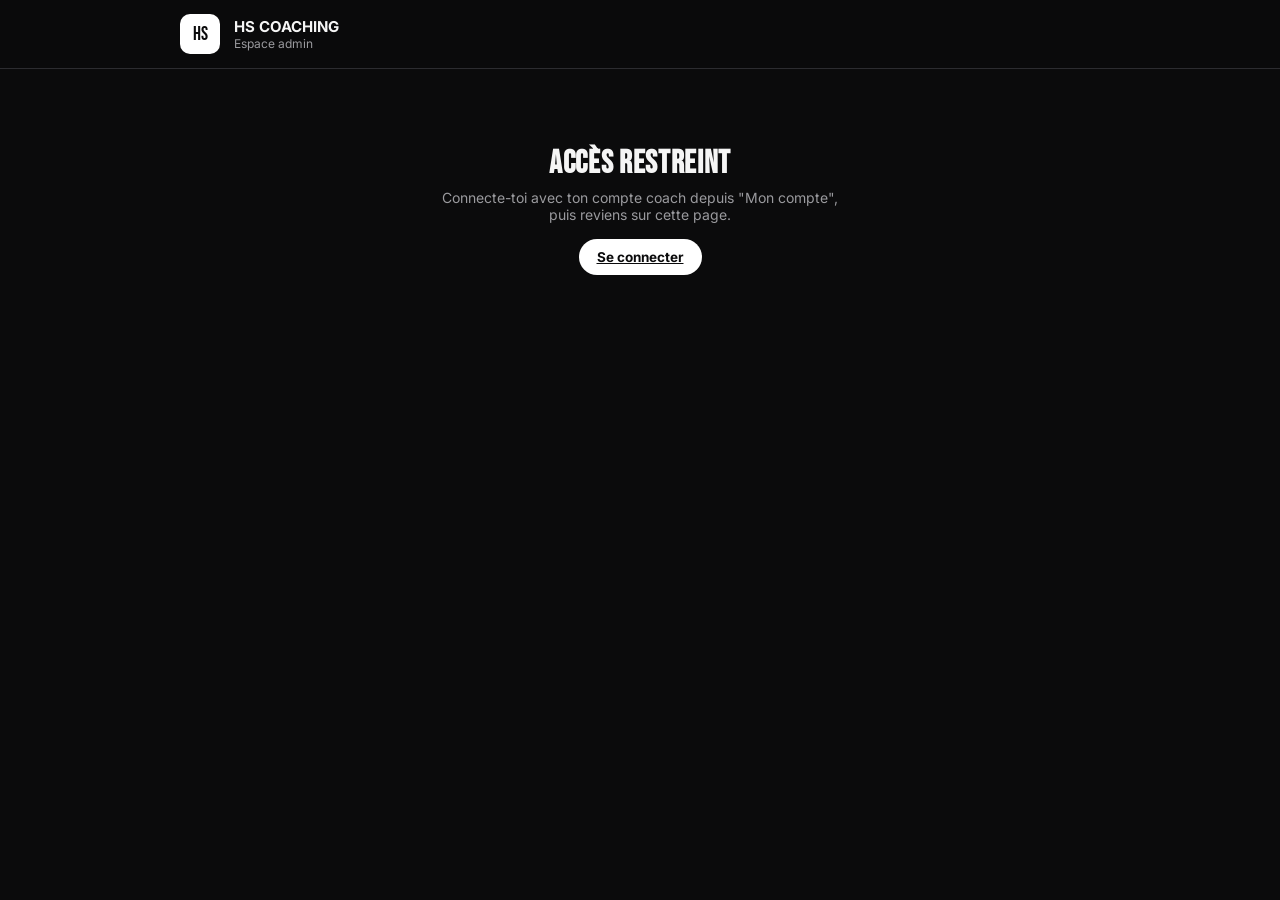
<file: admin(3).html>
<!DOCTYPE html>
<html lang="fr">
<head>
<meta charset="UTF-8">
<meta name="viewport" content="width=device-width, initial-scale=1.0, viewport-fit=cover">
<meta name="theme-color" content="#0b0b0c">
<meta name="robots" content="noindex, nofollow">
<title>HS Coaching — Admin</title>
<link rel="preconnect" href="https://fonts.googleapis.com">
<link rel="preconnect" href="https://fonts.gstatic.com" crossorigin>
<link href="https://fonts.googleapis.com/css2?family=Bebas+Neue&family=Inter:wght@400;500;600;700&display=swap" rel="stylesheet">
<style>
  :root{
    --bg:#0b0b0c; --surface:#16171a; --surface-2:#1f2024; --line:#2c2c30;
    --ink:#f5f5f5; --ink-muted:#9a9a9e; --accent:#ffffff; --accent-ink:#0b0b0c;
    --ok:#ffffff; --warn:#f5f5f5; --radius:14px; box-sizing:border-box;
  }
  *{box-sizing:inherit; margin:0; padding:0;}
  body{background:var(--bg); color:var(--ink); font-family:'Inter',system-ui,sans-serif; min-height:100vh;
    padding-top:env(safe-area-inset-top,0px); padding-bottom:env(safe-area-inset-bottom,0px); -webkit-font-smoothing:antialiased;}
  h1,h2,h3{font-family:'Bebas Neue',sans-serif; letter-spacing:.02em; line-height:.95;}
  a{color:inherit;} button{font-family:inherit;}
  .wrap{max-width:960px; margin:0 auto; padding:0 20px;}
  header.top{position:sticky; top:0; z-index:20; background:rgba(11,11,12,.92); backdrop-filter:blur(10px); border-bottom:1px solid var(--line); padding-top:env(safe-area-inset-top,0px);}
  .top-inner{display:flex; align-items:center; gap:14px; padding:14px 20px; max-width:960px; margin:0 auto;}
  .mark{width:40px; height:40px; border-radius:10px; background:var(--accent); display:flex; align-items:center; justify-content:center; flex:none; font-family:'Bebas Neue'; font-size:19px; color:var(--accent-ink);}
  .brand .b1{font-size:15px; font-weight:700;} .brand .b2{font-size:12px; color:var(--ink-muted);}
  main{padding:28px 0 80px;}
  .center-msg{max-width:420px; margin:80px auto; text-align:center;}
  .center-msg p{color:var(--ink-muted); font-size:14px; margin-top:10px;}
  .tabs{display:flex; gap:6px; border-bottom:1px solid var(--line); margin-bottom:20px; overflow-x:auto;}
  .tab{padding:12px 4px; margin-right:20px; font-size:13.5px; font-weight:600; color:var(--ink-muted); cursor:pointer; border-bottom:2px solid transparent; white-space:nowrap;}
  .tab.active{color:var(--ink); border-color:var(--accent);}
  .subtabs{display:flex; gap:8px; margin-bottom:16px;}
  .subtab{font-size:12.5px; font-weight:600; color:var(--ink-muted); border:1px solid var(--line); padding:7px 14px; border-radius:999px; cursor:pointer;}
  .subtab.active{background:var(--accent); border-color:var(--accent); color:var(--accent-ink);}
  .btn{display:inline-flex; align-items:center; gap:8px; font-size:13.5px; font-weight:700; padding:10px 18px; border-radius:999px; border:none; cursor:pointer;}
  .btn-accent{background:var(--accent); color:var(--accent-ink);}
  .btn-ghost{background:none; border:1px solid var(--line); color:var(--ink);}
  .btn-danger{background:none; border:1px dashed var(--ink-muted); color:var(--ink);}
  .row-actions{display:flex; gap:8px; margin-top:16px; flex-wrap:wrap;}
  .card{background:var(--surface); border:1px solid var(--line); border-radius:12px; padding:14px 16px; margin-bottom:8px; cursor:pointer;}
  .card:hover{border-color:var(--accent);}
  .card .tag{font-size:10.5px; font-weight:700; color:var(--accent); text-transform:uppercase; letter-spacing:.07em;}
  .card h3{font-family:'Inter'; font-weight:700; font-size:15px; margin-top:3px; letter-spacing:0;}
  .card p{color:var(--ink-muted); font-size:12.5px; margin-top:4px;}
  .badge{display:inline-block; background:var(--accent); color:var(--accent-ink); font-size:10.5px; font-weight:800; padding:2px 7px; border-radius:999px; margin-left:8px;}
  .empty{color:var(--ink-muted); font-size:13.5px; padding:16px 0;}
  .field{margin-top:12px;}
  .field label{font-size:12px; color:var(--ink-muted); display:block; margin-bottom:5px; font-weight:600;}
  .field input, .field select, .field textarea{width:100%; background:var(--surface); border:1px solid var(--line); border-radius:10px; color:var(--ink); padding:10px 12px; font-size:13.5px; font-family:inherit;}
  .field textarea{min-height:70px; resize:vertical;}
  .panel{background:var(--surface); border:1px solid var(--line); border-radius:14px; padding:18px; margin-top:14px;}
  .backlink{font-size:13px; color:var(--ink-muted); display:inline-block; margin-bottom:14px; cursor:pointer;}
  .backlink:hover{color:var(--accent);}
  .chat-box{background:var(--surface); border:1px solid var(--line); border-radius:14px; height:420px; display:flex; flex-direction:column;}
  .chat-msgs{flex:1; overflow-y:auto; padding:16px; display:flex; flex-direction:column; gap:8px;}
  .msg{max-width:75%; padding:9px 13px; border-radius:14px; font-size:13.5px; line-height:1.4;}
  .msg.coach{align-self:flex-end; background:var(--accent); color:var(--accent-ink); border-bottom-right-radius:4px;}
  .msg.user{align-self:flex-start; background:var(--surface-2); border-bottom-left-radius:4px;}
  .chat-input{display:flex; border-top:1px solid var(--line); padding:10px;}
  .chat-input input{flex:1; background:none; border:none; outline:none; color:var(--ink); font-size:14px; padding:8px; font-family:inherit;}
  .chat-input button{background:var(--accent); color:var(--accent-ink); border:none; border-radius:10px; padding:0 16px; font-weight:700; cursor:pointer;}
  .ex-mini{display:flex; justify-content:space-between; align-items:center; padding:8px 0; border-top:1px solid var(--line); font-size:13px;}
  .ex-mini button{background:none; border:none; color:var(--ink-muted); cursor:pointer; font-size:15px;}
  .picker{display:flex; gap:8px; margin-top:10px; flex-wrap:wrap;}
  .picker select, .picker input{background:var(--surface-2); border:1px solid var(--line); border-radius:10px; color:var(--ink); padding:9px; font-family:inherit; font-size:13px;}
  .toast{position:fixed; left:50%; bottom:24px; transform:translateX(-50%); background:var(--surface-2); border:1px solid var(--line); padding:12px 20px; border-radius:999px; font-size:13.5px; z-index:80; display:none;}
</style>
</head>
<body>

<header class="top">
  <div class="top-inner">
    <div class="mark">HS</div>
    <div class="brand"><div class="b1">HS COACHING</div><div class="b2">Espace admin</div></div>
  </div>
</header>

<main class="wrap" id="app"></main>
<div class="toast" id="toast"></div>

<script>
const SUPABASE_URL = "https://rvftqdbdibfylauartii.supabase.co";
const SUPABASE_ANON_KEY = "eyJhbGciOiJIUzI1NiIsInR5cCI6IkpXVCJ9.eyJpc3MiOiJzdXBhYmFzZSIsInJlZiI6InJ2ZnRxZGJkaWJmeWxhdWFydGlpIiwicm9sZSI6ImFub24iLCJpYXQiOjE3OTA1MjEzMjIsImV4cCI6MjEwNjA5NzMyMn0._WLJkWncu1fwMnlakuPFuJr_I-uvgr_TwvMect8E-a0";
const app = document.getElementById('app');
function toast(msg){ const t=document.getElementById('toast'); t.textContent=msg; t.style.display='block'; clearTimeout(window._t); window._t=setTimeout(()=>t.style.display='none',2200); }
function getSession(){ try{ return JSON.parse(localStorage.getItem('hs_session')||'null'); }catch(e){ return null; } }
async function refreshIfNeeded(){
  const s = getSession();
  if(!s || !s.refresh_token) return;
  const exp = (s.expires_at || 0) * 1000;
  if(exp && Date.now() < exp - 60000) return;
  try{
    const res = await fetch(`${SUPABASE_URL}/auth/v1/token?grant_type=refresh_token`, { method:'POST', headers:{ apikey:SUPABASE_ANON_KEY, 'Content-Type':'application/json' }, body: JSON.stringify({ refresh_token: s.refresh_token }) });
    const data = await res.json();
    if(res.ok && data.access_token) localStorage.setItem('hs_session', JSON.stringify(data)); else localStorage.removeItem('hs_session');
  }catch(e){}
}
async function api(path, opts={}){
  await refreshIfNeeded();
  const s = getSession();
  const res = await fetch(`${SUPABASE_URL}${path}`, { ...opts, headers:{ apikey:SUPABASE_ANON_KEY, Authorization:`Bearer ${s?.access_token}`, 'Content-Type':'application/json', ...(opts.headers||{}) } });
  if(!res.ok){ console.error(await res.text()); throw new Error('api_error'); }
  return res.json();
}

let exercises = []; let exercisesById = {};

async function boot(){
  const s = getSession();
  if(!s || !s.access_token){
    app.innerHTML = `<div class="center-msg"><h1>Accès restreint</h1><p>Connecte-toi avec ton compte coach depuis "Mon compte", puis reviens sur cette page.</p>
      <div class="row-actions" style="justify-content:center;"><a class="btn btn-accent" href="compte.html">Se connecter</a></div></div>`;
    return;
  }
  let profile;
  try{ profile = (await api(`/rest/v1/profiles?select=*&id=eq.${s.user.id}`))[0]; }
  catch(e){ app.innerHTML = `<div class="center-msg"><h1>Erreur</h1><p>Impossible de vérifier ton accès.</p></div>`; return; }
  if(!profile || profile.role !== 'admin'){
    app.innerHTML = `<div class="center-msg"><h1>Accès refusé</h1><p>Cette section est réservée au coach.</p></div>`;
    return;
  }
  exercises = await api('/rest/v1/exercises?select=*&order=category,name');
  exercisesById = Object.fromEntries(exercises.map(e=>[e.id,e]));
  renderDashboard();
}

let currentTab = 'messages';
function renderDashboard(){
  app.innerHTML = `
    <h1>Bonjour coach 👋</h1>
    <div class="tabs">
      <div class="tab" data-t="messages">Messages</div>
      <div class="tab" data-t="programmes">Programmes</div>
      <div class="tab" data-t="exercices">Fiches exercices</div>
    </div>
    <div id="tabBody"></div>
  `;
  [...document.querySelectorAll('.tab')].forEach(t=> t.addEventListener('click', ()=>{ currentTab=t.dataset.t; paint(); load(); }));
  paint(); load();
}
function paint(){ [...document.querySelectorAll('.tab')].forEach(t=> t.classList.toggle('active', t.dataset.t===currentTab)); }
function load(){
  if(currentTab==='messages') renderMessages();
  else if(currentTab==='programmes') renderProgramsTab();
  else renderExercisesTab();
}

// ================= MESSAGES =================
let msgSub = 'conversations';
async function renderMessages(){
  document.getElementById('tabBody').innerHTML = `
    <div class="subtabs">
      <div class="subtab" data-s="conversations">Discussions clients</div>
      <div class="subtab" data-s="contacts">Demandes de contact</div>
    </div>
    <div id="msgBody"><div class="empty">Chargement…</div></div>
  `;
  [...document.querySelectorAll('.subtab')].forEach(t=> t.addEventListener('click', ()=>{ msgSub=t.dataset.s; paintSub(); loadSub(); }));
  paintSub(); loadSub();
}
function paintSub(){ [...document.querySelectorAll('.subtab')].forEach(t=> t.classList.toggle('active', t.dataset.s===msgSub)); }
function loadSub(){ if(msgSub==='conversations') loadConversations(); else loadContacts(); }

async function loadConversations(){
  const convs = await api('/rest/v1/conversations?select=*&order=created_at.desc');
  if(!convs.length){ document.getElementById('msgBody').innerHTML = '<div class="empty">Aucune discussion pour le moment.</div>'; return; }
  const ids = [...new Set(convs.map(c=>c.user_id))];
  const profs = await api(`/rest/v1/profiles?select=id,full_name,email&id=in.(${ids.join(',')})`);
  const profById = Object.fromEntries(profs.map(p=>[p.id,p]));
  const unread = await api(`/rest/v1/messages?select=conversation_id&sender=eq.user&read=eq.false`);
  const unreadCount = {}; unread.forEach(m=> unreadCount[m.conversation_id] = (unreadCount[m.conversation_id]||0)+1);
  document.getElementById('msgBody').innerHTML = convs.map(c=>{
    const p = profById[c.user_id] || {};
    const n = unreadCount[c.id];
    return `<div class="card" onclick="openConversation('${c.id}','${(p.full_name||p.email||'Client').replace(/'/g,"\\'")}')">
      <h3>${p.full_name || p.email || 'Client'} ${n?`<span class="badge">${n}</span>`:''}</h3>
      <p>${p.email||''}</p>
    </div>`;
  }).join('');
}
async function openConversation(convId, name){
  document.getElementById('msgBody').innerHTML = `
    <a class="backlink" onclick="loadConversations()">← Toutes les discussions</a>
    <h3 style="font-family:Inter; font-weight:700; margin-bottom:10px;">${name}</h3>
    <div class="chat-box"><div class="chat-msgs" id="cMsgs"><div class="empty">Chargement…</div></div>
      <div class="chat-input"><input id="cInput" type="text" placeholder="Répondre…" onkeydown="if(event.key==='Enter')sendCoachMsg('${convId}')"><button onclick="sendCoachMsg('${convId}')">Envoyer</button></div></div>
  `;
  await api(`/rest/v1/messages?conversation_id=eq.${convId}&sender=eq.user&read=eq.false`, { method:'PATCH', body: JSON.stringify({ read:true }) });
  const msgs = await api(`/rest/v1/messages?select=*&conversation_id=eq.${convId}&order=created_at`);
  document.getElementById('cMsgs').innerHTML = msgs.map(m=>`<div class="msg ${m.sender}">${m.content}</div>`).join('') || '<div class="empty">Pas encore de message.</div>';
  document.getElementById('cMsgs').scrollTop = 999999;
}
async function sendCoachMsg(convId){
  const input = document.getElementById('cInput'); const content = input.value.trim();
  if(!content) return; input.value='';
  await api('/rest/v1/messages', { method:'POST', body: JSON.stringify({ conversation_id: convId, sender:'coach', content }) });
  const msgs = await api(`/rest/v1/messages?select=*&conversation_id=eq.${convId}&order=created_at`);
  document.getElementById('cMsgs').innerHTML = msgs.map(m=>`<div class="msg ${m.sender}">${m.content}</div>`).join('');
  document.getElementById('cMsgs').scrollTop = 999999;
}
async function loadContacts(){
  const reqs = await api('/rest/v1/coach_contact_requests?select=*&order=created_at.desc');
  document.getElementById('msgBody').innerHTML = reqs.length ? reqs.map(r=>`
    <div class="card" onclick="markContact('${r.id}')">
      <div class="tag">${r.status}</div>
      <h3>${r.name}</h3>
      <p>${r.email||r.phone||''} ${r.message?'— '+r.message:''}</p>
    </div>`).join('') : '<div class="empty">Aucune demande de contact.</div>';
}
async function markContact(id){
  await api(`/rest/v1/coach_contact_requests?id=eq.${id}`, { method:'PATCH', body: JSON.stringify({ status:'handled' }) });
  toast('Marquée comme traitée'); loadContacts();
}

// ================= PROGRAMMES =================
async function renderProgramsTab(){
  document.getElementById('tabBody').innerHTML = `
    <div class="row-actions"><button class="btn btn-accent" onclick="renderProgramForm()">+ Nouveau programme</button></div>
    <div id="progList" style="margin-top:16px;"><div class="empty">Chargement…</div></div>
  `;
  const progs = await api('/rest/v1/programs?select=*&order=is_official.desc,created_at.desc');
  const ownerIds = [...new Set(progs.map(p=>p.owner_user_id).filter(Boolean))];
  let profById = {};
  if(ownerIds.length){
    const profs = await api(`/rest/v1/profiles?select=id,full_name,email&id=in.(${ownerIds.join(',')})`);
    profById = Object.fromEntries(profs.map(p=>[p.id,p]));
  }
  document.getElementById('progList').innerHTML = progs.length ? progs.map(p=>{
    const owner = p.owner_user_id ? (profById[p.owner_user_id]?.full_name || profById[p.owner_user_id]?.email || 'client') : null;
    return `<div class="card" onclick="renderProgramForm('${p.id}')">
      <div class="tag">${p.is_official ? 'Officiel — tous les visiteurs' : (owner ? 'Assigné à '+owner : 'Perso visiteur')}</div>
      <h3>${p.name}</h3><p>${p.description||''}</p>
    </div>`;
  }).join('') : '<div class="empty">Aucun programme.</div>';
}

async function renderProgramForm(programId){
  let program = null, items = [];
  if(programId){
    program = (await api(`/rest/v1/programs?select=*&id=eq.${programId}`))[0];
    items = await api(`/rest/v1/program_exercises?select=*&program_id=eq.${programId}&order=order_index`);
  }
  const clients = await api('/rest/v1/profiles?select=id,full_name,email&role=eq.client&order=full_name');
  const options = exercises.map(e=>`<option value="${e.id}">${e.name}</option>`).join('');
  const clientOptions = clients.map(c=>`<option value="${c.id}" ${program?.owner_user_id===c.id?'selected':''}>${c.full_name||c.email}</option>`).join('');
  document.getElementById('tabBody').innerHTML = `
    <a class="backlink" onclick="renderProgramsTab()">← Tous les programmes</a>
    <div class="panel">
      <div class="field"><label>Nom du programme</label><input id="pfName" value="${program?.name||''}"></div>
      <div class="field"><label>Description</label><textarea id="pfDesc">${program?.description||''}</textarea></div>
      <div class="field"><label>Destinataire</label>
        <select id="pfTarget">
          <option value="official" ${program?.is_official?'selected':''}>Officiel — visible par tous les visiteurs</option>
          <option value="client" ${(program && !program.is_official && program.owner_user_id)?'selected':''}>Un client en particulier</option>
        </select>
      </div>
      <div class="field" id="pfClientWrap" style="${(program && !program.is_official) ? '' : 'display:none;'}">
        <label>Client</label><select id="pfClient">${clientOptions}</select>
      </div>
      <div class="row-actions">
        <button class="btn btn-accent" onclick="saveProgramForm('${programId||''}')">${programId?'Enregistrer':'Créer le programme'}</button>
        ${programId ? `<button class="btn btn-danger" onclick="deleteProgramForm('${programId}')">Supprimer le programme</button>` : ''}
      </div>
    </div>
    <div class="panel">
      <h3 style="font-family:Inter; font-weight:700; font-size:15px; margin-bottom:8px;">Exercices</h3>
      <div id="pfExList">${items.map(it=>exMiniHtml(it)).join('') || '<div class="empty">Aucun exercice.</div>'}</div>
      ${programId ? `<div class="picker">
        <select id="pfPickEx">${options}</select>
        <input id="pfSets" type="number" placeholder="Séries" style="width:70px;">
        <input id="pfReps" type="text" placeholder="Reps" style="width:70px;">
        <input id="pfRest" type="number" placeholder="Repos(s)" style="width:80px;">
        <button class="btn btn-ghost" onclick="addExToProgram('${programId}')">Ajouter</button>
      </div>` : `<p class="empty">Enregistre d'abord le programme pour pouvoir y ajouter des exercices.</p>`}
    </div>
  `;
  document.getElementById('pfTarget').addEventListener('change', e=>{
    document.getElementById('pfClientWrap').style.display = e.target.value==='client' ? '' : 'none';
  });
}
function exMiniHtml(it){
  const ex = exercisesById[it.exercise_id];
  return `<div class="ex-mini"><span>${ex?ex.name:'Exercice'} — ${it.sets||'-'}×${it.reps||'-'} (repos ${it.rest_seconds||'-'}s)</span>
    <button onclick="removeExFromProgram('${it.id}','${it.program_id}')">✕</button></div>`;
}
async function saveProgramForm(programId){
  const name = document.getElementById('pfName').value.trim();
  const desc = document.getElementById('pfDesc').value.trim();
  const target = document.getElementById('pfTarget').value;
  const clientId = target==='client' ? document.getElementById('pfClient').value : null;
  if(!name){ toast('Donne un nom au programme'); return; }
  const body = { name, description: desc||null, is_official: target==='official', owner_user_id: clientId };
  if(programId){
    await api(`/rest/v1/programs?id=eq.${programId}`, { method:'PATCH', body: JSON.stringify(body) });
    toast('Programme mis à jour'); renderProgramForm(programId);
  } else {
    const created = await api('/rest/v1/programs', { method:'POST', headers:{Prefer:'return=representation'}, body: JSON.stringify(body) });
    toast('Programme créé'); renderProgramForm(created[0].id);
  }
}
async function deleteProgramForm(programId){
  if(!confirm('Supprimer ce programme ?')) return;
  await api(`/rest/v1/programs?id=eq.${programId}`, { method:'DELETE' });
  toast('Programme supprimé'); renderProgramsTab();
}
async function addExToProgram(programId){
  const exId = document.getElementById('pfPickEx').value;
  const sets = parseInt(document.getElementById('pfSets').value)||3;
  const reps = document.getElementById('pfReps').value || '10-12';
  const rest = parseInt(document.getElementById('pfRest').value)||90;
  const items = await api(`/rest/v1/program_exercises?select=order_index&program_id=eq.${programId}&order=order_index.desc&limit=1`);
  const nextOrder = items.length ? items[0].order_index+1 : 1;
  await api('/rest/v1/program_exercises', { method:'POST', body: JSON.stringify({ program_id: programId, exercise_id: exId, order_index: nextOrder, sets, reps, rest_seconds: rest }) });
  renderProgramForm(programId);
}
async function removeExFromProgram(itemId, programId){
  await api(`/rest/v1/program_exercises?id=eq.${itemId}`, { method:'DELETE' });
  toast('Exercice retiré');
  renderProgramForm(programId);
}

// ================= EXERCICES =================
async function renderExercisesTab(){
  document.getElementById('tabBody').innerHTML = `
    <div class="row-actions"><button class="btn btn-accent" onclick="renderExerciseForm()">+ Nouvel exercice</button></div>
    <div id="exList" style="margin-top:16px;">${exercises.map(e=>`
      <div class="card" onclick="renderExerciseForm('${e.id}')"><div class="tag">${e.category}</div><h3>${e.name}</h3><p>${e.short_description||''}</p></div>
    `).join('')}</div>
  `;
}
function renderExerciseForm(exId){
  const ex = exId ? exercisesById[exId] : null;
  document.getElementById('tabBody').innerHTML = `
    <a class="backlink" onclick="renderExercisesTab()">← Toutes les fiches</a>
    <div class="panel">
      <div class="field"><label>Nom</label><input id="efName" value="${ex?.name||''}"></div>
      <div class="field"><label>Catégorie</label>
        <select id="efCat">${["Jambes","Dos","Pectoraux","Épaules","Bras","Abdos"].map(c=>`<option ${ex?.category===c?'selected':''}>${c}</option>`).join('')}</select>
      </div>
      <div class="field"><label>Description courte</label><input id="efShort" value="${ex?.short_description||''}"></div>
      <div class="field"><label>Consigne</label><textarea id="efInstr">${ex?.instructions||''}</textarea></div>
      <div class="field"><label>Points techniques (un par ligne)</label><textarea id="efPoints">${(ex?.technique_points||[]).join('\n')}</textarea></div>
      <div class="row-actions">
        <button class="btn btn-accent" onclick="saveExercise('${exId||''}')">${exId?'Enregistrer':'Créer la fiche'}</button>
        ${exId?`<button class="btn btn-danger" onclick="deleteExercise('${exId}')">Supprimer</button>`:''}
      </div>
    </div>
  `;
}
async function saveExercise(exId){
  const name = document.getElementById('efName').value.trim();
  if(!name){ toast('Nom requis'); return; }
  const slug = name.toLowerCase().normalize('NFD').replace(/[\u0300-\u036f]/g,'').replace(/[^a-z0-9]+/g,'-').replace(/(^-|-$)/g,'');
  const body = {
    name, slug, category: document.getElementById('efCat').value,
    short_description: document.getElementById('efShort').value.trim(),
    instructions: document.getElementById('efInstr').value.trim(),
    technique_points: document.getElementById('efPoints').value.split('\n').map(s=>s.trim()).filter(Boolean)
  };
  if(exId){
    await api(`/rest/v1/exercises?id=eq.${exId}`, { method:'PATCH', body: JSON.stringify(body) });
  } else {
    await api('/rest/v1/exercises', { method:'POST', body: JSON.stringify(body) });
  }
  toast('Fiche enregistrée');
  exercises = await api('/rest/v1/exercises?select=*&order=category,name');
  exercisesById = Object.fromEntries(exercises.map(e=>[e.id,e]));
  renderExercisesTab();
}
async function deleteExercise(exId){
  if(!confirm('Supprimer cette fiche ? (impossible si elle est utilisée dans un programme)')) return;
  try{
    await api(`/rest/v1/exercises?id=eq.${exId}`, { method:'DELETE' });
    toast('Fiche supprimée');
    exercises = exercises.filter(e=>e.id!==exId); exercisesById = Object.fromEntries(exercises.map(e=>[e.id,e]));
    renderExercisesTab();
  }catch(e){ toast('Cette fiche est utilisée dans un programme, retire-la d\'abord.'); }
}

function showFatal(msg){
  app.innerHTML = '<div class="center-msg"><h1>Oups</h1><p>Une erreur empêche l\'affichage de l\'espace admin.</p><p style="font-size:12px;word-break:break-word;">'+String(msg)+'</p><div class="row-actions" style="justify-content:center;"><a class="btn btn-accent" href="compte.html">Retour à Mon compte</a></div></div>';
}
window.addEventListener('unhandledrejection', e=> showFatal(e.reason && e.reason.message ? e.reason.message : e.reason));
window.addEventListener('error', e=> showFatal(e.message));
boot().catch(showFatal);
</script>
</body>
</html>
</file>
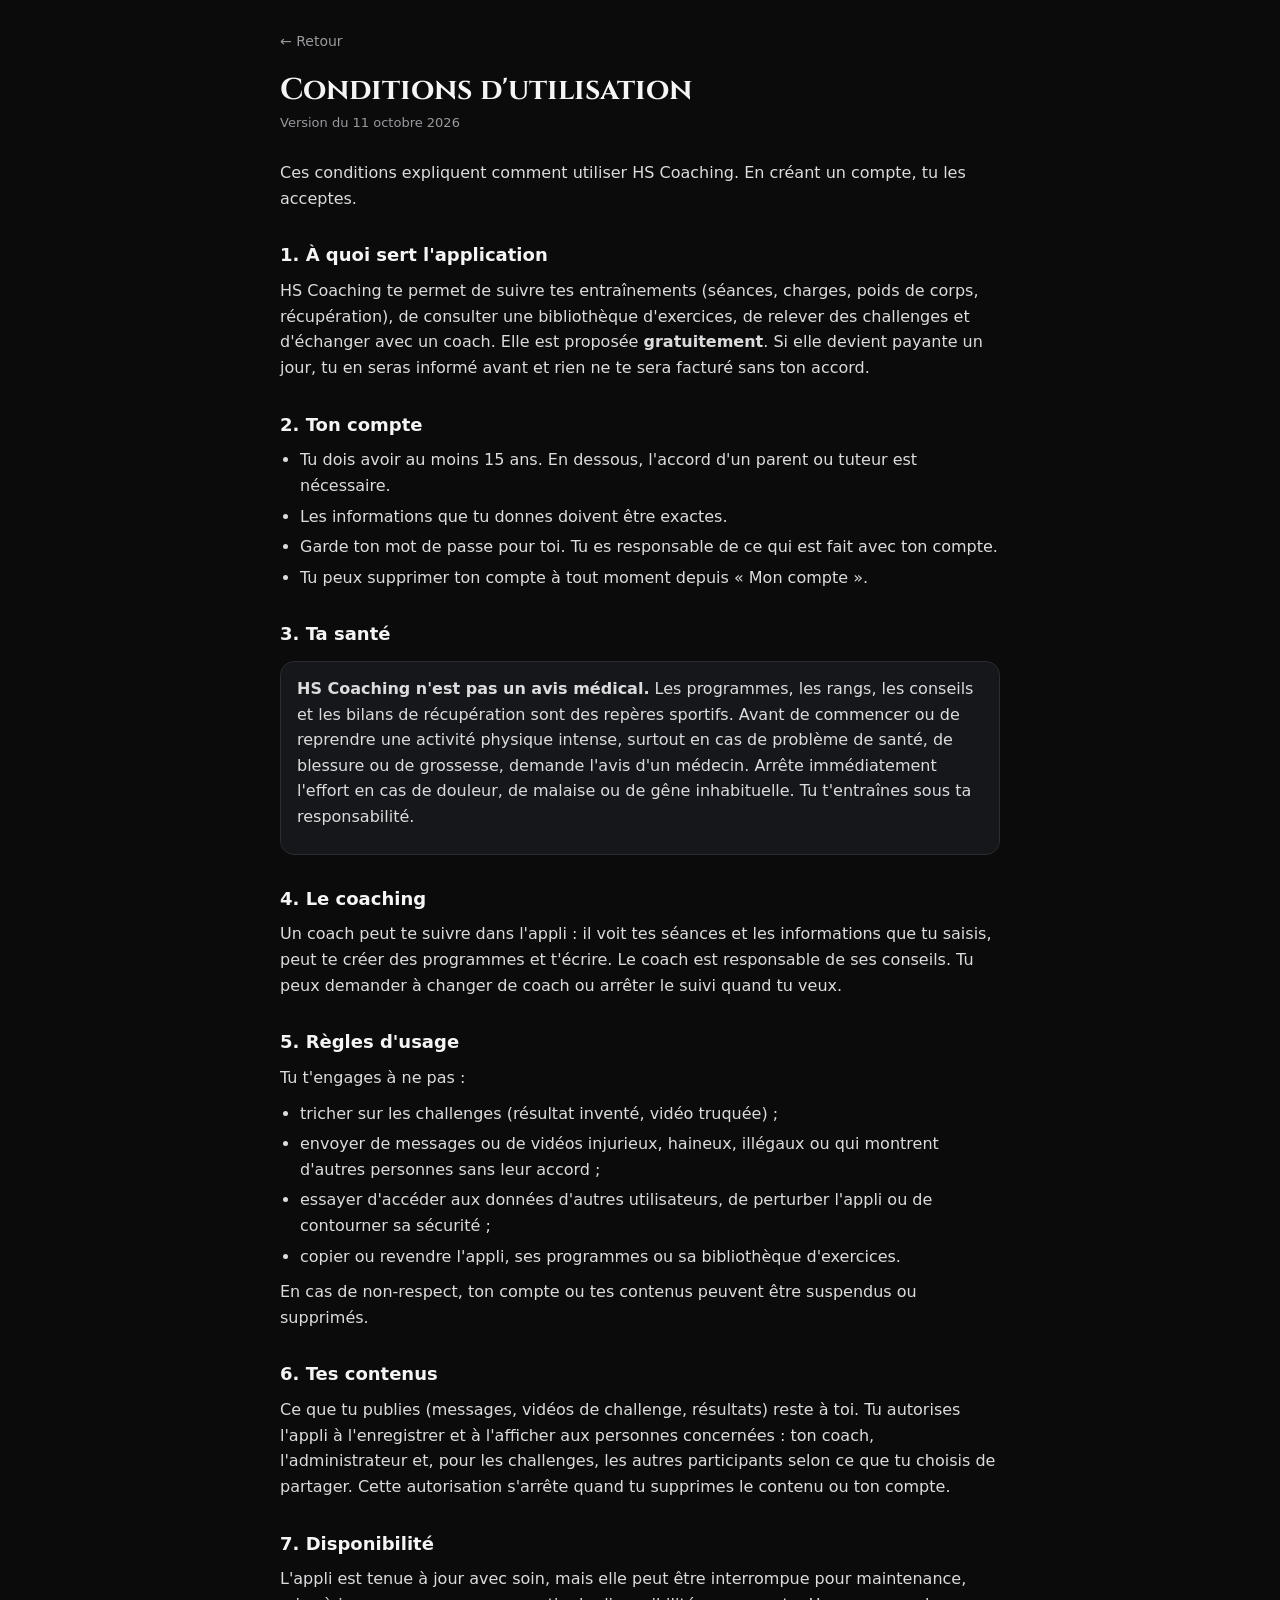
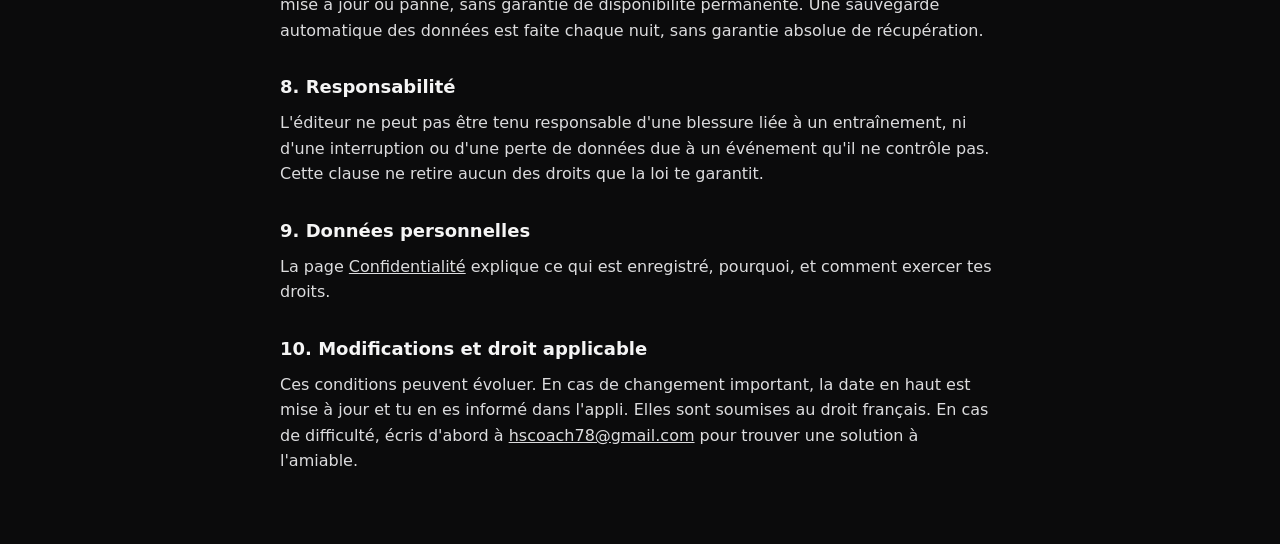
<file: cgu.html>
<!DOCTYPE html> <html lang="fr"> <head> <meta charset="UTF-8"> <meta name="viewport" content="width=device-width,initial-scale=1,viewport-fit=cover"> <meta name="theme-color" content="#0b0b0c"> <title>HS Coaching — Conditions d'utilisation</title> <link rel="icon" href="icon-192.png"> <link rel="stylesheet" href="fonts/fonts.css"> <style>:root{--bg:#0b0b0c;--surface:#16171a;--line:#2c2c30;--ink:#f5f5f5;--ink-muted:#9a9a9e;color-scheme:dark;box-sizing:border-box}*{box-sizing:inherit;margin:0;padding:0}body{background:var(--bg);color:var(--ink);font-family:Inter,system-ui,sans-serif;line-height:1.6;font-size:16px;padding:env(safe-area-inset-top,0) 0 env(safe-area-inset-bottom,0);-webkit-font-smoothing:antialiased}.wrap{max-width:760px;margin:0 auto;padding:28px 20px 60px}a{color:inherit}.back{display:inline-block;margin-bottom:22px;font-size:14px;color:var(--ink-muted);text-decoration:none}h1{font-family:Cinzel,Georgia,serif;font-size:30px;line-height:1.1;margin-bottom:6px}.upd{color:var(--ink-muted);font-size:13px;margin-bottom:26px}h2{font-size:18px;margin:30px 0 8px}li,p{color:#dcdcde}p{margin-bottom:10px}ul{margin:0 0 10px 20px}li{margin-bottom:5px}.box{background:var(--surface);border:1px solid var(--line);border-radius:14px;padding:14px 16px;margin:12px 0}table{width:100%;border-collapse:collapse;margin:10px 0;font-size:14.5px}td,th{text-align:left;padding:9px 10px;border-bottom:1px solid var(--line);vertical-align:top}th{color:var(--ink-muted);font-weight:600;font-size:12.5px;letter-spacing:.04em;text-transform:uppercase}</style> </head> <body> <div class="wrap"> <a class="back" href="index.html" onclick="if(history.length>1)return history.back(),!1">← Retour</a> <h1>Conditions d'utilisation</h1> <p class="upd">Version du 11 octobre 2026</p> <p>Ces conditions expliquent comment utiliser HS Coaching. En créant un compte, tu les acceptes.</p> <h2>1. À quoi sert l'application</h2> <p>HS Coaching te permet de suivre tes entraînements (séances, charges, poids de corps, récupération), de consulter une bibliothèque d'exercices, de relever des challenges et d'échanger avec un coach. Elle est proposée <b>gratuitement</b>. Si elle devient payante un jour, tu en seras informé avant et rien ne te sera facturé sans ton accord.</p> <h2>2. Ton compte</h2> <ul> <li>Tu dois avoir au moins 15 ans. En dessous, l'accord d'un parent ou tuteur est nécessaire.</li> <li>Les informations que tu donnes doivent être exactes.</li> <li>Garde ton mot de passe pour toi. Tu es responsable de ce qui est fait avec ton compte.</li> <li>Tu peux supprimer ton compte à tout moment depuis « Mon compte ».</li> </ul> <h2>3. Ta santé</h2> <div class="box"> <p><b>HS Coaching n'est pas un avis médical.</b> Les programmes, les rangs, les conseils et les bilans de récupération sont des repères sportifs. Avant de commencer ou de reprendre une activité physique intense, surtout en cas de problème de santé, de blessure ou de grossesse, demande l'avis d'un médecin. Arrête immédiatement l'effort en cas de douleur, de malaise ou de gêne inhabituelle. Tu t'entraînes sous ta responsabilité.</p> </div> <h2>4. Le coaching</h2> <p>Un coach peut te suivre dans l'appli : il voit tes séances et les informations que tu saisis, peut te créer des programmes et t'écrire. Le coach est responsable de ses conseils. Tu peux demander à changer de coach ou arrêter le suivi quand tu veux.</p> <h2>5. Règles d'usage</h2> <p>Tu t'engages à ne pas :</p> <ul> <li>tricher sur les challenges (résultat inventé, vidéo truquée) ;</li> <li>envoyer de messages ou de vidéos injurieux, haineux, illégaux ou qui montrent d'autres personnes sans leur accord ;</li> <li>essayer d'accéder aux données d'autres utilisateurs, de perturber l'appli ou de contourner sa sécurité ;</li> <li>copier ou revendre l'appli, ses programmes ou sa bibliothèque d'exercices.</li> </ul> <p>En cas de non-respect, ton compte ou tes contenus peuvent être suspendus ou supprimés.</p> <h2>6. Tes contenus</h2> <p>Ce que tu publies (messages, vidéos de challenge, résultats) reste à toi. Tu autorises l'appli à l'enregistrer et à l'afficher aux personnes concernées : ton coach, l'administrateur et, pour les challenges, les autres participants selon ce que tu choisis de partager. Cette autorisation s'arrête quand tu supprimes le contenu ou ton compte.</p> <h2>7. Disponibilité</h2> <p>L'appli est tenue à jour avec soin, mais elle peut être interrompue pour maintenance, mise à jour ou panne, sans garantie de disponibilité permanente. Une sauvegarde automatique des données est faite chaque nuit, sans garantie absolue de récupération.</p> <h2>8. Responsabilité</h2> <p>L'éditeur ne peut pas être tenu responsable d'une blessure liée à un entraînement, ni d'une interruption ou d'une perte de données due à un événement qu'il ne contrôle pas. Cette clause ne retire aucun des droits que la loi te garantit.</p> <h2>9. Données personnelles</h2> <p>La page <a href="confidentialite.html">Confidentialité</a> explique ce qui est enregistré, pourquoi, et comment exercer tes droits.</p> <h2>10. Modifications et droit applicable</h2> <p>Ces conditions peuvent évoluer. En cas de changement important, la date en haut est mise à jour et tu en es informé dans l'appli. Elles sont soumises au droit français. En cas de difficulté, écris d'abord à <a href="mailto:hscoach78@gmail.com">hscoach78@gmail.com</a> pour trouver une solution à l'amiable.</p> </div> </body> </html>
</file>
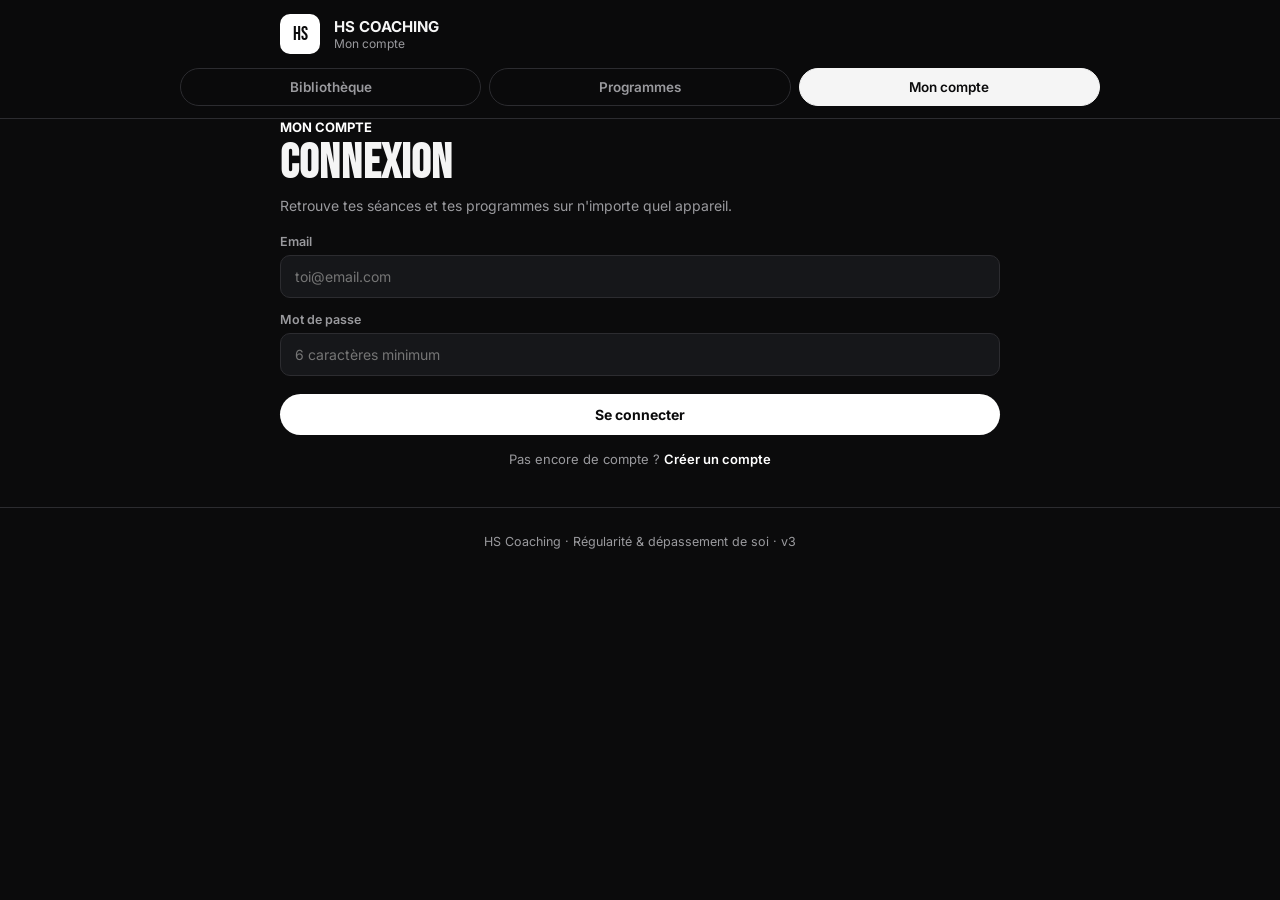
<file: compte(2).html>
<!DOCTYPE html>
<html lang="fr">
<head>
<meta charset="UTF-8">
<meta name="viewport" content="width=device-width, initial-scale=1.0, viewport-fit=cover">
<meta name="theme-color" content="#0b0b0c">
<title>HS Coaching — Mon compte</title>
<link rel="preconnect" href="https://fonts.googleapis.com">
<link rel="preconnect" href="https://fonts.gstatic.com" crossorigin>
<link href="https://fonts.googleapis.com/css2?family=Bebas+Neue&family=Inter:wght@400;500;600;700&display=swap" rel="stylesheet">
<style>
  :root{
    --bg:#0b0b0c; --surface:#16171a; --surface-2:#1f2024; --line:#2c2c30;
    --ink:#f5f5f5; --ink-muted:#9a9a9e; --accent:#ffffff; --accent-ink:#0b0b0c;
    --ok:#ffffff; --radius:14px; box-sizing:border-box;
  }
  *{box-sizing:inherit; margin:0; padding:0;}
  html,body{height:100%;}
  body{background:var(--bg); color:var(--ink); font-family:'Inter',system-ui,sans-serif;
    padding-top:env(safe-area-inset-top,0px); padding-bottom:env(safe-area-inset-bottom,0px); -webkit-font-smoothing:antialiased;}
  h1,h2,h3{font-family:'Bebas Neue',sans-serif; letter-spacing:.02em; line-height:.95;}
  a{color:inherit;}
  button{font-family:inherit;}
  .wrap{max-width:760px; margin:0 auto; padding:0 20px;}

  header.top{position:sticky; top:0; z-index:20; background:rgba(11,11,12,.9); backdrop-filter:blur(10px);
    border-bottom:1px solid var(--line); padding-top:env(safe-area-inset-top,0px);}
  .top-inner{display:flex; align-items:center; gap:14px; padding:14px 20px; max-width:760px; margin:0 auto;}
  .mark{width:40px; height:40px; border-radius:10px; background:var(--accent); display:flex; align-items:center; justify-content:center;
    flex:none; font-family:'Bebas Neue'; font-size:19px; color:var(--accent-ink);}
  .brand{flex:1;}
  .brand .b1{font-size:15px; font-weight:700;}
  .brand .b2{font-size:12px; color:var(--ink-muted);}
  .nav-link{font-size:14px; font-weight:600; color:var(--ink-muted); border:1px solid var(--line); padding:8px 14px; border-radius:999px;}
  .nav-link:hover{color:var(--ink); border-color:var(--accent);}

  main{padding:32px 0 90px;}
  .eyebrow{color:var(--accent); font-weight:700; font-size:13px; margin-bottom:6px;}
  h1.page{font-size:clamp(32px,7vw,48px); margin-bottom:10px;}
  .subtitle{color:var(--ink-muted); font-size:14px; max-width:52ch; margin-bottom:20px;}

  .field{margin-top:14px;}
  .field label{font-size:12.5px; color:var(--ink-muted); display:block; margin-bottom:6px; font-weight:600;}
  .field input{width:100%; background:var(--surface); border:1px solid var(--line); border-radius:10px; color:var(--ink); padding:12px 14px; font-size:14px; font-family:inherit;}
  .btn{display:inline-flex; align-items:center; gap:8px; font-size:14px; font-weight:700; padding:12px 20px; border-radius:999px; border:none; cursor:pointer;}
  .btn-accent{background:var(--accent); color:var(--accent-ink);}
  .btn-ghost{background:none; border:1px solid var(--line); color:var(--ink);}
  .btn-ghost:hover{border-color:var(--accent);}
  .btn-block{width:100%; justify-content:center; margin-top:18px;}
  .switch-mode{margin-top:16px; font-size:13px; color:var(--ink-muted); text-align:center;}
  .switch-mode a{color:var(--accent); font-weight:600; cursor:pointer;}
  .error-msg{color:var(--ink); font-size:13px; margin-top:10px; display:none; font-weight:600; border-left:2px solid var(--ink); padding-left:10px;}
  .info-msg{color:var(--ink-muted); font-size:13px; margin-top:14px; background:var(--surface); border:1px solid var(--line); border-radius:10px; padding:12px 14px;}

  .tabs{display:flex; gap:6px; border-bottom:1px solid var(--line); margin-bottom:20px; overflow-x:auto;}
  .tab{padding:12px 4px; margin-right:18px; font-size:13.5px; font-weight:600; color:var(--ink-muted); cursor:pointer; border-bottom:2px solid transparent; white-space:nowrap;}
  .tab.active{color:var(--ink); border-color:var(--accent);}

  .card{background:var(--surface); border:1px solid var(--line); border-radius:12px; padding:16px; margin-bottom:10px;}
  .card .tag{font-size:11px; font-weight:700; color:var(--accent); text-transform:uppercase; letter-spacing:.08em;}
  .card h3{font-family:'Inter'; font-size:16px; font-weight:700; margin-top:4px; letter-spacing:0;}
  .card p{color:var(--ink-muted); font-size:13px; margin-top:6px;}
  .empty{color:var(--ink-muted); font-size:13.5px; padding:14px 0;}

  .log-line{display:flex; justify-content:space-between; font-size:13px; padding:6px 0; border-top:1px solid var(--line); color:var(--ink-muted);}
  .log-line b{color:var(--ink); font-weight:600;}

  .chat-box{background:var(--surface); border:1px solid var(--line); border-radius:14px; height:400px; display:flex; flex-direction:column;}
  .chat-msgs{flex:1; overflow-y:auto; padding:16px; display:flex; flex-direction:column; gap:8px;}
  .msg{max-width:75%; padding:10px 14px; border-radius:14px; font-size:13.5px; line-height:1.4;}
  .msg.user{align-self:flex-end; background:var(--accent); color:var(--accent-ink); border-bottom-right-radius:4px;}
  .msg.coach{align-self:flex-start; background:var(--surface-2); border-bottom-left-radius:4px;}
  .chat-input{display:flex; border-top:1px solid var(--line); padding:10px;}
  .chat-input input{flex:1; background:none; border:none; outline:none; color:var(--ink); font-size:14px; padding:8px; font-family:inherit;}
  .chat-input button{background:var(--accent); color:var(--accent-ink); border:none; border-radius:10px; padding:0 16px; font-weight:700; cursor:pointer;}

  .profile-row{display:flex; justify-content:space-between; align-items:center; padding:12px 0; border-top:1px solid var(--line); font-size:14px;}
  .profile-row:first-child{border-top:none;}

  footer{border-top:1px solid var(--line); padding:26px 0; text-align:center; color:var(--ink-muted); font-size:12.5px; margin-top:40px;}

  .navrow{display:flex; gap:8px; max-width:960px; margin:0 auto; padding:0 20px 12px; overflow-x:auto; scrollbar-width:none;}
  .navrow::-webkit-scrollbar{display:none;}
  .navrow a{flex:1; text-align:center; font-size:13.5px; font-weight:600; color:var(--ink-muted); border:1px solid var(--line); padding:10px 14px; border-radius:999px; white-space:nowrap; text-decoration:none;}
  .navrow a.active{background:var(--ink); border-color:var(--ink); color:var(--bg);}
</style>
</head>
<body>

<header class="top">
  <div class="top-inner">
    <div class="mark">HS</div>
    <div class="brand"><div class="b1">HS COACHING</div><div class="b2">Mon compte</div></div>
  </div>
  <nav class="navrow">
    <a href="index.html">Bibliothèque</a>
    <a href="programmes.html">Programmes</a>
    <a href="compte.html" class="active">Mon compte</a>
  </nav>
</header>
<script>
(function(){
  var n=document.querySelector('.navrow');
  if(n && localStorage.getItem('hs_role')==='admin' && !n.querySelector('[href="admin.html"]')){
    n.insertAdjacentHTML('beforeend','<a href="admin.html">Espace coach</a>');
  }
})();
</script>


<main class="wrap" id="app"></main>
<footer>HS Coaching · Régularité &amp; dépassement de soi · v3</footer>

<script>
const SUPABASE_URL = "https://rvftqdbdibfylauartii.supabase.co";
const SUPABASE_ANON_KEY = "eyJhbGciOiJIUzI1NiIsInR5cCI6IkpXVCJ9.eyJpc3MiOiJzdXBhYmFzZSIsInJlZiI6InJ2ZnRxZGJkaWJmeWxhdWFydGlpIiwicm9sZSI6ImFub24iLCJpYXQiOjE3OTA1MjEzMjIsImV4cCI6MjEwNjA5NzMyMn0._WLJkWncu1fwMnlakuPFuJr_I-uvgr_TwvMect8E-a0";
const app = document.getElementById('app');

function getDeviceToken(){
  let t = localStorage.getItem('hs_device_token');
  if(!t){ t = crypto.randomUUID(); localStorage.setItem('hs_device_token', t); }
  return t;
}
function getSession(){
  try{ return JSON.parse(localStorage.getItem('hs_session') || 'null'); }catch(e){ return null; }
}
function setSession(s){ localStorage.setItem('hs_session', JSON.stringify(s)); }
function clearSession(){ localStorage.removeItem('hs_session'); localStorage.removeItem('hs_role'); }

async function authFetch(path, opts={}){
  return fetch(`${SUPABASE_URL}${path}`, {
    ...opts,
    headers: { apikey: SUPABASE_ANON_KEY, 'Content-Type':'application/json', ...(opts.headers||{}) }
  });
}
async function refreshIfNeeded(){
  const s = getSession();
  if(!s || !s.refresh_token) return;
  const exp = (s.expires_at || 0) * 1000;
  if(exp && Date.now() < exp - 60000) return;
  try{
    const res = await authFetch('/auth/v1/token?grant_type=refresh_token', { method:'POST', body: JSON.stringify({ refresh_token: s.refresh_token }) });
    const data = await res.json();
    if(res.ok && data.access_token) setSession(data); else clearSession();
  }catch(e){}
}
async function apiFetch(path, opts={}){
  await refreshIfNeeded();
  const s = getSession();
  return fetch(`${SUPABASE_URL}${path}`, {
    ...opts,
    headers: { apikey: SUPABASE_ANON_KEY, Authorization:`Bearer ${s?.access_token}`, 'Content-Type':'application/json', ...(opts.headers||{}) }
  });
}
async function rpcAuth(fn, params){
  const res = await apiFetch(`/rest/v1/rpc/${fn}`, { method:'POST', body: JSON.stringify(params) });
  return res.ok ? res.json() : Promise.reject(await res.text());
}

// ---------- Auth ----------
let authMode = 'login';
function renderAuth(){
  app.innerHTML = `
    <div class="eyebrow">MON COMPTE</div>
    <h1 class="page">${authMode==='login' ? 'Connexion' : 'Créer un compte'}</h1>
    <p class="subtitle">${authMode==='login' ? 'Retrouve tes séances et tes programmes sur n\'importe quel appareil.' : 'Tes programmes et séances créés sur cet appareil seront automatiquement rattachés à ton compte.'}</p>
    ${authMode==='signup' ? `<div class="field"><label>Prénom</label><input id="aName" type="text" placeholder="Ton prénom"></div>` : ''}
    <div class="field"><label>Email</label><input id="aEmail" type="email" placeholder="toi@email.com"></div>
    <div class="field"><label>Mot de passe</label><input id="aPass" type="password" placeholder="6 caractères minimum"></div>
    <div class="error-msg" id="aError"></div>
    <button class="btn btn-accent btn-block" id="aSubmit" onclick="submitAuth()">${authMode==='login' ? 'Se connecter' : 'Créer mon compte'}</button>
    <div class="switch-mode">
      ${authMode==='login' ? `Pas encore de compte ? <a onclick="authMode='signup'; renderAuth();">Créer un compte</a>`
                            : `Déjà un compte ? <a onclick="authMode='login'; renderAuth();">Se connecter</a>`}
    </div>
  `;
}
async function submitAuth(){
  const email = document.getElementById('aEmail').value.trim();
  const pass = document.getElementById('aPass').value;
  const errEl = document.getElementById('aError');
  errEl.style.display = 'none';
  if(!email || pass.length < 6){ errEl.textContent = 'Email valide et mot de passe (6+ caractères) requis.'; errEl.style.display='block'; return; }
  const btn = document.getElementById('aSubmit'); btn.disabled = true; btn.textContent = 'Patiente…';
  try{
    if(authMode==='signup'){
      const fullName = document.getElementById('aName').value.trim();
      const res = await authFetch('/auth/v1/signup', { method:'POST', body: JSON.stringify({ email, password: pass, data:{ full_name: fullName } }) });
      const data = await res.json();
      if(!res.ok) throw new Error(data.error_description || data.msg || 'Erreur lors de la création du compte.');
      if(data.access_token){
        setSession(data);
        await afterLogin();
      } else {
        app.innerHTML = `<div class="eyebrow">MON COMPTE</div><h1 class="page">Vérifie ta boîte mail</h1>
          <p class="subtitle">Un email de confirmation vient de t'être envoyé. Confirme ton adresse puis reviens te connecter.</p>
          <button class="btn btn-ghost" onclick="authMode='login'; renderAuth();">Retour à la connexion</button>`;
      }
    } else {
      const res = await authFetch('/auth/v1/token?grant_type=password', { method:'POST', body: JSON.stringify({ email, password: pass }) });
      const data = await res.json();
      if(!res.ok) throw new Error(data.error_description || data.msg || 'Email ou mot de passe incorrect.');
      setSession(data);
      await afterLogin();
    }
  }catch(e){
    errEl.textContent = e.message; errEl.style.display = 'block';
  }
  btn.disabled = false; btn.textContent = authMode==='login' ? 'Se connecter' : 'Créer mon compte';
}
async function afterLogin(){
  try{ await rpcAuth('link_guest_to_user', { p_token: getDeviceToken() }); }catch(e){ console.error(e); }
  renderDashboard();
}
function logout(){ clearSession(); authMode='login'; renderAuth(); }

// ---------- Dashboard ----------
let currentTab = 'programmes';
async function syncRole(){
  try{
    const s = getSession();
    const res = await apiFetch(`/rest/v1/profiles?select=role&id=eq.${s.user.id}`);
    const rows = await res.json();
    const role = rows[0] && rows[0].role;
    if(role){ localStorage.setItem('hs_role', role); }
    const n = document.querySelector('.navrow');
    if(role==='admin' && n && !n.querySelector('[href="admin.html"]')) n.insertAdjacentHTML('beforeend','<a href="admin.html">Espace coach</a>');
  }catch(e){}
}
async function renderDashboard(){
  syncRole();
  app.innerHTML = `
    <div class="eyebrow">MON COMPTE</div>
    <h1 class="page">Salut 👋</h1>
    <div class="tabs">
      <div class="tab" data-tab="programmes">Mes programmes</div>
      <div class="tab" data-tab="historique">Historique</div>
      <div class="tab" data-tab="chat">Discussion coach</div>
      <div class="tab" data-tab="profil">Profil</div>
    </div>
    <div id="tabBody"><div class="empty">Chargement…</div></div>
  `;
  [...document.querySelectorAll('.tab')].forEach(t=>{
    t.addEventListener('click', ()=>{ currentTab = t.dataset.tab; paintTabs(); loadTab(); });
  });
  paintTabs();
  loadTab();
}
function paintTabs(){
  [...document.querySelectorAll('.tab')].forEach(t=> t.classList.toggle('active', t.dataset.tab===currentTab));
}
function loadTab(){
  if(currentTab==='programmes') loadProgrammes();
  else if(currentTab==='historique') loadHistorique();
  else if(currentTab==='chat') loadChat();
  else loadProfil();
}

async function loadProgrammes(){
  const res = await apiFetch(`/rest/v1/programs?select=*&order=is_official.desc,created_at.desc`);
  const programs = await res.json();
  document.getElementById('tabBody').innerHTML = programs.length ? programs.map(p=>`
    <div class="card" style="cursor:pointer" onclick="location.href='programmes.html#programme/${p.id}'"><div class="tag">${p.is_official?'Coach':'Perso'}</div><h3>${p.name}</h3><p>${p.description||''}</p><p style="margin-top:8px;color:var(--ink);font-weight:600;">Ouvrir le programme →</p></div>
  `).join('') : '<div class="empty">Aucun programme pour l\'instant. Crée-en un depuis la page Programmes.</div>';
}

async function loadHistorique(){
  const res = await apiFetch(`/rest/v1/sessions?select=id,started_at,completed_at,programs(name)&order=started_at.desc`);
  const sessions = await res.json();
  if(!sessions.length){ document.getElementById('tabBody').innerHTML = '<div class="empty">Aucune séance enregistrée pour l\'instant.</div>'; return; }
  document.getElementById('tabBody').innerHTML = sessions.map(s=>{
    const d = new Date(s.started_at);
    return `<div class="card" style="cursor:pointer" onclick="toggleSessionLogs(this,'${s.id}')">
      <div class="tag">${s.completed_at ? 'Terminée':'En cours'}</div>
      <h3>${s.programs?.name || 'Séance libre'}</h3>
      <p>${d.toLocaleDateString('fr-FR', {day:'numeric',month:'long',year:'numeric'})}</p>
      <div class="logs" style="display:none; margin-top:10px;"></div>
    </div>`;
  }).join('');
}
async function toggleSessionLogs(card, sessionId){
  const box = card.querySelector('.logs');
  if(box.style.display==='block'){ box.style.display='none'; return; }
  if(!box.dataset.loaded){
    const res = await apiFetch(`/rest/v1/session_logs?select=set_number,reps,charge,exercises(name)&session_id=eq.${sessionId}&order=set_number`);
    const logs = await res.json();
    box.innerHTML = logs.length ? logs.map(l=>`<div class="log-line"><span>${l.exercises?.name||''} — série ${l.set_number}</span><b>${l.reps||'-'} reps · ${l.charge||'-'} kg</b></div>`).join('')
      : '<div class="empty">Pas de détail pour cette séance.</div>';
    box.dataset.loaded = '1';
  }
  box.style.display='block';
}

let chatPoll = null; let conversationId = null;
async function loadChat(){
  document.getElementById('tabBody').innerHTML = `<div class="chat-box"><div class="chat-msgs" id="chatMsgs"><div class="empty">Chargement…</div></div>
    <div class="chat-input"><input id="chatInput" type="text" placeholder="Écris un message…" onkeydown="if(event.key==='Enter')sendMessage()"><button onclick="sendMessage()">Envoyer</button></div></div>`;
  let convs = await (await apiFetch(`/rest/v1/conversations?select=id&limit=1`)).json();
  if(!convs.length){
    convs = await (await apiFetch(`/rest/v1/conversations`, { method:'POST', headers:{Prefer:'return=representation'}, body: JSON.stringify({}) })).json();
  }
  conversationId = convs[0].id;
  await refreshMessages();
  clearInterval(chatPoll);
  chatPoll = setInterval(()=>{ if(currentTab==='chat') refreshMessages(); }, 5000);
}
async function refreshMessages(){
  const res = await apiFetch(`/rest/v1/messages?select=*&conversation_id=eq.${conversationId}&order=created_at`);
  const msgs = await res.json();
  const box = document.getElementById('chatMsgs');
  if(!box) return;
  box.innerHTML = msgs.length ? msgs.map(m=>`<div class="msg ${m.sender}">${m.content}</div>`).join('') : '<div class="empty">Dis bonjour à ton coach 👋</div>';
  box.scrollTop = box.scrollHeight;
}
async function sendMessage(){
  const input = document.getElementById('chatInput');
  const content = input.value.trim();
  if(!content) return;
  input.value = '';
  await apiFetch(`/rest/v1/messages`, { method:'POST', body: JSON.stringify({ conversation_id: conversationId, sender:'user', content }) });
  refreshMessages();
}

async function loadProfil(){
  const s = getSession();
  const res = await apiFetch(`/rest/v1/profiles?select=*&id=eq.${s.user.id}`);
  const profiles = await res.json();
  const p = profiles[0] || {};
  document.getElementById('tabBody').innerHTML = `
    <div class="card">
      <div class="profile-row"><span>Nom</span><b>${p.full_name || '—'}</b></div>
      <div class="profile-row"><span>Email</span><b>${s.user.email}</b></div>
      <div class="profile-row"><span>Statut</span><b>${p.role==='admin' ? 'Coach (admin)' : 'Client'}</b></div>
    </div>
    ${p.role==='admin' ? '<a class="btn btn-accent btn-block" href="admin.html" style="text-decoration:none;">Ouvrir mon espace coach →</a>' : ''}
    <button class="btn btn-ghost btn-block" onclick="logout()">Se déconnecter</button>
  `;
}

// ---------- Boot ----------
(function boot(){
  const s = getSession();
  if(s && s.access_token){ renderDashboard(); } else { renderAuth(); }
})();
</script>
</body>
</html>
</file>
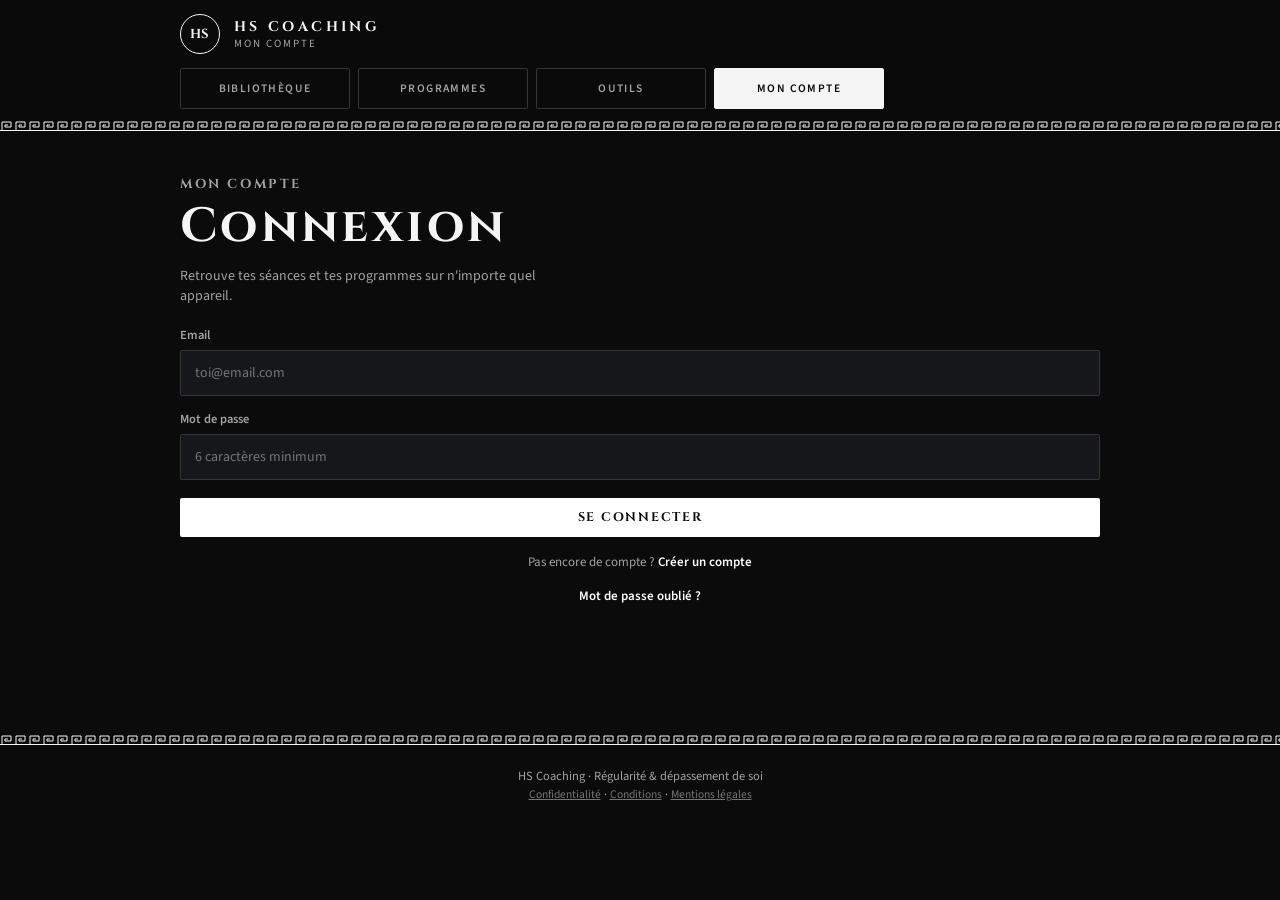
<file: compte.html>
<!DOCTYPE html> <html lang="fr"> <head> <!-- © 2026 HS Coaching – Tous droits réservés. Reproduction, extraction ou réutilisation, même partielle, interdites sans autorisation écrite. --> <meta name="copyright" content="© 2026 HS Coaching"> <script>if(window.top!==window.self)try{window.top.location=window.self.location}catch(o){document.documentElement.style.display="none"}</script> <meta charset="UTF-8"> <meta name="viewport" content="width=device-width,initial-scale=1,viewport-fit=cover"> <meta name="theme-color" content="#0b0b0c"> <title>HS Coaching — Mon compte</title> <link rel="manifest" href="manifest.json"> <link rel="icon" href="icon-192.png"> <link rel="apple-touch-icon" href="icon-192.png"> <link rel="preload" href="fonts/source-sans-3-latin-400-normal.woff2" as="font" type="font/woff2" crossorigin> <link rel="stylesheet" href="fonts/fonts.css"> <style>:root{--bg:#0b0b0c;--surface:#16171a;--surface-2:#1f2024;--line:#2c2c30;--ink:#f5f5f5;--ink-muted:#9a9a9e;--accent:#ffffff;--accent-ink:#0b0b0c;--ok:#ffffff;--radius:14px;box-sizing:border-box;color-scheme:dark}*{box-sizing:inherit;margin:0;padding:0}body,html{height:100%}body{background:var(--bg);color:var(--ink);font-family:Inter,system-ui,sans-serif;padding-top:env(safe-area-inset-top,0);padding-bottom:env(safe-area-inset-bottom,0);-webkit-font-smoothing:antialiased}h1,h2,h3{font-family:Cinzel,sans-serif;letter-spacing:.02em;line-height:.95}a{color:inherit}button{font-family:inherit}.wrap{max-width:760px;margin:0 auto;padding:0 20px}header.top{position:sticky;top:0;z-index:20;background:rgba(11,11,12,.9);backdrop-filter:blur(10px);border-bottom:1px solid var(--line);padding-top:env(safe-area-inset-top,0)}.top-inner{display:flex;align-items:center;gap:14px;padding:14px 20px;max-width:760px;margin:0 auto}.mark{width:40px;height:40px;border-radius:10px;background:var(--accent);display:flex;align-items:center;justify-content:center;flex:none;font-family:Cinzel;font-size:19px;color:var(--accent-ink)}.brand{flex:1}.brand .b1{font-size:15px;font-weight:700}.brand .b2{font-size:12px;color:var(--ink-muted)}.nav-link{font-size:14px;font-weight:600;color:var(--ink-muted);border:1px solid var(--line);padding:8px 14px;border-radius:999px}.nav-link:hover{color:var(--ink);border-color:var(--accent)}main{padding:32px 0 90px}main.wrap{padding:32px 20px 90px}.eyebrow{color:var(--accent);font-weight:700;font-size:13px;margin-bottom:6px}h1.page{font-size:clamp(32px,7vw,48px);margin-bottom:10px}.subtitle{color:var(--ink-muted);font-size:14px;max-width:52ch;margin-bottom:20px}.hm{margin-bottom:6px}.hm-w{display:flex;align-items:center;border-bottom:1px solid var(--line)}.hm-x{flex:0 0 auto;background:0 0;border:1px solid var(--line);color:var(--ink-muted);border-radius:999px;padding:5px 11px;font:inherit;font-size:12px;cursor:pointer;margin-left:8px}.hm-h{display:flex;align-items:baseline;gap:8px;width:100%;background:0 0;border:0;color:var(--ink);padding:12px 2px;flex:1;min-width:0;font:inherit;font-size:13px;letter-spacing:.06em;text-transform:uppercase;cursor:pointer;text-align:left}.hm-h b{flex:1;font-weight:700}.hm-h span:last-child{color:var(--ink-muted);font-size:12px;text-transform:none;letter-spacing:0}.hm-a{display:inline-block;transition:transform .15s;color:var(--ink-muted)}.hm-h.open .hm-a{transform:rotate(90deg)}.hm-b{padding-top:8px}.card.hrow{padding:12px 14px;margin-bottom:8px;cursor:pointer}.hrow-h{display:flex;align-items:center;gap:12px}.hrow-d{flex:0 0 104px;font-size:12.5px;font-weight:700;letter-spacing:.02em}.hrow-t{flex:1;min-width:0;font-size:15px;font-weight:600;overflow:hidden;text-overflow:ellipsis;white-space:nowrap}.hrow-w{font-style:normal;font-size:11.5px;color:var(--accent);font-weight:600;margin-left:4px}.hrow-r{font-size:12.5px;color:var(--ink-muted);white-space:nowrap}.hrow-c{color:var(--ink-muted);transition:transform .15s}.hrow.open .hrow-c{transform:rotate(90deg)}.hrow-x{display:none;margin-top:6px}.hrow.open .hrow-x{display:block}.hrow-mg{display:flex;flex-wrap:wrap;gap:5px;margin-top:7px}.hrow-mg span{font-size:11px;font-weight:700;color:var(--accent);border:1px solid var(--line);border-radius:99px;padding:2px 9px}.mq-ov{position:fixed;inset:0;z-index:400;background:rgba(0,0,0,.72);display:flex;align-items:flex-end;justify-content:center}.mq-card{width:100%;max-width:480px;max-height:92vh;overflow-y:auto;background:var(--surface);color:var(--ink);border:1px solid var(--line);border-radius:18px 18px 0 0;padding:16px}.mq-chips{display:flex;flex-wrap:wrap;gap:6px}.mq-chip{background:var(--surface-2,var(--surface));border:1px solid var(--line);color:var(--ink-muted);border-radius:99px;padding:9px 14px;font:inherit;font-size:13.5px;font-weight:600;cursor:pointer}.mq-chip.on{background:var(--ink);border-color:var(--ink);color:var(--bg,#0b0b0c)}.hdates{display:flex;gap:6px;overflow-x:auto;padding-bottom:4px;scrollbar-width:none}.hdates::-webkit-scrollbar{display:none}.hdates .fchip{flex:none}.hrow-del{background:0 0;border:1px solid var(--line);color:var(--ink-muted);border-radius:999px;padding:5px 12px;font:inherit;font-size:12.5px;cursor:pointer;margin-top:10px}.fchip{background:var(--surface);border:1px solid var(--line);color:var(--ink-muted);border-radius:99px;padding:7px 13px;font-size:12.5px;font-weight:600;cursor:pointer;font-family:inherit}.fchip.active{background:var(--accent);border-color:var(--accent);color:var(--accent-ink)}.field{margin-top:14px}.field label{font-size:12.5px;color:var(--ink-muted);display:block;margin-bottom:6px;font-weight:600}.field input{width:100%;background:var(--surface);border:1px solid var(--line);border-radius:10px;color:var(--ink);padding:12px 14px;font-size:14px;font-family:inherit}.btn{display:inline-flex;align-items:center;gap:8px;font-size:14px;font-weight:700;padding:12px 20px;border-radius:999px;border:none;cursor:pointer}.btn-accent{background:var(--accent);color:var(--accent-ink)}.btn-ghost{background:0 0;border:1px solid var(--line);color:var(--ink)}.btn-ghost:hover{border-color:var(--accent)}.btn-block{width:100%;justify-content:center;margin-top:18px}.switch-mode{margin-top:16px;font-size:13px;color:var(--ink-muted);text-align:center}.switch-mode a{color:var(--accent);font-weight:600;cursor:pointer}.error-msg{color:#ff8a65;font-size:13px;margin-top:10px;display:none;font-weight:600;border-left:2px solid #ff8a65;padding-left:10px;background:rgba(255,138,101,.08);padding:8px 10px;border-radius:0 8px 8px 0}.info-msg{color:var(--ink-muted);font-size:13px;margin-top:14px;background:var(--surface);border:1px solid var(--line);border-radius:10px;padding:12px 14px}.tabs{display:flex;gap:6px;border-bottom:1px solid var(--line);margin-bottom:20px;overflow-x:auto}.tab{padding:12px 4px;margin-right:18px;font-size:13.5px;font-weight:600;color:var(--ink-muted);cursor:pointer;border-bottom:2px solid transparent;white-space:nowrap}.tab.active{color:var(--ink);border-color:var(--accent)}.tab{flex:1;text-align:center;margin-right:0;padding:12px 6px}.subtabs{display:flex;gap:8px;margin:-6px 0 18px;overflow-x:auto}.subtab{font:inherit;font-size:13px;font-weight:600;padding:7px 14px;border-radius:999px;border:1px solid var(--line);background:0 0;color:var(--ink-muted);cursor:pointer;white-space:nowrap}.subtab.active{color:var(--ink);border-color:var(--accent);background:var(--surface-2,transparent)}.card{background:var(--surface);border:1px solid var(--line);border-radius:12px;padding:16px;margin-bottom:10px}.card .tag{font-size:11px;font-weight:700;color:var(--accent);text-transform:uppercase;letter-spacing:.08em}.card h3{font-family:Inter;font-size:16px;font-weight:700;margin-top:4px;letter-spacing:0;color:var(--ink)}.card p{color:var(--ink-muted);font-size:13px;margin-top:6px}.empty{color:var(--ink-muted);font-size:13.5px;padding:14px 0}.log-line{display:flex;justify-content:space-between;font-size:13px;padding:6px 0;border-top:1px solid var(--line);color:var(--ink-muted)}.set-rows{background:var(--surface-2);border:1px solid var(--line);border-radius:10px;overflow:hidden}.set-row{display:flex;justify-content:space-between;align-items:center;padding:9px 12px;font-size:14px;border-bottom:1px solid var(--line)}.set-row:last-child{border-bottom:none}.set-row-num{color:var(--ink-muted);font-weight:500}.set-row-val{color:var(--ink);font-weight:600}.edit-row{flex-direction:column;align-items:stretch!important;gap:8px!important}.edit-row .set-row-val{display:flex;flex-wrap:wrap;align-items:center;gap:6px;max-width:100%}.edit-row .set-row-val input{width:auto!important;flex:0 1 72px;min-width:52px;max-width:84px;box-sizing:border-box}.set-rows-empty{font-size:13px;color:var(--ink-muted);padding:4px 0}.log-line b{color:var(--ink);font-weight:600}.chat-box{background:var(--surface);border:1px solid var(--line);border-radius:14px;height:400px;display:flex;flex-direction:column}.chat-msgs{flex:1;overflow-y:auto;padding:16px;display:flex;flex-direction:column;gap:8px}.msg{max-width:75%;padding:10px 14px;border-radius:14px;font-size:13.5px;line-height:1.4}.msg.user{align-self:flex-end;background:var(--accent);color:var(--accent-ink);border-bottom-right-radius:4px}.msg.coach{align-self:flex-start;background:var(--surface-2);border-bottom-left-radius:4px}.chat-input{display:flex;border-top:1px solid var(--line);padding:10px}.chat-input input{flex:1;background:0 0;border:none;outline:0;color:var(--ink);font-size:14px;padding:8px;font-family:inherit}.chat-input button{background:var(--accent);color:var(--accent-ink);border:none;border-radius:10px;padding:0 16px;font-weight:700;cursor:pointer}.profile-row{display:flex;justify-content:space-between;align-items:center;padding:12px 0;border-top:1px solid var(--line);font-size:14px}.profile-row:first-child{border-top:none}footer{border-top:1px solid var(--line);padding:26px 0;text-align:center;color:var(--ink-muted);font-size:12.5px;margin-top:40px}.navrow{display:flex;gap:8px;max-width:760px;margin:0 auto;padding:0 20px 12px;overflow-x:auto;scrollbar-width:none}.navrow::-webkit-scrollbar{display:none}.navrow a{flex:1;text-align:center;font-size:13.5px;font-weight:600;color:var(--ink-muted);border:1px solid var(--line);padding:10px 14px;border-radius:999px;white-space:nowrap;text-decoration:none}.navrow a.active{background:var(--ink);border-color:var(--ink);color:var(--bg)}.navrow a{position:relative}.nav-dot{position:absolute;top:5px;right:10px;width:8px;height:8px;border-radius:50%;background:#ff5a4e;border:1.5px solid var(--bg)}.install-banner{position:fixed;left:12px;right:12px;bottom:12px;z-index:40;background:var(--surface);border:1px solid var(--line);border-radius:14px;padding:14px 16px;display:none;align-items:center;gap:12px;box-shadow:0 8px 24px rgba(0,0,0,.4)}.install-banner.show{display:flex}.install-banner p{flex:1;font-size:13px;color:var(--ink);margin:0;line-height:1.4}.install-banner .btn-row{display:flex;gap:8px;flex:none;align-items:center}.progress-card svg{display:block;margin-top:10px}@media (max-width:600px){input,select,textarea{font-size:16px!important}.picker{flex-direction:column;align-items:stretch}.picker input,.picker select{width:100%!important}}</style> <link rel="stylesheet" href="grec.css"> </head> <body class="pg-account"> <header class="top"> <div class="top-inner"> <div class="mark">HS</div> <div class="brand"><div class="b1">HS COACHING</div><div class="b2">Mon compte</div></div> </div> <nav class="navrow"> <a href="index.html">Bibliothèque</a> <a href="programmes.html">Programmes</a> <a href="outils.html">Outils</a> <a href="compte.html" class="active">Mon compte</a> </nav> </header> <script>!function(){var e=document.querySelector(".navrow");e&&["admin","coach"].includes(localStorage.getItem("hs_role"))&&!e.querySelector('[href="admin.html"]')&&e.insertAdjacentHTML("beforeend",'<a href="admin.html">Espace coach</a>')}()</script> <main class="wrap" id="app"></main> <footer>HS Coaching · Régularité &amp; dépassement de soi<br><a href="confidentialite.html" style="color:inherit;opacity:.7;font-size:11.5px">Confidentialité</a> · <a href="cgu.html" style="color:inherit;opacity:.7;font-size:11.5px">Conditions</a> · <a href="mentions-legales.html" style="color:inherit;opacity:.7;font-size:11.5px">Mentions légales</a></footer> <script src="org-style.js"></script><script src="monitor.js"></script><script src="alerts.js"></script> <script>window.hsMods=function(){var e=null;function n(e){return new Promise(function(n){var o=document.createElement("script");o.src=e,o.onload=n,o.onerror=n,document.head.appendChild(o)})}function o(){return e||(e=n("rang.js").then(function(){return n("badges.js")}).then(function(){var e=window.HSBadges=window.HSBadges||{};["renderEnd","animateEnd","showNewBadges","renderNew","renderFull","showLevel","showTier","chip","coachPill","coachHero","asPreview","summaryLine"].forEach(function(n){"function"!=typeof e[n]&&(e[n]=function(){return""})}),["checkSecrets","shareEnd","shareLevel","shareCard","levelUpSeen","openCheckin"].forEach(function(n){"function"!=typeof e[n]&&(e[n]=function(){})})}))}return window.addEventListener("load",function(){(window.requestIdleCallback||function(e){setTimeout(e,1200)})(o)}),o}()</script> <script src="coaches.js"></script> <script src="challenges.js"></script> <script src="export.js"></script> <script src="account.js"></script> <script src="muscles.js"></script> <script src="history.js"></script> <script src="repos-analyse.js"></script> <script src="session-edit.js"></script> <script src="session-report.js"></script> <script src="import-ocr.js"></script> <script src="import.js"></script> <script>const SUPABASE_URL="https://rvftqdbdibfylauartii.supabase.co",SUPABASE_ANON_KEY="eyJhbGciOiJIUzI1NiIsInR5cCI6IkpXVCJ9.eyJpc3MiOiJzdXBhYmFzZSIsInJlZiI6InJ2ZnRxZGJkaWJmeWxhdWFydGlpIiwicm9sZSI6ImFub24iLCJpYXQiOjE3OTA1MjEzMjIsImV4cCI6MjEwNjA5NzMyMn0._WLJkWncu1fwMnlakuPFuJr_I-uvgr_TwvMect8E-a0",app=document.getElementById("app");function getDeviceToken(){let e=localStorage.getItem("hs_device_token");return e||(e=crypto.randomUUID(),localStorage.setItem("hs_device_token",e)),e}function getSession(){try{return JSON.parse(localStorage.getItem("hs_session")||"null")}catch(e){return null}}function setSession(e){localStorage.setItem("hs_session",JSON.stringify(e))}function clearSession(){localStorage.removeItem("hs_session"),localStorage.removeItem("hs_role")}function escapeHtml(e){return String(null==e?"":e).replace(/[&<>"']/g,e=>({"&":"&amp;","<":"&lt;",">":"&gt;",'"':"&quot;","'":"&#39;"}[e]))}async function authFetch(e,t={}){return fetch(`${SUPABASE_URL}${e}`,{cache:"no-store",...t,headers:{apikey:SUPABASE_ANON_KEY,"Content-Type":"application/json",...t.headers||{}}})}async function refreshIfNeeded(){const e=getSession();if(!e||!e.refresh_token)return;const t=1e3*(e.expires_at||0);if(!(t&&Date.now()<t-6e4))try{const t=await authFetch("/auth/v1/token?grant_type=refresh_token",{method:"POST",body:JSON.stringify({refresh_token:e.refresh_token})}),s=await t.json();t.ok&&s.access_token?setSession(s):clearSession()}catch(e){}}async function apiFetch(e,t={}){await refreshIfNeeded();const s=getSession();return fetch(`${SUPABASE_URL}${e}`,{cache:"no-store",...t,headers:{apikey:SUPABASE_ANON_KEY,Authorization:`Bearer ${s?.access_token}`,"Content-Type":"application/json",...t.headers||{}}})}async function rpcAuth(e,t){const s=await apiFetch(`/rest/v1/rpc/${e}`,{method:"POST",body:JSON.stringify(t)});if(!s.ok)return Promise.reject(await s.text());const n=await s.text();try{return n?JSON.parse(n):null}catch(e){return null}}let authMode="login";try{new URLSearchParams(location.search).get("signup")&&(authMode="signup")}catch(e){}function renderAuth(){app.innerHTML=`\n    <div class="eyebrow">MON COMPTE</div>\n    <h1 class="page">${"login"===authMode?"Connexion":"Créer un compte"}</h1>\n    <p class="subtitle">${"login"===authMode?"Retrouve tes séances et tes programmes sur n'importe quel appareil.":"Tes programmes et séances créés sur cet appareil seront automatiquement rattachés à ton compte."}</p>\n    ${"signup"===authMode?'<div class="field"><label>Prénom</label><input id="aName" type="text" placeholder="Ton prénom"></div><div class="field"><label>Pour estimer ton niveau de force</label><select id="aSex" style="width:100%;background:var(--surface-2);border:1px solid var(--line);border-radius:10px;color:inherit;padding:12px;font:inherit;font-size:16px"><option value="">Je préfère ne pas préciser</option><option value="male">Homme</option><option value="female">Femme</option></select><div style="font-size:11.5px;color:var(--ink-muted);margin-top:6px">Sert uniquement à choisir les bons barèmes de force. Modifiable plus tard.</div></div>':""}\n    <div class="field"><label>Email</label><input id="aEmail" type="email" placeholder="toi@email.com"></div>\n    <div class="field"><label>Mot de passe</label><input id="aPass" type="password" placeholder="6 caractères minimum"></div>\n    ${"signup"===authMode?'<label style="display:flex;gap:10px;align-items:flex-start;font-size:13px;line-height:1.45;margin:4px 0 12px;color:var(--ink-muted)"><input type="checkbox" id="aConsent" style="margin-top:2px;width:18px;height:18px;flex:none"><span>J\'ai lu les <a href="cgu.html" target="_blank" rel="noopener" style="text-decoration:underline">conditions d\'utilisation</a> et la <a href="confidentialite.html" target="_blank" rel="noopener" style="text-decoration:underline">page confidentialité</a>, et j\'accepte que HS Coaching enregistre mes données, y compris de santé (poids, sommeil, forme) quand je les saisis. J\'ai au moins 15 ans.</span></label>':""}\n    <div class="error-msg" id="aError"></div>\n    <button class="btn btn-accent btn-block" id="aSubmit" onclick="submitAuth()">${"login"===authMode?"Se connecter":"Créer mon compte"}</button>\n    <div class="switch-mode">\n      ${"login"===authMode?"Pas encore de compte ? <a onclick=\"authMode='signup'; renderAuth();\">Créer un compte</a>":"Déjà un compte ? <a onclick=\"authMode='login'; renderAuth();\">Se connecter</a>"}\n    </div>\n    ${"login"===authMode?'<div class="switch-mode"><a onclick="renderForgotPassword()">Mot de passe oublié ?</a></div>':""}\n    <div id="guestHist"></div>\n  `,loadGuestHistory()}let GH={sessions:[],logs:[]};async function loadGuestHistory(){const e=document.getElementById("guestHist");if(!e)return;let t=null;try{t=localStorage.getItem("hs_device_token")}catch(e){}if(!t)return;try{const e=await fetch(`${SUPABASE_URL}/rest/v1/rpc/guest_list_history`,{method:"POST",headers:{apikey:SUPABASE_ANON_KEY,Authorization:`Bearer ${SUPABASE_ANON_KEY}`,"Content-Type":"application/json"},body:JSON.stringify({p_token:t})});if(!e.ok)return;const s=await e.json();GH={sessions:(s.sessions||[]).filter(e=>e.completed_at||(s.logs||[]).some(t=>t.session_id===e.id)),logs:s.logs||[]}}catch(e){return}if(!GH.sessions.length)return;const s=e=>e.declared_seconds?Math.round(e.declared_seconds/60)+" min":e.completed_at&&"manual"!==e.source?Math.max(1,Math.round((new Date(e.completed_at)-new Date(e.started_at))/6e4))+" min":"";e.innerHTML=`<div class="card" style="padding:14px;margin-top:22px;">\n    <div style="font-weight:700;margin-bottom:2px;">📒 Mes séances sur cet appareil</div>\n    <div style="font-size:12.5px;color:var(--ink-muted);margin-bottom:10px;line-height:1.45;">Stockées sur ce navigateur uniquement : si tu changes d'appareil ou vides tes données, elles seront perdues. <a onclick="authMode='signup'; renderAuth();" style="text-decoration:underline;cursor:pointer;">Crée un compte</a> pour les garder.</div>\n    ${GH.sessions.map(e=>{const t=(o=e.id,GH.logs.filter(e=>e.session_id===o&&e.reps&&e.charge).reduce((e,t)=>e+t.reps*t.charge,0)),n=GH.logs.filter(t=>t.session_id===e.id).length;var o,i;return`<div style="border-top:1px solid var(--line);padding:9px 0;display:flex;gap:10px;align-items:center;"><div style="flex:1;min-width:0;"><div style="font-weight:700;font-size:14px;">${i=e.started_at,new Date(i).toLocaleDateString("fr-FR",{day:"numeric",month:"short",year:"numeric"})} · ${escapeHtmlG(e.programs&&e.programs.name||"Séance libre")}${e.day_label?" · "+escapeHtmlG(e.day_label):""}</div><div style="font-size:12px;color:var(--ink-muted);">${n} série${n>1?"s":""}${t?" · "+Math.round(t).toLocaleString("fr-FR")+" kg":""}${s(e)?" · "+s(e):""}</div></div><button type="button" class="btn btn-ghost btn-sm" onclick="exportGuest('${e.id}')">PDF</button></div>`}).join("")}\n    <button type="button" class="btn btn-ghost btn-block" style="margin-top:10px;" onclick="exportGuest()">⬇️ Tout exporter en PDF</button>\n  </div>`}function escapeHtmlG(e){return String(null==e?"":e).replace(/[&<>"']/g,e=>({"&":"&amp;","<":"&lt;",">":"&gt;",'"':"&quot;","'":"&#39;"}[e]))}async function exportGuest(e){if(!window.HSExport)return void alert("Export indisponible pour le moment.");const t=e?GH.sessions.filter(t=>t.id===e):GH.sessions,s=GH.logs.filter(e=>t.some(t=>t.id===e.session_id)),n=(new Date).toLocaleDateString("fr-FR",{day:"numeric",month:"long",year:"numeric"});await HSExport.pdf({title:e?"Séance d'entraînement":"Historique d'entraînement",subtitle:"HS Coaching - exporté le "+n,filename:HSExport.fileName(e?"seance":"historique",""),blocks:HSExport.sessionBlocks(t,s),progress:null})}function renderForgotPassword(){const e=(document.getElementById("aEmail")?.value||"").trim();app.innerHTML=`\n    <div class="eyebrow">MON COMPTE</div>\n    <h1 class="page">Mot de passe oublié</h1>\n    <p class="subtitle">Indique ton email, on t'envoie un lien pour en choisir un nouveau.</p>\n    <div class="field"><label>Email</label><input id="fpEmail" type="email" value="${e}" placeholder="toi@email.com"></div>\n    <div class="error-msg" id="fpError"></div>\n    <button class="btn btn-accent btn-block" id="fpSubmit" onclick="submitForgotPassword()">Envoyer le lien</button>\n    <div class="switch-mode"><a onclick="authMode='login'; renderAuth();">← Retour à la connexion</a></div>\n  `}async function submitForgotPassword(){const e=document.getElementById("fpEmail").value.trim(),t=document.getElementById("fpError");if(t.style.display="none",!e)return t.textContent="Entre un email valide.",void(t.style.display="block");const s=document.getElementById("fpSubmit");s.disabled=!0,s.textContent="Envoi…";try{const t=await authFetch("/auth/v1/recover",{method:"POST",body:JSON.stringify({email:e,redirect_to:location.origin+location.pathname})});if(!t.ok){const e=await t.json().catch(()=>({}));throw new Error(e.error_description||e.msg||"Erreur lors de l'envoi.")}app.innerHTML='<div class="eyebrow">MON COMPTE</div><h1 class="page">Email envoyé</h1>\n      <p class="subtitle">Si un compte existe avec cette adresse, un lien pour choisir un nouveau mot de passe vient d\'être envoyé.</p>\n      <button class="btn btn-ghost" onclick="authMode=\'login\'; renderAuth();">Retour à la connexion</button>'}catch(e){t.textContent=e.message,t.style.display="block",s.disabled=!1,s.textContent="Envoyer le lien"}}function renderResetPassword(e){/^[A-Za-z0-9._~+\/=-]+$/.test(String(e||""))?(window.__rt=e,app.innerHTML='\n    <div class="eyebrow">MON COMPTE</div>\n    <h1 class="page">Nouveau mot de passe</h1>\n    <p class="subtitle">Choisis ton nouveau mot de passe (6 caractères minimum).</p>\n    <div class="field"><label>Nouveau mot de passe</label><input id="rpPass" type="password" placeholder="6 caractères minimum"></div>\n    <div class="error-msg" id="rpError"></div>\n    <button class="btn btn-accent btn-block" id="rpSubmit" onclick="submitResetPassword(window.__rt)">Valider</button>\n  '):location.hash=""}async function submitResetPassword(e){const t=document.getElementById("rpPass").value,s=document.getElementById("rpError");if(s.style.display="none",t.length<6)return s.textContent="Le mot de passe doit faire 6 caractères minimum.",void(s.style.display="block");const n=document.getElementById("rpSubmit");n.disabled=!0,n.textContent="Patiente…";try{const s=await fetch(`${SUPABASE_URL}/auth/v1/user`,{method:"PUT",headers:{apikey:SUPABASE_ANON_KEY,Authorization:`Bearer ${e}`,"Content-Type":"application/json"},body:JSON.stringify({password:t})}),n=await s.json();if(!s.ok)throw new Error(n.error_description||n.msg||"Erreur lors de la mise à jour.");history.replaceState(null,"",location.pathname),app.innerHTML='<div class="eyebrow">MON COMPTE</div><h1 class="page">Mot de passe mis à jour</h1>\n      <p class="subtitle">Tu peux maintenant te connecter avec ton nouveau mot de passe.</p>\n      <button class="btn btn-accent btn-block" onclick="authMode=\'login\'; renderAuth();">Se connecter</button>'}catch(e){s.textContent=e.message,s.style.display="block",n.disabled=!1,n.textContent="Valider"}}async function submitAuth(){const e=document.getElementById("aEmail").value.trim(),t=document.getElementById("aPass").value,s=document.getElementById("aError");if(s.style.display="none",!e||t.length<6)return s.textContent="Email valide et mot de passe (6+ caractères) requis.",void(s.style.display="block");if("signup"===authMode&&!(document.getElementById("aConsent")||{}).checked)return s.textContent="Coche la case pour accepter la page confidentialité.",void(s.style.display="block");const n=document.getElementById("aSubmit");n.disabled=!0,n.textContent="Patiente…";try{if("signup"===authMode){const s=document.getElementById("aName").value.trim(),n=await authFetch(`/auth/v1/signup?redirect_to=${encodeURIComponent(location.origin+location.pathname)}`,{method:"POST",body:JSON.stringify({email:e,password:t,data:{full_name:s,sex:(document.getElementById("aSex")||{}).value||"",consent_at:(new Date).toISOString(),consent_version:"2026-10-11"}})}),o=await n.json();if(!n.ok)throw new Error(o.error_description||o.msg||"Erreur lors de la création du compte.");o.access_token?(setSession(o),await afterLogin()):app.innerHTML='<div class="eyebrow">MON COMPTE</div><h1 class="page">Vérifie ta boîte mail</h1>\n          <p class="subtitle">Un email de confirmation vient de t\'être envoyé. Confirme ton adresse puis reviens te connecter.</p>\n          <button class="btn btn-ghost" onclick="authMode=\'login\'; renderAuth();">Retour à la connexion</button>'}else{const s=await authFetch("/auth/v1/token?grant_type=password",{method:"POST",body:JSON.stringify({email:e,password:t})}),n=await s.json();if(!s.ok)throw new Error(n.error_description||n.msg||"Email ou mot de passe incorrect.");setSession(n),await afterLogin()}}catch(e){s.textContent=e.message,s.style.display="block"}n.disabled=!1,n.textContent="login"===authMode?"Se connecter":"Créer mon compte"}async function afterLogin(){try{await rpcAuth("link_guest_to_user",{p_token:getDeviceToken()})}catch(e){console.error(e)}try{const e=getSession().user.user_metadata&&getSession().user.user_metadata.sex;"male"!==e&&"female"!==e||await rpcAuth("set_my_sex",{p_sex:e,p_only_if_empty:!0})}catch(e){console.error(e)}renderDashboard()}function logout(){clearSession(),authMode="login",renderAuth()}const TAB_GROUPS=[{id:"seances",label:"Séances",subs:[["programmes","Mes programmes"],["historique","Historique"]]},{id:"progres",label:"Progrès",subs:[["progression","Progression"],["poids","Poids"],["repos","Repos"]]},{id:"trophees",label:"Trophées",subs:[["badges","Badges"],["rang","Rang"],["challenges","Challenges"]]},{id:"chat",label:"Coach",clientOnly:!0,subs:[["chat","Discussion coach"]]},{id:"profil",label:"Profil",subs:[["profil","Profil"]]}];let currentTab=function(){const e=location.hash.match(/[#&]t=(\w+)/);return e&&["programmes","historique","progression","badges","rang","challenges","repos","poids","chat","profil"].includes(e[1])?e[1]:"programmes"}();async function syncRole(){try{const e=getSession(),t=await apiFetch(`/rest/v1/profiles?select=role&id=eq.${e.user.id}`),s=await t.json(),n=s[0]&&s[0].role;n&&localStorage.setItem("hs_role",n);const o=document.querySelector(".navrow");return"admin"!==n&&"coach"!==n||!o||o.querySelector('[href="admin.html"]')||o.insertAdjacentHTML("beforeend",'<a href="admin.html">Espace coach</a>'),n}catch(e){return null}}async function renderDashboard(){const e=await syncRole(),t="admin"===e||"coach"===e;window.__isCoach=t,window.__isAdmin="admin"===e,app.innerHTML=`\n    <div class="eyebrow">MON COMPTE</div>\n    <h1 class="page" id="hello">Salut 👋</h1>\n    <div class="tabs">\n      ${TAB_GROUPS.filter(e=>!(e.clientOnly&&t)).map(e=>`<div class="tab" data-grp="${e.id}">${e.label}</div>`).join("")}\n    </div>\n    <div class="subtabs" id="subTabs"></div>\n    <div id="tabBody"><div class="empty">Chargement…</div></div>\n  `,[...document.querySelectorAll(".tab")].forEach(e=>{e.addEventListener("click",()=>{const t=TAB_GROUPS.find(t=>t.id===e.dataset.grp);t&&(currentTab=lastSubOf(t),paintTabs(),loadTab())})}),paintTabs(),loadTab(),refreshNameBadge()}window.addEventListener("hs-alert-go",e=>{const t=e.detail||{};t.tab&&(currentTab=t.tab,"function"==typeof paintTabs&&(paintTabs(),loadTab()))});let NAME_CHIP="";async function refreshNameBadge(){if(document.getElementById("hello"))try{const e=getSession().user.id;let t=await apiFetch(`/rest/v1/profiles?select=full_name,featured_badge,show_rank&id=eq.${e}`);t.ok||(t=await apiFetch(`/rest/v1/profiles?select=full_name,featured_badge&id=eq.${e}`));const s=(await t.json()||[])[0]||{},n=(s.full_name||"").trim().split(/\s+/)[0],o=e=>{NAME_CHIP=e;const t=document.getElementById("hello");t&&(t.innerHTML="Salut"+(n?" "+escapeHtml(n):"")+" 👋"+e)};o("");try{await window.hsMods()}catch(e){}if("undefined"!=typeof HSBadges&&"function"==typeof HSBadges.load){const t=async e=>{const t=await apiFetch(e);if(!t.ok)throw new Error("load_failed");return t.json()},n=HSBadges.compute(await HSBadges.load(t,e)),i=HSBadges.chip(window.__isAdmin&&"function"==typeof HSBadges.asPreview?HSBadges.asPreview(n):n,s.featured_badge,!0);let a="";if(s.show_rank&&"undefined"!=typeof HSRang)try{const s=await HSRang.batch(t,[e]),n=s&&s[e];n&&!n.none&&(a=" "+HSRang.chip(n))}catch(e){console.error(e)}o(i+a+(window.__isCoach?" "+HSBadges.coachPill():"")),window.__isCoach||HSBadges.checkSecrets(t,e),HSBadges.levelUpSeen(e,n.level)&&setTimeout(()=>HSBadges.showLevel(!0),400),!i&&s.featured_badge&&apiFetch(`/rest/v1/profiles?id=eq.${e}`,{method:"PATCH",headers:{Prefer:"return=minimal"},body:JSON.stringify({featured_badge:null})}).catch(()=>{})}else n&&o("")}catch(e){console.error(e)}}async function pickRank(e){try{const t=await apiFetch(`/rest/v1/profiles?id=eq.${getSession().user.id}`,{method:"PATCH",headers:{Prefer:"return=minimal"},body:JSON.stringify({show_rank:!!e})});if(!t.ok)throw new Error(await t.text());window.HSHistory&&HSHistory.toast&&HSHistory.toast(e?"Ton rang est affiché à côté de ton nom ✓":"Rang retiré de ton nom")}catch(e){return console.error(e),void alert("Impossible de changer cette option pour le moment.")}refreshNameBadge(),loadBadges()}async function pickBadge(e){try{const t=await apiFetch(`/rest/v1/profiles?id=eq.${getSession().user.id}`,{method:"PATCH",headers:{Prefer:"return=minimal"},body:JSON.stringify({featured_badge:"level"===e?null:e})});if(!t.ok)throw new Error(await t.text());window.HSHistory&&HSHistory.toast&&HSHistory.toast("none"===e?"Pastille retirée":"level"===e?"Ton niveau est affiché à côté de ton nom ✓":"Badge affiché à côté de ton nom ✓")}catch(e){return console.error(e),void alert("Impossible de changer le badge pour le moment.")}refreshNameBadge(),loadBadges()}function groupOf(e){return TAB_GROUPS.find(t=>t.subs.some(t=>t[0]===e))||TAB_GROUPS[0]}function lastSubOf(e){let t=null;try{t=localStorage.getItem("hs_sub_"+e.id)}catch(e){}return e.subs.some(e=>e[0]===t)?t:e.subs[0][0]}function goSub(e){currentTab=e,paintTabs(),loadTab()}function paintTabs(){const e=groupOf(currentTab);try{localStorage.setItem("hs_sub_"+e.id,currentTab)}catch(e){}[...document.querySelectorAll(".tab")].forEach(t=>t.classList.toggle("active",t.dataset.grp===e.id));const t=document.getElementById("subTabs");t&&(t.style.display=e.subs.length>1?"flex":"none",t.innerHTML=e.subs.length>1?e.subs.map(e=>`<button type="button" class="subtab${e[0]===currentTab?" active":""}" onclick="goSub('${e[0]}')">${e[1]}</button>`).join(""):"")}function loadTab(){"programmes"===currentTab?loadProgrammes():"historique"===currentTab?loadHistorique():"progression"===currentTab?loadProgression():"badges"===currentTab?loadBadges():"rang"===currentTab?loadRang():"challenges"===currentTab?loadChallenges():"repos"===currentTab?loadRepos():"poids"===currentTab?loadPoids():"chat"===currentTab?loadChat():loadProfil()}async function loadProgrammes(){const e=await apiFetch(`/rest/v1/programs?select=*&or=(is_official.eq.true,owner_user_id.eq.${getSession().user.id})&order=is_official.desc,created_at.desc`),t=(await e.json()).filter(e=>!e.archived_for);try{const e=new Set(JSON.parse(localStorage.getItem("hs_seen_programs")||"[]"));t.forEach(t=>e.add(t.id)),localStorage.setItem("hs_seen_programs",JSON.stringify([...e]))}catch(e){}document.getElementById("tabBody").innerHTML=t.length?t.map(e=>`\n    <div class="card" style="cursor:pointer" onclick="location.href='programmes.html#programme/${e.id}'"><div class="tag">${e.is_official?"Coach":"Perso"}</div><h3>${escapeHtml(e.name)}</h3><p>${escapeHtml(e.description||"")}</p><p style="margin-top:8px;color:var(--ink);font-weight:600;">Ouvrir le programme →</p></div>\n  `).join(""):'<div class="empty">Aucun programme pour l\'instant. Crée-en un depuis la page Programmes.</div>'}function loadChallenges(){const e=document.getElementById("tabBody");"undefined"!=typeof HSChallenges?HSChallenges.render(e,{fetcher:apiFetch,baseUrl:SUPABASE_URL,userId:getSession().user.id}):e.innerHTML='<div class="empty">Les challenges ne sont pas disponibles pour le moment.</div>'}async function loadRepos(){const e=document.getElementById("tabBody");e.innerHTML='<div class="empty">Chargement…</div>';try{const t=getSession().user.id,s=await apiFetch(`/rest/v1/recovery_checkins?select=day,sleep_hours,soreness,energy&user_id=eq.${t}&order=day.desc&limit=60`);if(!s.ok)throw new Error("load_failed");const n=await s.json();if("repos"!==currentTab)return;const o=new Date,i=o.getFullYear()+"-"+String(o.getMonth()+1).padStart(2,"0")+"-"+String(o.getDate()).padStart(2,"0"),a=n.find(e=>e.day===i),r=n.slice(0,7),l=(r.length&&(r.reduce((e,t)=>e+Number(t.sleep_hours),0),r.length),n.filter(e=>Number(e.sleep_hours)>=7).length,["😀","🙂","😐","😣","🥵"]),d=["🪫","😴","😐","💪","⚡"],c=e=>new Date(e+"T12:00:00").toLocaleDateString("fr-FR",{weekday:"short",day:"numeric",month:"short"});if(e.innerHTML=`\n      <div style="padding:16px;border:1px solid var(--line);border-radius:16px;margin-bottom:16px">\n        <div style="font-weight:700;font-size:17px;margin-bottom:4px">😴 Bilan du jour</div>\n        <div style="font-size:13px;color:var(--ink-muted);margin-bottom:12px">${a?`Rempli : ${String(a.sleep_hours).replace(".",",")} h de sommeil${a.soreness?" · courbatures "+l[a.soreness-1]:""}${a.energy?" · énergie "+d[a.energy-1]:""}`:"Sommeil, courbatures, énergie : 30 secondes. La récup compte autant que l'entraînement."}</div>\n        ${a&&window.HSRepos?HSRepos.topCard(a,l,d):""}\n        <button class="btn btn-accent" style="width:100%;justify-content:center" onclick="openCheckin()">${a?"Modifier mon bilan":"Remplir mon bilan"}</button>\n      </div>\n      ${n.length?`<div id="reposAna"></div>\n      <div style="font-weight:700;margin-bottom:8px">Derniers bilans</div>\n      ${n.slice(0,14).map(e=>`<div style="display:flex;justify-content:space-between;align-items:center;padding:10px 2px;border-bottom:1px solid var(--line)"><span style="text-transform:capitalize">${c(e.day)}</span><span>${String(e.sleep_hours).replace(".",",")} h${e.soreness?" · "+l[e.soreness-1]:""}${e.energy?" · "+d[e.energy-1]:""}</span></div>`).join("")}`:'<div class="empty">Aucun bilan pour le moment.</div>'}\n      <p style="font-size:12px;color:var(--ink-muted);margin-top:14px">Les badges de sommeil et de récupération sont dans l'onglet Badges.</p>`,n.length&&window.HSRepos){REPOS={rows:n,sessions:[],period:REPOS.period||14,SO:l,EN:d,fmtD:c,today:i},paintRepos();try{REPOS.sessions=await loadReposSessions(t),"repos"===currentTab&&paintRepos()}catch(e){console.error(e)}}}catch(t){console.error(t),"repos"===currentTab&&(e.innerHTML='<div class="empty">Impossible de charger tes bilans. Réessaie.</div>')}}let REPOS={};function paintRepos(){const e=document.getElementById("reposAna");e&&REPOS.rows&&(e.innerHTML=HSRepos.render(REPOS.rows,REPOS.sessions||[],REPOS.period,REPOS.SO,REPOS.EN,REPOS.fmtD,REPOS.today))}function reposPeriod(e){REPOS.period=e,paintRepos()}async function loadReposSessions(e){const t=new Date(Date.now()-53568e5).toISOString(),s=await apiFetch(`/rest/v1/sessions?select=id,started_at&user_id=eq.${e}&completed_at=not.is.null&for_name=is.null&imported=is.false&started_at=gte.${t}&order=started_at.desc&limit=80`);if(!s.ok)return[];const n=await s.json();if(!n.length)return[];const o=await apiFetch(`/rest/v1/session_logs?select=session_id,reps,charge&session_id=in.(${n.map(e=>e.id).join(",")})&limit=5000`);if(!o.ok)return[];const i={};(await o.json()).forEach(e=>{e.reps&&e.charge&&(i[e.session_id]=(i[e.session_id]||0)+Number(e.reps)*Number(e.charge))});const a=e=>{const t=new Date(e);return t.getFullYear()+"-"+String(t.getMonth()+1).padStart(2,"0")+"-"+String(t.getDate()).padStart(2,"0")};return n.map(e=>({day:a(e.started_at),volume:i[e.id]||0}))}async function openCheckin(){try{await window.hsMods()}catch(e){}HSBadges.openCheckin({fetcher:apiFetch,getJson:async e=>{const t=await apiFetch(e);if(!t.ok)throw new Error("load_failed");return t.json()},userId:getSession().user.id,onDone:()=>{"repos"===currentTab&&loadRepos()}})}async function loadRang(){try{await window.hsMods()}catch(e){}"undefined"!=typeof HSRang?HSRang.load(document.getElementById("tabBody"),{uid:getSession().user.id,apiFetch:apiFetch,rpc:rpcAuth,toast:e=>window.HSHistory?HSHistory.toast(e):null,goPoids:()=>{currentTab="poids",paintTabs(),loadTab()}}):document.getElementById("tabBody").innerHTML='<div class="empty">Le rang n\'est pas disponible pour le moment.</div>'}async function loadBadges(){const e=document.getElementById("tabBody");e.innerHTML='<div class="empty">Chargement…</div>';try{await window.hsMods()}catch(e){}if("undefined"!=typeof HSBadges&&"function"==typeof HSBadges.load)try{const t=async e=>{const t=await apiFetch(e);if(!t.ok)throw new Error("load_failed");return t.json()},s=getSession().user.id,[n,o]=await Promise.all([HSBadges.load(t,s),t(`/rest/v1/profiles?select=featured_badge,full_name,show_rank&id=eq.${s}`).catch(()=>t(`/rest/v1/profiles?select=featured_badge,full_name&id=eq.${s}`).catch(()=>[]))]);if("badges"!==currentTab)return;let i="",a="",r=null;try{if("undefined"!=typeof HSRang){const e=await HSRang.batch(t,[s]);r=e&&e[s]||null}}catch(e){console.error(e)}try{if("undefined"!=typeof HSRang){const e=await HSRang.fetchData(t,s);if(e){const t=HSRang.snapshot(e,null);i=HSRang.miniHtml(t,"currentTab='rang';paintTabs();loadTab()"),a=HSRang.badgesHtml(t)}}}catch(e){console.error(e)}if("badges"!==currentTab)return;e.innerHTML=i+(window.__isCoach?HSBadges.coachHero(o&&o[0]&&o[0].full_name||""):"")+HSBadges.renderFull(HSBadges.compute(n),{pick:"pickBadge",pickRank:"pickRank",featured:o&&o[0]&&o[0].featured_badge||null,showRank:!!(o&&o[0]&&o[0].show_rank),rankInfo:r,previewAll:!!window.__isAdmin})+a}catch(t){console.error(t),"badges"===currentTab&&(e.innerHTML='<div class="empty">Impossible de charger tes badges. Réessaie.</div>')}else e.innerHTML='<div class="empty">Les badges ne sont pas disponibles pour le moment.</div>'}let HIST=[],HISTREQ={};async function histReq(e,t){const s=await apiFetch(e,t);if(!s.ok)throw new Error(await s.text());const n=await s.text();return n?JSON.parse(n):null}function histDurSec(e){return e.completed_at?null!=e.declared_seconds?e.declared_seconds:Math.max(0,Math.round((new Date(e.completed_at)-new Date(e.started_at))/1e3)):0}function histBadgeNote(e){return e.completed_at?e.badge_eligible?'<div style="font-size:12px; color:var(--accent); margin-top:6px;">🏅 Compte pour les badges</div>':e.imported?'<div style="font-size:12px; color:var(--ink-muted); margin-top:6px;">📥 Séance importée · compte pour ta progression, pas pour les badges</div>':"manual"===e.source?'<div style="font-size:12px; color:var(--ink-muted); margin-top:6px;">✍️ Saisie après coup · ne compte pas pour les badges</div>':'<div style="font-size:12px; color:var(--ink-muted); margin-top:6px;">Ne compte pas pour les badges (ni 4 séries ni 10 min de cardio, moins de 10 min, ou déjà une séance comptée ce jour)</div>':""}let HGROUPS=[],HFILT={who:null,q:"",y:void 0,m:null};const HMO=["Janv.","Févr.","Mars","Avr.","Mai","Juin","Juil.","Août","Sept.","Oct.","Nov.","Déc."];function histScope(){return HIST.filter(e=>!("me"===HFILT.who?histWho(e):"all"!==HFILT.who&&histWho(e)!==HFILT.who))}function histYM(e){if(e.date_unknown||!e.started_at)return null;const t=new Date(e.started_at);return{y:t.getFullYear(),m:t.getMonth()}}let FILES=[],FILE_BY_ID={},FILE_BY_NAME={};async function loadFiles(){try{FILES=await histReq("/rest/v1/client_files?select=id,name&order=name")||[]}catch(e){FILES=[]}FILE_BY_ID={},FILE_BY_NAME={},FILES.forEach(e=>{FILE_BY_ID[e.id]=e;const t=String(e.name).trim();FILE_BY_NAME[t]||(FILE_BY_NAME[t]=e.id)})}function histWho(e){if(e.client_file_id&&FILE_BY_ID[e.client_file_id])return e.client_file_id;const t=e.for_name?String(e.for_name).trim():"";return t?FILE_BY_NAME[t]||t:""}function histName(e){return FILE_BY_ID[e]?FILE_BY_ID[e].name:String(e||"")}async function loadHistorique(){const e=getSession().user.id,t="id,started_at,completed_at,day_label,declared_seconds,badge_eligible,source,edit_unlocked,imported,date_unknown,program_id,programs(name)",s=`/rest/v1/sessions?select=${t}&user_id=eq.${e}&order=started_at.desc`;await loadFiles();let n=await apiFetch(s.replace(t,t+",for_name,client_file_id,title,muscle_groups"));n.ok||(n=await apiFetch(s.replace(t,t+",for_name,client_file_id"))),n.ok||(n=await apiFetch(s.replace(t,t+",for_name"))),n.ok||(n=await apiFetch(s));const o=await n.json();HIST=Array.isArray(o)?o:[],HISTREQ={};try{(await histReq(`/rest/v1/session_edit_requests?select=id,session_id,status,message,created_at&user_id=eq.${e}&order=created_at.desc`)||[]).forEach(e=>{HISTREQ[e.session_id]||(HISTREQ[e.session_id]=e)})}catch(e){console.error(e)}renderHistorique()}function histVisible(){const e=HFILT.q.trim().toLowerCase();return HIST.filter(t=>{if("me"===HFILT.who?histWho(t):"all"!==HFILT.who&&histWho(t)!==HFILT.who)return!1;if(null!=HFILT.y){const e=histYM(t);if(!e||e.y!==HFILT.y||null!=HFILT.m&&e.m!==HFILT.m)return!1}return!e||((t.programs&&t.programs.name||"séance libre")+" "+(t.day_label||"")+" "+(t.title||"")+" "+(t.muscle_groups||[]).join(" ")+" "+histName(histWho(t))+" "+new Date(t.started_at).toLocaleDateString("fr-FR",{day:"numeric",month:"long",year:"numeric"})).toLowerCase().includes(e)})}function histDatesHtml(){const e=histScope(),t=[...new Set(e.map(histYM).filter(Boolean).map(e=>e.y))].sort((e,t)=>t-e);if(!(e.length>6||t.length>1))return"";const s=(e,t,s)=>`<button type="button" class="fchip${HFILT.y===e?" active":""}" onclick="histSetPeriod(${null==e?"null":e}, null)">${t} <span style="opacity:.6">${s}</span></button>`;let n=`<div style="font-size:11px;letter-spacing:.08em;text-transform:uppercase;color:var(--ink-muted);margin:0 0 5px;">Année</div><div class="hdates">${s(null,"Tout",e.length)}${t.map(t=>s(t,t,(t=>e.filter(e=>{const s=histYM(e);return s&&s.y===t}).length)(t))).join("")}</div>`;if(null!=HFILT.y){const t=new Set(e.map(histYM).filter(e=>e&&e.y===HFILT.y).map(e=>e.m));n+=`<div style="font-size:11px;letter-spacing:.08em;text-transform:uppercase;color:var(--ink-muted);margin:8px 0 5px;">Mois · ${HFILT.y}</div><div class="hdates">${HMO.map((e,s)=>t.has(s)?`<button type="button" class="fchip${HFILT.m===s?" active":""}" style="padding:6px 11px;" onclick="histSetPeriod(${HFILT.y}, ${HFILT.m===s?"null":s})">${e}</button>`:`<button type="button" class="fchip" disabled style="padding:6px 11px;opacity:.3;cursor:default;">${e}</button>`).join("")}</div>`}return`<div style="margin-bottom:14px;">${n}</div>`}function histDrawDates(){const e=document.getElementById("histDates");e&&(e.innerHTML=histDatesHtml(),e.querySelectorAll(".hdates").forEach(e=>{const t=e.querySelector(".active");t&&(e.scrollLeft=t.offsetLeft-e.clientWidth/2+t.offsetWidth/2)}))}function histSetPeriod(e,t){HFILT.y=e,HFILT.m=t;try{localStorage.setItem("hs_hist_period",JSON.stringify({y:e,m:t}))}catch(e){}histDrawDates(),renderHistList()}function histNormPeriod(){const e=histScope();if(void 0===HFILT.y){let e=null;try{e=JSON.parse(localStorage.getItem("hs_hist_period")||"null")}catch(e){}const t=(new Date).getFullYear();e&&Object.prototype.hasOwnProperty.call(e,"y")?(HFILT.y=e.y,HFILT.m=null==e.m?null:e.m):(HFILT.y=t,HFILT.m=null)}null!=HFILT.y&&(e.some(e=>{const t=histYM(e);return t&&t.y===HFILT.y&&(null==HFILT.m||t.m===HFILT.m)})||(e.some(e=>{const t=histYM(e);return t&&t.y===HFILT.y})&&null!=HFILT.m||(HFILT.y=null),HFILT.m=null))}function histSetWho(e){HFILT.who=e,renderHistorique()}function histSetQ(e){HFILT.q=e,renderHistList()}function renderHistorique(){const e=[...new Set(HIST.map(histWho).filter(Boolean))].sort((e,t)=>histName(e).localeCompare(histName(t),"fr"));(null==HFILT.who||"me"!==HFILT.who&&"all"!==HFILT.who&&!e.includes(HFILT.who))&&(HFILT.who="me");const t='<div style="margin-bottom:10px;"><button type="button" class="btn btn-ghost btn-block" style="margin-top:0;" onclick="openImport()">📥 Importer d\'anciennes séances</button></div>';if(!HIST.length)return void(document.getElementById("tabBody").innerHTML=t+'<div class="empty">Aucune séance enregistrée pour l\'instant.</div>');const s=window.__isCoach||window.__isAdmin?'<div style="margin-bottom:10px;"><button type="button" class="btn btn-ghost btn-block" style="margin-top:0;" onclick="openFilesManager()">👥 Mes dossiers (clientes sans appli)</button></div>':"",n=`<div style="margin-bottom:14px;"><button type="button" class="btn btn-ghost btn-block" style="margin-top:0;" onclick="exportAllHistory()">📄 Exporter ${"me"===HFILT.who||"all"===HFILT.who?"tout mon historique":"l'historique de "+escapeHtml(histName(HFILT.who))} (PDF)</button></div>`,o=(e,t,s)=>`<button type="button" class="fchip${HFILT.who===e?" active":""}" onclick="histSetWho(${"me"===e||"all"===e?`'${e}'`:`'${escapeHtml(e).replace(/'/g,"&#39;")}'`})">${t} <span style="opacity:.6">${s}</span></button>`,i=HIST.filter(e=>!histWho(e)).length,a=e.length?`<div style="display:flex;gap:8px;flex-wrap:wrap;margin-bottom:12px">${o("me","Moi",i)}${e.map(e=>o(e,"👤 "+escapeHtml(histName(e)),HIST.filter(t=>histWho(t)===e).length)).join("")}${o("all","Tous",HIST.length)}</div>`:"",r=HIST.length>6?`<input type="text" value="${escapeHtml(HFILT.q)}" placeholder="🔍 Rechercher (programme, jour, mois…)" oninput="histSetQ(this.value)" style="width:100%;box-sizing:border-box;margin-bottom:14px;background:var(--surface-2);border:1px solid var(--line);border-radius:10px;color:inherit;padding:11px;font:inherit;font-size:16px">`:"",l=HFILT.who&&"me"!==HFILT.who&&"all"!==HFILT.who?HFILT.who:"",d=l&&(window.__isCoach||window.__isAdmin)?`<div style="margin-bottom:14px;"><button type="button" class="btn btn-ghost btn-block" style="margin-top:0;" onclick="openTransfer(HFILT.who)">➡️ Transférer / copier ${escapeHtml(histName(l))} vers un compte</button></div>`:"";document.getElementById("tabBody").innerHTML=t+s+n+d+a+r+'<div id="histDates"></div><div id="histList"></div>',histNormPeriod(),histDrawDates(),renderHistList()}function histDurShort(e){const t=histDurSec(e);if(t<=60)return"";const s=Math.floor(t/3600),n=Math.round(t%3600/60);return s?`${s} h ${String(n).padStart(2,"0")}`:`${n} min`}function histToggleMonth(e){const t=e.parentElement.nextElementSibling,s="none"===t.style.display;t.style.display=s?"":"none",e.classList.toggle("open",s)}function renderHistList(){const e=document.getElementById("histList");if(!e)return;const t=histVisible();if(!t.length)return void(e.innerHTML='<div class="empty">Aucune séance ne correspond.'+(null!=HFILT.y?' <button type="button" class="hrow-del" style="margin-top:8px;" onclick="histSetPeriod(null, null)">Afficher toutes les périodes</button>':"")+"</div>");const s=!!HFILT.q.trim(),n=[],o={};HGROUPS=n,t.forEach(e=>{const t=e.programs&&e.programs.name||"Séance libre";null==o[t]&&(o[t]=n.length,n.push({m:t,items:[]})),n[o[t]].items.push(e)});const i=e=>{const t=e.items[0];return t.date_unknown?"":new Date(t.started_at).toLocaleDateString("fr-FR",{day:"numeric",month:"short"})};e.innerHTML=n.map((e,t)=>{const o=s||0===t||1===n.length,a=e.items.map(e=>{const t=histWho(e),s=e.programs&&e.programs.name||"Séance libre",n=e.title||e.day_label||("all"===HFILT.who?s:"Séance"),o=Array.isArray(e.muscle_groups)&&e.muscle_groups.length?`<div class="hrow-mg">${e.muscle_groups.map(e=>`<span>${escapeHtml(e)}</span>`).join("")}</div>`:"",i=e.date_unknown?"Date ?":new Date(e.started_at).toLocaleDateString("fr-FR",{day:"numeric",month:"short",year:"numeric"});return`<div class="card hrow" onclick="this.classList.toggle('open');toggleSessionLogs(this,'${e.id}')">\n        <div class="hrow-h"><span class="hrow-d">${escapeHtml(i)}</span><span class="hrow-t">${escapeHtml(n)}${"all"===HFILT.who&&t&&histName(t).toLowerCase()!==s.toLowerCase()?` <i class="hrow-w">👤 ${escapeHtml(histName(t))}</i>`:""}${e.imported?' <i class="hrow-w">📥</i>':""}</span><span class="hrow-r">${escapeHtml(histDurShort(e))}</span><span class="hrow-c">›</span></div>\n        ${o}\n        <div class="hrow-x">${histBadgeNote(e)}<button type="button" class="hrow-del" style="color:var(--ink);" onclick="event.stopPropagation(); editSessionMeta('${e.id}')">✏️ Renommer / muscles</button> <button type="button" class="hrow-del" onclick="event.stopPropagation(); askDeleteSession('${e.id}')">🗑 Supprimer cette séance</button></div>\n        <div class="logs" style="display:none; margin-top:12px;" onclick="event.stopPropagation()"></div>\n      </div>`}).join("");return`<div class="hm"><div class="hm-w"><button type="button" class="hm-h${o?" open":""}" onclick="histToggleMonth(this)"><span class="hm-a">▸</span><b>${escapeHtml(e.m)}</b><span>${e.items.length} séance${e.items.length>1?"s":""}${i(e)?" · dernière "+escapeHtml(i(e)):""}</span></button><button type="button" class="hm-x" title="Exporter ce programme (PDF)" onclick="exportProgram(${t})">📄 Exporter</button></div><div class="hm-b"${o?"":' style="display:none"'}>${a}</div></div>`}).join("")}const MQ_MUSCLES=["Pectoraux","Dos","Épaules","Biceps","Triceps","Quadriceps","Ischios / fessiers","Mollets","Abdos","Cardio"];function editSessionMeta(e){const t=HIST.find(t=>t.id===e);if(!t)return;const s=new Set(Array.isArray(t.muscle_groups)?t.muscle_groups:[]),n=t.day_label||t.programs&&t.programs.name||"Séance",o=document.createElement("div");o.className="mq-ov";const i=()=>{o.innerHTML=`<div class="mq-card" role="dialog" aria-label="Renommer la séance et choisir les muscles">\n      <h3 style="margin:0 0 10px;font-size:17px;">Renommer / muscles</h3>\n      <label style="font-size:12px;color:var(--ink-muted);display:block;margin-bottom:5px;">Nom de la séance (vide = « ${escapeHtml(n)} »)</label>\n      <input id="mqTitle" type="text" maxlength="60" value="${escapeHtml(t.title||"")}" placeholder="${escapeHtml(n)}" style="width:100%;background:var(--surface-2,var(--surface));border:1px solid var(--line);color:var(--ink);padding:12px;font:inherit;border-radius:10px;">\n      <label style="font-size:12px;color:var(--ink-muted);display:block;margin:14px 0 6px;">Muscles travaillés</label>\n      <div class="mq-chips">${MQ_MUSCLES.map(e=>`<button type="button" class="mq-chip${s.has(e)?" on":""}" aria-pressed="${s.has(e)}" data-m="${escapeHtml(e)}">${escapeHtml(e)}</button>`).join("")}</div>\n      <div style="font-size:11.5px;color:var(--ink-muted);margin-top:6px;">Touche pour cocher ou décocher. Tu peux n'en choisir aucun.</div>\n      <div style="display:flex;gap:8px;margin-top:16px;"><button type="button" class="btn btn-accent" id="mqSave" style="flex:1;">Enregistrer</button><button type="button" class="btn btn-ghost" id="mqCancel">Annuler</button></div>\n    </div>`,o.querySelectorAll(".mq-chip").forEach(e=>e.onclick=()=>{const n=o.querySelector("#mqTitle").value,a=e.dataset.m;s.has(a)?s.delete(a):s.add(a),t.__t=n,i(),o.querySelector("#mqTitle").value=n}),o.querySelector("#mqCancel").onclick=()=>o.remove(),o.querySelector("#mqSave").onclick=async()=>{const n=o.querySelector("#mqTitle").value.replace(/[<>]/g,"").trim().slice(0,60),i=MQ_MUSCLES.filter(e=>s.has(e)),a=o.querySelector("#mqSave");a.disabled=!0,a.textContent="Enregistrement…";try{await histReq(`/rest/v1/sessions?id=eq.${e}`,{method:"PATCH",headers:{Prefer:"return=minimal"},body:JSON.stringify({title:n||null,muscle_groups:i.length?i:null})}),t.title=n||null,t.muscle_groups=i.length?i:null,delete t.__t,o.remove(),renderHistorique(),HSHistory.toast("Séance mise à jour")}catch(e){console.error(e),a.disabled=!1,a.textContent="Enregistrer",HSHistory.toast(/column|title|muscle/i.test(String(e&&e.message))?"Mise à jour de la base nécessaire (script SQL « titre et muscles »).":"Enregistrement impossible. Réessaie.")}}};o.addEventListener("click",e=>{e.target===o&&o.remove()}),document.body.appendChild(o),i()}function askDeleteSession(e){const t=HIST.find(t=>t.id===e);t&&HSHistory.confirmDelete({session:t,req:histReq,userId:getSession().user.id,onDone:loadHistorique})}function openImport(){HSImport.open({userId:getSession().user.id,req:histReq,fn:(e,t)=>apiFetch("/functions/v1/"+e,{method:"POST",body:JSON.stringify(t)}),onDone:loadHistorique})}function exportAllHistory(){const e=HFILT.who&&"me"!==HFILT.who&&"all"!==HFILT.who?HFILT.who:"",t=HIST.filter(t=>"all"===HFILT.who||(e?histWho(t)===e:!histWho(t))),s=(()=>{try{const e=getSession().user;return e.user_metadata&&(e.user_metadata.full_name||e.user_metadata.name)||""}catch(e){return""}})();HSHistory.exportPdf({req:histReq,userId:getSession().user.id,sessions:t,who:histName(e)||getSession().user.email,name:histName(e)||s,progress:!0})}let TRF=null;async function openTransfer(e){const t=HIST.filter(t=>histWho(t)===e);if(!t.length)return;const s=[],n={};t.forEach(e=>{const t=e.program_id||"_none";null==n[t]&&(n[t]=s.length,s.push({k:t,pid:e.program_id||null,name:e.programs&&e.programs.name||"Séance libre",items:[]})),s[n[t]].items.push(e)}),TRF={key:e,name:histName(e),groups:s,clients:[]};const o=document.createElement("div");o.id="trfOv",o.style.cssText="position:fixed;inset:0;z-index:300;background:rgba(0,0,0,.72);display:flex;align-items:center;justify-content:center;padding:16px;",o.onclick=e=>{e.target===o&&closeTransfer()},o.innerHTML='<div style="max-width:520px;width:100%;max-height:90vh;overflow:auto;background:var(--surface);border:1px solid var(--line);padding:18px;"><div class="empty">Chargement…</div></div>',document.body.appendChild(o);try{const e=await apiFetch("/rest/v1/profiles?select=id,full_name,email,role&role=in.(client,coach,admin)&order=full_name");TRF.clients=e.ok?await e.json():[]}catch(e){TRF.clients=[]}const i=getSession().user.id;TRF.clients=(TRF.clients||[]).filter(e=>e.id!==i&&("client"===e.role||window.__isAdmin));const a=e=>`<option value="${e.id}">${escapeHtml(e.full_name||e.email||"Sans nom")}${e.email&&e.full_name?" — "+escapeHtml(e.email):""}</option>`,r=TRF.clients.filter(e=>"client"===e.role),l=TRF.clients.filter(e=>"client"!==e.role),d=l.length?`<optgroup label="Clients">${r.map(a).join("")}</optgroup><optgroup label="Coachs">${l.map(a).join("")}</optgroup>`:r.map(a).join(""),c=s.map((e,t)=>`<div style="border:1px solid var(--line);padding:10px 12px;margin-bottom:10px;">\n      <label style="display:flex;gap:10px;align-items:center;cursor:pointer;"><input type="checkbox" id="trfG${t}" checked onchange="trfGroup(${t},this.checked)" style="width:20px;height:20px;"><span><b>${escapeHtml(e.name)}</b><br><span style="font-size:12px;color:var(--ink-muted)">${e.items.length} séance${e.items.length>1?"s":""}${e.pid?" · le programme suit":""}</span></span></label>\n      <details style="margin-top:8px;"><summary style="font-size:12.5px;color:var(--ink-muted);cursor:pointer;">Choisir les séances une par une</summary>\n        ${e.items.map(e=>`<label style="display:flex;gap:10px;align-items:center;padding:6px 0;font-size:13.5px;cursor:pointer;"><input type="checkbox" class="trfS" data-g="${t}" value="${e.id}" checked onchange="trfCount()" style="width:18px;height:18px;">${escapeHtml((e=>e.date_unknown?"Date ?":new Date(e.started_at).toLocaleDateString("fr-FR",{day:"numeric",month:"short",year:"numeric"}))(e))} · ${escapeHtml(e.day_label||"Séance")}</label>`).join("")}\n      </details></div>`).join("");o.firstElementChild.innerHTML=`<h2 style="margin:0 0 6px;font-size:19px;">Transférer ${escapeHtml(histName(e))}</h2>\n    <p id="trfHelp" style="margin:0 0 12px;font-size:13px;color:var(--ink-muted);line-height:1.45;"></p>\n    ${TRF.clients.length?`<label style="font-size:12px;color:var(--ink-muted);">Compte qui reçoit</label><select id="trfTo" onchange="trfHelp()" style="width:100%;margin:4px 0 14px;padding:11px;background:var(--surface-2);border:1px solid var(--line);color:var(--ink);font-size:14px;">${d}</select>`:'<div class="empty" style="margin-bottom:14px;">Aucun compte client à toi pour le moment. Elle doit d\'abord créer son compte et être rattachée à toi.</div>'}\n    <div style="display:flex;gap:8px;margin-bottom:12px;"><label style="flex:1;display:flex;gap:8px;align-items:center;padding:10px;border:1px solid var(--line);cursor:pointer;font-size:13.5px;"><input type="radio" name="trfMode" value="move" checked onchange="trfHelp()"> Déplacer</label><label style="flex:1;display:flex;gap:8px;align-items:center;padding:10px;border:1px solid var(--line);cursor:pointer;font-size:13.5px;"><input type="radio" name="trfMode" value="copy" onchange="trfHelp()"> Copier</label></div>\n    ${c}\n    <div id="trfMsg" style="font-size:13px;margin:4px 0 12px;min-height:18px;"></div>\n    <div style="display:flex;gap:8px;"><button type="button" class="btn btn-ghost" style="flex:1;margin:0;" onclick="closeTransfer()">Annuler</button><button type="button" class="btn btn-primary" id="trfGo" style="flex:2;margin:0;" onclick="doTransfer()" ${TRF.clients.length?"":"disabled"}>Transférer</button></div>`,trfCount(),trfHelp()}function trfMode(){const e=document.querySelector("input[name=trfMode]:checked");return e?e.value:"move"}function trfIsCoach(){const e=document.getElementById("trfTo"),t=e&&TRF.clients.find(t=>t.id===e.value);return!!t&&"client"!==t.role}function trfHelp(){const e=document.getElementById("trfHelp");if(!e||!TRF)return;const t=trfIsCoach(),s="copy"===trfMode();e.textContent=(s?"Le compte choisi reçoit une copie, tu gardes tes séances. ":"Les séances cochées et leurs programmes passent sur le compte choisi et disparaissent de ton historique. ")+(t?"Chez un coach, elles restent rangées au nom de "+TRF.name+" pour qu'il retrouve ses anciens entraînements.":"Elles comptent pour son historique et son rang, pas pour ses badges de régularité."),trfCount()}function closeTransfer(){const e=document.getElementById("trfOv");e&&e.remove(),TRF=null}function trfGroup(e,t){document.querySelectorAll(`.trfS[data-g="${e}"]`).forEach(e=>e.checked=t),trfCount()}function trfCount(){const e=document.querySelectorAll(".trfS:checked").length,t=document.getElementById("trfGo");t&&(t.textContent=e?`${"copy"===trfMode()?"Copier":"Transférer"} ${e} séance${e>1?"s":""}`:"Rien de coché",t.disabled=!e||!TRF.clients.length,TRF.groups.forEach((e,t)=>{const s=document.querySelectorAll(`.trfS[data-g="${t}"]`),n=document.querySelectorAll(`.trfS[data-g="${t}"]:checked`),o=document.getElementById("trfG"+t);o&&(o.checked=n.length===s.length,o.indeterminate=n.length>0&&n.length<s.length)}))}async function doTransfer(){if(!TRF)return;const e=document.getElementById("trfTo").value,t=document.getElementById("trfTo").selectedOptions[0].textContent.split(" — ")[0],s=[...document.querySelectorAll(".trfS:checked")].map(e=>e.value),n=[...new Set(TRF.groups.filter((e,t)=>e.pid&&document.getElementById("trfG"+t).checked).map(e=>e.pid))];if(!s.length)return;const o="copy"===trfMode();if(!confirm(`${o?"Copier":"Transférer"} ${s.length} séance${s.length>1?"s":""}${n.length?" et "+n.length+" programme"+(n.length>1?"s":""):""} vers le compte de ${t} ?\n\n${o?"Tu gardes tes séances.":"Elles disparaîtront de ton historique. Cette action ne peut pas être annulée d'un clic."}`))return;const i=document.getElementById("trfGo"),a=document.getElementById("trfMsg");i.disabled=!0,i.textContent="Transfert…",a.textContent="";try{const i=await rpcAuth("transfer_to_client",{p_to:e,p_session_ids:s,p_program_ids:n,p_mode:o?"copy":"move"});closeTransfer(),window.HSHistory&&HSHistory.toast&&HSHistory.toast(`${i&&null!=i.sessions?i.sessions:s.length} séance(s) ${o?"copiée(s) chez":"transférée(s) à"} ${t} ✓`),loadHistorique()}catch(e){const t=String(e||"");a.style.color="#e5806f",a.textContent=/PGRST202|Could not find the function|404/.test(t)?"Le script SQL « add-transfert2.sql » n'a pas encore été lancé dans Supabase.":/interdit/.test(t)?"Ce compte n'est pas un de tes clients.":"Impossible de transférer pour le moment. Réessaie.",i.disabled=!1,trfCount()}}function exportProgram(e){const t=HGROUPS[e];if(!t)return;const s=(()=>{try{const e=getSession().user;return e.user_metadata&&(e.user_metadata.full_name||e.user_metadata.name)||""}catch(e){return""}})(),n=t.items[0]&&histWho(t.items[0]),o=HFILT.who&&"me"!==HFILT.who&&"all"!==HFILT.who?HFILT.who:"all"===HFILT.who?n:"",i=HIST.filter(e=>(e.programs&&e.programs.name||"Séance libre")===t.m&&("all"===HFILT.who||(o?histWho(e)===o:!histWho(e)))),a=histName(o)||s||getSession().user.email;HSHistory.exportPdf({req:histReq,userId:getSession().user.id,sessions:i,who:a+" - "+t.m,name:a+" - "+t.m,progress:!0,filePrefix:"programme"})}function askEditSession(e){const t=HIST.find(t=>t.id===e);t&&HSHistory.requestEdit({session:t,req:histReq,onDone:()=>{document.querySelector(`.card[data-sid="${e}"]`),loadHistorique()}})}const EDITNOW=new Set;function isEditing(e){return!!e.edit_unlocked||window.__isAdmin&&EDITNOW.has(e.id)}function startAdminEdit(e){EDITNOW.add(e);const t=document.querySelector(`.card[data-sid="${e}"]`)||[...document.querySelectorAll(".card")].find(t=>(t.getAttribute("onclick")||"").includes(e));t&&reloadSessionLogs(t.querySelector(".logs"),e)}function stopAdminEdit(e){EDITNOW.delete(e);const t=[...document.querySelectorAll(".card")].find(t=>(t.getAttribute("onclick")||"").includes(e));t&&reloadSessionLogs(t.querySelector(".logs"),e)}function histEditHtml(e){if(window.__isAdmin)return EDITNOW.has(e.id)?`<button type="button" class="btn btn-ghost btn-block" style="margin-top:12px;" onclick="stopAdminEdit('${e.id}')">Fermer sans enregistrer</button>`:`<button type="button" class="btn btn-ghost" style="margin-top:12px;" onclick="startAdminEdit('${e.id}')">✏️ Modifier la séance</button>`;const t=HISTREQ[e.id];return e.edit_unlocked?'<div style="border:1px solid var(--accent); border-radius:10px; padding:12px; margin-top:12px; font-size:13.5px;">✏️ Ton coach a autorisé la modification. Corrige tes séries puis appuie sur « Enregistrer la séance » : elle sera verrouillée à nouveau.</div>':t&&"pending"===t.status?'<div style="font-size:13px; color:var(--ink-muted); margin-top:12px;">⏳ Demande de modification envoyée, en attente de ton coach.</div>':(t&&"rejected"===t.status?'<div style="font-size:13px; color:var(--ink-muted); margin-top:12px;">Ta dernière demande a été refusée par ton coach.</div>':"")+`<button type="button" class="btn btn-ghost" style="margin-top:12px;" onclick="askEditSession('${e.id}')">✏️ Demander une modification</button>`}async function finishEditSession(e){try{await histReq("/rest/v1/rpc/finish_session_edit",{method:"POST",body:JSON.stringify({p_session:e})})}catch(e){return console.error(e),void HSHistory.toast("Impossible de terminer. Réessaie.")}HSHistory.toast("Séance verrouillée à nouveau"),loadHistorique()}async function saveLogEdit(e){const t=e.closest(".edit-row"),s=t.querySelector(".e-reps"),n=t.querySelector(".e-min"),o=t.querySelector(".e-hold"),i=t.querySelector(".e-charge").value,a={charge:""===i?null:parseFloat(i)};if(o&&(a.hold_seconds=""===o.value?null:Math.min(600,Math.max(0,parseInt(o.value)||0))),s&&(a.reps=""===s.value?null:parseInt(s.value)),n){const e=60*(parseInt(n.value)||0)+(parseInt(t.querySelector(".e-sec").value)||0);a.duration_seconds=e>0?Math.min(e,86400):null,t.dataset.dur=a.duration_seconds??""}try{await histReq(`/rest/v1/session_logs?id=eq.${t.dataset.id}`,{method:"PATCH",headers:{Prefer:"return=minimal"},body:JSON.stringify(a)}),HSHistory.toast("Enregistré")}catch(e){console.error(e),HSHistory.toast("Modification refusée. Réessaie.")}}function reloadSessionLogs(e,t){const s=e.closest(".card");s&&(s.querySelector(".logs").style.display="none",toggleSessionLogs(s,t))}async function moveLogExercise(e,t,s,n){let o;try{o=JSON.parse(e.dataset.order)}catch(e){return}e.disabled=!0;try{await HSHistory.moveExercise(histReq,t,o,s,n),reloadSessionLogs(e,t)}catch(t){console.error(t),HSHistory.toast("Déplacement impossible. Réessaie."),e.disabled=!1}}function renameLogExercise(e){const t=e.closest("div"),s=t.querySelector(".ex-name");if(t.querySelector(".ex-rename"))return;const n=document.createElement("span");n.className="ex-rename",n.style.cssText="display:flex;gap:6px;flex:1 1 220px;align-items:center;",n.innerHTML='<input type="text" maxlength="80" style="flex:1;min-width:0;background:var(--surface-2);border:1px solid var(--line);border-radius:10px;color:inherit;padding:8px;font:inherit;font-size:15px;" placeholder="Nom affiché (vide = nom de la fiche)"><button type="button" class="btn btn-accent btn-sm">OK</button><button type="button" class="btn btn-ghost btn-sm">✕</button>';const o=n.querySelector("input");o.value=e.dataset.name,s.style.display="none",e.style.display="none",s.after(n),o.focus(),o.select();const[i,a]=n.querySelectorAll("button");a.onclick=()=>{n.remove(),s.style.display="",e.style.display=""},i.onclick=async()=>{const t=o.value.trim();i.disabled=!0;try{await histReq(`/rest/v1/session_logs?session_id=eq.${e.dataset.sid}&exercise_id=eq.${e.dataset.ex}`,{method:"PATCH",headers:{Prefer:"return=minimal"},body:JSON.stringify({exercise_label:t&&t!==e.dataset.fiche?t:null})}),HSHistory.toast("Nom enregistré"),reloadSessionLogs(e,e.dataset.sid)}catch(e){console.error(e),HSHistory.toast("Modification refusée. Réessaie."),i.disabled=!1}},o.onkeydown=e=>{"Enter"===e.key&&i.click(),"Escape"===e.key&&a.click()}}async function addLogExercise(e,t){const s=await HSHistory.pickExercise(histReq);if(s){e.disabled=!0;try{await histReq("/rest/v1/session_logs",{method:"POST",headers:{Prefer:"return=minimal"},body:JSON.stringify({session_id:t,exercise_id:s,set_number:1,reps:null,charge:null,duration_seconds:null})}),HSHistory.toast("Exercice ajouté : renseigne ses séries"),reloadSessionLogs(e,t)}catch(t){console.error(t),HSHistory.toast("Ajout impossible. Réessaie."),e.disabled=!1}}}function shown0(e){return String(e).replace(/^\u0002[^\u0002]*\u0002/,"").split("")[0]}async function removeLogExercise(e){const t=e.dataset.ex,s=e.dataset.sid;if([...e.parentElement.parentElement.querySelectorAll(".edit-row")].some(e=>e.dataset.ex!==t)){if(confirm("Retirer « "+(e.dataset.name||"cet exercice")+" » de la séance ?")){e.disabled=!0;try{await histReq(`/rest/v1/session_logs?session_id=eq.${s}&exercise_id=eq.${t}`,{method:"DELETE",headers:{Prefer:"return=minimal"}}),HSHistory.toast("Exercice retiré"),reloadSessionLogs(e,s)}catch(t){console.error(t),HSHistory.toast("Suppression impossible. Réessaie."),e.disabled=!1}}}else HSHistory.toast("C'est le seul exercice : supprime plutôt la séance")}async function addPlannedExercise(e,t,s,n,o,i){e.disabled=!0;try{const a="~"===String(o||"").charAt(0),r=a?1:Math.max(1,Math.min(10,parseInt(n)||1)),l=/^(\d+)\s*s$/.exec(String(o||"").trim()),d=!a&&/^\d+$/.test(String(o||"").trim())?+o:null,c=[];for(let e=1;e<=r;e++)c.push({session_id:t,exercise_id:s,set_number:e,reps:d,charge:null,duration_seconds:l?+l[1]:null});await histReq("/rest/v1/session_logs",{method:"POST",headers:{Prefer:"return=minimal"},body:JSON.stringify(c)}),HSHistory.toast((i||"Exercice")+" ajouté : renseigne tes charges"),reloadSessionLogs(e,t)}catch(t){console.error(t),HSHistory.toast("Ajout impossible. Réessaie."),e.disabled=!1}}async function addLogPyramid(e){return addLogRound(e,!0)}async function addLogRound(e,t){const s=e.dataset.ex,n=e.dataset.sid,o=[...e.parentElement.querySelectorAll(".edit-row")].filter(e=>e.dataset.ex===s);let i=null;try{i=JSON.parse(e.dataset.scheme||"null")}catch(e){}i&&i.length||(i=[5,4,3,2,1].map(e=>({reps:e,hold:e})));const a=o.reduce((e,t)=>Math.max(e,+t.dataset.set||0),0),r=o.filter(e=>+e.dataset.set===a&&e.dataset.step).sort((e,t)=>+e.dataset.step-+t.dataset.step),l=(e,t)=>{const s=r[t]||r[r.length-1]||o[o.length-1],n=s&&s.querySelector(".e-charge");return n&&""!==n.value?Number(n.value):null},d=i.map((e,t)=>({session_id:n,exercise_id:s,set_number:a+1,step:t+1,reps:e.max?null:e.reps,charge:l(0,t),duration_seconds:null,hold_seconds:e.hold||null}));e.disabled=!0;try{await histReq("/rest/v1/session_logs",{method:"POST",headers:{Prefer:"return=minimal"},body:JSON.stringify(d)}),HSHistory.toast("Série ajoutée ("+i.length+" paliers) : règle le poids de chaque palier"),reloadSessionLogs(e,n)}catch(t){console.error(t),HSHistory.toast("Ajout impossible. Réessaie."),e.disabled=!1}}async function addLogSet(e){const t=e.dataset.ex,s=e.dataset.sid,n=[...e.parentElement.querySelectorAll(".edit-row")].filter(e=>e.dataset.ex===t);if(!n.length)return;const o=n.reduce((e,t)=>+t.dataset.set>+e.dataset.set?t:e,n[0]),i=e=>""===e||null==e?null:Number(e);if(n.some(e=>e.dataset.step)||e.dataset.scheme&&""!==e.dataset.scheme)return addLogRound(e);const a=o.querySelector(".e-reps"),r=o.querySelector(".e-charge"),l=o.querySelector(".e-min"),d=o.querySelector(".e-hold");let c=null;try{c=JSON.parse(e.dataset.scheme||"null")}catch(e){}const p=c&&c[+o.dataset.set],u=l?60*(parseInt(l.value)||0)+(parseInt(o.querySelector(".e-sec").value)||0):i(o.dataset.dur);e.disabled=!0;try{await histReq("/rest/v1/session_logs",{method:"POST",headers:{Prefer:"return=minimal"},body:JSON.stringify({session_id:s,exercise_id:t,set_number:+o.dataset.set+1,reps:p?p.max?null:p.reps:i(a?a.value:o.dataset.reps),charge:i(r?r.value:o.dataset.charge),duration_seconds:u||null,...p&&p.hold?{hold_seconds:p.hold}:d&&""!==d.value?{hold_seconds:i(d.value)}:{}})}),HSHistory.toast("Série ajoutée : corrige les valeurs si besoin"),reloadSessionLogs(e,s)}catch(t){console.error(t),HSHistory.toast("Ajout impossible. Réessaie."),e.disabled=!1}}async function addLogStep(e){const t=e.dataset.ex,s=e.dataset.sid,n=[...e.parentElement.querySelectorAll(".edit-row")].filter(e=>e.dataset.ex===t&&e.dataset.step);if(!n.length)return;const o=n.reduce((e,t)=>Math.max(e,+t.dataset.set||0),0),i=n.filter(e=>+e.dataset.set===o).sort((e,t)=>+e.dataset.step-+t.dataset.step),a=i[i.length-1],r=e=>""===e||null==e?null:Number(e),l=a.querySelector(".e-reps"),d=a.querySelector(".e-charge"),c=a.querySelector(".e-hold");e.disabled=!0;try{await histReq("/rest/v1/session_logs",{method:"POST",headers:{Prefer:"return=minimal"},body:JSON.stringify({session_id:s,exercise_id:t,set_number:o,step:+a.dataset.step+1,reps:r(l?l.value:a.dataset.reps),charge:r(d?d.value:a.dataset.charge),duration_seconds:null,hold_seconds:c?r(c.value):null})}),HSHistory.toast("Palier ajouté : corrige les valeurs si besoin"),reloadSessionLogs(e,s)}catch(t){console.error(t),HSHistory.toast("Ajout impossible. Réessaie."),e.disabled=!1}}async function removeLogSet(e){const t=e.closest(".edit-row"),s=t.dataset.ex,n=t.dataset.sid,o=[...t.parentElement.querySelectorAll(".edit-row")].filter(e=>e.dataset.ex===s);if(o.length<=1)return void HSHistory.toast("Il faut garder au moins une série");const i=!!t.dataset.step,a=i?o.filter(e=>e.dataset.set===t.dataset.set):[],r=i&&a.length>1,l=i?r?[t]:a:[t];if(i&&l.length>=o.length)HSHistory.toast("Il faut garder au moins une série");else if(confirm(r?"Retirer le palier "+t.dataset.step+" de la série "+t.dataset.set+" ?":i?"Retirer toute la série "+t.dataset.set+" ("+l.length+" paliers) ?":"Retirer la série "+t.dataset.set+" ?")){e.disabled=!0;try{for(const e of l)await histReq(`/rest/v1/session_logs?id=eq.${e.dataset.id}`,{method:"DELETE",headers:{Prefer:"return=minimal"}});const s=o.filter(e=>!l.includes(e)).sort((e,t)=>+e.dataset.set-+t.dataset.set);if(r){const e=a.filter(e=>+e.dataset.step>+t.dataset.step);for(const t of e)await histReq(`/rest/v1/session_logs?id=eq.${t.dataset.id}`,{method:"PATCH",headers:{Prefer:"return=minimal"},body:JSON.stringify({step:+t.dataset.step-1})})}if(!i)for(let e=0;e<s.length;e++)+s[e].dataset.set!==e+1&&await histReq(`/rest/v1/session_logs?id=eq.${s[e].dataset.id}`,{method:"PATCH",headers:{Prefer:"return=minimal"},body:JSON.stringify({set_number:e+1})});HSHistory.toast(r?"Palier retiré":"Série retirée"),reloadSessionLogs(e,n)}catch(t){console.error(t),HSHistory.toast("Suppression impossible. Réessaie."),e.disabled=!1}}}function openSessionReport(e){const t=HIST.find(t=>t.id===e);t&&HSReport.open({session:t,req:histReq,userId:t.user_id||getSession().user.id,durationSec:histDurSec(t),onExport:()=>exportOneSession(e),onShare:()=>shareOneSession(e)})}function sessWho(e){if(e.for_name)return e.for_name;try{const e=getSession().user;return e.user_metadata&&(e.user_metadata.full_name||e.user_metadata.name)||""}catch(e){return""}}function exportOneSession(e){const t=HIST.find(t=>t.id===e);t&&HSHistory.exportPdf({req:histReq,userId:getSession().user.id,sessions:[t],sessionId:e,who:sessWho(t)})}function shareOneSession(e){const t=HIST.find(t=>t.id===e);t&&HSHistory.shareSession({session:t,req:histReq,userId:getSession().user.id,who:sessWho(t),durationSec:histDurSec(t)})}async function toggleSessionLogs(e,t){const s=e.querySelector(".logs");if("block"===s.style.display)return void(s.style.display="none");const n=HIST.find(e=>e.id===t)||{};let o;s.style.display="block",s.innerHTML='<div class="empty" style="padding:6px 0;">Chargement…</div>';try{try{o=await histReq(`/rest/v1/session_logs?select=id,session_id,exercise_id,set_number,reps,charge,duration_seconds,distance_km,hold_seconds,exercise_order,exercise_label,step,completed_at,exercises(name,category,primary_muscles,image_url,image_start_url,image_peak_url)&session_id=eq.${t}&order=set_number`)}catch(e){o=await histReq(`/rest/v1/session_logs?select=id,session_id,exercise_id,set_number,reps,charge,duration_seconds,completed_at,exercises(name,category)&session_id=eq.${t}&order=set_number`)}}catch(e){return console.error(e),void(s.innerHTML='<div class="empty">Impossible de charger le détail.</div>')}o=await HSHistory.orderLogs(o,t,histReq);const i=n.completed_at?histEditHtml(n):"";if(!o.length)return void(s.innerHTML='<div class="empty">Pas de détail pour cette séance.</div>'+i);const a=e=>(e.exercises?.name||"")+"|"+e.set_number+"|"+(e.step||0),r=new Set(o.filter(e=>null!=e.reps||null!=e.charge||e.duration_seconds).map(a));o=o.filter(e=>null!=e.reps||null!=e.charge||e.duration_seconds||!r.has(a(e)));const l={};let d=0;o.forEach(e=>{const t=(e.ss_tag?""+e.ss_tag+"":"")+(e.custom_name||e.exercises?.name||"Exercice")+(e.custom_name&&e.exercises?.name&&e.custom_name!==e.exercises.name?""+e.exercises.name:""),s=e.exercise_id+"|"+t;l[s]||(l[s]=[]),l[s].push(e),!e.duration_seconds&&e.reps&&e.charge&&(d+=e.reps*e.charge)});const c=isEditing(n),p=[...new Set(o.map(e=>e.exercise_id))],u=Object.entries(l).map(([e,t],s)=>{const n=e.slice(e.indexOf("|")+1);let o;if(c)o=`<div class="set-rows">${t.map(e=>`<div class="set-row edit-row" style="flex-wrap:wrap;gap:6px;" data-id="${e.id}" data-ex="${e.exercise_id}" data-set="${e.set_number}" data-step="${e.step||""}" data-sid="${e.session_id}" data-reps="${e.reps??""}" data-charge="${e.charge??""}" data-dur="${e.duration_seconds??""}"><span class="set-row-num">Série ${e.set_number}${e.step?" · palier "+e.step:""}${e.tgt?`<br><small style="font-weight:500;opacity:.65;">objectif ${e.tgt.max?"Max (échec)":e.tgt.reps+" rep"+(e.tgt.reps>1?"s":"")}${e.tgt.holdMax?" · tenir le max":e.tgt.hold?" · tenir "+e.tgt.hold+" s":""}</small>`:""}</span><span class="set-row-val">${e.duration_seconds||e.timed?`<input class="e-min" type="number" inputmode="numeric" min="0" value="${e.duration_seconds?Math.floor(e.duration_seconds/60):""}" placeholder="min" style="width:56px;" onchange="saveLogEdit(this)"> min <input class="e-sec" type="number" inputmode="numeric" min="0" max="59" value="${e.duration_seconds?e.duration_seconds%60:""}" placeholder="s" style="width:56px;" onchange="saveLogEdit(this)"> s`:`<input class="e-reps" type="number" inputmode="numeric" value="${e.reps??""}" placeholder="${e.tgt?e.tgt.max?"max":e.tgt.reps:"reps"}" style="width:64px;" onchange="saveLogEdit(this)">`} × <input class="e-charge" type="number" inputmode="decimal" step="0.5" value="${e.charge??""}" placeholder="kg" style="width:72px;" onchange="saveLogEdit(this)"> kg ${e.duration_seconds||e.timed?"":`<input class="e-hold" type="number" inputmode="numeric" min="0" value="${e.hold_seconds??""}" placeholder="${e.tgt&&e.tgt.holdMax?"max":e.tgt&&e.tgt.hold?e.tgt.hold:"tenue"}" aria-label="Tenue en secondes (isométrie)" style="width:56px;" onchange="saveLogEdit(this)"> s tenue`}<button type="button" class="btn btn-ghost btn-sm" aria-label="Retirer cette série" style="margin-left:6px;" onclick="removeLogSet(this)">🗑</button></span></div>`).join("")}</div><button type="button" class="btn btn-ghost btn-sm" style="margin-top:8px;" data-ex="${t[0].exercise_id}" data-sid="${t[0].session_id}" data-scheme='${t[0].tgt_all?JSON.stringify(t[0].tgt_all):""}' onclick="addLogSet(this)">+ Ajouter une série</button> <button type="button" class="btn btn-ghost btn-sm" style="margin-top:8px;" data-ex="${t[0].exercise_id}" data-sid="${t[0].session_id}" data-name="${escapeHtml(shown0(n))}" onclick="removeLogExercise(this)">🗑 Retirer l'exercice</button> <button type="button" class="btn btn-ghost btn-sm" style="margin-top:8px;" data-ex="${t[0].exercise_id}" data-sid="${t[0].session_id}" data-scheme='${t[0].tgt_all?JSON.stringify(t[0].tgt_all):""}' onclick="addLogPyramid(this)">▲ Série variable (5→1)</button>${t.some(e=>e.step)?` <button type="button" class="btn btn-ghost btn-sm" style="margin-top:8px;" data-ex="${t[0].exercise_id}" data-sid="${t[0].session_id}" onclick="addLogStep(this)">＋ Ajouter un palier</button>`:""}`;else{const e=t.filter(e=>null!=e.reps||null!=e.charge||e.duration_seconds||e.hold_seconds);o=e.length?`<div class="set-rows">${(e.some(e=>e.step)?Object.values(e.reduce((e,t)=>((e[t.set_number]=e[t.set_number]||[]).push(t),e),{})).map(e=>`<div class="set-row" style="flex-wrap:wrap;gap:6px;"><span class="set-row-num">Série ${e[0].set_number}</span><span class="set-row-val">${e.map(e=>(null!=e.reps?e.reps:"?")+(e.hold_seconds?" ("+e.hold_seconds+" s)":"")+(null!=e.charge?" · "+e.charge+" kg":"")).join(" → ")}</span></div>`):e.map(e=>`<div class="set-row"><span class="set-row-num">Série ${e.set_number}</span><span class="set-row-val">${HSExport.setTxt(e)}</span></div>`)).join("")}</div>`:'<div class="set-rows-empty">Rien noté pour cet exercice.</div>'}const i=n.match(/^\u0002([^\u0002]*)\u0002/),a=i?i[1]:"",[r,l]=n.replace(/^\u0002[^\u0002]*\u0002/,"").split(""),d=c?`<span style="margin-left:auto;display:inline-flex;gap:6px;flex:none;"><button type="button" class="btn btn-ghost btn-sm" ${0===s?"disabled":""} aria-label="Monter cet exercice" title="Monter" onclick="moveLogExercise(this,'${t[0].session_id}','${t[0].exercise_id}',-1)" data-order='${JSON.stringify(p)}'>↑</button><button type="button" class="btn btn-ghost btn-sm" ${s===p.length-1?"disabled":""} aria-label="Descendre cet exercice" title="Descendre" onclick="moveLogExercise(this,'${t[0].session_id}','${t[0].exercise_id}',1)" data-order='${JSON.stringify(p)}'>↓</button></span>`:"";return`<div style="margin-bottom:16px;"><div style="font-weight:700;font-size:15px;margin-bottom:6px;display:flex;align-items:center;gap:6px;"><span style="min-width:0;">${a?`<span style="display:inline-block;font-size:10px;font-weight:800;letter-spacing:.06em;padding:2px 7px;border-radius:999px;border:1px solid currentColor;vertical-align:middle;margin-right:6px;">SUPERSET ${escapeHtml(a)}</span>`:""}${c?`<span class="ex-name">${escapeHtml(r)}</span> <button type="button" class="btn btn-ghost btn-sm" aria-label="Renommer cet exercice" title="Renommer" data-sid="${t[0].session_id}" data-ex="${t[0].exercise_id}" data-name="${escapeHtml(r)}" data-fiche="${escapeHtml(l||"")}" onclick="renameLogExercise(this)">✏️</button>`:escapeHtml(r)}${l?` <span style="font-weight:500;font-size:12px;opacity:.6;">· fiche : ${escapeHtml(l)}</span>`:""}</span>${d}</div>${o}</div>`}).join("");let m=[],g={};if(c)try{const e=await histReq(`/rest/v1/sessions?select=day_label,program_snapshot&id=eq.${t}`),s=e&&e[0]&&Array.isArray(e[0].program_snapshot)?e[0].program_snapshot:[];s.forEach(e=>{"string"==typeof e.reps&&"~"===e.reps.charAt(0)&&(g[e.exercise_id]={reps:e.reps,sets:e.sets})});const n=e&&e[0]&&e[0].day_label||null,i=new Set(o.map(e=>e.exercise_id)),a=new Set,r=s.filter(e=>(e.day_label||null)===n&&!i.has(e.exercise_id)&&!a.has(e.exercise_id)&&a.add(e.exercise_id)).sort((e,t)=>(e.order_index||0)-(t.order_index||0));if(r.length){let e={},t={},s={};try{(await histReq(`/rest/v1/exercises?select=id,name,primary_muscles,image_url,image_start_url,image_peak_url&id=in.(${r.map(e=>e.exercise_id).join(",")})`)).forEach(n=>{e[n.id]=n.name,s[n.id]=n.primary_muscles||[],t[n.id]=n.image_start_url||n.image_url||n.image_peak_url||""})}catch(e){}m=r.map(n=>({exercise_id:n.exercise_id,name:n.custom_name||e[n.exercise_id]||"Exercice",img:t[n.exercise_id]||"",pm:s[n.exercise_id]||[],sets:n.sets,reps:n.reps}))}}catch(e){console.error(e)}const h=c?`<button type="button" class="btn btn-ghost" style="width:100%;justify-content:center;margin:4px 0 14px;" onclick="addLogExercise(this,'${n.id}')">➕ Ajouter un exercice</button>`:"",y=d?`<div class="log-line" style="border-top:1px solid var(--line);padding-top:12px;margin-top:4px;font-size:14px;"><span>Poids total soulevé pendant la séance</span><b>${Math.round(d).toLocaleString("fr-FR")} kg</b></div>`:"",f=`<button type="button" class="btn btn-accent btn-sm" style="margin-bottom:8px;width:100%;justify-content:center;" onclick="openSessionReport('${n.id}')">📊 Compte rendu de la séance</button><div style="display:flex;gap:8px;margin:0 0 14px;"><button type="button" class="btn btn-ghost btn-sm" style="flex:1;justify-content:center;" onclick="exportOneSession('${n.id}')">📄 Exporter</button><button type="button" class="btn btn-ghost btn-sm" style="flex:1;justify-content:center;" onclick="shareOneSession('${n.id}')">↗ Partager</button></div>`;s.innerHTML=f+(window.__isCoach?forBlockHtml(n):"")+(c&&window.__isAdmin?adminMetaHtml(n):"")+(c?'<div id="seMount"></div>':u+""+h+y)+i,c&&window.HSSessionEdit&&HSSessionEdit.mount(s.querySelector("#seMount"),{title:{value:n.title||"",placeholder:(n.programs&&n.programs.name?n.programs.name:"Séance libre")+(n.day_label?" · "+n.day_label:""),onSave:e=>{n.title=e}},req:histReq,toast:HSHistory.toast,sessionId:t,logs:o,planned:m,schemeIds:g,muscles:{list:MQ_MUSCLES,value:n.muscle_groups},pick:()=>HSHistory.pickExercise(histReq),beforeSave:async()=>{const e=adminMetaBody();e&&await histReq(`/rest/v1/sessions?id=eq.${t}`,{method:"PATCH",headers:{Prefer:"return=minimal"},body:JSON.stringify(e)})},onSaved:async e=>{if(e){if(window.__isAdmin)EDITNOW.delete(t);else if(n.edit_unlocked)try{await histReq("/rest/v1/rpc/finish_session_edit",{method:"POST",body:JSON.stringify({p_session:t})})}catch(e){console.error(e)}return void await loadHistorique()}const o=s.closest(".card");s.style.display="none",toggleSessionLogs(o,t)}})}function forBlockHtml(e){const t=histWho(e),s="background:var(--surface-2);border:1px solid var(--line);border-radius:10px;color:inherit;padding:10px;font:inherit;font-size:15px;min-width:0;flex:1 1 160px";return`<div style="border:1px solid var(--line);border-radius:10px;padding:12px;margin-bottom:14px"><div style="font-size:12px;color:var(--ink-muted);margin-bottom:6px">Séance d'une cliente sans appli ? Elle sort de tes stats et de tes badges.</div><div style="display:flex;gap:8px;flex-wrap:wrap"><select id="forFile" style="${s}"><option value="">Moi (mes stats)</option>${t&&!FILE_BY_ID[t]?`<option value="${escapeHtml(t)}" selected>${escapeHtml(t)} (ancien nom)</option>`:""}${FILES.map(e=>`<option value="${e.id}"${t===e.id?" selected":""}>${escapeHtml(e.name)}</option>`).join("")}<option value="__new">＋ Nouveau dossier…</option></select><button type="button" class="btn btn-ghost btn-sm" onclick="saveForFile('${e.id}')">OK</button></div><div id="forNewBox" style="display:none;margin-top:8px"><input id="forNewName" maxlength="40" placeholder="Prénom (ex : Juliette B.)" style="${s};width:100%;box-sizing:border-box"></div><button type="button" class="btn btn-ghost btn-sm" style="margin-top:8px" onclick="openFilesManager()">👥 Gérer mes dossiers</button></div>`}async function createFile(e){const t=String(e||"").trim().slice(0,40);if(!t)return null;if(FILES.some(e=>e.name.trim().toLowerCase()===t.toLowerCase())&&!confirm("Un dossier « "+t+" » existe déjà. En créer un deuxième du même nom ?"))return null;const s=await histReq("/rest/v1/client_files?select=id,name",{method:"POST",headers:{Prefer:"return=representation"},body:JSON.stringify({name:t})});return s&&s[0]?s[0]:null}async function saveForFile(e){let t=document.getElementById("forFile").value;try{let s;if("__new"===t){const e=await createFile(document.getElementById("forNewName").value);if(!e)return void HSHistory.toast("Indique un prénom");s={client_file_id:e.id,for_name:e.name}}else s=t?FILE_BY_ID[t]?{client_file_id:t,for_name:FILE_BY_ID[t].name}:{for_name:t}:{client_file_id:null,for_name:null};await histReq(`/rest/v1/sessions?id=eq.${e}`,{method:"PATCH",headers:{Prefer:"return=minimal"},body:JSON.stringify(s)}),HSHistory.toast(s.for_name?"Séance attribuée à "+s.for_name:"Séance remise dans tes stats"),await loadHistorique()}catch(e){console.error(e),HSHistory.toast("Impossible : lance d'abord le SQL add-dossiers.sql.")}}function openFilesManager(){const e=document.getElementById("filesOv");e&&e.remove();const t=document.createElement("div");t.id="filesOv",t.style.cssText="position:fixed;inset:0;z-index:260;background:rgba(0,0,0,.82);overflow-y:auto;padding:16px;display:flex;justify-content:center;align-items:flex-start",t.onclick=e=>{e.target===t&&t.remove()};const s=document.createElement("div");s.style.cssText="width:100%;max-width:560px;background:var(--surface);border:1px solid var(--line);padding:18px;margin:auto 0",t.appendChild(s),document.body.appendChild(t),renderFilesManager()}function renderFilesManager(){const e=document.querySelector("#filesOv > div");if(!e)return;const t="background:var(--surface-2);border:1px solid var(--line);border-radius:10px;color:inherit;padding:9px;font:inherit;font-size:15px;min-width:0",s=e=>HIST.filter(t=>histWho(t)===e).length;e.innerHTML='<div style="display:flex;justify-content:space-between;align-items:center;margin-bottom:12px"><h2 style="margin:0;font-size:19px">Mes clientes sans appli</h2><button type="button" class="btn btn-ghost btn-sm" style="margin:0" onclick="document.getElementById(\'filesOv\').remove()">✕</button></div>'+(FILES.length?FILES.map(e=>`<div style="border:1px solid var(--line);border-radius:10px;padding:12px;margin-bottom:8px"><div style="display:flex;gap:8px;align-items:center;flex-wrap:wrap"><input value="${escapeHtml(e.name)}" maxlength="40" style="${t};flex:1 1 150px" id="fn_${e.id}"><button type="button" class="btn btn-ghost btn-sm" style="margin:0" onclick="renameFile('${e.id}')">Renommer</button></div><div style="font-size:12.5px;color:var(--ink-muted);margin:6px 0">${s(e.id)} séance${s(e.id)>1?"s":""}</div><div style="display:flex;gap:8px;flex-wrap:wrap"><select id="fm_${e.id}" style="${t};flex:1 1 140px"><option value="">Fusionner dans…</option>${FILES.filter(t=>t.id!==e.id).map(e=>`<option value="${e.id}">${escapeHtml(e.name)}</option>`).join("")}</select><button type="button" class="btn btn-ghost btn-sm" style="margin:0" onclick="mergeFile('${e.id}')">Fusionner</button>${s(e.id)?`<button type="button" class="btn btn-ghost btn-sm" style="margin:0" onclick="document.getElementById('filesOv').remove();openTransfer('${e.id}')">Rattacher à un compte</button>`:`<button type="button" class="btn btn-ghost btn-sm" style="margin:0" onclick="deleteFile('${e.id}')">Supprimer</button>`}</div></div>`).join(""):'<div class="empty">Aucun dossier pour l\'instant.</div>')+`<div style="display:flex;gap:8px;margin-top:10px"><input id="fn_new" maxlength="40" placeholder="Nouveau dossier (prénom)" style="${t};flex:1"><button type="button" class="btn btn-accent btn-sm" style="margin:0" onclick="addFileFromManager()">Créer</button></div>`}async function addFileFromManager(){try{if(!await createFile(document.getElementById("fn_new").value))return;await loadFiles(),renderFilesManager(),renderHistorique(),HSHistory.toast("Dossier créé")}catch(e){console.error(e),HSHistory.toast("Impossible : lance d'abord le SQL add-dossiers.sql.")}}async function renameFile(e){const t=(document.getElementById("fn_"+e).value||"").trim().slice(0,40);if(t)try{await histReq(`/rest/v1/client_files?id=eq.${e}`,{method:"PATCH",headers:{Prefer:"return=minimal"},body:JSON.stringify({name:t})}),await loadHistorique(),renderFilesManager(),HSHistory.toast("Dossier renommé")}catch(e){console.error(e),HSHistory.toast("Modification refusée. Réessaie.")}}async function mergeFile(e){const t=document.getElementById("fm_"+e).value;if(t){if(confirm("Fusionner « "+histName(e)+" » dans « "+histName(t)+" » ? Les séances passent dans ce dossier."))try{await histReq(`/rest/v1/sessions?client_file_id=eq.${e}`,{method:"PATCH",headers:{Prefer:"return=minimal"},body:JSON.stringify({client_file_id:t,for_name:histName(t)})}),await histReq(`/rest/v1/client_files?id=eq.${e}`,{method:"DELETE",headers:{Prefer:"return=minimal"}}),HFILT.who=t,await loadHistorique(),renderFilesManager(),HSHistory.toast("Dossiers fusionnés")}catch(e){console.error(e),HSHistory.toast("Fusion impossible. Réessaie.")}}else HSHistory.toast("Choisis le dossier qui reçoit")}async function deleteFile(e){if(confirm("Supprimer le dossier vide « "+histName(e)+" » ?"))try{await histReq(`/rest/v1/client_files?id=eq.${e}`,{method:"DELETE",headers:{Prefer:"return=minimal"}}),await loadHistorique(),renderFilesManager()}catch(e){console.error(e),HSHistory.toast("Suppression impossible.")}}function adminMetaHtml(e){const t=new Date(e.started_at),s=e=>String(e).padStart(2,"0"),n=`${t.getFullYear()}-${s(t.getMonth()+1)}-${s(t.getDate())}T${s(t.getHours())}:${s(t.getMinutes())}`,o=null!=e.declared_seconds?Math.round(e.declared_seconds/60):e.completed_at?Math.round((new Date(e.completed_at)-t)/6e4):"",i="background:var(--surface-2);border:1px solid var(--line);border-radius:10px;color:inherit;padding:8px;font:inherit;font-size:15px";return`<div style="border:1px solid var(--line);border-radius:10px;padding:12px;margin-bottom:14px;display:flex;gap:10px;flex-wrap:wrap;align-items:end">\n    <label style="font-size:12px;color:var(--ink-muted)">Date et heure<br><input id="amDate" type="datetime-local" value="${n}" style="${i}"></label>\n    <label style="font-size:12px;color:var(--ink-muted)">Durée<br><span style="display:flex;gap:6px;align-items:center"><input id="amH" type="number" min="0" inputmode="numeric" value="${""===o?"":Math.floor(o/60)}" placeholder="0" style="${i};width:64px"> h <input id="amM" type="number" min="0" max="59" inputmode="numeric" value="${""===o?"":o%60}" placeholder="0" style="${i};width:64px"> min</span></label></div>`}function adminMetaBody(){const e=document.getElementById("amDate");if(!e)return null;const t=e.value,s=document.getElementById("amH").value,n=document.getElementById("amM").value,o=""===s&&""===n?"":String(60*(parseFloat(s)||0)+(parseFloat(n)||0)),i={};if(t){const e=new Date(t);i.started_at=e.toISOString()}if(""!==o){const e=Math.max(0,Math.round(60*parseFloat(o)));i.declared_seconds=e,t&&(i.completed_at=new Date(new Date(t).getTime()+1e3*e).toISOString())}return Object.keys(i).length?i:null}async function loadProgression(){document.getElementById("tabBody").innerHTML='<div class="empty">Chargement…</div>';let e=[],t=[];try{const s=encodeURIComponent(getSession().user.id),n=async(e,t)=>{let s=await apiFetch(e+t);return s.ok||(s=await apiFetch(e)),s.json()};e=await n(`/rest/v1/sessions?select=id,started_at,date_unknown&user_id=eq.${s}&order=started_at`,"&for_name=is.null"),t=await n(`/rest/v1/session_logs?select=exercise_id,set_number,charge,reps,duration_seconds,session_id,sessions!inner(started_at,date_unknown),exercises(name,category,image_url,image_start_url,image_peak_url)&sessions.user_id=eq.${s}&limit=10000`,"&sessions.for_name=is.null")}catch(e){return void(document.getElementById("tabBody").innerHTML='<div class="empty">Impossible de charger ta progression pour le moment.</div>')}if(!Array.isArray(e)||!e.length)return void(document.getElementById("tabBody").innerHTML='<div class="empty">Pas encore de séance enregistrée. Ton suivi apparaîtra ici dès ta première séance.</div>');const s={};t.forEach(e=>{if(null==e.charge||!e.sessions||!e.sessions.started_at)return;const t=e.exercise_id;s[t]||(s[t]={id:t,ex:e.exercises||{},name:e.exercises&&e.exercises.name||"Exercice",bySession:{}});const n=s[t].bySession[e.session_id];(!n||e.charge>n.charge)&&(s[t].bySession[e.session_id]={date:e.sessions.started_at,charge:e.charge})});const n=Object.values(s).map(e=>({id:e.id,ex:e.ex,name:e.name,points:Object.values(e.bySession).sort((e,t)=>new Date(e.date)-new Date(t.date))})).filter(e=>e.points.length).sort((e,t)=>t.points.length-e.points.length);pgSessions=e;let o='<div style="display:flex;gap:8px;flex-wrap:wrap;margin:0 0 14px"><button class="btn btn-ghost btn-sm" onclick="pgReportPdf(this)">📄 Rapport PDF</button><select id="pgRepPer" style="background:var(--surface-2);border:1px solid var(--line);border-radius:10px;color:inherit;padding:6px 10px;font:inherit;font-size:14px"><option value="30">1 mois</option><option value="90">3 mois</option><option value="180">6 mois</option><option value="0" selected>Tout</option></select></div>'+highlightsCardHtml(n,t)+frequencyCardHtml(e)+volumeCardHtml(t);if(pgCards=n,pgRows=t,pgOpen=!1,pgSel=null,n.forEach(e=>{const t=e.points[0].charge,s=e.points[e.points.length-1].charge;e.gain=t>0?(s-t)/t:0}),n.length){const e=[...new Set(n.map(e=>e.ex.category).filter(Boolean))];o+=`<div style="display:flex;gap:8px;margin:14px 0 10px;flex-wrap:wrap"><input id="pgQ" type="text" placeholder="🔍 Rechercher un exercice…" onfocus="pgOpen=true;pgRender()" oninput="pgOpen=true;pgSel=null;pgRender()" style="flex:2 1 160px;min-width:0;background:var(--surface-2);border:1px solid var(--line);border-radius:10px;color:inherit;padding:11px;font:inherit;font-size:16px">${e.length>1?`<select id="pgCat" onchange="pgOpen=true;pgSel=null;pgRender()" style="flex:1 1 130px;min-width:0;background:var(--surface-2);border:1px solid var(--line);border-radius:10px;color:inherit;padding:11px;font:inherit;font-size:16px"><option value="">Tous les muscles</option>${e.map(e=>`<option>${escapeHtml(e)}</option>`).join("")}</select>`:""}</div><div id="pgList"></div>`}else o+='<div class="empty">Pas encore de charges enregistrées par exercice. Elles apparaîtront ici dès ta première séance où tu notes des poids.</div>';document.getElementById("tabBody").innerHTML=o,n.length&&pgRender()}async function pgReportPdf(e){const t=e.textContent;e.disabled=!0,e.textContent="Création…";let s="";try{const e=getSession().user;s=e.user_metadata&&(e.user_metadata.full_name||e.user_metadata.name)||""}catch(e){}const n=await HSExport.progressReport({who:s||"Mon suivi",periodDays:+document.getElementById("pgRepPer").value,sessions:pgSessions,rows:pgRows});e.disabled=!1,e.textContent=t,n||"function"!=typeof toast||toast("Export impossible, réessaie")}document.addEventListener("change",e=>{if(e.target&&"forFile"===e.target.id){const t=document.getElementById("forNewBox");t&&(t.style.display="__new"===e.target.value?"block":"none")}});let pgSessions=[],pgCards=[],pgRows=[],pgOpen=!1,pgSel=null,pgPeriod=0;function pgSetPeriod(e){pgPeriod=e,pgRender()}const pgFold=e=>(e||"").normalize("NFD").replace(/[\u0300-\u036f]/g,"").toLowerCase();function pgThumb(e){const t=e.image_start_url,s=e.image_peak_url||e.image_url||t;return s?`<img src="${s}" alt="" loading="lazy" style="width:100%;aspect-ratio:1/1;object-fit:cover;border-radius:6px;background:var(--surface)" onerror="this.remove()">`:`<span style="display:flex;align-items:center;justify-content:center;width:100%;aspect-ratio:1/1;border-radius:6px;background:var(--surface);font-size:9px;text-transform:uppercase;color:var(--ink-muted)">${escapeHtml(e.category||"")}</span>`}function pgPick(e){pgSel=e,pgOpen=!1,pgRender()}function pgReset(){pgSel=null,pgOpen=!1;const e=document.getElementById("pgQ"),t=document.getElementById("pgCat");e&&(e.value=""),t&&(t.value=""),pgRender()}function pgStats(e){const t={};return pgRows.filter(t=>t.exercise_id===e&&t.sessions&&t.sessions.started_at).forEach(e=>{const s=t[e.session_id]=t[e.session_id]||{date:e.sessions.started_at,sets:[],max:0,rm:0,reps:0};s.sets.push(e),e.duration_seconds||null==e.charge||(s.max=Math.max(s.max,e.charge),s.reps=Math.max(s.reps,e.reps||0),e.reps&&(s.rm=Math.max(s.rm,e.charge*(1+e.reps/30))))}),Object.values(t).filter(e=>e.max>0).sort((e,t)=>new Date(e.date)-new Date(t.date))}function pgDetailHtml(e){const t=pgStats(e.id);if(!t.length)return progressionCardHtml(e);const s=e=>new Date(e).toLocaleDateString("fr-FR",{day:"numeric",month:"short"});let n=0,o=0;t.forEach((e,t)=>{e.max>n&&(n=e.max,o=t)});const i=t.reduce((e,t)=>t.reps>e.v?{v:t.reps,date:t.date}:e,{v:0,date:null}),a=t.reduce((e,t)=>t.rm>e?t.rm:e,0),r=Math.round(10*(t[t.length-1].rm-t[0].rm))/10,l=pgPeriod?Date.now()-864e5*pgPeriod:0,d=l?t.filter(e=>new Date(e.date).getTime()>=l):t,c=l?t.filter(e=>new Date(e.date).getTime()<l):[],p=c.length?c[c.length-1]:d[0],u=t[t.length-1],m=d.length&&p&&p!==u,g=m?Math.round(10*(u.max-p.max))/10:0,h=30===pgPeriod?"Sur 1 mois":90===pgPeriod?"Sur 3 mois":180===pgPeriod?"Sur 6 mois":"Depuis le début",y=t.slice(0,-1).reduce((e,t)=>Math.max(e,t.max),0),f=t.length>1&&t[t.length-1].max>y,b=(e,t,s)=>`<div style="flex:1 1 120px;min-width:0;border:1px solid var(--line);border-radius:12px;padding:10px 12px;background:var(--surface-2)"><div style="font-size:11.5px;opacity:.7">${e}</div><div style="font-weight:700;font-size:17px;margin:2px 0">${t}</div><div style="font-size:12px;opacity:.7">${s}</div></div>`,v=t.slice().reverse().map(e=>`<details style="border-top:1px solid var(--line);padding:8px 0"><summary style="cursor:pointer;display:flex;justify-content:space-between;gap:8px;font-size:14px"><span>${s(e.date)}</span><span style="opacity:.8">${e.max} kg max</span></summary><div style="margin:6px 0 0 4px;font-size:13px;color:var(--ink-muted)">${e.sets.slice().sort((e,t)=>(e.set_number||0)-(t.set_number||0)).map(e=>e.duration_seconds?Math.round(e.duration_seconds)+" s":(e.reps||"?")+"×"+(null==e.charge?"?":e.charge)+" kg").join(" · ")}</div></details>`).join(""),x=progressionCardHtml(e).replace(/<p style="margin-top:8px[^]*?<\/p>/,"");return`<div class="card progress-card"><h3>${escapeHtml(e.name)}</h3>\n    ${f?'<div style="border:1px solid var(--accent);border-radius:12px;padding:8px 12px;margin:10px 0;font-size:14px">🎉 <b>Nouveau record !</b> '+t[t.length-1].max+" kg à ta dernière séance.</div>":""}\n    ${S=pgPeriod,`<div style="display:flex;gap:6px;flex-wrap:wrap;margin:10px 0 0">${[[30,"1 mois"],[90,"3 mois"],[180,"6 mois"],[0,"Tout"]].map(([e,t])=>`<button type="button" class="fchip ${S===e?"active":""}" onclick="pgSetPeriod(${e})">${t}</button>`).join("")}</div>`}\n    <div style="display:flex;flex-wrap:wrap;gap:8px;margin:12px 0">\n      ${b("📈 "+h,m?(g>0?"+":"")+g+" kg":t.length>1?"–":"1ère séance",m?p.max+" → "+u.max+" kg":t.length>1?"pas assez de séances":t[0].max+" kg")}\n      ${b("🏅 Record",n+" kg",s(t[o].date))}\n      ${b("💪 1RM estimé",a?Math.round(a)+" kg":"–",t.length>1&&a?(r>0?"+":"")+r+" kg depuis le début":"")}\n      ${b("🔁 Max reps",i.v||"–",i.date?s(i.date):"")}\n    </div>\n    ${x.replace(/^<div class="card progress-card">\s*<h3>[^]*?<\/h3>\s*<p>[^]*?<\/p>/,"").replace(/<\/div>\s*$/,"")}\n    <details style="margin-top:10px"><summary style="cursor:pointer;font-size:13px;color:var(--accent);font-weight:600">Historique des séances</summary>${v}</details></div>`;var S}function pgRender(){const e=document.getElementById("pgList");if(!e)return;const t=document.getElementById("pgQ"),s=document.getElementById("pgCat"),n=pgFold(t?t.value.trim():""),o=s?s.value:"";if(pgOpen){const t=pgCards.filter(e=>(!o||e.ex.category===o)&&(!n||pgFold(e.name).includes(n)||pgFold(e.ex.category).includes(n)));return void(e.innerHTML=`<div style="display:flex;justify-content:space-between;align-items:center;margin:0 2px 6px"><span style="font-size:12.5px;color:var(--ink-muted)">${t.length} exercice${t.length>1?"s":""} · touche-en un</span><a style="color:var(--accent);cursor:pointer;font-size:13px" onclick="pgReset()">✕ Fermer</a></div>`+(t.length?`<div style="display:grid;grid-template-columns:repeat(auto-fill,minmax(96px,1fr));gap:8px;max-height:340px;overflow-y:auto;padding:10px;background:var(--surface);border:1px solid var(--line);border-radius:12px">${t.map(e=>`<button type="button" onclick="pgPick('${e.id}')" style="display:flex;flex-direction:column;align-items:center;gap:5px;background:var(--surface-2);border:1.5px solid var(--line);border-radius:10px;padding:6px;cursor:pointer;text-align:center;font-family:inherit;font-size:11px;color:var(--ink)">${pgThumb(e.ex)}<span style="line-height:1.2">${escapeHtml(e.name)}</span></button>`).join("")}</div>`:'<div class="empty">Aucun exercice trouvé.</div>'))}if(pgSel){const t=pgCards.find(e=>e.id===pgSel);if(t)return void(e.innerHTML='<a style="color:var(--accent);cursor:pointer;font-size:13px;display:inline-block;margin:0 2px 8px" onclick="pgReset()">← Retour au top 3</a>'+pgDetailHtml(t))}const i=pgCards.slice().sort((e,t)=>t.gain-e.gain||t.points.length-e.points.length).slice(0,3);e.innerHTML=(pgCards.length>3?`<p style="font-size:12.5px;color:var(--ink-muted);margin:4px 2px 10px">🏆 Tes 3 plus grosses progressions · touche la recherche pour voir les ${pgCards.length-3} autres.</p>`:"")+i.map(e=>`<div style="cursor:pointer" onclick="pgPick('${e.id}')">${progressionCardHtml(e)}<div style="font-size:12.5px;color:var(--accent);margin:-6px 4px 12px;text-align:right">Voir le détail ›</div></div>`).join("")}function highlightsCardHtml(e,t){let s=null;e.forEach(e=>{if(e.points.length<2)return;const t=e.points[0].charge,n=e.points[e.points.length-1].charge;if(!(t>0)||n<=t)return;const o=(n-t)/t*100;(!s||o>s.pct)&&(s={name:e.name,a:t,b:n,pct:o,n:e.points.length})});const n={};(t||[]).forEach(e=>{if(!e.session_id||!e.exercises||!e.exercises.name)return;const t=e.exercise_id;(n[t]=n[t]||{name:e.exercises.name,ss:new Set}).ss.add(e.session_id)});let o=null;if(Object.values(n).forEach(e=>{(!o||e.ss.size>o.n)&&(o={name:e.name,n:e.ss.size})}),!(s||o&&o.n>=2))return"";const i=(e,t,s,n)=>`<div style="flex:1 1 150px;min-width:0;border:1px solid var(--line);border-radius:14px;padding:12px 14px;background:var(--surface-2)">\n    <div style="font-size:12px;opacity:.7">${e} ${t}</div>\n    <div style="font-weight:700;font-size:16px;margin:4px 0 2px;overflow-wrap:anywhere">${escapeHtml(s)}</div>\n    <div style="font-size:13px;opacity:.8">${n}</div></div>`;return`<div class="card progress-card"><h3>Tes points forts</h3><div style="display:flex;flex-wrap:wrap;gap:10px;margin-top:10px">\n    ${s?i("🚀","Plus grosse progression",s.name,`+${Math.round(10*(s.b-s.a))/10} kg (+${Math.round(s.pct)} %) · ${s.a} → ${s.b} kg`):""}\n    ${o&&o.n>=2?i("❤️","Exercice préféré",o.name,`Fait dans ${o.n} séances`):""}\n  </div></div>`}function weekKey(e){const t=new Date(e),s=(t.getDay()+6)%7;return t.setDate(t.getDate()-s),t.setHours(0,0,0,0),t.toISOString().slice(0,10)}function frequencyCardHtml(e){const t=[],s=new Date;for(let e=7;e>=0;e--){const n=new Date(s);n.setDate(n.getDate()-7*e),t.push(weekKey(n))}const n={};t.forEach(e=>n[e]=0),e.forEach(e=>{if(e.date_unknown)return;const t=weekKey(e.started_at);t in n&&n[t]++});const o=Math.max(1,...Object.values(n)),i=t.map((e,t)=>{const s=n[e],i=Math.max(Math.round(s/o*54),s>0?3:0),a=34*t;return`<rect x="${a}" y="${70-i}" width="24" height="${i}" rx="4" style="fill:var(--accent);"/>\n      <text x="${a+12}" y="84" text-anchor="middle" style="font-size:9px; fill:var(--ink-muted);">${s}</text>`}).join(""),a=34*t.length-10,r=n[t[t.length-1]];return`<div class="card progress-card">\n    <h3>Fréquence des séances</h3>\n    <p>${e.length} séance${e.length>1?"s":""} au total · ${r} cette semaine</p>\n    <svg width="${a}" height="90" viewBox="0 0 ${a} 90">${i}</svg>\n    <p style="margin-top:8px;color:var(--ink-muted);font-size:12px;">8 dernières semaines</p>\n  </div>`}function volumeCardHtml(e){const t={};e.forEach(e=>{e.duration_seconds||e.sessions&&e.sessions.date_unknown||null==e.reps||null==e.charge||!e.sessions||!e.sessions.started_at||(t[e.session_id]||(t[e.session_id]={date:e.sessions.started_at,vol:0}),t[e.session_id].vol+=e.reps*e.charge)});const s=Object.values(t).sort((e,t)=>new Date(e.date)-new Date(t.date)).slice(-10);if(!s.length)return'<div class="card progress-card"><h3>Volume total</h3><p>Pas encore assez de données (poids ET répétitions notés sur une même séance) pour calculer ton volume d\'entraînement.</p></div>';const n=s.map(e=>e.vol),o=Math.max(...n)||1,i=s.length>1?264/(s.length-1):0,a=s.map((e,t)=>[s.length>1?8+t*i:140,56-e.vol/o*48]),r=a.map(e=>e[0].toFixed(1)+","+e[1].toFixed(1)).join(" "),l=a.map(e=>`<circle cx="${e[0].toFixed(1)}" cy="${e[1].toFixed(1)}" r="2.5" style="fill:var(--accent);"/>`).join(""),d=s[s.length-1].vol,c=s[0].vol,p=Math.round(d-c);let u;return u=s.length<2?"1 séance avec volume calculé":p>0?`+${p} kg de volume depuis ta première séance notée ici`:p<0?`${p} kg de volume depuis ta première séance notée ici`:"Volume stable depuis ta première séance notée ici",`<div class="card progress-card">\n    <h3>Volume total</h3>\n    <p>${u}</p>\n    <svg width="280" height="64" viewBox="0 0 280 64">\n      <polyline points="${r}" style="fill:none; stroke:var(--accent); stroke-width:2;" stroke-linecap="round" stroke-linejoin="round"/>\n      ${l}\n    </svg>\n    <p style="margin-top:8px;color:var(--ink-muted);font-size:12px;">Volume = répétitions × charge, cumulé sur toutes les séries d'une séance · ${s.length} dernière${s.length>1?"s":""} séance${s.length>1?"s":""} avec données complètes.</p>\n  </div>`}function progressionCardHtml(e){const t=e.points,s=t[t.length-1].charge,n=t[0].charge,o=Math.round(10*(s-n))/10;let i;i=t.length<2?"1 séance enregistrée":o>0?`+${o} kg depuis ta première séance notée`:o<0?`${o} kg depuis ta première séance notée`:"Charge stable depuis ta première séance notée";let a="";if(t.length>1){const e=280,s=64,n=8,o=t.map(e=>e.charge),i=Math.min(...o),r=Math.max(...o)-i||1,l=(e-2*n)/(t.length-1),d=t.map((e,t)=>[n+t*l,s-n-(e.charge-i)/r*(s-2*n)]),c=d.map(e=>e[0].toFixed(1)+","+e[1].toFixed(1)).join(" "),p=d.map(e=>`<circle cx="${e[0].toFixed(1)}" cy="${e[1].toFixed(1)}" r="2.5" style="fill:var(--accent);"/>`).join("");a=`<svg width="${e}" height="${s}" viewBox="0 0 ${e} ${s}">\n      <polyline points="${c}" style="fill:none; stroke:var(--accent); stroke-width:2;" stroke-linecap="round" stroke-linejoin="round"/>\n      ${p}\n    </svg>`}return`<div class="card progress-card">\n    <h3>${escapeHtml(e.name)}</h3>\n    <p>${i}</p>\n    ${a}\n    <p style="margin-top:8px;color:var(--ink-muted);font-size:12px;">Dernière charge notée : ${s} kg · ${t.length} séance${t.length>1?"s":""} suivie${t.length>1?"s":""}</p>\n  </div>`}let bodyLogs=[],bodyGoal={},poidsRange=90;async function loadPoids(){document.getElementById("tabBody").innerHTML='<div class="empty">Chargement…</div>';try{const e=encodeURIComponent(getSession().user.id),t=await apiFetch(`/rest/v1/body_logs?select=*&user_id=eq.${e}&order=logged_at.asc`);bodyLogs=await t.json(),Array.isArray(bodyLogs)||(bodyLogs=[]);try{const t=await(await apiFetch(`/rest/v1/body_goals?select=*&user_id=eq.${e}`)).json();bodyGoal=Array.isArray(t)&&t[0]||{}}catch(e){bodyGoal={}}}catch(e){bodyLogs=[],bodyGoal={}}renderPoidsTab()}function pzCss(){if(document.getElementById("pzCss"))return;const e=document.createElement("style");e.id="pzCss",e.textContent=".pz-seg{font-family:inherit;font-size:12px;font-weight:700;padding:6px 10px;border-radius:999px;border:1px solid var(--line);background:var(--surface-2);color:var(--ink-muted);cursor:pointer}.pz-seg.on{background:var(--accent);color:var(--accent-ink,#0b0b0c);border-color:var(--accent)}",document.head.appendChild(e)}function renderPoidsTab(){pzCss(),document.getElementById("tabBody").innerHTML=`\n    <div class="card">\n      <h3>Nouvelle pesée</h3>\n      <div class="field"><label>Poids (kg)</label><input id="newWeight" type="number" step="0.1" inputmode="decimal" placeholder="Ex : 78.5"></div>\n      <button class="btn btn-accent" style="margin-top:4px;" onclick="addBodyLog()">Enregistrer</button>\n    </div>\n    ${goalCardHtml()}\n    ${weightChartHtml(bodyLogs)}\n    ${bodyLogsListHtml(bodyLogs)}\n  `}function weightChartHtml(e){const t="weight_kg",s="kg",n=bodyGoal.weight_kg,o=e.filter(e=>null!=e[t]),i=poidsRange?Date.now()-864e5*poidsRange:0,a=o.filter(e=>new Date(e.logged_at).getTime()>=i),r=(e,t)=>`<button type="button" class="pz-seg ${poidsRange===e?"on":""}" onclick="poidsRange=${e};renderPoidsTab()">${t}</button>`,l=`<div style="display:flex;gap:6px;flex-wrap:wrap;margin-bottom:10px"><span style="flex:1"></span>${r(30,"30 j")}${r(90,"3 mois")}${r(0,"Tout")}</div>`;if(a.length<2)return`<div class="card progress-card"><h3>Évolution</h3>${l}<p>${o.length<2?"Ajoute au moins deux mesures pour voir ta courbe.":"Pas assez de mesures sur cette période : choisis « Tout »."}</p></div>`;const d=a.map(e=>Number(e[t]));let c=Math.min(...d,null!=n?Number(n):1/0),p=Math.max(...d,null!=n?Number(n):-1/0);const u=.15*(p-c)||1;c-=u,p+=u;const m=new Date(a[0].logged_at).getTime(),g=new Date(a[a.length-1].logged_at).getTime(),h=g-m||1,y=e=>14+(p-e)/(p-c)*150,f=e=>(Math.round(10*e)/10).toString().replace(".",","),b=a.map(e=>{return[(s=new Date(e.logged_at).getTime(),38+(s-m)/h*270),y(Number(e[t])),e];var s}),v=b.map(e=>e[0].toFixed(1)+","+e[1].toFixed(1)).join(" "),x=`38,164 ${v} ${b[b.length-1][0].toFixed(1)},164`,S=[c+u,(c+p)/2,p-u].map(e=>`<line x1="38" x2="308" y1="${y(e).toFixed(1)}" y2="${y(e).toFixed(1)}" style="stroke:var(--line);stroke-width:1"/><text x="32" y="${(y(e)+4).toFixed(1)}" text-anchor="end" style="fill:var(--ink-muted);font-size:10px">${f(e)}</text>`).join(""),_=e=>new Date(e).toLocaleDateString("fr-FR",{day:"numeric",month:"short"}),w=`<text x="38" y="182" style="fill:var(--ink-muted);font-size:10px">${_(m)}</text><text x="308" y="182" text-anchor="end" style="fill:var(--ink-muted);font-size:10px">${_(g)}</text>`,H=null!=n?`<line x1="38" x2="308" y1="${y(Number(n)).toFixed(1)}" y2="${y(Number(n)).toFixed(1)}" style="stroke:var(--accent);stroke-width:1.5;stroke-dasharray:5 4"/><text x="42" y="${(y(Number(n))-5).toFixed(1)}" text-anchor="start" style="fill:var(--accent);font-size:10px;font-weight:700">Objectif ${f(Number(n))} ${s}</text>`:"",$=b.map(e=>`<circle cx="${e[0].toFixed(1)}" cy="${e[1].toFixed(1)}" r="3.2" style="fill:var(--accent)"><title>${_(new Date(e[2].logged_at).getTime())} : ${f(Number(e[2][t]))} ${s}</title></circle>`).join(""),k=d[0],E=d[d.length-1],T=Math.round(10*(E-k))/10,I=d.reduce((e,t)=>e+t,0)/d.length,L=0===T?"Stable sur la période":(T>0?"+":"")+f(T)+" kg sur la période";return`<div class="card progress-card"><h3>Évolution</h3>${l}\n    <div style="font-size:26px;font-weight:800;line-height:1.1">${f(E)} ${s}</div><p style="margin:2px 0 8px">${L}</p>\n    <svg viewBox="0 0 320 190" style="width:100%;height:auto;display:block" role="img" aria-label="Courbe d'évolution">${S}<polygon points="${x}" style="fill:var(--accent);opacity:.1"/><polyline points="${v}" style="fill:none;stroke:var(--accent);stroke-width:2.2" stroke-linecap="round" stroke-linejoin="round"/>${H}${$}${w}</svg>\n    <div style="display:flex;justify-content:space-between;margin-top:8px;font-size:12px;color:var(--ink-muted)"><span>Min <b style="color:var(--ink)">${f(Math.min(...d))}</b></span><span>Moyenne <b style="color:var(--ink)">${f(I)}</b></span><span>Max <b style="color:var(--ink)">${f(Math.max(...d))}</b></span><span>${a.length} mesures</span></div></div>`}function goalCardHtml(){const e=bodyGoal||{},t=bodyLogs.filter(e=>null!=e.weight_kg);let s="";if(null!=e.weight_kg&&t.length){const n=Number(t[0].weight_kg),o=Number(t[t.length-1].weight_kg),i=Number(e.weight_kg),a=Math.abs(i-n),r=Math.max(0,Math.min(a,a-Math.abs(i-o))),l=a?Math.round(r/a*100):100,d=Math.round(10*Math.abs(i-o))/10;s=d<.1?'<div class="end-sub" style="margin-top:8px">🎯 Objectif atteint, bravo !</div>':`<div style="height:10px;border-radius:99px;background:var(--surface-2);overflow:hidden;margin-top:10px"><i style="display:block;height:100%;width:${l}%;background:var(--accent);border-radius:99px"></i></div><div style="font-size:12.5px;color:var(--ink-muted);margin-top:6px">Départ ${String(n).replace(".",",")} kg · actuel <b style="color:var(--ink)">${String(o).replace(".",",")} kg</b> · encore <b style="color:var(--ink)">${String(d).replace(".",",")} kg</b> (${l} %)</div>`}return`<div class="card"><h3>🎯 Mon objectif</h3>\n    <div style="display:flex;gap:10px;flex-wrap:wrap;margin-top:8px"><div class="field" style="flex:1;min-width:120px;margin:0"><label>Poids visé (kg)</label><input id="goalWeight" type="number" step="0.1" inputmode="decimal" value="${e.weight_kg??""}" placeholder="Ex : 75"></div>\n</div>\n    <button class="btn btn-ghost" style="margin-top:10px" onclick="saveBodyGoal(this)">Enregistrer l'objectif</button>${s}</div>`}async function saveBodyGoal(e){const t={user_id:getSession().user.id,weight_kg:(()=>{const e=document.getElementById("goalWeight").value;return""===e?null:parseFloat(e)})(),updated_at:(new Date).toISOString()};e.disabled=!0;try{const e=await apiFetch("/rest/v1/body_goals?on_conflict=user_id",{method:"POST",headers:{Prefer:"resolution=merge-duplicates,return=minimal"},body:JSON.stringify(t)});if(!e.ok)throw new Error(await e.text());bodyGoal=t,renderPoidsTab()}catch(t){console.error(t),e.disabled=!1,alert("Objectif non enregistré : vérifie les valeurs (entre 20 et 400 kg).")}}function bodyLogsListHtml(e){return e.length?`<div class="section"><h2>Historique</h2>${[...e].reverse().map(e=>{const t=new Date(e.logged_at),s=[];return null!=e.weight_kg&&s.push(`${e.weight_kg} kg`),`<div class="card" style="display:flex; align-items:center; justify-content:space-between; gap:12px;">\n      <div><div class="tag">${t.toLocaleDateString("fr-FR",{day:"numeric",month:"long",year:"numeric"})}</div>\n      <h3 style="margin-top:4px;">${s.join(" · ")||"—"}</h3></div>\n      <button class="btn btn-ghost btn-sm" onclick="deleteBodyLog('${e.id}')">Supprimer</button>\n    </div>`}).join("")}</div>`:'<div class="empty">Aucune pesée enregistrée pour l\'instant.</div>'}async function addBodyLog(){const e=document.getElementById("newWeight"),t=e.value?parseFloat(e.value):null;if(null==t)return void alert("Renseigne ton poids.");const s=event.target;s.disabled=!0,s.textContent="Enregistrement...";try{const e=await apiFetch("/rest/v1/body_logs",{method:"POST",headers:{Prefer:"return=representation"},body:JSON.stringify({user_id:getSession().user.id,weight_kg:t})});if(!e.ok)throw new Error(await e.text());const[s]=await e.json();bodyLogs.push(s),renderPoidsTab()}catch(e){s.disabled=!1,s.textContent="Enregistrer",alert("Impossible d'enregistrer la pesée, réessaie.")}}async function deleteBodyLog(e){if(confirm("Supprimer cette pesée ?"))try{await apiFetch(`/rest/v1/body_logs?id=eq.${e}`,{method:"DELETE"}),bodyLogs=bodyLogs.filter(t=>t.id!==e),renderPoidsTab()}catch(e){alert("Impossible de supprimer cette pesée.")}}let chatPoll=null,conversationId=null;async function loadChat(){document.getElementById("tabBody").innerHTML='<div id="coachBar"></div><div class="chat-box"><div class="chat-msgs" id="chatMsgs"><div class="empty">Chargement…</div></div>\n    <div class="chat-input"><input id="chatInput" type="text" placeholder="Écris un message…" onkeydown="if(event.key===\'Enter\')sendMessage()"><button onclick="sendMessage()">Envoyer</button></div></div>';let e=await(await apiFetch("/rest/v1/conversations?select=id&limit=1")).json();e.length||(e=await(await apiFetch("/rest/v1/conversations",{method:"POST",headers:{Prefer:"return=representation"},body:JSON.stringify({user_id:getSession().user.id})})).json()),conversationId=e[0].id,showCoachBar(),await refreshMessages(),apiFetch(`/rest/v1/messages?conversation_id=eq.${conversationId}&sender=eq.coach&read=eq.false`,{method:"PATCH",body:JSON.stringify({read:!0})}).catch(()=>{}),clearInterval(chatPoll),chatPoll=setInterval(()=>{"chat"===currentTab&&refreshMessages()},5e3)}async function showCoachBar(){try{const e=getSession().user.id,t=(await(await apiFetch(`/rest/v1/profiles?select=coach_id&id=eq.${e}`)).json()||[])[0]||{};let s="";if(t.coach_id){const e=(await(await apiFetch(`/rest/v1/coach_profiles?select=display_name&user_id=eq.${t.coach_id}`)).json()||[])[0];s=e?e.display_name:"ton coach"}const n=document.getElementById("coachBar");if(!n)return;n.innerHTML=`<div style="display:flex;align-items:center;justify-content:space-between;gap:10px;padding:12px 14px;margin-bottom:12px;border:1px solid var(--line);border-radius:14px">\n      <div style="font-size:14px">${t.coach_id?"Ton coach : <b>"+escapeHtml(s)+"</b>":"Tu discutes avec le coach principal."}</div>\n      <button class="btn btn-ghost btn-sm" onclick="openCoachDirectory()">${t.coach_id?"Voir les coachs":"Choisir un coach"}</button></div>`}catch(e){}}function openCoachDirectory(){"undefined"!=typeof HSCoaches&&HSCoaches.openDirectory({fetcher:apiFetch,loggedIn:!0,onSent:e=>alert(e?"Demande envoyée à "+e.display_name+" !":"Demande envoyée !")})}async function refreshMessages(){const e=await apiFetch(`/rest/v1/messages?select=*&conversation_id=eq.${conversationId}&order=created_at`),t=await e.json(),s=document.getElementById("chatMsgs");s&&(s.innerHTML=t.length?t.map(e=>`<div class="msg ${e.sender}">${escapeHtml(e.content)}</div>`).join(""):'<div class="empty">Dis bonjour à ton coach 👋</div>',s.scrollTop=s.scrollHeight)}async function sendMessage(){const e=document.getElementById("chatInput"),t=e.value.trim();if(!t)return;e.value="";const s=document.getElementById("chatMsgs");let n=null;if(s){const e=s.querySelector(".empty");e&&e.remove(),n=document.createElement("div"),n.className="msg user",n.textContent=t,s.appendChild(n),s.scrollTop=s.scrollHeight}try{if(!(await apiFetch("/rest/v1/messages",{method:"POST",body:JSON.stringify({conversation_id:conversationId,sender:"user",content:t})})).ok)throw new Error("send_failed");await refreshMessages()}catch(s){n&&(n.style.opacity="0.5",n.title="Échec de l'envoi — réessaie."),e.value=t,alert("Ton message n'a pas pu être envoyé. Réessaie.")}}async function loadProfil(){const e=getSession(),t=await apiFetch(`/rest/v1/profiles?select=*&id=eq.${e.user.id}`),s=(await t.json())[0]||{};document.getElementById("tabBody").innerHTML=`\n    <div class="card">\n      <div class="profile-row"><span>Nom</span><b>${escapeHtml(s.full_name||"—")}${NAME_CHIP}</b></div>\n      <div class="profile-row"><span>Email</span><b>${escapeHtml(e.user.email)}</b></div>\n      <div class="profile-row"><span>Statut</span><b>${"admin"===s.role?"Coach (admin)":"coach"===s.role?"Coach":"Client"}</b></div>\n    </div>\n    <button class="btn btn-ghost btn-block" onclick="logout()">Se déconnecter</button>\n    ${"client"===s.role?'<button class="btn btn-ghost btn-block" style="margin-top:10px" onclick="openMyData()">🔐 Mes données &amp; suppression du compte</button>':""}\n  `,window.__myName=s.full_name||""}async function openMyData(){if("undefined"!=typeof HSAccount){try{await apiFetch("/rest/v1/profiles?select=id&limit=1")}catch(e){}HSAccount.open({fetcher:apiFetch,session:getSession(),baseUrl:SUPABASE_URL,anonKey:SUPABASE_ANON_KEY,name:window.__myName,onDeleted:()=>{clearSession(),location.href="index.html"}})}else alert("Indisponible hors connexion. Réessaie.")}function trackVisit(){try{let e=localStorage.getItem("hs_visitor_id");e||(e=crypto.randomUUID(),localStorage.setItem("hs_visitor_id",e));let t=null;try{const e=JSON.parse(localStorage.getItem("hs_session")||"null");e&&e.user&&e.user.id&&(t=e.user.id)}catch(e){}fetch(`${SUPABASE_URL}/rest/v1/rpc/track_visit`,{method:"POST",headers:{apikey:SUPABASE_ANON_KEY,Authorization:`Bearer ${SUPABASE_ANON_KEY}`,"Content-Type":"application/json"},body:JSON.stringify({p_token:e,p_user_id:t})}).catch(()=>{})}catch(e){}}!function(){const e=new URLSearchParams(location.hash.replace(/^#/,""));if("recovery"===e.get("type")&&e.get("access_token"))return void renderResetPassword(e.get("access_token"));const t=getSession();t&&t.access_token?renderDashboard():renderAuth()}(),trackVisit(),"serviceWorker"in navigator&&window.addEventListener("load",()=>navigator.serviceWorker.register("sw.js").catch(()=>{})),function(){const e="hs_install_dismissed_v1";try{const t=+localStorage.getItem(e);if(t&&Date.now()-t<12096e5)return}catch(e){}if(!window.matchMedia("(display-mode: standalone)").matches&&!0!==window.navigator.standalone)if(/iphone|ipad|ipod/i.test(navigator.userAgent)&&!window.MSStream)t(/safari/i.test(navigator.userAgent)&&!/crios|fxios|edgios/i.test(navigator.userAgent)?'\n        <p>Installe cette app sur ton écran d\'accueil : appuie sur <strong>Partager</strong> puis <strong>« Sur l\'écran d\'accueil »</strong>.</p>\n        <div class="btn-row"><button class="installClose" style="background:none;border:none;color:var(--ink-muted);font-size:18px;cursor:pointer;" aria-label="Fermer">✕</button></div>\n      ':'\n        <p>Pour installer l\'app sur iPhone, ouvre ce site dans <strong>Safari</strong>, puis <strong>Partager</strong> › <strong>« Sur l\'écran d\'accueil »</strong>.</p>\n        <div class="btn-row"><button class="installClose" style="background:none;border:none;color:var(--ink-muted);font-size:18px;cursor:pointer;" aria-label="Fermer">✕</button></div>\n      ');else{let s=null;window.addEventListener("beforeinstallprompt",n=>{n.preventDefault(),s=n,t('\n        <p>Installe HS Coaching sur ton appareil pour un accès rapide depuis ton écran d\'accueil.</p>\n        <div class="btn-row">\n          <button class="installGo" style="background:var(--accent);color:var(--accent-ink);border:none;border-radius:999px;padding:8px 16px;font-weight:700;font-size:13px;cursor:pointer;">Installer</button>\n          <button class="installClose" style="background:none;border:none;color:var(--ink-muted);font-size:18px;cursor:pointer;" aria-label="Fermer">✕</button>\n        </div>\n      ',async()=>{if(!s)return;s.prompt(),await s.userChoice,s=null,localStorage.setItem(e,String(Date.now()));const t=document.querySelector(".install-banner");t&&t.remove(),document.body.classList.remove("has-install-banner")})})}function t(t,s){const n=document.createElement("div");n.className="install-banner show",n.innerHTML=t,document.body.appendChild(n),document.body.classList.add("has-install-banner");const o=n.querySelector(".installClose");o&&o.addEventListener("click",()=>{localStorage.setItem(e,String(Date.now())),n.remove(),document.body.classList.remove("has-install-banner")});const i=n.querySelector(".installGo");i&&s&&i.addEventListener("click",s),setTimeout(()=>{if(n.isConnected){try{localStorage.setItem(e,String(Date.now()))}catch(e){}n.style.transition="opacity .4s",n.style.opacity="0",setTimeout(()=>{n.remove(),document.body.classList.remove("has-install-banner")},400)}},7e3)}}()</script> </body> </html>
</file>
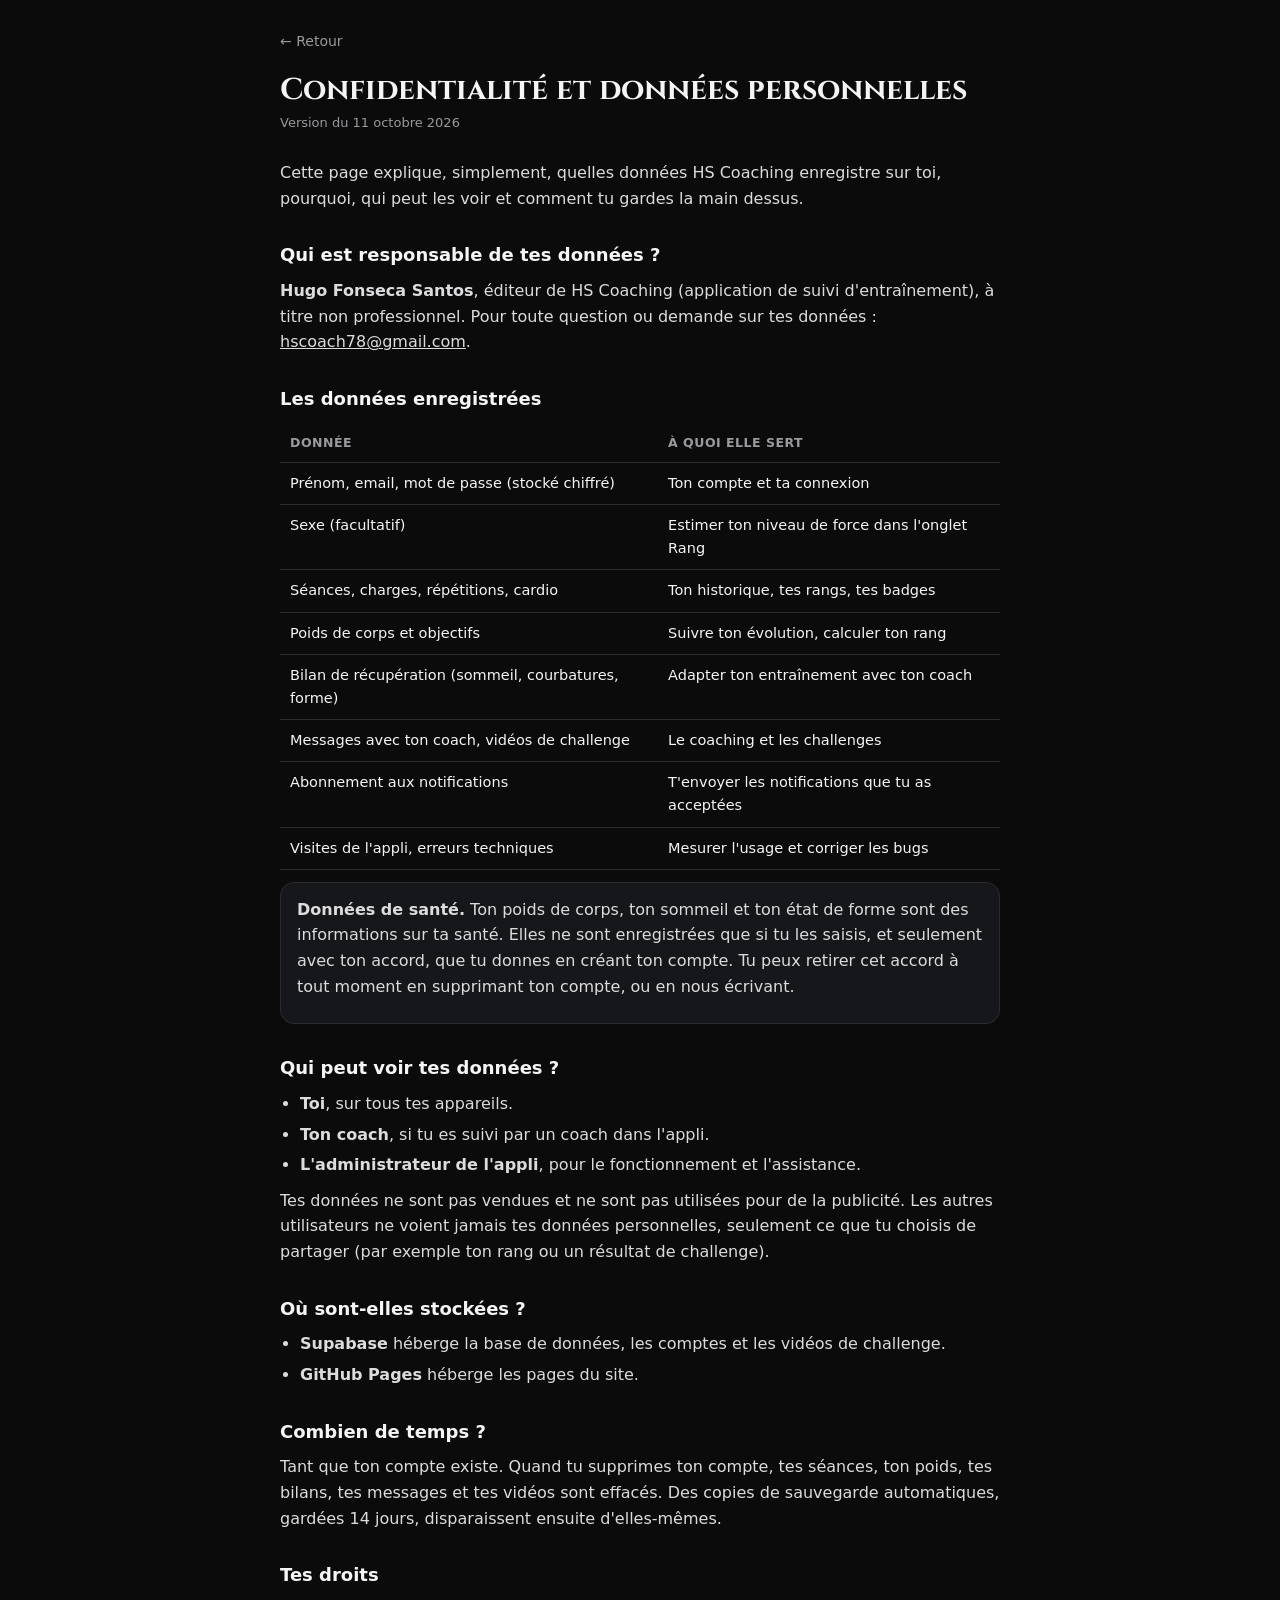
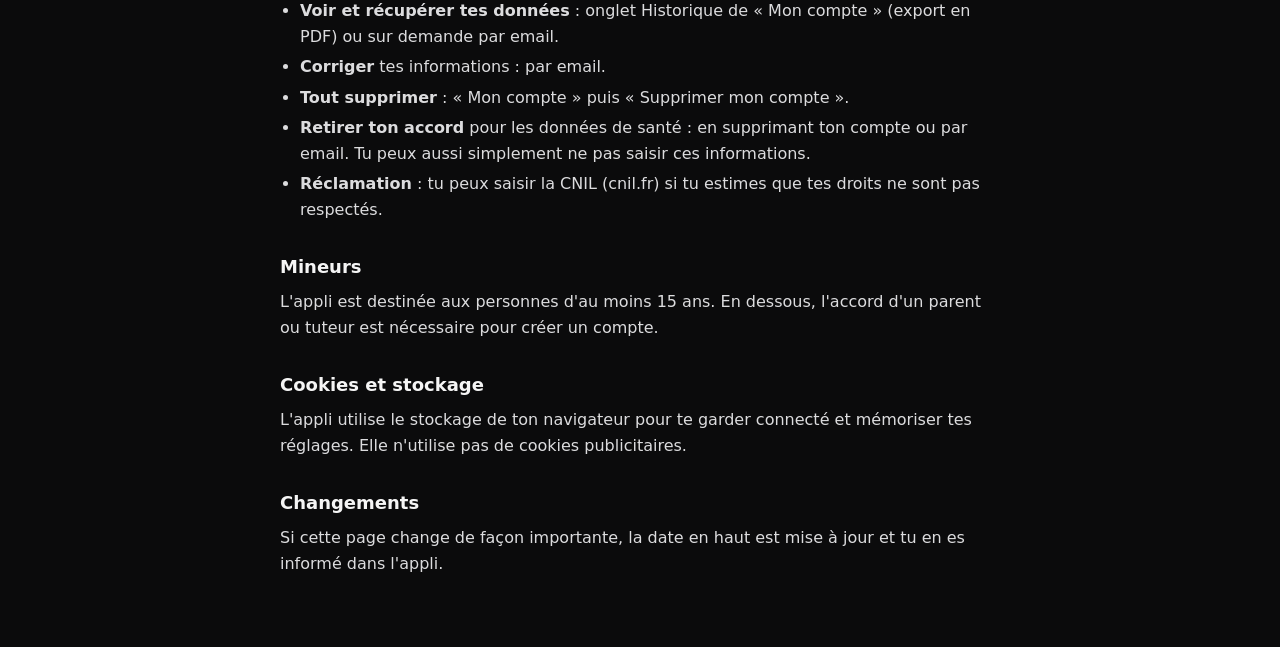
<file: confidentialite.html>
<!DOCTYPE html> <html lang="fr"> <head> <meta charset="UTF-8"> <meta name="viewport" content="width=device-width,initial-scale=1,viewport-fit=cover"> <meta name="theme-color" content="#0b0b0c"> <title>HS Coaching — Confidentialité</title> <link rel="icon" href="icon-192.png"> <link rel="stylesheet" href="fonts/fonts.css"> <style>:root{--bg:#0b0b0c;--surface:#16171a;--line:#2c2c30;--ink:#f5f5f5;--ink-muted:#9a9a9e;color-scheme:dark;box-sizing:border-box}*{box-sizing:inherit;margin:0;padding:0}body{background:var(--bg);color:var(--ink);font-family:Inter,system-ui,sans-serif;line-height:1.6;font-size:16px;padding:env(safe-area-inset-top,0) 0 env(safe-area-inset-bottom,0);-webkit-font-smoothing:antialiased}.wrap{max-width:760px;margin:0 auto;padding:28px 20px 60px}a{color:inherit}.back{display:inline-block;margin-bottom:22px;font-size:14px;color:var(--ink-muted);text-decoration:none}h1{font-family:Cinzel,Georgia,serif;font-size:30px;line-height:1.1;margin-bottom:6px}.upd{color:var(--ink-muted);font-size:13px;margin-bottom:26px}h2{font-size:18px;margin:30px 0 8px}li,p{color:#dcdcde}p{margin-bottom:10px}ul{margin:0 0 10px 20px}li{margin-bottom:5px}.box{background:var(--surface);border:1px solid var(--line);border-radius:14px;padding:14px 16px;margin:12px 0}table{width:100%;border-collapse:collapse;margin:10px 0;font-size:14.5px}td,th{text-align:left;padding:9px 10px;border-bottom:1px solid var(--line);vertical-align:top}th{color:var(--ink-muted);font-weight:600;font-size:12.5px;letter-spacing:.04em;text-transform:uppercase}</style> </head> <body> <div class="wrap"> <a class="back" href="index.html" onclick="if(history.length>1)return history.back(),!1">← Retour</a> <h1>Confidentialité et données personnelles</h1> <p class="upd">Version du 11 octobre 2026</p> <p>Cette page explique, simplement, quelles données HS Coaching enregistre sur toi, pourquoi, qui peut les voir et comment tu gardes la main dessus.</p> <h2>Qui est responsable de tes données ?</h2> <p><b>Hugo Fonseca Santos</b>, éditeur de HS Coaching (application de suivi d'entraînement), à titre non professionnel. Pour toute question ou demande sur tes données : <a href="mailto:hscoach78@gmail.com">hscoach78@gmail.com</a>.</p> <h2>Les données enregistrées</h2> <table> <tr><th>Donnée</th><th>À quoi elle sert</th></tr> <tr><td>Prénom, email, mot de passe (stocké chiffré)</td><td>Ton compte et ta connexion</td></tr> <tr><td>Sexe (facultatif)</td><td>Estimer ton niveau de force dans l'onglet Rang</td></tr> <tr><td>Séances, charges, répétitions, cardio</td><td>Ton historique, tes rangs, tes badges</td></tr> <tr><td>Poids de corps et objectifs</td><td>Suivre ton évolution, calculer ton rang</td></tr> <tr><td>Bilan de récupération (sommeil, courbatures, forme)</td><td>Adapter ton entraînement avec ton coach</td></tr> <tr><td>Messages avec ton coach, vidéos de challenge</td><td>Le coaching et les challenges</td></tr> <tr><td>Abonnement aux notifications</td><td>T'envoyer les notifications que tu as acceptées</td></tr> <tr><td>Visites de l'appli, erreurs techniques</td><td>Mesurer l'usage et corriger les bugs</td></tr> </table> <div class="box"> <p><b>Données de santé.</b> Ton poids de corps, ton sommeil et ton état de forme sont des informations sur ta santé. Elles ne sont enregistrées que si tu les saisis, et seulement avec ton accord, que tu donnes en créant ton compte. Tu peux retirer cet accord à tout moment en supprimant ton compte, ou en nous écrivant.</p> </div> <h2>Qui peut voir tes données ?</h2> <ul> <li><b>Toi</b>, sur tous tes appareils.</li> <li><b>Ton coach</b>, si tu es suivi par un coach dans l'appli.</li> <li><b>L'administrateur de l'appli</b>, pour le fonctionnement et l'assistance.</li> </ul> <p>Tes données ne sont pas vendues et ne sont pas utilisées pour de la publicité. Les autres utilisateurs ne voient jamais tes données personnelles, seulement ce que tu choisis de partager (par exemple ton rang ou un résultat de challenge).</p> <h2>Où sont-elles stockées ?</h2> <ul> <li><b>Supabase</b> héberge la base de données, les comptes et les vidéos de challenge.</li> <li><b>GitHub Pages</b> héberge les pages du site.</li> </ul> <h2>Combien de temps ?</h2> <p>Tant que ton compte existe. Quand tu supprimes ton compte, tes séances, ton poids, tes bilans, tes messages et tes vidéos sont effacés. Des copies de sauvegarde automatiques, gardées 14 jours, disparaissent ensuite d'elles-mêmes.</p> <h2>Tes droits</h2> <ul> <li><b>Voir et récupérer tes données</b> : onglet Historique de « Mon compte » (export en PDF) ou sur demande par email.</li> <li><b>Corriger</b> tes informations : par email.</li> <li><b>Tout supprimer</b> : « Mon compte » puis « Supprimer mon compte ».</li> <li><b>Retirer ton accord</b> pour les données de santé : en supprimant ton compte ou par email. Tu peux aussi simplement ne pas saisir ces informations.</li> <li><b>Réclamation</b> : tu peux saisir la CNIL (cnil.fr) si tu estimes que tes droits ne sont pas respectés.</li> </ul> <h2>Mineurs</h2> <p>L'appli est destinée aux personnes d'au moins 15 ans. En dessous, l'accord d'un parent ou tuteur est nécessaire pour créer un compte.</p> <h2>Cookies et stockage</h2> <p>L'appli utilise le stockage de ton navigateur pour te garder connecté et mémoriser tes réglages. Elle n'utilise pas de cookies publicitaires.</p> <h2>Changements</h2> <p>Si cette page change de façon importante, la date en haut est mise à jour et tu en es informé dans l'appli.</p> </div> </body> </html>
</file>
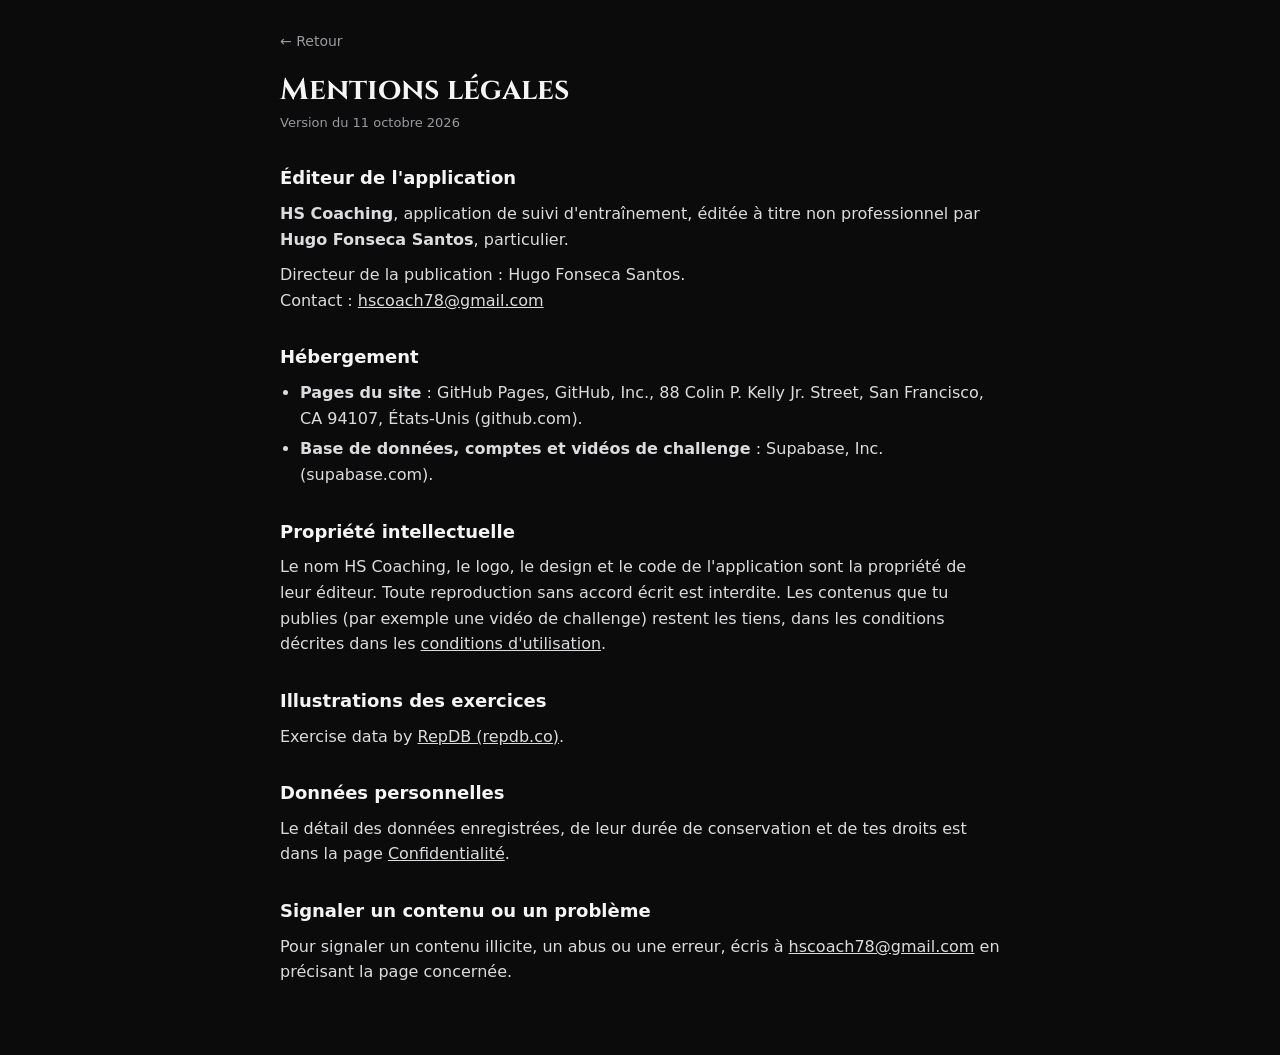
<file: mentions-legales.html>
<!DOCTYPE html> <html lang="fr"> <head> <meta charset="UTF-8"> <meta name="viewport" content="width=device-width,initial-scale=1,viewport-fit=cover"> <meta name="theme-color" content="#0b0b0c"> <title>HS Coaching — Mentions légales</title> <link rel="icon" href="icon-192.png"> <link rel="stylesheet" href="fonts/fonts.css"> <style>:root{--bg:#0b0b0c;--surface:#16171a;--line:#2c2c30;--ink:#f5f5f5;--ink-muted:#9a9a9e;color-scheme:dark;box-sizing:border-box}*{box-sizing:inherit;margin:0;padding:0}body{background:var(--bg);color:var(--ink);font-family:Inter,system-ui,sans-serif;line-height:1.6;font-size:16px;padding:env(safe-area-inset-top,0) 0 env(safe-area-inset-bottom,0);-webkit-font-smoothing:antialiased}.wrap{max-width:760px;margin:0 auto;padding:28px 20px 60px}a{color:inherit}.back{display:inline-block;margin-bottom:22px;font-size:14px;color:var(--ink-muted);text-decoration:none}h1{font-family:Cinzel,Georgia,serif;font-size:30px;line-height:1.1;margin-bottom:6px}.upd{color:var(--ink-muted);font-size:13px;margin-bottom:26px}h2{font-size:18px;margin:30px 0 8px}li,p{color:#dcdcde}p{margin-bottom:10px}ul{margin:0 0 10px 20px}li{margin-bottom:5px}.box{background:var(--surface);border:1px solid var(--line);border-radius:14px;padding:14px 16px;margin:12px 0}table{width:100%;border-collapse:collapse;margin:10px 0;font-size:14.5px}td,th{text-align:left;padding:9px 10px;border-bottom:1px solid var(--line);vertical-align:top}th{color:var(--ink-muted);font-weight:600;font-size:12.5px;letter-spacing:.04em;text-transform:uppercase}</style> </head> <body> <div class="wrap"> <a class="back" href="index.html" onclick="if(history.length>1)return history.back(),!1">← Retour</a> <h1>Mentions légales</h1> <p class="upd">Version du 11 octobre 2026</p> <h2>Éditeur de l'application</h2> <p><b>HS Coaching</b>, application de suivi d'entraînement, éditée à titre non professionnel par <b>Hugo Fonseca Santos</b>, particulier.</p> <p>Directeur de la publication : Hugo Fonseca Santos.<br>Contact : <a href="mailto:hscoach78@gmail.com">hscoach78@gmail.com</a></p> <h2>Hébergement</h2> <ul> <li><b>Pages du site</b> : GitHub Pages, GitHub, Inc., 88 Colin P. Kelly Jr. Street, San Francisco, CA 94107, États-Unis (github.com).</li> <li><b>Base de données, comptes et vidéos de challenge</b> : Supabase, Inc. (supabase.com).</li> </ul> <h2>Propriété intellectuelle</h2> <p>Le nom HS Coaching, le logo, le design et le code de l'application sont la propriété de leur éditeur. Toute reproduction sans accord écrit est interdite. Les contenus que tu publies (par exemple une vidéo de challenge) restent les tiens, dans les conditions décrites dans les <a href="cgu.html">conditions d'utilisation</a>.</p> <h2>Illustrations des exercices</h2> <p>Exercise data by <a href="https://repdb.co" target="_blank" rel="noopener">RepDB (repdb.co)</a>.</p> <h2>Données personnelles</h2> <p>Le détail des données enregistrées, de leur durée de conservation et de tes droits est dans la page <a href="confidentialite.html">Confidentialité</a>.</p> <h2>Signaler un contenu ou un problème</h2> <p>Pour signaler un contenu illicite, un abus ou une erreur, écris à <a href="mailto:hscoach78@gmail.com">hscoach78@gmail.com</a> en précisant la page concernée.</p> </div> </body> </html>
</file>
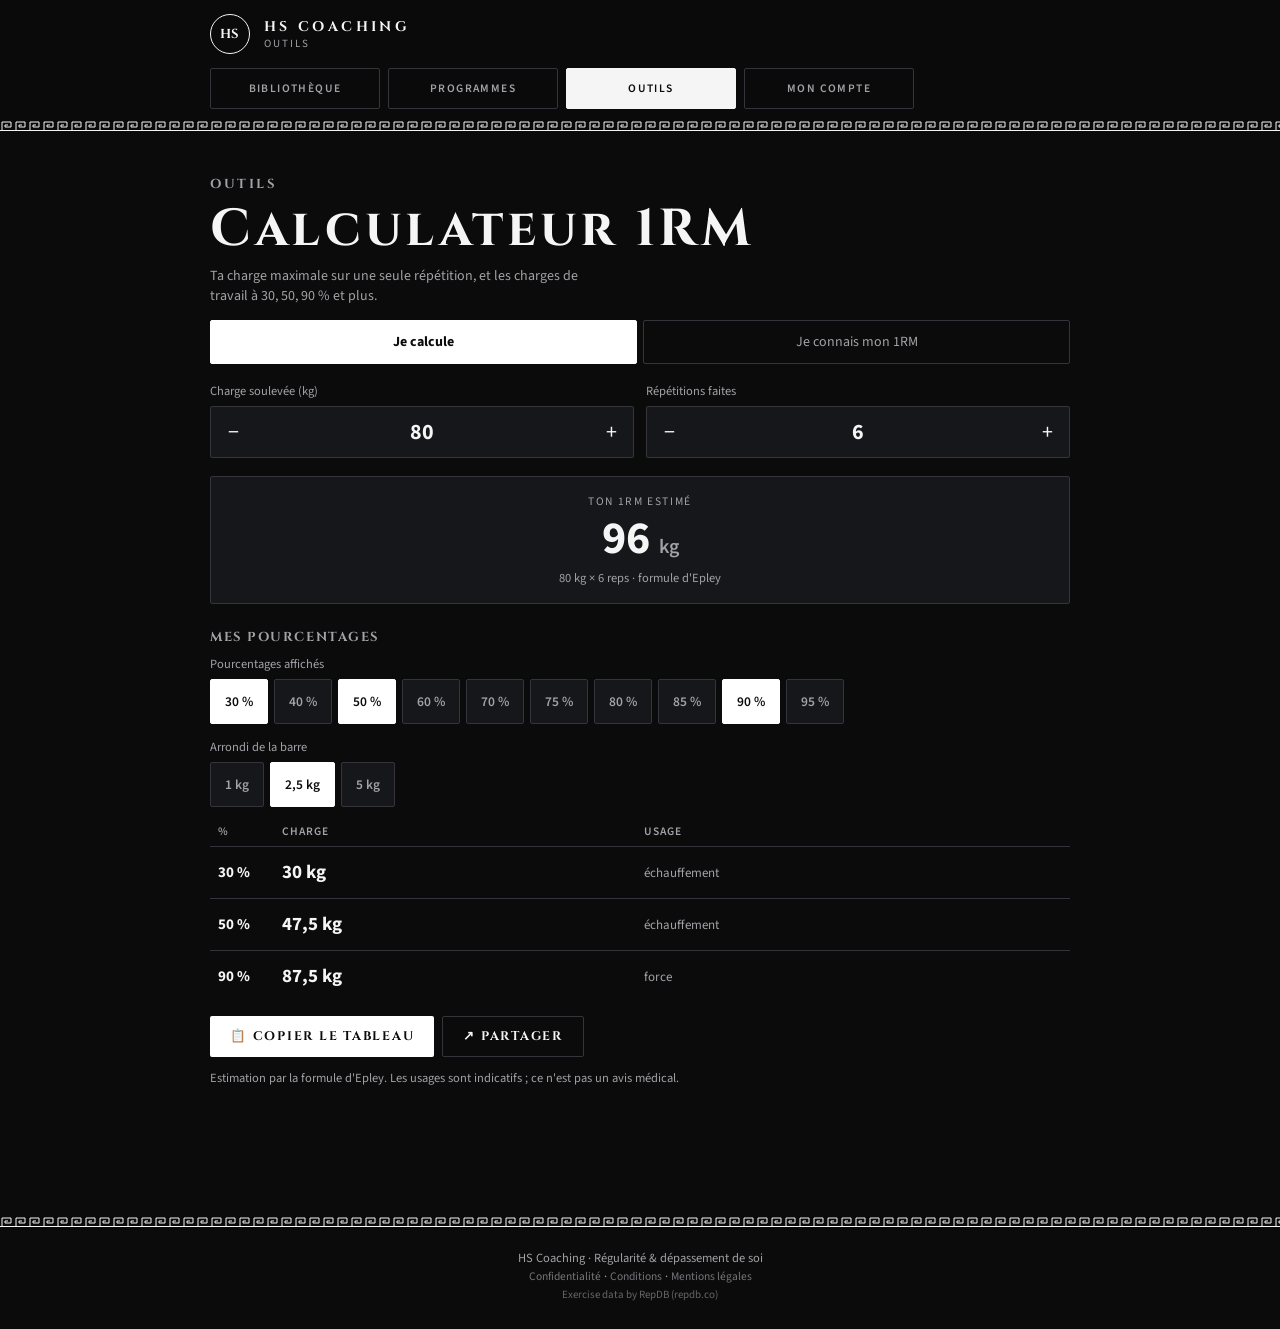
<file: outils.html>
<!DOCTYPE html> <html lang="fr"> <head> <!-- © 2026 HS Coaching – Tous droits réservés. Reproduction, extraction ou réutilisation, même partielle, interdites sans autorisation écrite. --> <meta name="copyright" content="© 2026 HS Coaching"> <script>if(window.top!==window.self)try{window.top.location=window.self.location}catch(o){document.documentElement.style.display="none"}</script> <meta charset="UTF-8"> <meta name="viewport" content="width=device-width,initial-scale=1,viewport-fit=cover"> <meta name="theme-color" content="#0b0b0c"> <title>HS Coaching — Outils</title> <link rel="manifest" href="manifest.json"> <link rel="icon" href="icon-192.png"> <link rel="apple-touch-icon" href="icon-192.png"> <link rel="preload" href="fonts/source-sans-3-latin-400-normal.woff2" as="font" type="font/woff2" crossorigin> <link rel="stylesheet" href="fonts/fonts.css"> <style>:root{--bg:#0b0b0c;--surface:#16171a;--surface-2:#1f2024;--line:#2c2c30;--ink:#f5f5f5;--ink-muted:#9a9a9e;--accent:#ffffff;--accent-ink:#0b0b0c;--ok:#ffffff;--radius:14px;box-sizing:border-box;color-scheme:dark}*{box-sizing:inherit;margin:0;padding:0}body,html{height:100%}body{background:var(--bg);color:var(--ink);font-family:Inter,system-ui,sans-serif;padding-top:env(safe-area-inset-top,0);padding-bottom:env(safe-area-inset-bottom,0);-webkit-font-smoothing:antialiased}html{scroll-padding-top:env(safe-area-inset-top,0px)}.display,h1,h2,h3{font-family:Cinzel,sans-serif;letter-spacing:.02em;line-height:.95}a{color:inherit;text-decoration:none}button{font-family:inherit}.wrap{max-width:900px;margin:0 auto;padding:0 20px}header.top{position:sticky;top:0;z-index:20;background:rgba(11,11,12,.9);backdrop-filter:blur(10px);border-bottom:1px solid var(--line);padding-top:env(safe-area-inset-top,0)}.top-inner{display:flex;align-items:center;gap:14px;padding:14px 20px;max-width:900px;margin:0 auto}.mark{width:40px;height:40px;border-radius:10px;background:var(--accent);display:flex;align-items:center;justify-content:center;flex:none;font-family:Cinzel;font-size:19px;color:var(--accent-ink)}.brand{flex:1;min-width:0}.brand .b1{font-size:15px;font-weight:700}.brand .b2{font-size:12px;color:var(--ink-muted)}.nav-link{font-size:14px;font-weight:600;color:var(--ink-muted);border:1px solid var(--line);padding:8px 14px;border-radius:999px;white-space:nowrap}.nav-link:hover{color:var(--ink);border-color:var(--accent)}main{padding:32px 0 90px}main.wrap{padding:32px 20px 90px}.eyebrow{color:var(--accent);font-weight:700;font-size:13px;margin-bottom:6px}h1.page{font-size:clamp(34px,7vw,52px);margin-bottom:6px}.subtitle{color:var(--ink-muted);font-size:14px;max-width:56ch}.section{margin-top:34px}.section h2{font-size:22px;margin-bottom:14px}.prog-grid{display:grid;grid-template-columns:repeat(auto-fill,minmax(240px,1fr));gap:14px}.prog-card{background:var(--surface);border:1px solid var(--line);border-radius:var(--radius);padding:18px;text-align:left;cursor:pointer}.prog-card:hover{border-color:var(--accent)}.prog-card .tag{font-size:11px;font-weight:700;color:var(--accent);text-transform:uppercase;letter-spacing:.08em}.prog-card h3{font-size:22px;margin-top:6px;font-family:Inter;font-weight:700;letter-spacing:0;color:var(--ink)}.prog-card p{color:var(--ink-muted);font-size:13px;margin-top:8px;line-height:1.4}.btn{display:inline-flex;align-items:center;gap:8px;font-size:14px;font-weight:700;padding:12px 20px;border-radius:999px;border:none;cursor:pointer}.btn-accent{background:var(--accent);color:var(--accent-ink)}.btn-ghost{background:0 0;border:1px solid var(--line);color:var(--ink)}.btn-ghost:hover{border-color:var(--accent)}.reps-mode-btn.active{border-color:var(--accent);color:var(--accent);background:var(--surface)}.btn-sm{padding:8px 14px;font-size:13px}.btn:disabled{opacity:.5;cursor:default}.actions-row{display:flex;gap:10px;flex-wrap:wrap;margin-top:18px}.empty{color:var(--ink-muted);font-size:13.5px;padding:16px 0}.promo{margin:34px 0 8px;padding:24px 22px;border-radius:20px;border:1px solid var(--accent);background:linear-gradient(160deg,var(--surface-2,#1f2024),var(--surface,#16171a))}.promo .cat{color:var(--accent);font-weight:700;font-size:12px;letter-spacing:.1em;margin-bottom:6px}.promo h2{font-family:Cinzel;font-size:30px;line-height:1.05;margin:0 0 10px;letter-spacing:.01em}.promo p{color:var(--ink-muted);font-size:14px;line-height:1.5;margin:0 0 14px}.promo ul{list-style:none;margin:0 0 18px;padding:0;display:grid;gap:8px;font-size:14px}.promo li::before{content:'✓';color:var(--accent);font-weight:800;margin-right:9px}.promo .btn{width:100%;justify-content:center}#printProgramArea{display:none}@media print{body *{visibility:hidden}#printProgramArea,#printProgramArea *{visibility:visible}#printProgramArea{display:block;position:fixed;inset:0;background:#fff;padding:40px}#printProgramArea h1{font-family:Cinzel,sans-serif;font-size:34px;color:#000;margin:0 0 6px}#printProgramArea p{color:#333;font-size:14px;margin:0 0 10px}#printProgramArea .pmeta{color:#777;font-size:12px;margin-bottom:18px;text-transform:uppercase;letter-spacing:.5px}#printProgramArea .pex{border-top:1px solid #ccc;padding:12px 0;color:#000}#printProgramArea .pex b{display:block;font-size:16px;margin-bottom:2px}#printProgramArea .pex span{font-size:13px;color:#444}}.backlink{font-size:13px;color:var(--ink-muted);display:inline-block;margin-bottom:16px}.backlink:hover{color:var(--accent)}.ex-row{background:var(--surface);border:1px solid var(--line);border-radius:12px;padding:16px;margin-top:10px}.ex-row-top{display:flex;justify-content:space-between;align-items:flex-start;gap:10px}.ex-name{font-size:17px;font-weight:700;cursor:pointer}.ex-name:hover{color:var(--accent)}.ex-meta{color:var(--ink-muted);font-size:12.5px;margin-top:2px}.ex-meta.ss-head{font-weight:700;margin:16px 4px 6px;letter-spacing:.01em}.var-link{display:inline-block;cursor:pointer;padding:6px 0;color:var(--ink)}.set-grid{margin-top:12px;display:flex;flex-direction:column;gap:10px}.sch-pills{display:flex;flex-wrap:wrap;gap:6px;margin-top:6px;align-items:stretch}.sch-pill{display:inline-flex;flex-direction:column;align-items:center;justify-content:center;min-width:58px;padding:6px 10px;border:1px solid var(--line);background:var(--surface-2,rgba(255,255,255,.04));line-height:1.15;text-align:center}.sch-pill b{font-size:20px;font-weight:700}.sch-pill small{font-size:10.5px;letter-spacing:.06em;text-transform:uppercase;color:var(--ink-muted)}.sch-pill em{font-style:normal;font-size:11.5px;color:var(--accent);margin-top:2px}.sch-note{display:inline-flex;align-items:center;padding:6px 10px;border:1px solid var(--accent);font-weight:700;font-size:14px}.set-target{font-size:12px;color:var(--ink-muted);margin:6px 0 -4px 30px;font-weight:600}.set-line{display:flex;align-items:center;gap:6px;font-size:13px}.set-line .setnum{width:24px;color:var(--ink-muted);flex:none;font-weight:700}.set-line input{flex:1;min-width:0;background:var(--surface-2);border:1px solid var(--line);border-radius:8px;color:var(--ink);padding:12px 4px;font-size:16px;font-family:inherit;text-align:center}.set-line[data-timed="1"]{flex-wrap:wrap}.set-line .dist-wrap{flex-basis:100%;display:flex;align-items:center;gap:6px;padding-left:30px;font-size:12px;color:var(--ink-muted)}.set-line .dist-wrap .pace{margin-left:6px;color:var(--ink);font-weight:600}.set-line .unit{color:var(--ink-muted);font-size:11px;flex:none}.set-line .valid{margin-left:4px;width:42px;height:42px;border-radius:10px;border:1px solid var(--line);background:var(--surface-2);color:var(--ink-muted);cursor:pointer;flex:none;font-size:17px}.set-line .chrono-btn{margin-left:4px;width:42px;height:42px;border-radius:10px;border:1px solid var(--accent);background:0 0;color:var(--accent);cursor:pointer;flex:none;font-size:15px}.set-line .chrono-btn.on{background:var(--accent);color:#111}.chrono-row{display:flex;align-items:center;gap:12px;padding:12px 14px;margin:6px 0 4px;border:1px solid var(--accent);border-radius:14px;background:var(--surface-2)}.chrono-row .cr-main{flex:1;min-width:0}.chrono-row .cr-time{font-size:34px;font-weight:800;font-variant-numeric:tabular-nums;line-height:1.05}.chrono-row .cr-sub{font-size:12.5px;color:var(--ink-muted);margin-top:2px}.chrono-row.alarm{animation:crFlash .6s ease-in-out 6;border-color:var(--ok)}@keyframes crFlash{0%,100%{background:var(--surface-2)}50%{background:var(--ok);color:#04170c}}.set-line .valid.err{background:#7a1f1f;border-color:#d33;color:#fff}.set-line .valid.done{background:var(--ok);border-color:var(--ok);color:#04170c}.session-bar{position:sticky;bottom:0;padding:14px 0;padding-bottom:calc(14px + env(safe-area-inset-bottom,0px));background:linear-gradient(0deg,var(--bg) 60%,transparent);margin-top:10px}body.has-install-banner .session-bar{margin-bottom:70px}body.typing .session-bar{display:none}.day-block{margin-top:22px;padding-top:6px;border-top:1px solid var(--line)}.day-head{display:flex;align-items:baseline;justify-content:space-between;gap:10px;margin-bottom:4px}.day-head h2{font-size:26px}.day-count{font-size:12px;color:var(--ink-muted);flex:none}.day-tabs{display:flex;flex-wrap:wrap;gap:8px;margin:10px 0 8px}.day-chip{background:var(--surface);border:1px solid var(--line);color:var(--ink-muted);border-radius:999px;padding:9px 14px;font-size:13.5px;font-weight:600;cursor:pointer;font-family:inherit}.day-chip.active{background:var(--surface-2);border-color:var(--accent);color:var(--accent)}.day-chip.add{border-style:dashed}.day-tools{display:flex;gap:8px;margin-bottom:12px}.sess-timer{display:flex;align-items:center;gap:8px;margin-bottom:10px;min-height:42px}.sess-elapsed{flex:none;font-size:12.5px;color:var(--ink-muted);font-variant-numeric:tabular-nums;font-weight:600}.rest-chips{display:flex;gap:6px;flex:1;justify-content:flex-end;align-items:center}.rest-label{font-size:11px;color:var(--ink-muted);text-transform:uppercase;letter-spacing:.04em;margin-right:2px}.rest-chip{background:var(--surface-2);border:1px solid var(--line);color:var(--ink);border-radius:999px;padding:9px 11px;font-size:13px;font-weight:600;cursor:pointer;font-family:inherit;font-variant-numeric:tabular-nums}.rest-run{display:none;flex:1;align-items:center;justify-content:flex-end;gap:12px}.rest-count{font-size:30px;font-weight:800;line-height:1;color:var(--accent);font-variant-numeric:tabular-nums}.rest-stop{background:var(--surface-2);border:1px solid var(--line);color:var(--ink);border-radius:999px;padding:9px 14px;font-size:13px;font-weight:600;cursor:pointer;font-family:inherit}.sess-timer.running .rest-chips{display:none}.sess-timer.running .rest-run{display:flex}.origin-row{display:flex;align-items:center;gap:8px;flex-wrap:wrap;margin-bottom:6px}.origin-pill{font-size:11.5px;font-weight:700;padding:4px 10px;border-radius:99px;border:1px solid var(--line);background:var(--surface-2);text-transform:none;letter-spacing:0}.origin-pill.coach{color:#7ee0a0;border-color:rgba(126,224,160,.4);background:rgba(126,224,160,.1)}.origin-pill.client{color:#8ab4ff;border-color:rgba(138,180,255,.4);background:rgba(138,180,255,.1)}.origin-pill.visitor{color:#ffb86b;border-color:rgba(255,184,107,.4);background:rgba(255,184,107,.1)}.origin-pill.unknown{color:var(--ink-muted);border-style:dashed}.origin-for{font-size:12.5px;color:var(--ink-muted)}.fchips{display:flex;gap:8px;flex-wrap:wrap;margin-bottom:14px}.fchip{background:var(--surface);border:1px solid var(--line);color:var(--ink-muted);border-radius:99px;padding:7px 13px;font-size:12.5px;font-weight:600;cursor:pointer;font-family:inherit}.fchip span{opacity:.7;margin-left:3px}.fchip.active{background:var(--accent);color:var(--accent-ink);border-color:var(--accent)}.resume-banner{display:flex;align-items:center;justify-content:space-between;gap:10px;flex-wrap:wrap;background:var(--surface);border:1px solid var(--accent);border-radius:14px;padding:12px 14px;margin-bottom:16px}.resume-banner .rb-text b{display:block;font-size:14px}.resume-banner .rb-text span{display:block;font-size:12.5px;color:var(--ink-muted);margin-top:2px}.resume-banner .rb-actions{display:flex;gap:8px}.man-meta{display:grid;grid-template-columns:1fr 1fr;gap:10px;margin:6px 0 14px}.man-meta .field{margin:0}@media (max-width:420px){.man-meta{grid-template-columns:1fr}}.fin-overlay{position:fixed;inset:0;z-index:90;background:rgba(0,0,0,.75);display:flex;align-items:center;justify-content:center;padding:16px}.fin-card{width:100%;max-width:380px;background:var(--surface);border:1px solid var(--line);border-radius:16px;padding:20px}.fin-card h3{font-size:18px;margin-bottom:12px}.fin-hint{font-size:12.5px;color:var(--ink-muted);margin:8px 0 14px;line-height:1.4}.fin-actions{display:flex;flex-direction:column;gap:8px}.sess-summary{display:grid;grid-template-columns:repeat(auto-fit,minmax(130px,1fr));gap:10px;margin:18px 0 22px}.sess-summary>div{background:var(--surface);border:1px solid var(--line);border-radius:14px;padding:16px 10px;text-align:center}.sess-summary b{display:block;font-size:26px;font-weight:800;color:var(--accent);font-variant-numeric:tabular-nums}.sess-summary span{display:block;font-size:11px;color:var(--ink-muted);text-transform:uppercase;letter-spacing:.04em;margin-top:4px}.field{margin-top:14px}.field label{font-size:12.5px;color:var(--ink-muted);display:block;margin-bottom:6px;font-weight:600}.field input,.field textarea{width:100%;background:var(--surface);border:1px solid var(--line);border-radius:10px;color:var(--ink);padding:12px 14px;font-size:14px;font-family:inherit}.field textarea{min-height:70px;resize:vertical}.picker{display:flex;gap:8px;margin-top:10px}.picker select{flex:1;background:var(--surface);border:1px solid var(--line);border-radius:10px;color:var(--ink);padding:10px;font-family:inherit}.pick-ex-grid{display:grid;grid-template-columns:repeat(auto-fill,minmax(84px,1fr));gap:8px;max-height:300px;overflow-y:auto;padding:10px;background:var(--surface);border:1px solid var(--line);border-radius:12px;margin-top:8px}.pick-ex-card{display:flex;flex-direction:column;align-items:center;gap:5px;background:var(--surface-2);border:1.5px solid var(--line);border-radius:10px;padding:6px;cursor:pointer;text-align:center;font-family:inherit;font-size:10.5px;color:var(--ink)}.pick-ex-card .pick-ex-img{width:100%;aspect-ratio:1/1;object-fit:cover;border-radius:6px;background:var(--surface)}.pick-ex-card .pick-ex-noimg{width:100%;aspect-ratio:1/1;border-radius:6px;background:var(--surface);display:flex;align-items:center;justify-content:center;color:var(--ink-muted);font-size:9px;text-transform:uppercase;letter-spacing:.05em;padding:4px}.pick-ex-card span{display:-webkit-box;-webkit-line-clamp:2;-webkit-box-orient:vertical;overflow:hidden;line-height:1.2}.pick-ex-card.selected{border-color:var(--accent);background:var(--surface)}.draft-row{display:flex;align-items:center;gap:8px;background:var(--surface);border:1px solid var(--line);border-radius:10px;padding:10px 14px;margin-top:8px;font-size:13.5px}.draft-row{flex-wrap:wrap}.draft-main{flex:1;min-width:140px;line-height:1.35}.draft-actions{display:flex;gap:6px;align-items:center;margin-left:auto}.draft-var{font-size:12px;color:var(--ink-muted);margin-top:3px}.rm-var{background:0 0;border:none;color:var(--ink-muted);cursor:pointer;font-size:12px;padding:0 4px}.mini-btn{width:34px;height:34px;border-radius:8px;border:1px solid var(--line);background:var(--surface-2);color:var(--ink-muted);cursor:pointer;font-size:14px;font-family:inherit}.mini-btn.on{border-color:var(--accent);color:var(--accent)}.mini-btn:disabled{opacity:.35;cursor:default}.draft-row.in-ss,.ex-row.in-ss{border-left:3px solid var(--accent)}.ss-chip{display:inline-block;font-size:10px;font-weight:800;letter-spacing:.06em;padding:2px 7px;border-radius:999px;border:1px solid var(--accent);color:var(--accent);vertical-align:middle}.ss-block{border-left:3px solid var(--accent)}.sc-sw{display:flex;justify-content:space-between;align-items:center;gap:10px;padding:10px 0;margin:6px 0 10px;border-top:1px solid var(--line);border-bottom:1px solid var(--line)}.sc-sw b{font-weight:600}.sc-sw small{display:block;color:var(--ink-muted);font-size:12.5px}.sc-tg{border:1px solid var(--line);background:0 0;color:var(--ink-muted);padding:8px 14px;font:inherit;font-size:12.5px;font-weight:700;letter-spacing:.06em;text-transform:uppercase;cursor:pointer;flex:none}.sc-tg.on{color:var(--accent);border-color:var(--accent)}.pdates{display:flex;gap:6px;overflow-x:auto;padding-bottom:4px;scrollbar-width:none}.pdates::-webkit-scrollbar{display:none}.pdates .fchip{flex:none}.sc-hd,.sc-ln{display:grid;gap:6px;align-items:center}.sc-hd{font-size:10.5px;letter-spacing:.12em;text-transform:uppercase;color:var(--ink-muted);margin-bottom:6px;text-align:center}.sc-ln{margin-bottom:8px}.sc-ln>i{font-style:normal;color:var(--ink-muted);font-weight:700}.sc-st{display:flex;align-items:center;min-width:0;border:1px solid var(--line);background:var(--surface)}.sc-st button{width:40px;height:42px;border:0;background:0 0;color:var(--ink);font-size:20px;cursor:pointer;flex:none;padding:0}.sc-st input{flex:1;min-width:0;width:100%;border:0;background:0 0;color:var(--ink);text-align:center;font:inherit;font-size:17px;font-weight:700;padding:0;-moz-appearance:textfield}.sc-st input::-webkit-inner-spin-button,.sc-st input::-webkit-outer-spin-button{-webkit-appearance:none;margin:0}.sc-st.t input{color:var(--accent)}.sc-add{height:42px;border:1px dashed var(--line);background:0 0;color:var(--ink-muted);font:inherit;font-size:12.5px;cursor:pointer;padding:0 4px}.sc-add.on{border-style:solid;border-color:var(--ink);color:var(--ink);font-weight:700}.sc-st.sm button{width:32px}.sc-st.sm input{font-size:16px}@media (max-width:420px){.sc-st button{width:28px}.sc-st.sm button{width:26px}}.sc-x{border:0;background:0 0;color:var(--ink-muted);font-size:17px;cursor:pointer;height:42px}.set-line .lstp{display:flex;flex:1;min-width:0;align-items:center}.set-line .lstp button{flex:none;width:26px;height:44px;border:1px solid var(--line);background:var(--surface-2);color:var(--ink);font-size:18px;padding:0;cursor:pointer;font-family:inherit}.set-line .lstp button:first-child{border-radius:8px 0 0 8px;border-right:0}.set-line .lstp button:last-child{border-radius:0 8px 8px 0;border-left:0}.set-line .lstp input{border-radius:0;padding-left:0;padding-right:0}.serie-head{font-weight:800;font-size:13px;letter-spacing:.04em;text-transform:uppercase;margin:12px 0 4px;color:var(--ink)}.ss-tag{font-size:12.5px;color:var(--ink-muted);margin-bottom:6px}.ss-round{font-size:11px;font-weight:700;text-transform:uppercase;letter-spacing:.06em;color:var(--ink-muted);margin-top:8px}.ss-cap{display:flex;align-items:center;justify-content:space-between;gap:8px;font-size:14px;font-weight:700;margin-top:2px}.ss-cap-name{cursor:pointer}.var-btn{flex:none;background:var(--surface-2);border:1px solid var(--line);color:var(--ink);border-radius:999px;padding:7px 11px;font-size:12px;font-weight:600;cursor:pointer;font-family:inherit;max-width:48%;white-space:nowrap;overflow:hidden;text-overflow:ellipsis}.draft-row .rm{margin-left:0;color:var(--ink-muted);cursor:pointer;background:0 0;border:none;font-size:16px}.overlay{position:fixed;inset:0;z-index:50;background:rgba(0,0,0,.72);display:none;align-items:flex-end;justify-content:center}.overlay.open{display:flex}.sheet{width:100%;max-width:620px;max-height:92vh;overflow-y:auto;background:var(--surface);border:1px solid var(--line);border-top-left-radius:22px;border-top-right-radius:22px;padding:26px 24px calc(28px + env(safe-area-inset-bottom,0px))}@media(min-width:700px){.overlay{align-items:center}.sheet{border-radius:22px;max-height:86vh}}.sheet-top{display:flex;justify-content:space-between;align-items:flex-start;gap:12px}.closeBtn{flex:none;width:40px;height:40px;border-radius:50%;border:1px solid var(--line);background:var(--surface-2);color:var(--ink);font-size:17px;cursor:pointer}.cat{font-size:12px;font-weight:700;color:var(--accent);text-transform:uppercase;letter-spacing:.08em}.sheet h2{font-size:34px;margin-top:6px}.sheet p.lede{color:var(--ink-muted);margin-top:10px;font-size:14px}.block{margin-top:20px}.block h4{font-size:12px;text-transform:uppercase;letter-spacing:.08em;color:var(--ink-muted);font-weight:700;margin-bottom:8px}.points{list-style:none}.points li{font-size:14px;padding:9px 0;border-top:1px solid var(--line);display:flex;gap:10px;align-items:flex-start}.points li:before{content:"→";color:var(--accent);font-weight:700}.muscle-tags{display:flex;flex-wrap:wrap;gap:8px}.muscle-tag{font-size:12.5px;font-weight:600;padding:6px 12px;border-radius:999px;border:1px solid var(--line);color:var(--ink-muted);background:var(--surface-2)}.muscle-tag.primary{background:var(--ink);border-color:var(--ink);color:var(--bg)}.toast{position:fixed;left:50%;bottom:24px;transform:translateX(-50%);background:var(--surface-2);border:1px solid var(--line);padding:12px 20px;border-radius:999px;font-size:13.5px;z-index:80;display:none}body:has(.session-bar) .toast{bottom:calc(24px + 130px + env(safe-area-inset-bottom,0px))}footer{border-top:1px solid var(--line);padding:26px 0;text-align:center;color:var(--ink-muted);font-size:12.5px;margin-top:40px}.navrow{display:flex;gap:8px;max-width:900px;margin:0 auto;padding:0 20px 12px;overflow-x:auto;scrollbar-width:none}.navrow::-webkit-scrollbar{display:none}.navrow a{flex:1;text-align:center;font-size:13.5px;font-weight:600;color:var(--ink-muted);border:1px solid var(--line);padding:10px 14px;border-radius:999px;white-space:nowrap;text-decoration:none}.navrow a.active{background:var(--ink);border-color:var(--ink);color:var(--bg)}.navrow a{position:relative}.nav-dot{position:absolute;top:5px;right:10px;width:8px;height:8px;border-radius:50%;background:#ff5a4e;border:1.5px solid var(--bg)}.install-banner{position:fixed;left:12px;right:12px;bottom:12px;z-index:40;background:var(--surface);border:1px solid var(--line);border-radius:14px;padding:14px 16px;display:none;align-items:center;gap:12px;box-shadow:0 8px 24px rgba(0,0,0,.4)}.install-banner.show{display:flex}.install-banner p{flex:1;font-size:13px;color:var(--ink);margin:0;line-height:1.4}.install-banner .btn-row{display:flex;gap:8px;flex:none;align-items:center}@media (max-width:600px){input,select,textarea{font-size:16px!important}.picker{flex-direction:column;align-items:stretch}.picker input,.picker select{width:100%!important}}</style> <link rel="stylesheet" href="grec.css"> <style>.oc-sec{margin-top:26px}.oc-sec h2{font-size:13px;letter-spacing:.12em;text-transform:uppercase;color:var(--ink-muted);margin-bottom:10px;font-weight:700}.oc-seg{display:flex;gap:6px;margin:14px 0 4px}.oc-seg button{flex:1;border:1px solid var(--line);background:0 0;color:var(--ink-muted);padding:11px 8px;font:inherit;font-size:14px;cursor:pointer;border-radius:12px}.oc-seg button.on{background:var(--accent);color:var(--accent-ink);border-color:var(--accent);font-weight:700}.oc-two{display:grid;grid-template-columns:minmax(0,1fr) minmax(0,1fr);gap:12px}.oc-two>div{min-width:0}.oc-lab{display:block;font-size:12.5px;color:var(--ink-muted);margin:14px 0 6px}.oc-st{display:flex;align-items:center;border:1px solid var(--line);background:var(--surface);border-radius:12px;overflow:hidden}.oc-st button{flex:none;width:44px;height:50px;border:0;background:0 0;color:var(--ink);font-size:22px;cursor:pointer;padding:0}.oc-st input{height:50px;flex:1;min-width:0;width:100%;border:0;background:0 0;color:var(--ink);text-align:center;font:inherit;font-size:22px;font-weight:700;padding:0;-moz-appearance:textfield}.oc-st input::-webkit-inner-spin-button,.oc-st input::-webkit-outer-spin-button{-webkit-appearance:none;margin:0}@media (max-width:360px){.oc-two{grid-template-columns:1fr}}@media (max-width:420px){.oc-st button{width:44px}.oc-st input{font-size:20px}}.oc-res{margin-top:18px;border:1px solid var(--line);background:var(--surface);border-radius:16px;padding:16px;text-align:center}.oc-res .k{font-size:11.5px;letter-spacing:.14em;text-transform:uppercase;color:var(--ink-muted)}.oc-res .v{font-size:46px;font-weight:800;line-height:1.1;margin:4px 0}.oc-res .v small{font-size:20px;font-weight:600;color:var(--ink-muted)}.oc-res .f{font-size:12.5px;color:var(--ink-muted)}.oc-warn{font-size:12.5px;color:var(--ink-muted);margin-top:10px;border:1px dashed var(--line);padding:8px 10px;border-radius:10px}.oc-chips{display:flex;flex-wrap:wrap;gap:6px;margin:6px 0 4px}.oc-chip{background:var(--surface);border:1px solid var(--line);color:var(--ink-muted);border-radius:99px;padding:12px 14px;min-height:44px;font:inherit;font-size:13.5px;font-weight:600;cursor:pointer}.oc-chip.on{background:var(--accent);border-color:var(--accent);color:var(--accent-ink)}.oc-tab{width:100%;border-collapse:collapse;margin-top:10px}.oc-tab th{font-size:11.5px;letter-spacing:.08em;text-transform:uppercase;color:var(--ink-muted);text-align:left;padding:6px 8px;font-weight:600}.oc-tab td{padding:12px 8px;border-top:1px solid var(--line);font-size:15px}.oc-tab td.p{font-weight:700;width:64px}.oc-tab td.kg{font-weight:800;font-size:19px}.oc-tab td.u{color:var(--ink-muted);font-size:13px}.oc-acts{display:flex;gap:8px;margin-top:14px;flex-wrap:wrap}.oc-ex{display:flex;align-items:center;gap:10px;width:100%;text-align:left;border:1px solid var(--line);background:var(--surface);color:var(--ink);padding:11px 13px;margin-top:8px;cursor:pointer;border-radius:12px;font:inherit}.oc-ex.on{border-color:var(--accent)}.oc-ex b{font-size:14.5px}.oc-ex .s{font-size:12.5px;color:var(--ink-muted)}.oc-ex .r{margin-left:auto;text-align:right;font-weight:800;white-space:nowrap}.oc-ex .r small{display:block;font-weight:500;color:var(--ink-muted);font-size:11px}.oc-note{font-size:12.5px;color:var(--ink-muted);margin-top:12px}</style> </head> <body class="pg-outils"> <header class="top"> <div class="top-inner"> <div class="mark">HS</div> <div class="brand"><div class="b1">HS COACHING</div><div class="b2">Outils</div></div> </div> <nav class="navrow"> <a href="index.html">Bibliothèque</a> <a href="programmes.html">Programmes</a> <a href="outils.html" class="active">Outils</a> <a href="compte.html">Mon compte</a> </nav> </header> <script src="org-style.js"></script> <script>!function(){var e=document.querySelector(".navrow");e&&["admin","coach"].includes(localStorage.getItem("hs_role"))&&!e.querySelector('[href="admin.html"]')&&e.insertAdjacentHTML("beforeend",'<a href="admin.html">Espace coach</a>')}()</script> <main class="wrap" id="app"> <div class="eyebrow">OUTILS</div> <h1 class="page">Calculateur 1RM</h1> <p class="subtitle">Ta charge maximale sur une seule répétition, et les charges de travail à 30, 50, 90 % et plus.</p> <div class="oc-seg" role="tablist"> <button type="button" id="ocModeCalc" class="on" onclick='ocMode("calc")'>Je calcule</button> <button type="button" id="ocModeKnow" onclick='ocMode("know")'>Je connais mon 1RM</button> </div> <div id="ocInputs"></div> <div id="ocRes"></div> <div class="oc-sec"> <h2>Mes pourcentages</h2> <span class="oc-lab" style="margin-top:0">Pourcentages affichés</span> <div class="oc-chips" id="ocPc"></div> <span class="oc-lab">Arrondi de la barre</span> <div class="oc-chips" id="ocStep"></div> <div id="ocTable"></div> <div class="oc-acts"><button type="button" class="btn btn-accent" onclick="ocCopy()">📋 Copier le tableau</button><button type="button" class="btn btn-ghost" onclick="ocShare()">↗ Partager</button></div> <p class="oc-note">Estimation par la formule d'Epley. Les usages sont indicatifs ; ce n'est pas un avis médical.</p> </div> <div class="oc-sec" id="ocMine" style="display:none"> <h2>Mes 1RM d'après mes séances</h2> <div id="ocMineList"></div> </div> </main> <footer>HS Coaching · Régularité &amp; dépassement de soi<br><a href="confidentialite.html" style="color:inherit;opacity:.7;font-size:11.5px">Confidentialité</a> · <a href="cgu.html" style="color:inherit;opacity:.7;font-size:11.5px">Conditions</a> · <a href="mentions-legales.html" style="color:inherit;opacity:.7;font-size:11.5px">Mentions légales</a><br><a href="https://repdb.co" target="_blank" rel="noopener" style="color:inherit;opacity:.6;font-size:11px">Exercise data by RepDB (repdb.co)</a></footer> <div class="toast" id="toast"></div> <script>const SUPABASE_URL="https://rvftqdbdibfylauartii.supabase.co",SUPABASE_ANON_KEY="eyJhbGciOiJIUzI1NiIsInR5cCI6IkpXVCJ9.eyJpc3MiOiJzdXBhYmFzZSIsInJlZiI6InJ2ZnRxZGJkaWJmeWxhdWFydGlpIiwicm9sZSI6ImFub24iLCJpYXQiOjE3OTA1MjEzMjIsImV4cCI6MjEwNjA5NzMyMn0._WLJkWncu1fwMnlakuPFuJr_I-uvgr_TwvMect8E-a0";function toast(e){const t=document.getElementById("toast");t.textContent=e,t.style.display="block",clearTimeout(window._tt),window._tt=setTimeout(()=>t.style.display="none",2200)}function getUserSession(){try{return JSON.parse(localStorage.getItem("hs_session")||"null")}catch(e){return null}}function isLoggedIn(){const e=getUserSession();return!(!e||!e.access_token)}async function refreshIfNeeded(){const e=getUserSession();if(!e||!e.refresh_token)return;const t=1e3*(e.expires_at||0);if(!(t&&Date.now()<t-6e4))try{const t=await fetch(`${SUPABASE_URL}/auth/v1/token?grant_type=refresh_token`,{method:"POST",headers:{apikey:SUPABASE_ANON_KEY,"Content-Type":"application/json"},body:JSON.stringify({refresh_token:e.refresh_token})}),s=await t.json();t.ok&&s.access_token?localStorage.setItem("hs_session",JSON.stringify(s)):localStorage.removeItem("hs_session")}catch(e){}}async function authedFetch(e,t={}){await refreshIfNeeded();const s=getUserSession();return fetch(`${SUPABASE_URL}${e}`,{...t,headers:{apikey:SUPABASE_ANON_KEY,Authorization:`Bearer ${s?s.access_token:""}`,"Content-Type":"application/json",...t.headers||{}}})}const ALL=[30,40,50,60,70,75,80,85,90,95],USE={30:"échauffement",40:"échauffement",50:"échauffement",60:"technique / endurance",70:"hypertrophie",75:"hypertrophie",80:"hypertrophie / force",85:"force",90:"force",95:"force max"},S={mode:"calc",w:80,r:6,rm:100,step:2.5,pc:[30,50,90],label:""};try{const e=JSON.parse(localStorage.getItem("hs_1rm_prefs")||"null");e&&([1,2.5,5].includes(e.step)&&(S.step=e.step),Array.isArray(e.pc)&&e.pc.every(e=>ALL.includes(e))&&e.pc.length&&(S.pc=e.pc))}catch(e){}const f1=e=>(Math.round(10*e)/10).toString().replace(".",","),oneRM=(e,t)=>t<=1?e:e*(1+Math.min(t,30)/30),rm=()=>"calc"===S.mode?oneRM(S.w,S.r):S.rm,rnd=e=>Math.round(e/S.step)*S.step;function savePrefs(){try{localStorage.setItem("hs_1rm_prefs",JSON.stringify({step:S.step,pc:S.pc}))}catch(e){}}function stepper(e,t,s,o,n){return`<div class="oc-st"><button type="button" onclick="ocCh('${e}',-${o},${t},${s})" aria-label="${n} : moins">−</button><input type="number" inputmode="decimal" value="${S[e]}" aria-label="${n}" onchange="ocSet('${e}',this.value,${t},${s})"><button type="button" onclick="ocCh('${e}',${o},${t},${s})" aria-label="${n} : plus">+</button></div>`}function ocCh(e,t,s,o){S[e]=Math.min(o,Math.max(s,+(S[e]+t).toFixed(1))),S.label="",ocDraw()}function ocSet(e,t,s,o){const n=parseFloat(String(t).replace(",","."));S[e]=Math.min(o,Math.max(s,isNaN(n)?s:n)),S.label="",ocDraw()}function ocMode(e){S.mode=e,ocDraw()}function ocTogglePc(e){const t=S.pc.indexOf(e);t>=0?S.pc.length>1&&S.pc.splice(t,1):S.pc.push(e),S.pc.sort((e,t)=>e-t),savePrefs(),ocDraw()}function ocSetStep(e){S.step=e,savePrefs(),ocDraw()}function ocDraw(){document.getElementById("ocModeCalc").classList.toggle("on","calc"===S.mode),document.getElementById("ocModeKnow").classList.toggle("on","know"===S.mode),document.getElementById("ocInputs").innerHTML="calc"===S.mode?`<div class="oc-two"><div><span class="oc-lab">Charge soulevée (kg)</span>${stepper("w",1,500,2.5,"Charge soulevée en kilos")}</div><div><span class="oc-lab">Répétitions faites</span>${stepper("r",1,30,1,"Répétitions faites")}</div></div>`:`<span class="oc-lab">Mon 1RM (kg)</span>${stepper("rm",1,500,2.5,"Mon 1RM en kilos")}`;const e=rm();document.getElementById("ocRes").innerHTML=`<div class="oc-res"><div class="k">${S.label?S.label.replace(/</g,"&lt;"):"Ton 1RM estimé"}</div><div class="v">${f1(e)} <small>kg</small></div><div class="f">${"calc"===S.mode?`${f1(S.w)} kg × ${S.r} rep${S.r>1?"s":""} · formule d'Epley`:S.label?"estimé d'après ta meilleure série":"valeur saisie"}</div></div>`+("calc"===S.mode&&S.r>10?'<div class="oc-warn">⚠️ Au-delà de 10 répétitions, l\'estimation est moins fiable. Pour un résultat plus précis, fais une série plus lourde (3 à 6 répétitions).</div>':""),document.getElementById("ocPc").innerHTML=ALL.map(e=>`<button type="button" class="oc-chip${S.pc.includes(e)?" on":""}" aria-pressed="${S.pc.includes(e)}" onclick="ocTogglePc(${e})">${e} %</button>`).join(""),document.getElementById("ocStep").innerHTML=[1,2.5,5].map(e=>`<button type="button" class="oc-chip${S.step===e?" on":""}" aria-pressed="${S.step===e}" onclick="ocSetStep(${e})">${f1(e)} kg</button>`).join(""),document.getElementById("ocTable").innerHTML=`<table class="oc-tab"><tr><th>%</th><th>Charge</th><th>Usage</th></tr>${S.pc.map(t=>`<tr><td class="p">${t} %</td><td class="kg">${f1(rnd(e*t/100))} kg</td><td class="u">${USE[t]}</td></tr>`).join("")}</table>`}function ocText(){const e=rm();return`1RM${S.label?" ("+S.label+")":""} : ${f1(e)} kg\n`+S.pc.map(t=>`${t} % : ${f1(rnd(e*t/100))} kg`).join("\n")+"\n— HS Coaching"}async function ocCopy(){const e=ocText();try{await navigator.clipboard.writeText(e),toast("Tableau copié")}catch(t){const s=document.createElement("textarea");s.value=e,document.body.appendChild(s),s.select();try{document.execCommand("copy"),toast("Tableau copié")}catch(e){toast("Copie impossible")}s.remove()}}async function ocShare(){const e=ocText();if(navigator.share)try{return void await navigator.share({text:e})}catch(e){if(e&&"AbortError"===e.name)return}ocCopy()}async function ocLoadMine(){if(!isLoggedIn())return;const e=getUserSession().user&&getUserSession().user.id;if(e)try{const t=await authedFetch(`/rest/v1/session_logs?select=exercise_id,reps,charge,completed_at,exercises(name),sessions!inner(user_id,for_name)&sessions.user_id=eq.${e}&sessions.for_name=is.null&charge=gt.0&reps=gte.1&reps=lte.12&duration_seconds=is.null&order=completed_at.desc&limit=3000`);if(!t.ok)return;const s=await t.json();if(!Array.isArray(s)||!s.length)return;const o={};s.forEach(e=>{const t=oneRM(Number(e.charge),Number(e.reps));if(!(t>0))return;const s=o[e.exercise_id];s?(t>s.rm&&(s.rm=t,s.w=e.charge,s.r=e.reps),(e.completed_at||"")>(s.last||"")&&(s.last=e.completed_at)):o[e.exercise_id]={name:e.exercises&&e.exercises.name||"Exercice",rm:t,w:e.charge,r:e.reps,last:e.completed_at}});const n=Object.values(o).sort((e,t)=>(t.last||"").localeCompare(e.last||"")).slice(0,12);if(!n.length)return;window.__ocList=n,document.getElementById("ocMine").style.display="",document.getElementById("ocMineList").innerHTML=n.map((e,t)=>`<button type="button" class="oc-ex" onclick="ocUse(${t})"><div><b>${e.name.replace(/</g,"&lt;")}</b><div class="s">meilleure série : ${f1(Number(e.w))} kg × ${e.r}</div></div><div class="r">${f1(e.rm)} kg<small>1RM estimé</small></div></button>`).join("")+'<p class="oc-note">Seules les séries de 1 à 12 répétitions sont utilisées, pour une estimation fiable.</p>'}catch(e){console.error(e)}}function ocUse(e){const t=(window.__ocList||[])[e];t&&(S.mode="know",S.rm=Math.round(10*t.rm)/10,S.label=t.name,ocDraw(),window.scrollTo({top:0,behavior:"smooth"}))}ocDraw(),ocLoadMine(),"serviceWorker"in navigator&&window.addEventListener("load",()=>navigator.serviceWorker.register("sw.js").catch(()=>{}))</script> </body> </html>
</file>
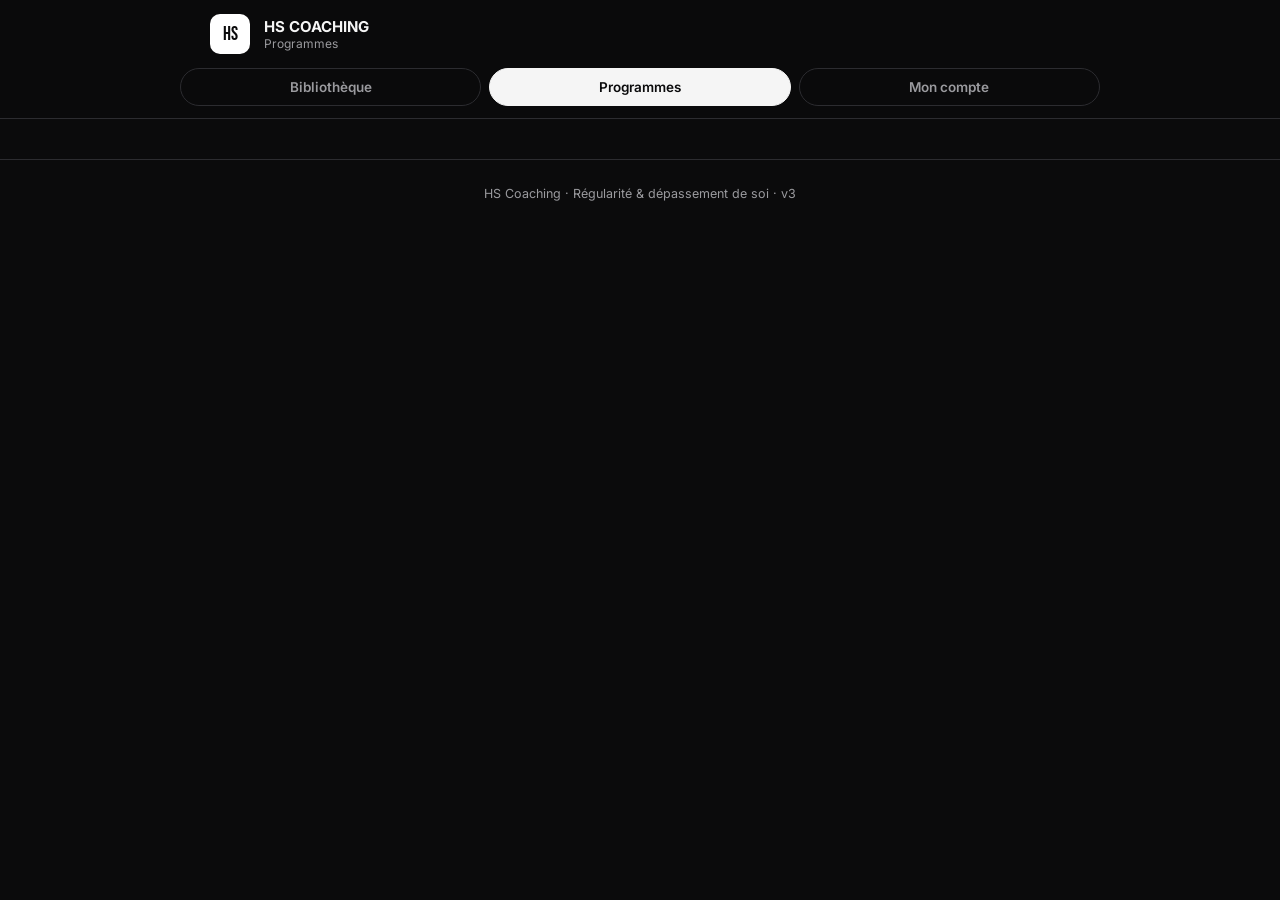
<file: programmes .html>
<!DOCTYPE html>
<html lang="fr">
<head>
<meta charset="UTF-8">
<meta name="viewport" content="width=device-width, initial-scale=1.0, viewport-fit=cover">
<meta name="theme-color" content="#0b0b0c">
<title>HS Coaching — Programmes</title>
<link rel="preconnect" href="https://fonts.googleapis.com">
<link rel="preconnect" href="https://fonts.gstatic.com" crossorigin>
<link href="https://fonts.googleapis.com/css2?family=Bebas+Neue&family=Inter:wght@400;500;600;700&display=swap" rel="stylesheet">
<style>
  :root{
    --bg:#0b0b0c; --surface:#16171a; --surface-2:#1f2024; --line:#2c2c30;
    --ink:#f5f5f5; --ink-muted:#9a9a9e; --accent:#ffffff; --accent-ink:#0b0b0c;
    --ok:#ffffff; --radius:14px; box-sizing:border-box;
  }
  *{box-sizing:inherit; margin:0; padding:0;}
  html,body{height:100%;}
  body{background:var(--bg); color:var(--ink); font-family:'Inter',system-ui,sans-serif;
    padding-top:env(safe-area-inset-top,0px); padding-bottom:env(safe-area-inset-bottom,0px); -webkit-font-smoothing:antialiased;}
  html{scroll-padding-top:env(safe-area-inset-top,0px);}
  h1,h2,h3,.display{font-family:'Bebas Neue',sans-serif; letter-spacing:.02em; line-height:.95;}
  a{color:inherit; text-decoration:none;}
  button{font-family:inherit;}
  .wrap{max-width:900px; margin:0 auto; padding:0 20px;}

  header.top{position:sticky; top:0; z-index:20; background:rgba(11,11,12,.9); backdrop-filter:blur(10px);
    border-bottom:1px solid var(--line); padding-top:env(safe-area-inset-top,0px);}
  .top-inner{display:flex; align-items:center; gap:14px; padding:14px 20px; max-width:900px; margin:0 auto;}
  .mark{width:40px; height:40px; border-radius:10px; background:var(--accent); display:flex; align-items:center; justify-content:center;
    flex:none; font-family:'Bebas Neue'; font-size:19px; color:var(--accent-ink);}
  .brand{flex:1; min-width:0;}
  .brand .b1{font-size:15px; font-weight:700;}
  .brand .b2{font-size:12px; color:var(--ink-muted);}
  .nav-link{font-size:14px; font-weight:600; color:var(--ink-muted); border:1px solid var(--line); padding:8px 14px; border-radius:999px; white-space:nowrap;}
  .nav-link:hover{color:var(--ink); border-color:var(--accent);}

  main{padding:32px 0 90px;}
  .eyebrow{color:var(--accent); font-weight:700; font-size:13px; margin-bottom:6px;}
  h1.page{font-size:clamp(34px,7vw,52px); margin-bottom:6px;}
  .subtitle{color:var(--ink-muted); font-size:14px; max-width:56ch;}

  .section{margin-top:34px;}
  .section h2{font-size:22px; margin-bottom:14px;}

  .prog-grid{display:grid; grid-template-columns:repeat(auto-fill,minmax(240px,1fr)); gap:14px;}
  .prog-card{background:var(--surface); border:1px solid var(--line); border-radius:var(--radius); padding:18px; text-align:left; cursor:pointer;}
  .prog-card:hover{border-color:var(--accent);}
  .prog-card .tag{font-size:11px; font-weight:700; color:var(--accent); text-transform:uppercase; letter-spacing:.08em;}
  .prog-card h3{font-size:22px; margin-top:6px; font-family:'Inter'; font-weight:700; letter-spacing:0;}
  .prog-card p{color:var(--ink-muted); font-size:13px; margin-top:8px; line-height:1.4;}

  .btn{display:inline-flex; align-items:center; gap:8px; font-size:14px; font-weight:700; padding:12px 20px; border-radius:999px; border:none; cursor:pointer;}
  .btn-accent{background:var(--accent); color:var(--accent-ink);}
  .btn-ghost{background:none; border:1px solid var(--line); color:var(--ink);}
  .btn-ghost:hover{border-color:var(--accent);}
  .btn-sm{padding:8px 14px; font-size:13px;}
  .btn:disabled{opacity:.5; cursor:default;}

  .actions-row{display:flex; gap:10px; flex-wrap:wrap; margin-top:18px;}

  .empty{color:var(--ink-muted); font-size:13.5px; padding:16px 0;}

  /* Détail programme / séance */
  .backlink{font-size:13px; color:var(--ink-muted); display:inline-block; margin-bottom:16px;}
  .backlink:hover{color:var(--accent);}
  .ex-row{background:var(--surface); border:1px solid var(--line); border-radius:12px; padding:16px; margin-top:10px;}
  .ex-row-top{display:flex; justify-content:space-between; align-items:flex-start; gap:10px;}
  .ex-name{font-size:17px; font-weight:700; cursor:pointer;}
  .ex-name:hover{color:var(--accent);}
  .ex-meta{color:var(--ink-muted); font-size:12.5px; margin-top:2px;}
  .set-grid{margin-top:12px; display:flex; flex-direction:column; gap:8px;}
  .set-line{display:flex; align-items:center; gap:8px; font-size:13px;}
  .set-line .setnum{width:26px; color:var(--ink-muted); flex:none;}
  .set-line input{
    width:64px; background:var(--surface-2); border:1px solid var(--line); border-radius:8px; color:var(--ink);
    padding:8px; font-size:14px; font-family:inherit; text-align:center;
  }
  .set-line .unit{color:var(--ink-muted); font-size:12px;}
  .set-line .valid{
    margin-left:auto; width:32px; height:32px; border-radius:8px; border:1px solid var(--line); background:var(--surface-2);
    color:var(--ink-muted); cursor:pointer; flex:none;
  }
  .set-line .valid.done{background:var(--ok); border-color:var(--ok); color:#04170c;}

  .session-bar{position:sticky; bottom:0; padding:14px 0; padding-bottom:calc(14px + env(safe-area-inset-bottom,0px));
    background:linear-gradient(0deg, var(--bg) 60%, transparent); margin-top:10px;}

  /* Formulaire création programme */
  .field{margin-top:14px;}
  .field label{font-size:12.5px; color:var(--ink-muted); display:block; margin-bottom:6px; font-weight:600;}
  .field input, .field textarea{
    width:100%; background:var(--surface); border:1px solid var(--line); border-radius:10px; color:var(--ink);
    padding:12px 14px; font-size:14px; font-family:inherit;
  }
  .field textarea{min-height:70px; resize:vertical;}
  .picker{display:flex; gap:8px; margin-top:10px;}
  .picker select{flex:1; background:var(--surface); border:1px solid var(--line); border-radius:10px; color:var(--ink); padding:10px; font-family:inherit;}
  .draft-row{display:flex; align-items:center; gap:8px; background:var(--surface); border:1px solid var(--line); border-radius:10px; padding:10px 14px; margin-top:8px; font-size:13.5px;}
  .draft-row .rm{margin-left:auto; color:var(--ink-muted); cursor:pointer; background:none; border:none; font-size:16px;}

  /* Overlay générique (fiche exo / contact / création) */
  .overlay{position:fixed; inset:0; z-index:50; background:rgba(0,0,0,.72); display:none; align-items:flex-end; justify-content:center;}
  .overlay.open{display:flex;}
  .sheet{width:100%; max-width:620px; max-height:92vh; overflow-y:auto; background:var(--surface); border:1px solid var(--line);
    border-top-left-radius:22px; border-top-right-radius:22px; padding:26px 24px calc(28px + env(safe-area-inset-bottom,0px));}
  @media(min-width:700px){.overlay{align-items:center;} .sheet{border-radius:22px; max-height:86vh;}}
  .sheet-top{display:flex; justify-content:space-between; align-items:flex-start; gap:12px;}
  .closeBtn{flex:none; width:34px; height:34px; border-radius:50%; border:1px solid var(--line); background:var(--surface-2); color:var(--ink); font-size:16px; cursor:pointer;}
  .cat{font-size:12px; font-weight:700; color:var(--accent); text-transform:uppercase; letter-spacing:.08em;}
  .sheet h2{font-size:34px; margin-top:6px;}
  .sheet p.lede{color:var(--ink-muted); margin-top:10px; font-size:14px;}
  .block{margin-top:20px;}
  .block h4{font-size:12px; text-transform:uppercase; letter-spacing:.08em; color:var(--ink-muted); font-weight:700; margin-bottom:8px;}
  .points{list-style:none;}
  .points li{font-size:14px; padding:9px 0; border-top:1px solid var(--line); display:flex; gap:10px; align-items:flex-start;}
  .points li:before{content:"→"; color:var(--accent); font-weight:700;}

  .toast{position:fixed; left:50%; bottom:24px; transform:translateX(-50%); background:var(--surface-2); border:1px solid var(--line);
    padding:12px 20px; border-radius:999px; font-size:13.5px; z-index:80; display:none;}

  footer{border-top:1px solid var(--line); padding:26px 0; text-align:center; color:var(--ink-muted); font-size:12.5px; margin-top:40px;}

  .navrow{display:flex; gap:8px; max-width:960px; margin:0 auto; padding:0 20px 12px; overflow-x:auto; scrollbar-width:none;}
  .navrow::-webkit-scrollbar{display:none;}
  .navrow a{flex:1; text-align:center; font-size:13.5px; font-weight:600; color:var(--ink-muted); border:1px solid var(--line); padding:10px 14px; border-radius:999px; white-space:nowrap; text-decoration:none;}
  .navrow a.active{background:var(--ink); border-color:var(--ink); color:var(--bg);}
</style>
</head>
<body>

<header class="top">
  <div class="top-inner">
    <div class="mark">HS</div>
    <div class="brand"><div class="b1">HS COACHING</div><div class="b2">Programmes</div></div>
  </div>
  <nav class="navrow">
    <a href="index.html">Bibliothèque</a>
    <a href="programmes.html" class="active">Programmes</a>
    <a href="compte.html">Mon compte</a>
  </nav>
</header>
<script>
(function(){
  var n=document.querySelector('.navrow');
  if(n && localStorage.getItem('hs_role')==='admin' && !n.querySelector('[href="admin.html"]')){
    n.insertAdjacentHTML('beforeend','<a href="admin.html">Espace coach</a>');
  }
})();
</script>


<main class="wrap" id="app"></main>

<footer>HS Coaching · Régularité &amp; dépassement de soi · v3</footer>

<div class="overlay" id="exOverlay"><div class="sheet" id="exSheet"></div></div>
<div class="overlay" id="modalOverlay"><div class="sheet" id="modalSheet"></div></div>
<div class="toast" id="toast"></div>

<script>
const SUPABASE_URL = "https://rvftqdbdibfylauartii.supabase.co";
const SUPABASE_ANON_KEY = "eyJhbGciOiJIUzI1NiIsInR5cCI6IkpXVCJ9.eyJpc3MiOiJzdXBhYmFzZSIsInJlZiI6InJ2ZnRxZGJkaWJmeWxhdWFydGlpIiwicm9sZSI6ImFub24iLCJpYXQiOjE3OTA1MjEzMjIsImV4cCI6MjEwNjA5NzMyMn0._WLJkWncu1fwMnlakuPFuJr_I-uvgr_TwvMect8E-a0";

function getToken(){
  let t = localStorage.getItem('hs_device_token');
  if(!t){ t = crypto.randomUUID(); localStorage.setItem('hs_device_token', t); }
  return t;
}
async function rpc(fn, params){
  const res = await fetch(`${SUPABASE_URL}/rest/v1/rpc/${fn}`, {
    method:'POST',
    headers:{ apikey:SUPABASE_ANON_KEY, Authorization:`Bearer ${SUPABASE_ANON_KEY}`, 'Content-Type':'application/json' },
    body: JSON.stringify(params)
  });
  if(!res.ok){ console.error(await res.text()); throw new Error('rpc_failed:'+fn); }
  return res.json();
}
async function restGet(table, query){
  const res = await fetch(`${SUPABASE_URL}/rest/v1/${table}?${query}`, {
    headers:{ apikey:SUPABASE_ANON_KEY, Authorization:`Bearer ${SUPABASE_ANON_KEY}` }
  });
  return res.json();
}
async function restInsert(table, body){
  const res = await fetch(`${SUPABASE_URL}/rest/v1/${table}`, {
    method:'POST',
    headers:{ apikey:SUPABASE_ANON_KEY, Authorization:`Bearer ${SUPABASE_ANON_KEY}`, 'Content-Type':'application/json', Prefer:'return=representation' },
    body: JSON.stringify(body)
  });
  return res.json();
}
function toast(msg){
  const t = document.getElementById('toast'); t.textContent = msg; t.style.display='block';
  clearTimeout(window._toastTimer); window._toastTimer = setTimeout(()=> t.style.display='none', 2200);
}

// ---------- Bascule invité / compte connecté ----------
function getUserSession(){ try{ return JSON.parse(localStorage.getItem('hs_session')||'null'); }catch(e){ return null; } }
function isLoggedIn(){ const s = getUserSession(); return !!(s && s.access_token); }
async function refreshIfNeeded(){
  const s = getUserSession();
  if(!s || !s.refresh_token) return;
  const exp = (s.expires_at || 0) * 1000;
  if(exp && Date.now() < exp - 60000) return;
  try{
    const res = await fetch(`${SUPABASE_URL}/auth/v1/token?grant_type=refresh_token`, { method:'POST', headers:{ apikey:SUPABASE_ANON_KEY, 'Content-Type':'application/json' }, body: JSON.stringify({ refresh_token: s.refresh_token }) });
    const data = await res.json();
    if(res.ok && data.access_token) localStorage.setItem('hs_session', JSON.stringify(data)); else localStorage.removeItem('hs_session');
  }catch(e){}
}
async function authedFetch(path, opts={}){
  await refreshIfNeeded();
  const s = getUserSession();
  return fetch(`${SUPABASE_URL}${path}`, { ...opts, headers:{ apikey:SUPABASE_ANON_KEY, Authorization:`Bearer ${s.access_token}`, 'Content-Type':'application/json', ...(opts.headers||{}) } });
}
async function listPrograms(){
  if(isLoggedIn()) return (await authedFetch('/rest/v1/programs?select=*&order=is_official.desc,created_at.desc')).json();
  return rpc('guest_list_programs', { p_token: TOKEN });
}
async function programExercisesFor(programId){
  if(isLoggedIn()) return (await authedFetch(`/rest/v1/program_exercises?select=*&program_id=eq.${programId}&order=order_index`)).json();
  return rpc('guest_program_exercises', { p_token: TOKEN, p_program_id: programId });
}
async function startSessionFor(programId){
  if(isLoggedIn()){
    const res = await authedFetch('/rest/v1/sessions', { method:'POST', headers:{Prefer:'return=representation'}, body: JSON.stringify({ program_id: programId }) });
    const data = await res.json(); return data[0].id;
  }
  return rpc('guest_start_session', { p_token: TOKEN, p_program_id: programId });
}
async function lastLogsFor(programId){
  if(isLoggedIn()){
    const s = getUserSession();
    const sessions = await (await authedFetch(`/rest/v1/sessions?select=id&program_id=eq.${programId}&user_id=eq.${s.user.id}&order=started_at.desc&limit=1`)).json();
    if(!sessions.length) return [];
    return (await authedFetch(`/rest/v1/session_logs?select=exercise_id,set_number,reps,charge&session_id=eq.${sessions[0].id}`)).json();
  }
  return rpc('guest_last_session_logs', { p_token: TOKEN, p_program_id: programId });
}
async function logSetFor(sessionId, exId, setNum, reps, charge){
  if(isLoggedIn()) return authedFetch('/rest/v1/session_logs', { method:'POST', body: JSON.stringify({ session_id: sessionId, exercise_id: exId, set_number: setNum, reps, charge }) });
  return rpc('guest_log_set', { p_token: TOKEN, p_session_id: sessionId, p_exercise_id: exId, p_set_number: setNum, p_reps: reps, p_charge: charge });
}
async function completeSessionFor(sessionId){
  if(isLoggedIn()) return authedFetch(`/rest/v1/sessions?id=eq.${sessionId}`, { method:'PATCH', body: JSON.stringify({ completed_at: new Date().toISOString() }) });
  return rpc('guest_complete_session', { p_token: TOKEN, p_session_id: sessionId });
}
async function createProgramFor(name, desc){
  if(isLoggedIn()){
    const res = await authedFetch('/rest/v1/programs', { method:'POST', headers:{Prefer:'return=representation'}, body: JSON.stringify({ name, description:desc, is_official:false }) });
    const data = await res.json(); return data[0].id;
  }
  return rpc('guest_create_program', { p_token: TOKEN, p_name: name, p_description: desc });
}
async function addProgramExerciseFor(programId, exId, orderIdx, sets, reps, rest, notes){
  if(isLoggedIn()) return authedFetch('/rest/v1/program_exercises', { method:'POST', body: JSON.stringify({ program_id: programId, exercise_id: exId, order_index: orderIdx, sets, reps, rest_seconds: rest, notes }) });
  return rpc('guest_add_program_exercise', { p_token: TOKEN, p_program_id: programId, p_exercise_id: exId, p_order_index: orderIdx, p_sets: sets, p_reps: reps, p_rest_seconds: rest, p_notes: notes });
}

let exercises = [];
let exercisesById = {};
const app = document.getElementById('app');
const TOKEN = getToken();

function openExFiche(exId){
  const ex = exercisesById[exId];
  if(!ex) return;
  const points = (ex.technique_points||[]).map(p=>`<li>${p}</li>`).join('');
  document.getElementById('exSheet').innerHTML = `
    <div class="sheet-top">
      <div><div class="cat">${ex.category}</div><h2>${ex.name}</h2></div>
      <button class="closeBtn" onclick="document.getElementById('exOverlay').classList.remove('open')">✕</button>
    </div>
    <p class="lede">${ex.short_description||''}</p>
    <div class="block"><h4>Consigne</h4><p>${ex.instructions||'—'}</p></div>
    <div class="block"><h4>Points techniques</h4><ul class="points">${points}</ul></div>
  `;
  document.getElementById('exOverlay').classList.add('open');
}

function openContactModal(){
  document.getElementById('modalSheet').innerHTML = `
    <div class="sheet-top">
      <div><div class="cat">SANS ENGAGEMENT</div><h2>Contacter un coach</h2></div>
      <button class="closeBtn" onclick="document.getElementById('modalOverlay').classList.remove('open')">✕</button>
    </div>
    <p class="lede">Laisse tes coordonnées, un coach te recontacte pour un programme personnalisé — aucun compte requis.</p>
    <div class="field"><label>Nom</label><input id="cName" type="text" placeholder="Ton prénom"></div>
    <div class="field"><label>Téléphone ou email</label><input id="cContact" type="text" placeholder="06 12 34 56 78 ou email"></div>
    <div class="field"><label>Message (optionnel)</label><textarea id="cMsg" placeholder="Ton objectif, tes dispos..."></textarea></div>
    <div class="actions-row"><button class="btn btn-accent" onclick="submitContact()">Envoyer la demande</button></div>
  `;
  document.getElementById('modalOverlay').classList.add('open');
}
async function submitContact(){
  const name = document.getElementById('cName').value.trim();
  const contact = document.getElementById('cContact').value.trim();
  const msg = document.getElementById('cMsg').value.trim();
  if(!name || !contact){ toast('Nom et contact requis'); return; }
  const isEmail = contact.includes('@');
  await restInsert('coach_contact_requests', { name, email: isEmail?contact:null, phone: isEmail?null:contact, message: msg||null });
  document.getElementById('modalOverlay').classList.remove('open');
  toast('Demande envoyée, le coach te recontacte bientôt 💪');
}

// ---------- Routing ----------
window.addEventListener('hashchange', route);
async function boot(){
  exercises = await restGet('exercises','select=*');
  exercisesById = Object.fromEntries(exercises.map(e=>[e.id,e]));
  route();
}
function route(){
  const hash = location.hash.replace('#','');
  const parts = hash.split('/').filter(Boolean);
  if(parts[0]==='creer') renderCreate();
  else if(parts[0]==='programme' && parts[1] && parts[2]==='seance') renderSession(parts[1]);
  else if(parts[0]==='programme' && parts[1]) renderProgramDetail(parts[1]);
  else renderList();
}

// ---------- Vue liste ----------
async function renderList(){
  app.innerHTML = `
    <div class="eyebrow">PROGRAMMES</div>
    <h1 class="page">Suis ton parcours.</h1>
    <p class="subtitle">Programmes construits par ton coach, ou crée le tien. Tes séries et charges sont sauvegardées automatiquement d'une séance à l'autre.</p>
    <div class="actions-row">
      <button class="btn btn-accent" onclick="location.hash='#creer'">+ Créer mon programme</button>
      <button class="btn btn-ghost" onclick="openContactModal()">Contacter un coach</button>
    </div>
    <div class="section"><h2>Programmes du coach</h2><div class="prog-grid" id="officialGrid"><div class="empty">Chargement…</div></div></div>
    <div class="section"><h2>Mes programmes</h2><div class="prog-grid" id="mineGrid"><div class="empty">Chargement…</div></div></div>
  `;
  let programs = [];
  try{ programs = await listPrograms(); }catch(e){ console.error(e); }
  const official = programs.filter(p=>p.is_official);
  const mine = programs.filter(p=>!p.is_official);
  document.getElementById('officialGrid').innerHTML = official.length ? official.map(cardHtml).join('') :
    '<div class="empty">Aucun programme du coach pour le moment.</div>';
  document.getElementById('mineGrid').innerHTML = mine.length ? mine.map(cardHtml).join('') :
    '<div class="empty">Tu n\'as pas encore créé de programme perso.</div>';
}
function cardHtml(p){
  return `<button class="prog-card" onclick="location.hash='#programme/${p.id}'">
    <div class="tag">${p.is_official?'Coach':'Perso'}</div>
    <h3>${p.name}</h3>
    <p>${p.description||''}</p>
  </button>`;
}

// ---------- Détail programme ----------
async function renderProgramDetail(programId){
  app.innerHTML = `<a class="backlink" href="#">← Tous les programmes</a><div id="progBody"><div class="empty">Chargement…</div></div>`;
  let items = [];
  try{ items = await programExercisesFor(programId); }
  catch(e){ document.getElementById('progBody').innerHTML = '<div class="empty">Programme introuvable.</div>'; return; }
  let progName = '';
  try{ const all = await listPrograms(); progName = (all.find(x=>x.id===programId)||{}).name || ''; }catch(e){}
  const rows = items.map(it=>{
    const ex = exercisesById[it.exercise_id];
    if(!ex) return '';
    return `<div class="ex-row" style="cursor:pointer" onclick="openExFiche('${ex.id}')">
      <div class="ex-row-top">
        <div><div class="ex-name">${ex.name}</div>
        <div class="ex-meta">${it.sets||'-'} séries × ${it.reps||'-'} · repos ${it.rest_seconds||'-'}s</div></div>
      </div>
    </div>`;
  }).join('');
  document.getElementById('progBody').innerHTML = `
    <div class="eyebrow">PROGRAMME</div>
    <h1 class="page">${progName}</h1>
    <div id="progExList">${rows || '<div class="empty">Aucun exercice dans ce programme.</div>'}</div>
    <div class="session-bar"><button class="btn btn-accent" style="width:100%;justify-content:center;" onclick="location.hash='#programme/${programId}/seance'">Démarrer la séance</button></div>
  `;
}

// ---------- Séance en temps réel ----------
let activeSession = null;
async function renderSession(programId){
  app.innerHTML = `<a class="backlink" href="#programme/${programId}">← Retour au programme</a><div id="sessBody"><div class="empty">Préparation de la séance…</div></div>`;
  const [items, lastLogs, sessionId] = await Promise.all([
    programExercisesFor(programId),
    lastLogsFor(programId),
    startSessionFor(programId)
  ]);
  activeSession = sessionId;
  const lastByKey = {};
  (lastLogs||[]).forEach(l=>{ lastByKey[`${l.exercise_id}_${l.set_number}`] = l; });

  const rows = items.map(it=>{
    const ex = exercisesById[it.exercise_id];
    if(!ex) return '';
    const nSets = it.sets || 3;
    let sets = '';
    for(let s=1; s<=nSets; s++){
      const prev = lastByKey[`${ex.id}_${s}`];
      const ph = prev ? `${prev.reps||''}` : (it.reps||'');
      const phc = prev ? `${prev.charge||''}` : '';
      sets += `<div class="set-line" data-ex="${ex.id}" data-set="${s}">
        <div class="setnum">S${s}</div>
        <input type="number" inputmode="numeric" placeholder="${ph}" class="reps-input">
        <span class="unit">reps</span>
        <input type="number" inputmode="decimal" placeholder="${phc||'kg'}" class="charge-input">
        <span class="unit">kg</span>
        <button class="valid" onclick="validateSet(this)">✓</button>
      </div>`;
    }
    return `<div class="ex-row">
      <div class="ex-row-top" style="cursor:pointer" onclick="openExFiche('${ex.id}')">
        <div><div class="ex-name">${ex.name}</div>
        <div class="ex-meta">Dernière fois pré-remplie si dispo · toucher le nom pour voir la fiche</div></div>
      </div>
      <div class="set-grid">${sets}</div>
    </div>`;
  }).join('');

  document.getElementById('sessBody').innerHTML = `
    <div class="eyebrow">SÉANCE EN COURS</div>
    <h1 class="page" style="font-size:32px;">C'est parti 💪</h1>
    ${rows}
    <div class="session-bar"><button class="btn btn-accent" style="width:100%;justify-content:center;" onclick="finishSession('${programId}')">Terminer la séance</button></div>
  `;
}
async function validateSet(btn){
  const line = btn.closest('.set-line');
  const exId = line.dataset.ex; const setNum = parseInt(line.dataset.set);
  const reps = parseInt(line.querySelector('.reps-input').value) || null;
  const charge = parseFloat(line.querySelector('.charge-input').value) || null;
  try{
    await logSetFor(activeSession, exId, setNum, reps, charge);
    btn.classList.add('done');
  }catch(e){ toast('Erreur, réessaie'); }
}
async function finishSession(programId){
  if(activeSession) await completeSessionFor(activeSession);
  toast('Séance enregistrée, bravo !');
  location.hash = `#programme/${programId}`;
}

// ---------- Création de programme ----------
let draftExercises = [];
function renderCreate(){
  draftExercises = [];
  const options = exercises.map(e=>`<option value="${e.id}">${e.name} (${e.category})</option>`).join('');
  app.innerHTML = `
    <a class="backlink" href="#">← Annuler</a>
    <div class="eyebrow">NOUVEAU PROGRAMME</div>
    <h1 class="page" style="font-size:38px;">Crée ton programme</h1>
    <p class="subtitle">Visible uniquement par toi, depuis cet appareil.</p>
    <div class="field"><label>Nom du programme</label><input id="pName" type="text" placeholder="Ex : Ma routine du lundi"></div>
    <div class="field"><label>Description (optionnel)</label><textarea id="pDesc" placeholder="Objectif, contexte..."></textarea></div>

    <div class="section">
      <h2>Exercices</h2>
      <div class="picker">
        <select id="pickEx">${options}</select>
        <input id="pSets" type="number" placeholder="Séries" style="width:80px; background:var(--surface); border:1px solid var(--line); border-radius:10px; color:var(--ink); padding:10px; font-family:inherit;">
        <input id="pReps" type="text" placeholder="Reps" style="width:80px; background:var(--surface); border:1px solid var(--line); border-radius:10px; color:var(--ink); padding:10px; font-family:inherit;">
        <button class="btn btn-ghost btn-sm" onclick="addDraftExercise()">Ajouter</button>
      </div>
      <div id="draftList"></div>
    </div>

    <div class="actions-row"><button class="btn btn-accent" onclick="saveProgram()">Enregistrer le programme</button></div>
  `;
}
function addDraftExercise(){
  const exId = document.getElementById('pickEx').value;
  const sets = document.getElementById('pSets').value || 3;
  const reps = document.getElementById('pReps').value || '10-12';
  const ex = exercisesById[exId];
  draftExercises.push({ exercise_id: exId, sets: parseInt(sets), reps, name: ex.name });
  renderDraftList();
}
function renderDraftList(){
  document.getElementById('draftList').innerHTML = draftExercises.map((d,i)=>`
    <div class="draft-row">${d.name} — ${d.sets}×${d.reps}<button class="rm" onclick="removeDraft(${i})">✕</button></div>
  `).join('');
}
function removeDraft(i){ draftExercises.splice(i,1); renderDraftList(); }
async function saveProgram(){
  const name = document.getElementById('pName').value.trim();
  if(!name){ toast('Donne un nom à ton programme'); return; }
  if(!draftExercises.length){ toast('Ajoute au moins un exercice'); return; }
  const desc = document.getElementById('pDesc').value.trim();
  const programId = await createProgramFor(name, desc||null);
  for(let i=0;i<draftExercises.length;i++){
    const d = draftExercises[i];
    await addProgramExerciseFor(programId, d.exercise_id, i+1, d.sets, d.reps, 90, null);
  }
  toast('Programme créé !');
  location.hash = `#programme/${programId}`;
}

document.getElementById('exOverlay').addEventListener('click', e=>{ if(e.target.id==='exOverlay') e.target.classList.remove('open'); });
document.getElementById('modalOverlay').addEventListener('click', e=>{ if(e.target.id==='modalOverlay') e.target.classList.remove('open'); });

boot();
</script>
</body>
</html>
</file>
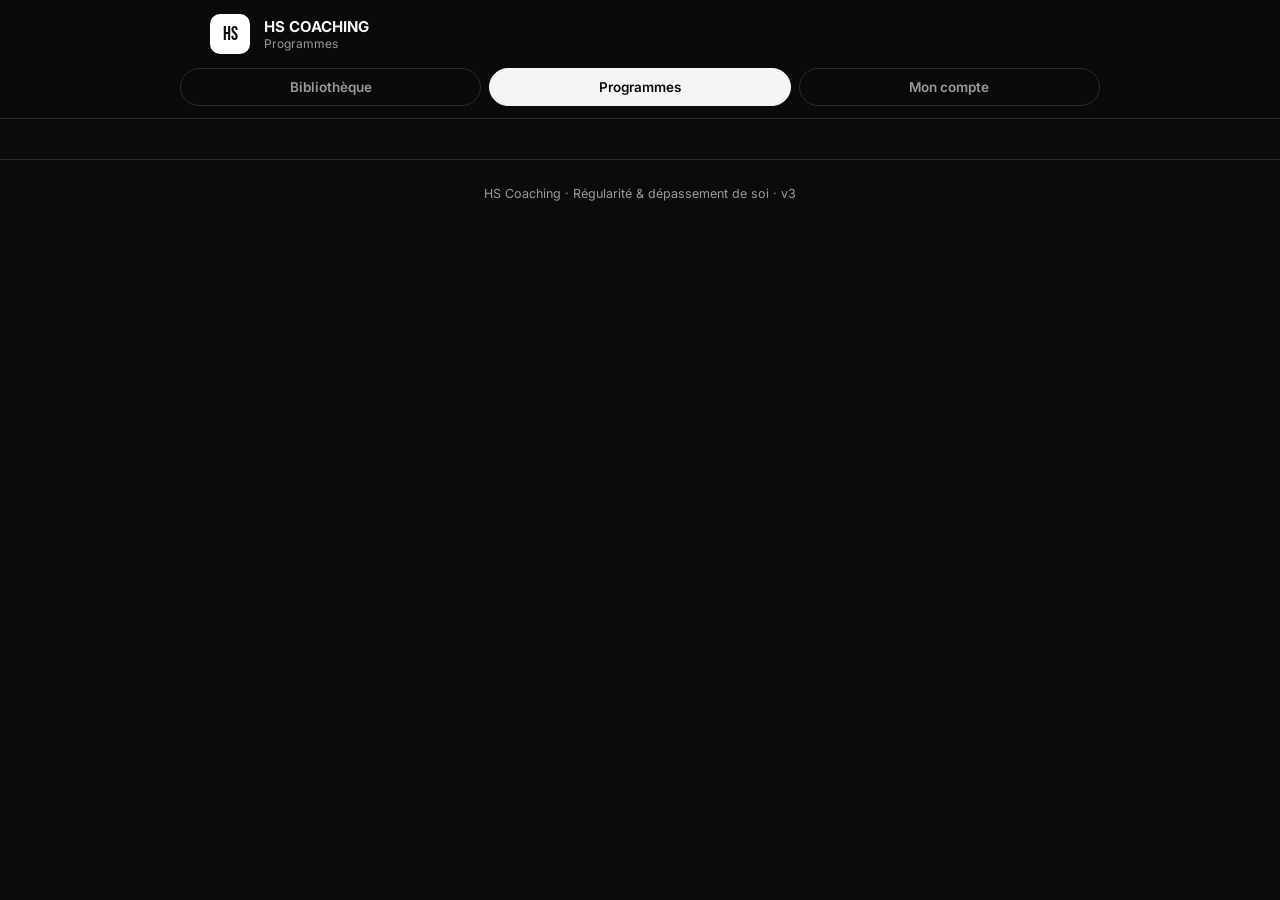
<file: programmes(2).html>
<!DOCTYPE html>
<html lang="fr">
<head>
<meta charset="UTF-8">
<meta name="viewport" content="width=device-width, initial-scale=1.0, viewport-fit=cover">
<meta name="theme-color" content="#0b0b0c">
<title>HS Coaching — Programmes</title>
<link rel="preconnect" href="https://fonts.googleapis.com">
<link rel="preconnect" href="https://fonts.gstatic.com" crossorigin>
<link href="https://fonts.googleapis.com/css2?family=Bebas+Neue&family=Inter:wght@400;500;600;700&display=swap" rel="stylesheet">
<style>
  :root{
    --bg:#0b0b0c; --surface:#16171a; --surface-2:#1f2024; --line:#2c2c30;
    --ink:#f5f5f5; --ink-muted:#9a9a9e; --accent:#ffffff; --accent-ink:#0b0b0c;
    --ok:#ffffff; --radius:14px; box-sizing:border-box;
  }
  *{box-sizing:inherit; margin:0; padding:0;}
  html,body{height:100%;}
  body{background:var(--bg); color:var(--ink); font-family:'Inter',system-ui,sans-serif;
    padding-top:env(safe-area-inset-top,0px); padding-bottom:env(safe-area-inset-bottom,0px); -webkit-font-smoothing:antialiased;}
  html{scroll-padding-top:env(safe-area-inset-top,0px);}
  h1,h2,h3,.display{font-family:'Bebas Neue',sans-serif; letter-spacing:.02em; line-height:.95;}
  a{color:inherit; text-decoration:none;}
  button{font-family:inherit;}
  .wrap{max-width:900px; margin:0 auto; padding:0 20px;}

  header.top{position:sticky; top:0; z-index:20; background:rgba(11,11,12,.9); backdrop-filter:blur(10px);
    border-bottom:1px solid var(--line); padding-top:env(safe-area-inset-top,0px);}
  .top-inner{display:flex; align-items:center; gap:14px; padding:14px 20px; max-width:900px; margin:0 auto;}
  .mark{width:40px; height:40px; border-radius:10px; background:var(--accent); display:flex; align-items:center; justify-content:center;
    flex:none; font-family:'Bebas Neue'; font-size:19px; color:var(--accent-ink);}
  .brand{flex:1; min-width:0;}
  .brand .b1{font-size:15px; font-weight:700;}
  .brand .b2{font-size:12px; color:var(--ink-muted);}
  .nav-link{font-size:14px; font-weight:600; color:var(--ink-muted); border:1px solid var(--line); padding:8px 14px; border-radius:999px; white-space:nowrap;}
  .nav-link:hover{color:var(--ink); border-color:var(--accent);}

  main{padding:32px 0 90px;}
  .eyebrow{color:var(--accent); font-weight:700; font-size:13px; margin-bottom:6px;}
  h1.page{font-size:clamp(34px,7vw,52px); margin-bottom:6px;}
  .subtitle{color:var(--ink-muted); font-size:14px; max-width:56ch;}

  .section{margin-top:34px;}
  .section h2{font-size:22px; margin-bottom:14px;}

  .prog-grid{display:grid; grid-template-columns:repeat(auto-fill,minmax(240px,1fr)); gap:14px;}
  .prog-card{background:var(--surface); border:1px solid var(--line); border-radius:var(--radius); padding:18px; text-align:left; cursor:pointer;}
  .prog-card:hover{border-color:var(--accent);}
  .prog-card .tag{font-size:11px; font-weight:700; color:var(--accent); text-transform:uppercase; letter-spacing:.08em;}
  .prog-card h3{font-size:22px; margin-top:6px; font-family:'Inter'; font-weight:700; letter-spacing:0;}
  .prog-card p{color:var(--ink-muted); font-size:13px; margin-top:8px; line-height:1.4;}

  .btn{display:inline-flex; align-items:center; gap:8px; font-size:14px; font-weight:700; padding:12px 20px; border-radius:999px; border:none; cursor:pointer;}
  .btn-accent{background:var(--accent); color:var(--accent-ink);}
  .btn-ghost{background:none; border:1px solid var(--line); color:var(--ink);}
  .btn-ghost:hover{border-color:var(--accent);}
  .btn-sm{padding:8px 14px; font-size:13px;}
  .btn:disabled{opacity:.5; cursor:default;}

  .actions-row{display:flex; gap:10px; flex-wrap:wrap; margin-top:18px;}

  .empty{color:var(--ink-muted); font-size:13.5px; padding:16px 0;}

  /* Détail programme / séance */
  .backlink{font-size:13px; color:var(--ink-muted); display:inline-block; margin-bottom:16px;}
  .backlink:hover{color:var(--accent);}
  .ex-row{background:var(--surface); border:1px solid var(--line); border-radius:12px; padding:16px; margin-top:10px;}
  .ex-row-top{display:flex; justify-content:space-between; align-items:flex-start; gap:10px;}
  .ex-name{font-size:17px; font-weight:700; cursor:pointer;}
  .ex-name:hover{color:var(--accent);}
  .ex-meta{color:var(--ink-muted); font-size:12.5px; margin-top:2px;}
  .set-grid{margin-top:12px; display:flex; flex-direction:column; gap:8px;}
  .set-line{display:flex; align-items:center; gap:8px; font-size:13px;}
  .set-line .setnum{width:26px; color:var(--ink-muted); flex:none;}
  .set-line input{
    width:64px; background:var(--surface-2); border:1px solid var(--line); border-radius:8px; color:var(--ink);
    padding:8px; font-size:14px; font-family:inherit; text-align:center;
  }
  .set-line .unit{color:var(--ink-muted); font-size:12px;}
  .set-line .valid{
    margin-left:auto; width:32px; height:32px; border-radius:8px; border:1px solid var(--line); background:var(--surface-2);
    color:var(--ink-muted); cursor:pointer; flex:none;
  }
  .set-line .valid.done{background:var(--ok); border-color:var(--ok); color:#04170c;}

  .session-bar{position:sticky; bottom:0; padding:14px 0; padding-bottom:calc(14px + env(safe-area-inset-bottom,0px));
    background:linear-gradient(0deg, var(--bg) 60%, transparent); margin-top:10px;}

  /* Formulaire création programme */
  .field{margin-top:14px;}
  .field label{font-size:12.5px; color:var(--ink-muted); display:block; margin-bottom:6px; font-weight:600;}
  .field input, .field textarea{
    width:100%; background:var(--surface); border:1px solid var(--line); border-radius:10px; color:var(--ink);
    padding:12px 14px; font-size:14px; font-family:inherit;
  }
  .field textarea{min-height:70px; resize:vertical;}
  .picker{display:flex; gap:8px; margin-top:10px;}
  .picker select{flex:1; background:var(--surface); border:1px solid var(--line); border-radius:10px; color:var(--ink); padding:10px; font-family:inherit;}
  .draft-row{display:flex; align-items:center; gap:8px; background:var(--surface); border:1px solid var(--line); border-radius:10px; padding:10px 14px; margin-top:8px; font-size:13.5px;}
  .draft-row .rm{margin-left:auto; color:var(--ink-muted); cursor:pointer; background:none; border:none; font-size:16px;}

  /* Overlay générique (fiche exo / contact / création) */
  .overlay{position:fixed; inset:0; z-index:50; background:rgba(0,0,0,.72); display:none; align-items:flex-end; justify-content:center;}
  .overlay.open{display:flex;}
  .sheet{width:100%; max-width:620px; max-height:92vh; overflow-y:auto; background:var(--surface); border:1px solid var(--line);
    border-top-left-radius:22px; border-top-right-radius:22px; padding:26px 24px calc(28px + env(safe-area-inset-bottom,0px));}
  @media(min-width:700px){.overlay{align-items:center;} .sheet{border-radius:22px; max-height:86vh;}}
  .sheet-top{display:flex; justify-content:space-between; align-items:flex-start; gap:12px;}
  .closeBtn{flex:none; width:34px; height:34px; border-radius:50%; border:1px solid var(--line); background:var(--surface-2); color:var(--ink); font-size:16px; cursor:pointer;}
  .cat{font-size:12px; font-weight:700; color:var(--accent); text-transform:uppercase; letter-spacing:.08em;}
  .sheet h2{font-size:34px; margin-top:6px;}
  .sheet p.lede{color:var(--ink-muted); margin-top:10px; font-size:14px;}
  .block{margin-top:20px;}
  .block h4{font-size:12px; text-transform:uppercase; letter-spacing:.08em; color:var(--ink-muted); font-weight:700; margin-bottom:8px;}
  .points{list-style:none;}
  .points li{font-size:14px; padding:9px 0; border-top:1px solid var(--line); display:flex; gap:10px; align-items:flex-start;}
  .points li:before{content:"→"; color:var(--accent); font-weight:700;}

  .toast{position:fixed; left:50%; bottom:24px; transform:translateX(-50%); background:var(--surface-2); border:1px solid var(--line);
    padding:12px 20px; border-radius:999px; font-size:13.5px; z-index:80; display:none;}

  footer{border-top:1px solid var(--line); padding:26px 0; text-align:center; color:var(--ink-muted); font-size:12.5px; margin-top:40px;}

  .navrow{display:flex; gap:8px; max-width:960px; margin:0 auto; padding:0 20px 12px; overflow-x:auto; scrollbar-width:none;}
  .navrow::-webkit-scrollbar{display:none;}
  .navrow a{flex:1; text-align:center; font-size:13.5px; font-weight:600; color:var(--ink-muted); border:1px solid var(--line); padding:10px 14px; border-radius:999px; white-space:nowrap; text-decoration:none;}
  .navrow a.active{background:var(--ink); border-color:var(--ink); color:var(--bg);}
</style>
</head>
<body>

<header class="top">
  <div class="top-inner">
    <div class="mark">HS</div>
    <div class="brand"><div class="b1">HS COACHING</div><div class="b2">Programmes</div></div>
  </div>
  <nav class="navrow">
    <a href="index.html">Bibliothèque</a>
    <a href="programmes.html" class="active">Programmes</a>
    <a href="compte.html">Mon compte</a>
  </nav>
</header>
<script>
(function(){
  var n=document.querySelector('.navrow');
  if(n && localStorage.getItem('hs_role')==='admin' && !n.querySelector('[href="admin.html"]')){
    n.insertAdjacentHTML('beforeend','<a href="admin.html">Espace coach</a>');
  }
})();
</script>


<main class="wrap" id="app"></main>

<footer>HS Coaching · Régularité &amp; dépassement de soi · v3</footer>

<div class="overlay" id="exOverlay"><div class="sheet" id="exSheet"></div></div>
<div class="overlay" id="modalOverlay"><div class="sheet" id="modalSheet"></div></div>
<div class="toast" id="toast"></div>

<script>
const SUPABASE_URL = "https://rvftqdbdibfylauartii.supabase.co";
const SUPABASE_ANON_KEY = "eyJhbGciOiJIUzI1NiIsInR5cCI6IkpXVCJ9.eyJpc3MiOiJzdXBhYmFzZSIsInJlZiI6InJ2ZnRxZGJkaWJmeWxhdWFydGlpIiwicm9sZSI6ImFub24iLCJpYXQiOjE3OTA1MjEzMjIsImV4cCI6MjEwNjA5NzMyMn0._WLJkWncu1fwMnlakuPFuJr_I-uvgr_TwvMect8E-a0";

function getToken(){
  let t = localStorage.getItem('hs_device_token');
  if(!t){ t = crypto.randomUUID(); localStorage.setItem('hs_device_token', t); }
  return t;
}
async function rpc(fn, params){
  const res = await fetch(`${SUPABASE_URL}/rest/v1/rpc/${fn}`, {
    method:'POST',
    headers:{ apikey:SUPABASE_ANON_KEY, Authorization:`Bearer ${SUPABASE_ANON_KEY}`, 'Content-Type':'application/json' },
    body: JSON.stringify(params)
  });
  if(!res.ok){ console.error(await res.text()); throw new Error('rpc_failed:'+fn); }
  return res.json();
}
async function restGet(table, query){
  const res = await fetch(`${SUPABASE_URL}/rest/v1/${table}?${query}`, {
    headers:{ apikey:SUPABASE_ANON_KEY, Authorization:`Bearer ${SUPABASE_ANON_KEY}` }
  });
  return res.json();
}
async function restInsert(table, body){
  const res = await fetch(`${SUPABASE_URL}/rest/v1/${table}`, {
    method:'POST',
    headers:{ apikey:SUPABASE_ANON_KEY, Authorization:`Bearer ${SUPABASE_ANON_KEY}`, 'Content-Type':'application/json', Prefer:'return=representation' },
    body: JSON.stringify(body)
  });
  return res.json();
}
function toast(msg){
  const t = document.getElementById('toast'); t.textContent = msg; t.style.display='block';
  clearTimeout(window._toastTimer); window._toastTimer = setTimeout(()=> t.style.display='none', 2200);
}

// ---------- Bascule invité / compte connecté ----------
function getUserSession(){ try{ return JSON.parse(localStorage.getItem('hs_session')||'null'); }catch(e){ return null; } }
function isLoggedIn(){ const s = getUserSession(); return !!(s && s.access_token); }
async function refreshIfNeeded(){
  const s = getUserSession();
  if(!s || !s.refresh_token) return;
  const exp = (s.expires_at || 0) * 1000;
  if(exp && Date.now() < exp - 60000) return;
  try{
    const res = await fetch(`${SUPABASE_URL}/auth/v1/token?grant_type=refresh_token`, { method:'POST', headers:{ apikey:SUPABASE_ANON_KEY, 'Content-Type':'application/json' }, body: JSON.stringify({ refresh_token: s.refresh_token }) });
    const data = await res.json();
    if(res.ok && data.access_token) localStorage.setItem('hs_session', JSON.stringify(data)); else localStorage.removeItem('hs_session');
  }catch(e){}
}
async function authedFetch(path, opts={}){
  await refreshIfNeeded();
  const s = getUserSession();
  return fetch(`${SUPABASE_URL}${path}`, { ...opts, headers:{ apikey:SUPABASE_ANON_KEY, Authorization:`Bearer ${s.access_token}`, 'Content-Type':'application/json', ...(opts.headers||{}) } });
}
async function listPrograms(){
  if(isLoggedIn()) return (await authedFetch('/rest/v1/programs?select=*&order=is_official.desc,created_at.desc')).json();
  return rpc('guest_list_programs', { p_token: TOKEN });
}
async function programExercisesFor(programId){
  if(isLoggedIn()) return (await authedFetch(`/rest/v1/program_exercises?select=*&program_id=eq.${programId}&order=order_index`)).json();
  return rpc('guest_program_exercises', { p_token: TOKEN, p_program_id: programId });
}
async function startSessionFor(programId){
  if(isLoggedIn()){
    const res = await authedFetch('/rest/v1/sessions', { method:'POST', headers:{Prefer:'return=representation'}, body: JSON.stringify({ program_id: programId }) });
    const data = await res.json(); return data[0].id;
  }
  return rpc('guest_start_session', { p_token: TOKEN, p_program_id: programId });
}
async function lastLogsFor(programId){
  if(isLoggedIn()){
    const s = getUserSession();
    const sessions = await (await authedFetch(`/rest/v1/sessions?select=id&program_id=eq.${programId}&user_id=eq.${s.user.id}&order=started_at.desc&limit=1`)).json();
    if(!sessions.length) return [];
    return (await authedFetch(`/rest/v1/session_logs?select=exercise_id,set_number,reps,charge&session_id=eq.${sessions[0].id}`)).json();
  }
  return rpc('guest_last_session_logs', { p_token: TOKEN, p_program_id: programId });
}
async function logSetFor(sessionId, exId, setNum, reps, charge){
  if(isLoggedIn()) return authedFetch('/rest/v1/session_logs', { method:'POST', body: JSON.stringify({ session_id: sessionId, exercise_id: exId, set_number: setNum, reps, charge }) });
  return rpc('guest_log_set', { p_token: TOKEN, p_session_id: sessionId, p_exercise_id: exId, p_set_number: setNum, p_reps: reps, p_charge: charge });
}
async function completeSessionFor(sessionId){
  if(isLoggedIn()) return authedFetch(`/rest/v1/sessions?id=eq.${sessionId}`, { method:'PATCH', body: JSON.stringify({ completed_at: new Date().toISOString() }) });
  return rpc('guest_complete_session', { p_token: TOKEN, p_session_id: sessionId });
}
async function createProgramFor(name, desc){
  if(isLoggedIn()){
    const res = await authedFetch('/rest/v1/programs', { method:'POST', headers:{Prefer:'return=representation'}, body: JSON.stringify({ name, description:desc, is_official:false }) });
    const data = await res.json(); return data[0].id;
  }
  return rpc('guest_create_program', { p_token: TOKEN, p_name: name, p_description: desc });
}
async function addProgramExerciseFor(programId, exId, orderIdx, sets, reps, rest, notes){
  if(isLoggedIn()) return authedFetch('/rest/v1/program_exercises', { method:'POST', body: JSON.stringify({ program_id: programId, exercise_id: exId, order_index: orderIdx, sets, reps, rest_seconds: rest, notes }) });
  return rpc('guest_add_program_exercise', { p_token: TOKEN, p_program_id: programId, p_exercise_id: exId, p_order_index: orderIdx, p_sets: sets, p_reps: reps, p_rest_seconds: rest, p_notes: notes });
}

let exercises = [];
let exercisesById = {};
const app = document.getElementById('app');
const TOKEN = getToken();

function openExFiche(exId){
  const ex = exercisesById[exId];
  if(!ex) return;
  const points = (ex.technique_points||[]).map(p=>`<li>${p}</li>`).join('');
  document.getElementById('exSheet').innerHTML = `
    <div class="sheet-top">
      <div><div class="cat">${ex.category}</div><h2>${ex.name}</h2></div>
      <button class="closeBtn" onclick="document.getElementById('exOverlay').classList.remove('open')">✕</button>
    </div>
    <p class="lede">${ex.short_description||''}</p>
    <div class="block"><h4>Consigne</h4><p>${ex.instructions||'—'}</p></div>
    <div class="block"><h4>Points techniques</h4><ul class="points">${points}</ul></div>
  `;
  document.getElementById('exOverlay').classList.add('open');
}

function openContactModal(){
  document.getElementById('modalSheet').innerHTML = `
    <div class="sheet-top">
      <div><div class="cat">SANS ENGAGEMENT</div><h2>Contacter un coach</h2></div>
      <button class="closeBtn" onclick="document.getElementById('modalOverlay').classList.remove('open')">✕</button>
    </div>
    <p class="lede">Laisse tes coordonnées, un coach te recontacte pour un programme personnalisé — aucun compte requis.</p>
    <div class="field"><label>Nom</label><input id="cName" type="text" placeholder="Ton prénom"></div>
    <div class="field"><label>Téléphone ou email</label><input id="cContact" type="text" placeholder="06 12 34 56 78 ou email"></div>
    <div class="field"><label>Message (optionnel)</label><textarea id="cMsg" placeholder="Ton objectif, tes dispos..."></textarea></div>
    <div class="actions-row"><button class="btn btn-accent" onclick="submitContact()">Envoyer la demande</button></div>
  `;
  document.getElementById('modalOverlay').classList.add('open');
}
async function submitContact(){
  const name = document.getElementById('cName').value.trim();
  const contact = document.getElementById('cContact').value.trim();
  const msg = document.getElementById('cMsg').value.trim();
  if(!name || !contact){ toast('Nom et contact requis'); return; }
  const isEmail = contact.includes('@');
  await restInsert('coach_contact_requests', { name, email: isEmail?contact:null, phone: isEmail?null:contact, message: msg||null });
  document.getElementById('modalOverlay').classList.remove('open');
  toast('Demande envoyée, le coach te recontacte bientôt 💪');
}

// ---------- Routing ----------
window.addEventListener('hashchange', route);
async function boot(){
  exercises = await restGet('exercises','select=*');
  exercisesById = Object.fromEntries(exercises.map(e=>[e.id,e]));
  route();
}
function route(){
  const hash = location.hash.replace('#','');
  const parts = hash.split('/').filter(Boolean);
  if(parts[0]==='creer') renderCreate();
  else if(parts[0]==='programme' && parts[1] && parts[2]==='seance') renderSession(parts[1]);
  else if(parts[0]==='programme' && parts[1]) renderProgramDetail(parts[1]);
  else renderList();
}

// ---------- Vue liste ----------
async function renderList(){
  app.innerHTML = `
    <div class="eyebrow">PROGRAMMES</div>
    <h1 class="page">Suis ton parcours.</h1>
    <p class="subtitle">Programmes construits par ton coach, ou crée le tien. Tes séries et charges sont sauvegardées automatiquement d'une séance à l'autre.</p>
    <div class="actions-row">
      <button class="btn btn-accent" onclick="location.hash='#creer'">+ Créer mon programme</button>
      <button class="btn btn-ghost" onclick="openContactModal()">Contacter un coach</button>
    </div>
    <div class="section"><h2>Programmes du coach</h2><div class="prog-grid" id="officialGrid"><div class="empty">Chargement…</div></div></div>
    <div class="section"><h2>Mes programmes</h2><div class="prog-grid" id="mineGrid"><div class="empty">Chargement…</div></div></div>
  `;
  let programs = [];
  try{ programs = await listPrograms(); }catch(e){ console.error(e); }
  const official = programs.filter(p=>p.is_official);
  const mine = programs.filter(p=>!p.is_official);
  document.getElementById('officialGrid').innerHTML = official.length ? official.map(cardHtml).join('') :
    '<div class="empty">Aucun programme du coach pour le moment.</div>';
  document.getElementById('mineGrid').innerHTML = mine.length ? mine.map(cardHtml).join('') :
    '<div class="empty">Tu n\'as pas encore créé de programme perso.</div>';
}
function cardHtml(p){
  return `<button class="prog-card" onclick="location.hash='#programme/${p.id}'">
    <div class="tag">${p.is_official?'Coach':'Perso'}</div>
    <h3>${p.name}</h3>
    <p>${p.description||''}</p>
  </button>`;
}

// ---------- Détail programme ----------
async function renderProgramDetail(programId){
  app.innerHTML = `<a class="backlink" href="#">← Tous les programmes</a><div id="progBody"><div class="empty">Chargement…</div></div>`;
  let items = [];
  try{ items = await programExercisesFor(programId); }
  catch(e){ document.getElementById('progBody').innerHTML = '<div class="empty">Programme introuvable.</div>'; return; }
  let progName = '';
  try{ const all = await listPrograms(); progName = (all.find(x=>x.id===programId)||{}).name || ''; }catch(e){}
  const rows = items.map(it=>{
    const ex = exercisesById[it.exercise_id];
    if(!ex) return '';
    return `<div class="ex-row">
      <div class="ex-row-top">
        <div><div class="ex-name" onclick="openExFiche('${ex.id}')">${ex.name}</div>
        <div class="ex-meta">${it.sets||'-'} séries × ${it.reps||'-'} · repos ${it.rest_seconds||'-'}s</div></div>
      </div>
    </div>`;
  }).join('');
  document.getElementById('progBody').innerHTML = `
    <div class="eyebrow">PROGRAMME</div>
    <h1 class="page">${progName}</h1>
    <div id="progExList">${rows || '<div class="empty">Aucun exercice dans ce programme.</div>'}</div>
    <div class="session-bar"><button class="btn btn-accent" style="width:100%;justify-content:center;" onclick="location.hash='#programme/${programId}/seance'">Démarrer la séance</button></div>
  `;
}

// ---------- Séance en temps réel ----------
let activeSession = null;
async function renderSession(programId){
  app.innerHTML = `<a class="backlink" href="#programme/${programId}">← Retour au programme</a><div id="sessBody"><div class="empty">Préparation de la séance…</div></div>`;
  const [items, lastLogs, sessionId] = await Promise.all([
    programExercisesFor(programId),
    lastLogsFor(programId),
    startSessionFor(programId)
  ]);
  activeSession = sessionId;
  const lastByKey = {};
  (lastLogs||[]).forEach(l=>{ lastByKey[`${l.exercise_id}_${l.set_number}`] = l; });

  const rows = items.map(it=>{
    const ex = exercisesById[it.exercise_id];
    if(!ex) return '';
    const nSets = it.sets || 3;
    let sets = '';
    for(let s=1; s<=nSets; s++){
      const prev = lastByKey[`${ex.id}_${s}`];
      const ph = prev ? `${prev.reps||''}` : (it.reps||'');
      const phc = prev ? `${prev.charge||''}` : '';
      sets += `<div class="set-line" data-ex="${ex.id}" data-set="${s}">
        <div class="setnum">S${s}</div>
        <input type="number" inputmode="numeric" placeholder="${ph}" class="reps-input">
        <span class="unit">reps</span>
        <input type="number" inputmode="decimal" placeholder="${phc||'kg'}" class="charge-input">
        <span class="unit">kg</span>
        <button class="valid" onclick="validateSet(this)">✓</button>
      </div>`;
    }
    return `<div class="ex-row">
      <div class="ex-row-top">
        <div><div class="ex-name" onclick="openExFiche('${ex.id}')">${ex.name}</div>
        <div class="ex-meta">Dernière fois pré-remplie si dispo</div></div>
      </div>
      <div class="set-grid">${sets}</div>
    </div>`;
  }).join('');

  document.getElementById('sessBody').innerHTML = `
    <div class="eyebrow">SÉANCE EN COURS</div>
    <h1 class="page" style="font-size:32px;">C'est parti 💪</h1>
    ${rows}
    <div class="session-bar"><button class="btn btn-accent" style="width:100%;justify-content:center;" onclick="finishSession('${programId}')">Terminer la séance</button></div>
  `;
}
async function validateSet(btn){
  const line = btn.closest('.set-line');
  const exId = line.dataset.ex; const setNum = parseInt(line.dataset.set);
  const reps = parseInt(line.querySelector('.reps-input').value) || null;
  const charge = parseFloat(line.querySelector('.charge-input').value) || null;
  try{
    await logSetFor(activeSession, exId, setNum, reps, charge);
    btn.classList.add('done');
  }catch(e){ toast('Erreur, réessaie'); }
}
async function finishSession(programId){
  if(activeSession) await completeSessionFor(activeSession);
  toast('Séance enregistrée, bravo !');
  location.hash = `#programme/${programId}`;
}

// ---------- Création de programme ----------
let draftExercises = [];
function renderCreate(){
  draftExercises = [];
  const options = exercises.map(e=>`<option value="${e.id}">${e.name} (${e.category})</option>`).join('');
  app.innerHTML = `
    <a class="backlink" href="#">← Annuler</a>
    <div class="eyebrow">NOUVEAU PROGRAMME</div>
    <h1 class="page" style="font-size:38px;">Crée ton programme</h1>
    <p class="subtitle">Visible uniquement par toi, depuis cet appareil.</p>
    <div class="field"><label>Nom du programme</label><input id="pName" type="text" placeholder="Ex : Ma routine du lundi"></div>
    <div class="field"><label>Description (optionnel)</label><textarea id="pDesc" placeholder="Objectif, contexte..."></textarea></div>

    <div class="section">
      <h2>Exercices</h2>
      <div class="picker">
        <select id="pickEx">${options}</select>
        <input id="pSets" type="number" placeholder="Séries" style="width:80px; background:var(--surface); border:1px solid var(--line); border-radius:10px; color:var(--ink); padding:10px; font-family:inherit;">
        <input id="pReps" type="text" placeholder="Reps" style="width:80px; background:var(--surface); border:1px solid var(--line); border-radius:10px; color:var(--ink); padding:10px; font-family:inherit;">
        <button class="btn btn-ghost btn-sm" onclick="addDraftExercise()">Ajouter</button>
      </div>
      <div id="draftList"></div>
    </div>

    <div class="actions-row"><button class="btn btn-accent" onclick="saveProgram()">Enregistrer le programme</button></div>
  `;
}
function addDraftExercise(){
  const exId = document.getElementById('pickEx').value;
  const sets = document.getElementById('pSets').value || 3;
  const reps = document.getElementById('pReps').value || '10-12';
  const ex = exercisesById[exId];
  draftExercises.push({ exercise_id: exId, sets: parseInt(sets), reps, name: ex.name });
  renderDraftList();
}
function renderDraftList(){
  document.getElementById('draftList').innerHTML = draftExercises.map((d,i)=>`
    <div class="draft-row">${d.name} — ${d.sets}×${d.reps}<button class="rm" onclick="removeDraft(${i})">✕</button></div>
  `).join('');
}
function removeDraft(i){ draftExercises.splice(i,1); renderDraftList(); }
async function saveProgram(){
  const name = document.getElementById('pName').value.trim();
  if(!name){ toast('Donne un nom à ton programme'); return; }
  if(!draftExercises.length){ toast('Ajoute au moins un exercice'); return; }
  const desc = document.getElementById('pDesc').value.trim();
  const programId = await createProgramFor(name, desc||null);
  for(let i=0;i<draftExercises.length;i++){
    const d = draftExercises[i];
    await addProgramExerciseFor(programId, d.exercise_id, i+1, d.sets, d.reps, 90, null);
  }
  toast('Programme créé !');
  location.hash = `#programme/${programId}`;
}

document.getElementById('exOverlay').addEventListener('click', e=>{ if(e.target.id==='exOverlay') e.target.classList.remove('open'); });
document.getElementById('modalOverlay').addEventListener('click', e=>{ if(e.target.id==='modalOverlay') e.target.classList.remove('open'); });

boot();
</script>
</body>
</html>
</file>
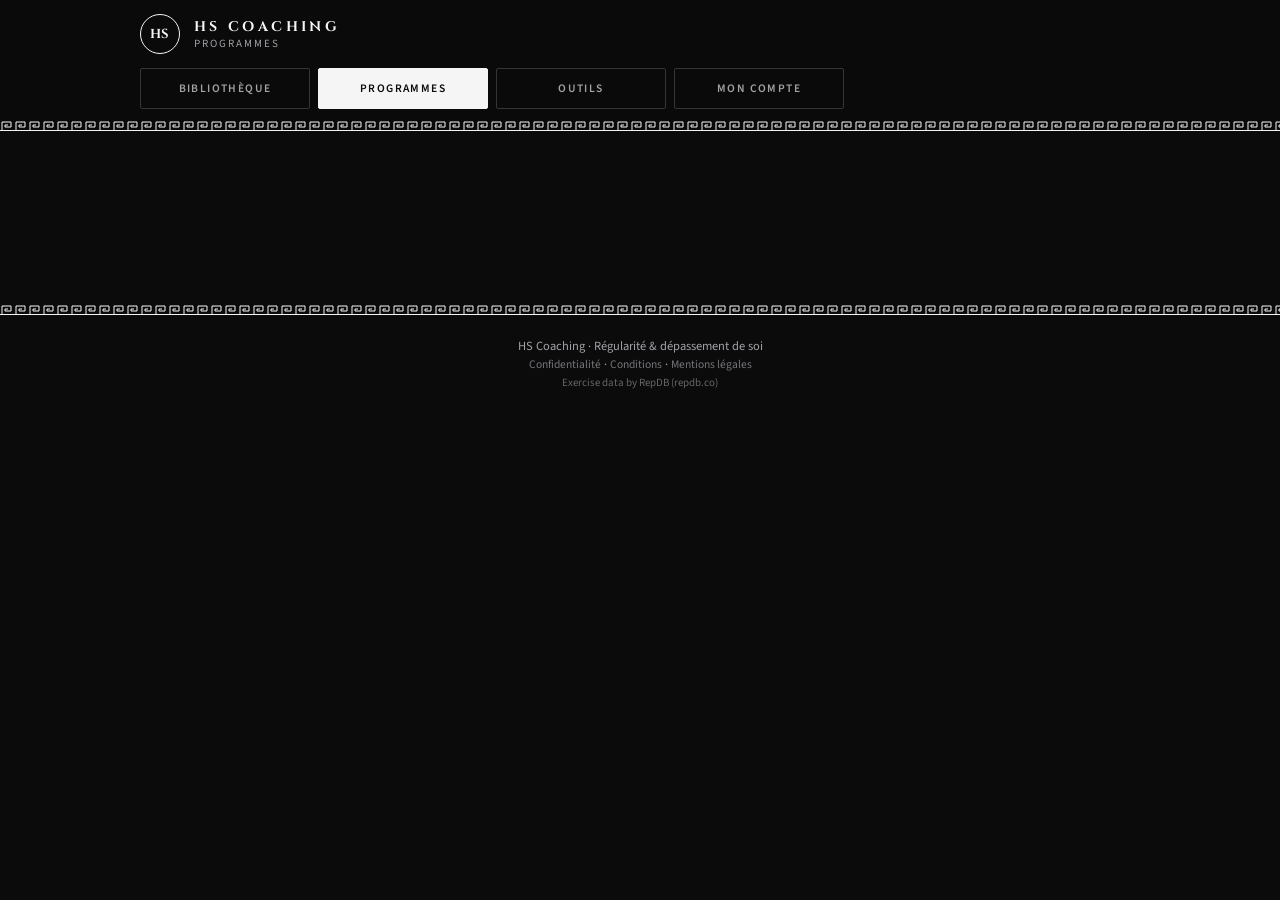
<file: programmes.html>
<!DOCTYPE html> <html lang="fr"> <head> <!-- © 2026 HS Coaching – Tous droits réservés. Reproduction, extraction ou réutilisation, même partielle, interdites sans autorisation écrite. --> <meta name="copyright" content="© 2026 HS Coaching"> <script>if(window.top!==window.self)try{window.top.location=window.self.location}catch(o){document.documentElement.style.display="none"}</script> <meta charset="UTF-8"> <meta name="viewport" content="width=device-width,initial-scale=1,viewport-fit=cover"> <meta name="theme-color" content="#0b0b0c"> <title>HS Coaching — Programmes</title> <link rel="manifest" href="manifest.json"> <link rel="icon" href="icon-192.png"> <link rel="apple-touch-icon" href="icon-192.png"> <link rel="preload" href="fonts/source-sans-3-latin-400-normal.woff2" as="font" type="font/woff2" crossorigin> <link rel="stylesheet" href="fonts/fonts.css"> <style>:root{--bg:#0b0b0c;--surface:#16171a;--surface-2:#1f2024;--line:#2c2c30;--ink:#f5f5f5;--ink-muted:#9a9a9e;--accent:#ffffff;--accent-ink:#0b0b0c;--ok:#ffffff;--radius:14px;box-sizing:border-box;color-scheme:dark}*{box-sizing:inherit;margin:0;padding:0}body,html{height:100%}body{background:var(--bg);color:var(--ink);font-family:Inter,system-ui,sans-serif;padding-top:env(safe-area-inset-top,0);padding-bottom:env(safe-area-inset-bottom,0);-webkit-font-smoothing:antialiased}html{scroll-padding-top:env(safe-area-inset-top,0px)}.display,h1,h2,h3{font-family:Cinzel,sans-serif;letter-spacing:.02em;line-height:.95}a{color:inherit;text-decoration:none}button{font-family:inherit}.wrap{max-width:900px;margin:0 auto;padding:0 20px}header.top{position:sticky;top:0;z-index:20;background:rgba(11,11,12,.9);backdrop-filter:blur(10px);border-bottom:1px solid var(--line);padding-top:env(safe-area-inset-top,0)}.top-inner{display:flex;align-items:center;gap:14px;padding:14px 20px;max-width:900px;margin:0 auto}.mark{width:40px;height:40px;border-radius:10px;background:var(--accent);display:flex;align-items:center;justify-content:center;flex:none;font-family:Cinzel;font-size:19px;color:var(--accent-ink)}.brand{flex:1;min-width:0}.brand .b1{font-size:15px;font-weight:700}.brand .b2{font-size:12px;color:var(--ink-muted)}.nav-link{font-size:14px;font-weight:600;color:var(--ink-muted);border:1px solid var(--line);padding:8px 14px;border-radius:999px;white-space:nowrap}.nav-link:hover{color:var(--ink);border-color:var(--accent)}main{padding:32px 0 90px}main.wrap{padding:32px 20px 90px}.eyebrow{color:var(--accent);font-weight:700;font-size:13px;margin-bottom:6px}h1.page{font-size:clamp(34px,7vw,52px);margin-bottom:6px}.subtitle{color:var(--ink-muted);font-size:14px;max-width:56ch}.section{margin-top:34px}.section h2{font-size:22px;margin-bottom:14px}.prog-grid{display:grid;grid-template-columns:repeat(auto-fill,minmax(240px,1fr));gap:14px}.prog-card{background:var(--surface);border:1px solid var(--line);border-radius:var(--radius);padding:18px;text-align:left;cursor:pointer}.prog-card:hover{border-color:var(--accent)}.prog-card .tag{font-size:11px;font-weight:700;color:var(--accent);text-transform:uppercase;letter-spacing:.08em}.prog-card h3{font-size:22px;margin-top:6px;font-family:Inter;font-weight:700;letter-spacing:0;color:var(--ink)}.prog-card p{color:var(--ink-muted);font-size:13px;margin-top:8px;line-height:1.4}.btn{display:inline-flex;align-items:center;gap:8px;font-size:14px;font-weight:700;padding:12px 20px;border-radius:999px;border:none;cursor:pointer}.btn-accent{background:var(--accent);color:var(--accent-ink)}.btn-ghost{background:0 0;border:1px solid var(--line);color:var(--ink)}.btn-ghost:hover{border-color:var(--accent)}.reps-mode-btn.active{border-color:var(--accent);color:var(--accent);background:var(--surface)}.btn-sm{padding:8px 14px;font-size:13px}.btn:disabled{opacity:.5;cursor:default}.actions-row{display:flex;gap:10px;flex-wrap:wrap;margin-top:18px}.empty{color:var(--ink-muted);font-size:13.5px;padding:16px 0}.promo{margin:34px 0 8px;padding:24px 22px;border-radius:20px;border:1px solid var(--accent);background:linear-gradient(160deg,var(--surface-2,#1f2024),var(--surface,#16171a))}.promo .cat{color:var(--accent);font-weight:700;font-size:12px;letter-spacing:.1em;margin-bottom:6px}.promo h2{font-family:Cinzel;font-size:30px;line-height:1.05;margin:0 0 10px;letter-spacing:.01em}.promo p{color:var(--ink-muted);font-size:14px;line-height:1.5;margin:0 0 14px}.promo ul{list-style:none;margin:0 0 18px;padding:0;display:grid;gap:8px;font-size:14px}.promo li::before{content:'✓';color:var(--accent);font-weight:800;margin-right:9px}.promo .btn{width:100%;justify-content:center}#printProgramArea{display:none}@media print{body *{visibility:hidden}#printProgramArea,#printProgramArea *{visibility:visible}#printProgramArea{display:block;position:fixed;inset:0;background:#fff;padding:40px}#printProgramArea h1{font-family:Cinzel,sans-serif;font-size:34px;color:#000;margin:0 0 6px}#printProgramArea p{color:#333;font-size:14px;margin:0 0 10px}#printProgramArea .pmeta{color:#777;font-size:12px;margin-bottom:18px;text-transform:uppercase;letter-spacing:.5px}#printProgramArea .pex{border-top:1px solid #ccc;padding:12px 0;color:#000}#printProgramArea .pex b{display:block;font-size:16px;margin-bottom:2px}#printProgramArea .pex span{font-size:13px;color:#444}}.backlink{font-size:13px;color:var(--ink-muted);display:inline-block;margin-bottom:16px}.backlink:hover{color:var(--accent)}.ex-row{background:var(--surface);border:1px solid var(--line);border-radius:12px;padding:16px;margin-top:10px}.ex-row-top{display:flex;justify-content:space-between;align-items:flex-start;gap:10px}.ex-name{font-size:17px;font-weight:700;cursor:pointer}.ex-name:hover{color:var(--accent)}.ex-meta{color:var(--ink-muted);font-size:12.5px;margin-top:2px}.ex-meta.ss-head{font-weight:700;margin:16px 4px 6px;letter-spacing:.01em}.var-link{display:inline-block;cursor:pointer;padding:6px 0;color:var(--ink)}.set-grid{margin-top:12px;display:flex;flex-direction:column;gap:10px}.sch-pills{display:flex;flex-wrap:wrap;gap:6px;margin-top:6px;align-items:stretch}.sch-pill{display:inline-flex;flex-direction:column;align-items:center;justify-content:center;min-width:58px;padding:6px 10px;border:1px solid var(--line);background:var(--surface-2,rgba(255,255,255,.04));line-height:1.15;text-align:center}.sch-pill b{font-size:20px;font-weight:700}.sch-pill small{font-size:10.5px;letter-spacing:.06em;text-transform:uppercase;color:var(--ink-muted)}.sch-pill em{font-style:normal;font-size:11.5px;color:var(--accent);margin-top:2px}.sch-note{display:inline-flex;align-items:center;padding:6px 10px;border:1px solid var(--accent);font-weight:700;font-size:14px}.set-target{font-size:12px;color:var(--ink-muted);margin:6px 0 -4px 30px;font-weight:600}.set-line{display:flex;align-items:center;gap:6px;font-size:13px}.set-line .setnum{width:24px;color:var(--ink-muted);flex:none;font-weight:700}.set-line input{flex:1;min-width:0;background:var(--surface-2);border:1px solid var(--line);border-radius:8px;color:var(--ink);padding:12px 4px;font-size:16px;font-family:inherit;text-align:center}.set-line[data-timed="1"]{flex-wrap:wrap}.set-line .dist-wrap{flex-basis:100%;display:flex;align-items:center;gap:6px;padding-left:30px;font-size:12px;color:var(--ink-muted)}.set-line .dist-wrap .pace{margin-left:6px;color:var(--ink);font-weight:600}.set-line .unit{color:var(--ink-muted);font-size:11px;flex:none}.set-line .valid{margin-left:4px;width:42px;height:42px;border-radius:10px;border:1px solid var(--line);background:var(--surface-2);color:var(--ink-muted);cursor:pointer;flex:none;font-size:17px}.set-line .chrono-btn{margin-left:4px;width:42px;height:42px;border-radius:10px;border:1px solid var(--accent);background:0 0;color:var(--accent);cursor:pointer;flex:none;font-size:15px}.set-line .chrono-btn.on{background:var(--accent);color:#111}.chrono-row{display:flex;align-items:center;gap:12px;padding:12px 14px;margin:6px 0 4px;border:1px solid var(--accent);border-radius:14px;background:var(--surface-2)}.chrono-row .cr-main{flex:1;min-width:0}.chrono-row .cr-time{font-size:34px;font-weight:800;font-variant-numeric:tabular-nums;line-height:1.05}.chrono-row .cr-sub{font-size:12.5px;color:var(--ink-muted);margin-top:2px}.chrono-row.alarm{animation:crFlash .6s ease-in-out 6;border-color:var(--ok)}@keyframes crFlash{0%,100%{background:var(--surface-2)}50%{background:var(--ok);color:#04170c}}.set-line .valid.err{background:#7a1f1f;border-color:#d33;color:#fff}.set-line .valid.done{background:var(--ok);border-color:var(--ok);color:#04170c}.session-bar{position:sticky;bottom:0;padding:14px 0;padding-bottom:calc(14px + env(safe-area-inset-bottom,0px));background:linear-gradient(0deg,var(--bg) 60%,transparent);margin-top:10px}body.has-install-banner .session-bar{margin-bottom:70px}body.typing .session-bar{display:none}.day-block{margin-top:22px;padding-top:6px;border-top:1px solid var(--line)}.day-head{display:flex;align-items:baseline;justify-content:space-between;gap:10px;margin-bottom:4px}.day-head h2{font-size:26px}.day-count{font-size:12px;color:var(--ink-muted);flex:none}.day-tabs{display:flex;flex-wrap:wrap;gap:8px;margin:10px 0 8px}.day-chip{background:var(--surface);border:1px solid var(--line);color:var(--ink-muted);border-radius:999px;padding:9px 14px;font-size:13.5px;font-weight:600;cursor:pointer;font-family:inherit}.day-chip.active{background:var(--surface-2);border-color:var(--accent);color:var(--accent)}.day-chip.add{border-style:dashed}.bd-det{margin:10px 0 0}.bd-det summary{cursor:pointer;padding:10px 0;color:var(--ink-muted);font-size:14px}.day-grp{display:inline-flex;align-items:center;gap:4px}.day-mini{width:40px;height:40px;border:1px solid var(--line);background:var(--surface);color:var(--ink-muted);border-radius:10px;cursor:pointer;font-size:14px;font-family:inherit}.bd-row{display:grid;grid-template-columns:auto auto 1fr auto;gap:8px;align-items:center;background:var(--surface);border:1px solid var(--line);border-radius:10px;padding:8px;margin-top:8px}.bd-row.in-ss{border-left:3px solid var(--accent)}.bd-row.open{border-color:var(--accent)}.bd-thw{width:52px;height:52px;border-radius:8px;overflow:hidden;background:var(--surface-2);flex:none}.bd-thw img{width:100%;height:100%;object-fit:cover;display:block}.bd-arr{display:flex;flex-direction:column;gap:3px}.bd-arr button{width:38px;height:26px;border:1px solid var(--line);background:var(--surface-2);color:var(--ink-muted);font-size:11px;cursor:pointer;border-radius:6px;padding:0}.bd-main{background:0 0;border:0;color:var(--ink);text-align:left;font:inherit;cursor:pointer;padding:6px 2px;min-height:44px;min-width:0}.bd-name{display:block;font-weight:600;font-size:14.5px}.bd-main small{display:block;color:var(--ink-muted);font-size:12.5px;margin-top:2px}.bd-var{color:var(--accent)!important}.bd-x{width:40px;height:40px;border:1px solid var(--line);background:0 0;color:var(--ink-muted);border-radius:8px;cursor:pointer;font-size:15px}.bd-panel{grid-column:1/-1;max-width:560px;border-top:1px solid var(--line);padding-top:10px}.bd-seg{display:flex;margin-top:8px}.bd-seg button{flex:1;min-height:44px;border:1px solid var(--line);background:0 0;color:var(--ink-muted);font:inherit;font-size:13px;cursor:pointer;padding:0 4px}.bd-seg button.on{background:var(--ink);color:var(--bg);font-weight:700}.bd-line{display:flex;align-items:center;justify-content:space-between;gap:10px;margin-top:10px;font-size:13.5px;color:var(--ink-muted)}.bd-line>div{display:flex;align-items:center;gap:6px;flex-wrap:wrap;justify-content:flex-end}.bd-st{display:flex;align-items:center;border:1px solid var(--line)}.bd-st button{width:44px;height:44px;border:0;background:0 0;color:var(--ink);font-size:20px;cursor:pointer;padding:0}.bd-st input{width:56px;height:44px;border:0;background:0 0;color:var(--ink);text-align:center;font:inherit;font-size:17px;font-weight:700;-moz-appearance:textfield}.bd-st input::-webkit-inner-spin-button,.bd-st input::-webkit-outer-spin-button{-webkit-appearance:none;margin:0}.bd-val{min-width:56px;text-align:center;font-size:17px;font-weight:700;color:var(--ink)}.bd-u{font-style:normal;color:var(--ink-muted);font-size:12.5px;min-width:32px}.bd-tg{min-height:44px;min-width:60px;padding:0 14px;border:1px solid var(--line);background:0 0;color:var(--ink);font:inherit;font-size:13px;cursor:pointer}.bd-tg.on{background:var(--ink);color:var(--bg);font-weight:700}.bd-tg:disabled{opacity:.35}.bd-vn{font-size:13px;color:var(--ink)}.bd-hint{margin:10px 0 0;color:var(--ink-muted);font-size:13px}.bd-lab{font-size:12px;color:var(--ink-muted);margin-top:10px}.bd-btns{display:flex;gap:8px;flex-wrap:wrap;margin:6px 0}.bd-txt{width:100%;margin-top:6px;background:var(--surface);border:1px solid var(--line);color:var(--ink);padding:12px;font:inherit;font-size:16px;border-radius:8px}.bd-add{width:100%;margin-top:12px;min-height:52px;border:1px dashed var(--ink-muted);background:0 0;color:var(--ink);font:inherit;font-weight:700;letter-spacing:.08em;text-transform:uppercase;font-size:13px;cursor:pointer}.bd-save{margin-top:18px;padding:0}.bd-save .btn{width:100%}.fchips-row{flex:none;min-height:36px;flex-wrap:nowrap!important;overflow-x:auto;scrollbar-width:none}.fchips-row::-webkit-scrollbar{display:none}.fchips-row .fchip{flex:none}.day-tools{display:flex;gap:8px;margin-bottom:12px}.sess-timer{display:flex;align-items:center;gap:8px;margin-bottom:10px;min-height:42px}.sess-elapsed{flex:none;font-size:12.5px;color:var(--ink-muted);font-variant-numeric:tabular-nums;font-weight:600}.rest-chips{display:flex;gap:6px;flex:1;justify-content:flex-end;align-items:center}.rest-label{font-size:11px;color:var(--ink-muted);text-transform:uppercase;letter-spacing:.04em;margin-right:2px}.rest-chip{background:var(--surface-2);border:1px solid var(--line);color:var(--ink);border-radius:999px;padding:9px 11px;font-size:13px;font-weight:600;cursor:pointer;font-family:inherit;font-variant-numeric:tabular-nums}.rest-run{display:none;flex:1;align-items:center;justify-content:flex-end;gap:12px}.rest-count{font-size:30px;font-weight:800;line-height:1;color:var(--accent);font-variant-numeric:tabular-nums}.rest-stop{background:var(--surface-2);border:1px solid var(--line);color:var(--ink);border-radius:999px;padding:9px 14px;font-size:13px;font-weight:600;cursor:pointer;font-family:inherit}.sess-timer.running .rest-chips{display:none}.sess-timer.running .rest-run{display:flex}.origin-row{display:flex;align-items:center;gap:8px;flex-wrap:wrap;margin-bottom:6px}.origin-pill{font-size:11.5px;font-weight:700;padding:4px 10px;border-radius:99px;border:1px solid var(--line);background:var(--surface-2);text-transform:none;letter-spacing:0}.origin-pill.coach{color:#7ee0a0;border-color:rgba(126,224,160,.4);background:rgba(126,224,160,.1)}.origin-pill.client{color:#8ab4ff;border-color:rgba(138,180,255,.4);background:rgba(138,180,255,.1)}.origin-pill.visitor{color:#ffb86b;border-color:rgba(255,184,107,.4);background:rgba(255,184,107,.1)}.origin-pill.unknown{color:var(--ink-muted);border-style:dashed}.origin-for{font-size:12.5px;color:var(--ink-muted)}.fchips{display:flex;gap:8px;flex-wrap:wrap;margin-bottom:14px}.fchip{background:var(--surface);border:1px solid var(--line);color:var(--ink-muted);border-radius:99px;padding:7px 13px;font-size:12.5px;font-weight:600;cursor:pointer;font-family:inherit}.fchip span{opacity:.7;margin-left:3px}.fchip.active{background:var(--accent);color:var(--accent-ink);border-color:var(--accent)}.resume-banner{display:flex;align-items:center;justify-content:space-between;gap:10px;flex-wrap:wrap;background:var(--surface);border:1px solid var(--accent);border-radius:14px;padding:12px 14px;margin-bottom:16px}.resume-banner .rb-text b{display:block;font-size:14px}.resume-banner .rb-text span{display:block;font-size:12.5px;color:var(--ink-muted);margin-top:2px}.resume-banner .rb-actions{display:flex;gap:8px}.man-meta{display:grid;grid-template-columns:1fr 1fr;gap:10px;margin:6px 0 14px}.man-meta .field{margin:0}@media (max-width:420px){.man-meta{grid-template-columns:1fr}}.fin-overlay{position:fixed;inset:0;z-index:90;background:rgba(0,0,0,.75);display:flex;align-items:center;justify-content:center;padding:16px}.fin-card{width:100%;max-width:380px;background:var(--surface);border:1px solid var(--line);border-radius:16px;padding:20px}.fin-card h3{font-size:18px;margin-bottom:12px}.fin-hint{font-size:12.5px;color:var(--ink-muted);margin:8px 0 14px;line-height:1.4}.fin-actions{display:flex;flex-direction:column;gap:8px}.sess-summary{display:grid;grid-template-columns:repeat(auto-fit,minmax(130px,1fr));gap:10px;margin:18px 0 22px}.sess-summary>div{background:var(--surface);border:1px solid var(--line);border-radius:14px;padding:16px 10px;text-align:center}.sess-summary b{display:block;font-size:26px;font-weight:800;color:var(--accent);font-variant-numeric:tabular-nums}.sess-summary span{display:block;font-size:11px;color:var(--ink-muted);text-transform:uppercase;letter-spacing:.04em;margin-top:4px}.field{margin-top:14px}.field label{font-size:12.5px;color:var(--ink-muted);display:block;margin-bottom:6px;font-weight:600}.field select{width:100%;background:var(--surface);border:1px solid var(--line);color:var(--ink);padding:12px 14px;font:inherit;font-size:16px}.field input,.field textarea{width:100%;background:var(--surface);border:1px solid var(--line);border-radius:10px;color:var(--ink);padding:12px 14px;font-size:14px;font-family:inherit}.field textarea{min-height:70px;resize:vertical}.picker{display:flex;gap:8px;margin-top:10px}.picker select{flex:1;background:var(--surface);border:1px solid var(--line);border-radius:10px;color:var(--ink);padding:10px;font-family:inherit}.pick-ex-grid{display:grid;grid-template-columns:repeat(auto-fill,minmax(84px,1fr));gap:8px;max-height:300px;overflow-y:auto;padding:10px;background:var(--surface);border:1px solid var(--line);border-radius:12px;margin-top:8px}.pick-ex-card{display:flex;flex-direction:column;align-items:center;gap:5px;background:var(--surface-2);border:1.5px solid var(--line);border-radius:10px;padding:6px;cursor:pointer;text-align:center;font-family:inherit;font-size:10.5px;color:var(--ink)}.pick-ex-card .pick-ex-img{width:100%;aspect-ratio:1/1;object-fit:cover;border-radius:6px;background:var(--surface)}.pick-ex-card .pick-ex-noimg{width:100%;aspect-ratio:1/1;border-radius:6px;background:var(--surface);display:flex;align-items:center;justify-content:center;color:var(--ink-muted);font-size:9px;text-transform:uppercase;letter-spacing:.05em;padding:4px}.pick-ex-card span{display:-webkit-box;-webkit-line-clamp:2;-webkit-box-orient:vertical;overflow:hidden;line-height:1.2}.pick-ex-card.selected{border-color:var(--accent);background:var(--surface)}.draft-row{display:flex;align-items:center;gap:8px;background:var(--surface);border:1px solid var(--line);border-radius:10px;padding:10px 14px;margin-top:8px;font-size:13.5px}.draft-row{flex-wrap:wrap}.draft-main{flex:1;min-width:140px;line-height:1.35}.draft-actions{display:flex;gap:6px;align-items:center;margin-left:auto}.draft-var{font-size:12px;color:var(--ink-muted);margin-top:3px}@media (max-width:700px){.draft-row{padding:12px}.draft-main{flex:1 1 100%;min-width:0}.draft-actions{width:100%;margin-left:0;justify-content:space-between;gap:8px;padding-top:6px;border-top:1px solid var(--line)}.draft-actions .mini-btn{flex:1;height:42px;font-size:16px}.draft-actions .rm{flex:none;width:42px;height:42px;font-size:18px}.draft-edit{padding:12px}.draft-edit .reps-mode-btn{flex:1 1 30%;padding-left:6px;padding-right:6px;min-height:44px;letter-spacing:.04em}.draft-edit input{font-size:16px}}.rm-var{background:0 0;border:none;color:var(--ink-muted);cursor:pointer;font-size:12px;padding:0 4px}.mini-btn{width:34px;height:34px;border-radius:8px;border:1px solid var(--line);background:var(--surface-2);color:var(--ink-muted);cursor:pointer;font-size:14px;font-family:inherit}.mini-btn.on{border-color:var(--accent);color:var(--accent)}.mini-btn:disabled{opacity:.35;cursor:default}.draft-row.in-ss,.ex-row.in-ss{border-left:3px solid var(--accent)}.ss-chip{display:inline-block;font-size:10px;font-weight:800;letter-spacing:.06em;padding:2px 7px;border-radius:999px;border:1px solid var(--accent);color:var(--accent);vertical-align:middle}.ss-block{border-left:3px solid var(--accent)}.sc-sw{display:flex;justify-content:space-between;align-items:center;gap:10px;padding:10px 0;margin:6px 0 10px;border-top:1px solid var(--line);border-bottom:1px solid var(--line)}.sc-sw b{font-weight:600}.sc-sw small{display:block;color:var(--ink-muted);font-size:12.5px}.sc-tg{border:1px solid var(--line);background:0 0;color:var(--ink-muted);padding:8px 14px;font:inherit;font-size:12.5px;font-weight:700;letter-spacing:.06em;text-transform:uppercase;cursor:pointer;flex:none}.sc-tg.on{color:var(--accent);border-color:var(--accent)}.pdates{display:flex;gap:6px;overflow-x:auto;padding-bottom:4px;scrollbar-width:none}.pdates::-webkit-scrollbar{display:none}.pdates .fchip{flex:none}.sc-hd,.sc-ln{display:grid;gap:6px;align-items:center}.sc-hd{font-size:10.5px;letter-spacing:.12em;text-transform:uppercase;color:var(--ink-muted);margin-bottom:6px;text-align:center}.sc-ln{margin-bottom:8px}.sc-ln>i{font-style:normal;color:var(--ink-muted);font-weight:700}.sc-st{display:flex;align-items:center;min-width:0;border:1px solid var(--line);background:var(--surface)}.sc-st button{width:40px;height:42px;border:0;background:0 0;color:var(--ink);font-size:20px;cursor:pointer;flex:none;padding:0}.sc-st input{flex:1;min-width:0;width:100%;border:0;background:0 0;color:var(--ink);text-align:center;font:inherit;font-size:17px;font-weight:700;padding:0;-moz-appearance:textfield}.sc-st input::-webkit-inner-spin-button,.sc-st input::-webkit-outer-spin-button{-webkit-appearance:none;margin:0}.sc-st.t input{color:var(--accent)}.sc-add{height:42px;border:1px dashed var(--line);background:0 0;color:var(--ink-muted);font:inherit;font-size:12.5px;cursor:pointer;padding:0 4px}.sc-add.on{border-style:solid;border-color:var(--ink);color:var(--ink);font-weight:700}.sc-st.sm button{width:32px}.sc-st.sm input{font-size:16px}@media (max-width:420px){.sc-st button{width:28px}.sc-st.sm button{width:26px}}.sc-x{border:0;background:0 0;color:var(--ink-muted);font-size:17px;cursor:pointer;height:42px}.set-target{display:flex;align-items:center;justify-content:space-between;gap:8px}.step-rm{flex:none;background:0 0;border:1px solid var(--line);color:var(--ink-muted);border-radius:8px;padding:4px 9px;font-size:11.5px;font-family:inherit;cursor:pointer}.set-line .lstp{display:flex;flex:1;min-width:0;align-items:center}.set-line .lstp button{flex:none;width:26px;height:44px;border:1px solid var(--line);background:var(--surface-2);color:var(--ink);font-size:18px;padding:0;cursor:pointer;font-family:inherit}.set-line .lstp button:first-child{border-radius:8px 0 0 8px;border-right:0}.set-line .lstp button:last-child{border-radius:0 8px 8px 0;border-left:0}.set-line .lstp input{border-radius:0;padding-left:0;padding-right:0}.serie-head{font-weight:800;font-size:13px;letter-spacing:.04em;text-transform:uppercase;margin:12px 0 4px;color:var(--ink)}.ss-tag{font-size:12.5px;color:var(--ink-muted);margin-bottom:6px}.ss-round{font-size:11px;font-weight:700;text-transform:uppercase;letter-spacing:.06em;color:var(--ink-muted);margin-top:8px}.ss-cap{display:flex;align-items:center;justify-content:space-between;gap:8px;font-size:14px;font-weight:700;margin-top:2px}.ss-cap-name{cursor:pointer}.var-btn{flex:none;background:var(--surface-2);border:1px solid var(--line);color:var(--ink);border-radius:999px;padding:7px 11px;font-size:12px;font-weight:600;cursor:pointer;font-family:inherit;max-width:48%;white-space:nowrap;overflow:hidden;text-overflow:ellipsis}.draft-row .rm{margin-left:0;color:var(--ink-muted);cursor:pointer;background:0 0;border:none;font-size:16px}.overlay{position:fixed;inset:0;z-index:50;background:rgba(0,0,0,.72);display:none;align-items:flex-end;justify-content:center}.overlay.open{display:flex}.sheet{width:100%;max-width:620px;max-height:92vh;overflow-y:auto;background:var(--surface);border:1px solid var(--line);border-top-left-radius:22px;border-top-right-radius:22px;padding:26px 24px calc(28px + env(safe-area-inset-bottom,0px))}@media(min-width:700px){.overlay{align-items:center}.sheet{border-radius:22px;max-height:86vh}}.sheet-top{display:flex;justify-content:space-between;align-items:flex-start;gap:12px}.closeBtn{flex:none;width:40px;height:40px;border-radius:50%;border:1px solid var(--line);background:var(--surface-2);color:var(--ink);font-size:17px;cursor:pointer}.cat{font-size:12px;font-weight:700;color:var(--accent);text-transform:uppercase;letter-spacing:.08em}.sheet h2{font-size:34px;margin-top:6px}.sheet p.lede{color:var(--ink-muted);margin-top:10px;font-size:14px}.block{margin-top:20px}.block h4{font-size:12px;text-transform:uppercase;letter-spacing:.08em;color:var(--ink-muted);font-weight:700;margin-bottom:8px}.points{list-style:none}.points li{font-size:14px;padding:9px 0;border-top:1px solid var(--line);display:flex;gap:10px;align-items:flex-start}.points li:before{content:"→";color:var(--accent);font-weight:700}.pg-box{margin-top:12px;padding:12px;border:1px solid var(--line);border-radius:12px;background:var(--surface)}.pg-title{font-size:13px;font-weight:700;margin-bottom:8px}.pg-row{display:flex;flex-wrap:wrap;gap:8px;align-items:center}.pg-chip{font:inherit;font-size:13px;font-weight:600;min-height:40px;padding:8px 14px;border-radius:999px;border:1px solid var(--line);background:0 0;color:var(--ink-muted);cursor:pointer}.pg-chip.on{background:var(--ink);border-color:var(--ink);color:var(--bg)}.pg-chip.auto{border-color:#c9a24b;color:#c9a24b;background:rgba(201,162,75,.12)}.pg-reset{font:inherit;font-size:12.5px;background:0 0;border:0;color:var(--ink-muted);text-decoration:underline;cursor:pointer;min-height:40px}.pg-hint{margin:8px 0 0;font-size:12px;color:var(--ink-muted)}.muscle-tags{display:flex;flex-wrap:wrap;gap:8px}.muscle-tag{font-size:12.5px;font-weight:600;padding:6px 12px;border-radius:999px;border:1px solid var(--line);color:var(--ink-muted);background:var(--surface-2)}.muscle-tag.primary{background:var(--ink);border-color:var(--ink);color:var(--bg)}.toast{position:fixed;left:50%;bottom:24px;transform:translateX(-50%);background:var(--surface-2);border:1px solid var(--line);padding:12px 20px;border-radius:999px;font-size:13.5px;z-index:80;display:none}body:has(.session-bar) .toast{bottom:calc(24px + 130px + env(safe-area-inset-bottom,0px))}footer{border-top:1px solid var(--line);padding:26px 0;text-align:center;color:var(--ink-muted);font-size:12.5px;margin-top:40px}.navrow{display:flex;gap:8px;max-width:900px;margin:0 auto;padding:0 20px 12px;overflow-x:auto;scrollbar-width:none}.navrow::-webkit-scrollbar{display:none}.navrow a{flex:1;text-align:center;font-size:13.5px;font-weight:600;color:var(--ink-muted);border:1px solid var(--line);padding:10px 14px;border-radius:999px;white-space:nowrap;text-decoration:none}.navrow a.active{background:var(--ink);border-color:var(--ink);color:var(--bg)}.navrow a{position:relative}.nav-dot{position:absolute;top:5px;right:10px;width:8px;height:8px;border-radius:50%;background:#ff5a4e;border:1.5px solid var(--bg)}.install-banner{position:fixed;left:12px;right:12px;bottom:12px;z-index:40;background:var(--surface);border:1px solid var(--line);border-radius:14px;padding:14px 16px;display:none;align-items:center;gap:12px;box-shadow:0 8px 24px rgba(0,0,0,.4)}.install-banner.show{display:flex}.install-banner p{flex:1;font-size:13px;color:var(--ink);margin:0;line-height:1.4}.install-banner .btn-row{display:flex;gap:8px;flex:none;align-items:center}@media (max-width:600px){input,select,textarea{font-size:16px!important}.picker{flex-direction:column;align-items:stretch}.picker input,.picker select{width:100%!important}}</style> <link rel="stylesheet" href="grec.css"> </head> <body class="pg-prog"> <header class="top"> <div class="top-inner"> <div class="mark">HS</div> <div class="brand"><div class="b1">HS COACHING</div><div class="b2">Programmes</div></div> </div> <nav class="navrow"> <a href="index.html">Bibliothèque</a> <a href="programmes.html" class="active">Programmes</a> <a href="outils.html">Outils</a> <a href="compte.html">Mon compte</a> </nav> </header> <script>!function(){var e=document.querySelector(".navrow");e&&["admin","coach"].includes(localStorage.getItem("hs_role"))&&!e.querySelector('[href="admin.html"]')&&e.insertAdjacentHTML("beforeend",'<a href="admin.html">Espace coach</a>')}()</script> <main class="wrap" id="app"></main> <div id="printProgramArea"></div> <footer>HS Coaching · Régularité &amp; dépassement de soi<br><a href="confidentialite.html" style="color:inherit;opacity:.7;font-size:11.5px">Confidentialité</a> · <a href="cgu.html" style="color:inherit;opacity:.7;font-size:11.5px">Conditions</a> · <a href="mentions-legales.html" style="color:inherit;opacity:.7;font-size:11.5px">Mentions légales</a><br><a href="https://repdb.co" target="_blank" rel="noopener" style="color:inherit;opacity:.6;font-size:11px">Exercise data by RepDB (repdb.co)</a></footer> <div class="overlay" id="exOverlay"><div class="sheet" id="exSheet"></div></div> <div class="overlay" id="modalOverlay"><div class="sheet" id="modalSheet"></div></div> <div class="toast" id="toast"></div> <script src="org-style.js"></script><script src="monitor.js"></script><script src="alerts.js"></script> <script>window.hsMods=function(){var e=null;function n(e){return new Promise(function(n){var o=document.createElement("script");o.src=e,o.onload=n,o.onerror=n,document.head.appendChild(o)})}function o(){return e||(e=n("rang.js").then(function(){return n("badges.js")}).then(function(){var e=window.HSBadges=window.HSBadges||{};["renderEnd","animateEnd","showNewBadges","renderNew","renderFull","showLevel","showTier","chip","coachPill","coachHero","asPreview","summaryLine"].forEach(function(n){"function"!=typeof e[n]&&(e[n]=function(){return""})}),["checkSecrets","shareEnd","shareLevel","shareCard","levelUpSeen","openCheckin"].forEach(function(n){"function"!=typeof e[n]&&(e[n]=function(){})})}))}return window.addEventListener("load",function(){(window.requestIdleCallback||function(e){setTimeout(e,1200)})(o)}),o}()</script> <script src="coaches.js"></script><script src="tips.js"></script><script src="muscles.js"></script> <script src="export.js"></script> <script>String.prototype.fold=function(){return this.normalize("NFD").replace(/[\u0300-\u036f]/g,"").toLowerCase()};const SUPABASE_URL="https://rvftqdbdibfylauartii.supabase.co",SUPABASE_ANON_KEY="eyJhbGciOiJIUzI1NiIsInR5cCI6IkpXVCJ9.eyJpc3MiOiJzdXBhYmFzZSIsInJlZiI6InJ2ZnRxZGJkaWJmeWxhdWFydGlpIiwicm9sZSI6ImFub24iLCJpYXQiOjE3OTA1MjEzMjIsImV4cCI6MjEwNjA5NzMyMn0._WLJkWncu1fwMnlakuPFuJr_I-uvgr_TwvMect8E-a0";function getToken(){let e=localStorage.getItem("hs_device_token");return e||(e=crypto.randomUUID(),localStorage.setItem("hs_device_token",e)),e}async function rpc(e,t){const s=await fetch(`${SUPABASE_URL}/rest/v1/rpc/${e}`,{method:"POST",headers:{apikey:SUPABASE_ANON_KEY,Authorization:`Bearer ${SUPABASE_ANON_KEY}`,"Content-Type":"application/json"},body:JSON.stringify(t)});if(!s.ok)throw console.error(await s.text()),new Error("rpc_failed:"+e);return s.json()}async function restGet(e,t){return(await fetch(`${SUPABASE_URL}/rest/v1/${e}?${t}`,{headers:{apikey:SUPABASE_ANON_KEY,Authorization:`Bearer ${SUPABASE_ANON_KEY}`}})).json()}async function restInsert(e,t){return(await fetch(`${SUPABASE_URL}/rest/v1/${e}`,{method:"POST",headers:{apikey:SUPABASE_ANON_KEY,Authorization:`Bearer ${SUPABASE_ANON_KEY}`,"Content-Type":"application/json",Prefer:"return=representation"},body:JSON.stringify(t)})).json()}function toast(e){const t=document.getElementById("toast");t.textContent=e,t.style.display="block",clearTimeout(window._toastTimer),window._toastTimer=setTimeout(()=>t.style.display="none",2200)}function getUserSession(){try{return JSON.parse(localStorage.getItem("hs_session")||"null")}catch(e){return null}}function isLoggedIn(){const e=getUserSession();return!(!e||!e.access_token)}async function refreshIfNeeded(){const e=getUserSession();if(!e||!e.refresh_token)return;const t=1e3*(e.expires_at||0);if(!(t&&Date.now()<t-6e4))try{const t=await fetch(`${SUPABASE_URL}/auth/v1/token?grant_type=refresh_token`,{method:"POST",headers:{apikey:SUPABASE_ANON_KEY,"Content-Type":"application/json"},body:JSON.stringify({refresh_token:e.refresh_token})}),s=await t.json();t.ok&&s.access_token?localStorage.setItem("hs_session",JSON.stringify(s)):localStorage.removeItem("hs_session")}catch(e){}}async function authedFetch(e,t={}){await refreshIfNeeded();const s=getUserSession();return fetch(`${SUPABASE_URL}${e}`,{...t,headers:{apikey:SUPABASE_ANON_KEY,Authorization:`Bearer ${s?s.access_token:""}`,"Content-Type":"application/json",...t.headers||{}}})}async function listPrograms(){if(isLoggedIn()){const e=await(await authedFetch("/rest/v1/programs?select=*&order=is_official.desc,created_at.desc")).json();return Array.isArray(e)?e.filter(e=>!e.archived_for):e}return rpc("guest_list_programs",{p_token:TOKEN})}async function withRetry(e,t,s){let n;for(let r=0;r<t;r++)try{return await e()}catch(e){n=e,r<t-1&&await new Promise(e=>setTimeout(e,s*(r+1)))}throw n}function progCacheKey(e){return"hs_prog_items_"+e}async function programExercisesFor(e){const t=async()=>{if(isLoggedIn()){const t=await authedFetch(`/rest/v1/program_exercises?select=*&program_id=eq.${e}&order=order_index`);if(!t.ok)throw new Error("program_exercises_"+t.status);const s=await t.json();if(!Array.isArray(s))throw new Error("program_exercises_format");return s}return(await rpc("guest_program_exercises",{p_token:TOKEN,p_program_id:e})).filter(e=>0!==e.sets)};try{const s=await withRetry(t,3,700);try{localStorage.setItem(progCacheKey(e),JSON.stringify(s))}catch(e){}return s}catch(t){console.error(t);let s=null;try{s=JSON.parse(localStorage.getItem(progCacheKey(e))||"null")}catch(e){}if(Array.isArray(s))return toast("Connexion instable : programme enregistré sur ton téléphone"),s;throw t}}async function startSessionFor(e,t){if(isLoggedIn()){const s=await dayGroupsFor(e,t);if(!fpLoadedFull)try{await loadFolderPrefs()}catch(e){}const n=personForProgram(e),r={program_id:e,day_label:t||null,user_id:getUserSession().user.id,...s?{muscle_groups:s}:{}};let a=await authedFetch("/rest/v1/sessions",{method:"POST",headers:{Prefer:"return=representation"},body:JSON.stringify(n?{...r,client_file_id:n.id,for_name:n.name}:r)});if(!a.ok&&n&&(a=await authedFetch("/rest/v1/sessions",{method:"POST",headers:{Prefer:"return=representation"},body:JSON.stringify({...r,for_name:n.name})})),!a.ok)throw new Error("start_failed");return(await a.json())[0].id}return rpc("guest_start_session_day",{p_token:TOKEN,p_program_id:e,p_day_label:t||null})}async function lastLogsFor(e,t){if(isLoggedIn()){const s=getUserSession(),n=t?`&day_label=eq.${encodeURIComponent(t)}`:"&day_label=is.null",r=await(await authedFetch(`/rest/v1/sessions?select=id&program_id=eq.${e}&user_id=eq.${s.user.id}${n}&order=started_at.desc&limit=1`)).json();return r.length?(await authedFetch(`/rest/v1/session_logs?select=exercise_id,set_number,step,reps,charge,duration_seconds&session_id=eq.${r[0].id}`)).json():[]}return rpc("guest_last_session_logs_day",{p_token:TOKEN,p_program_id:e,p_day_label:t||null})}async function logSetFor(e,t,s,n,r,a,o,i,c){if(isLoggedIn()){const l={session_id:e,exercise_id:t,set_number:s,reps:n,charge:r,duration_seconds:a||null};o&&(l.distance_km=o),i&&(l.hold_seconds=i),c&&(l.step=c);const d=await authedFetch("/rest/v1/session_logs",{method:"POST",body:JSON.stringify(l)});if(!d.ok)throw new Error("log_failed");return d}return a?rpc("guest_log_set_t",{p_token:TOKEN,p_session_id:e,p_exercise_id:t,p_set_number:s,p_reps:n,p_charge:r,p_duration_seconds:a}):rpc("guest_log_set",{p_token:TOKEN,p_session_id:e,p_exercise_id:t,p_set_number:s,p_reps:n,p_charge:r})}async function completeSessionFor(e,t){if(isLoggedIn()){const s={completed_at:(new Date).toISOString()};null!=t&&(s.declared_seconds=Math.round(t));const n=await authedFetch(`/rest/v1/sessions?id=eq.${e}`,{method:"PATCH",body:JSON.stringify(s)});if(n&&!1===n.ok)throw new Error("complete_failed");return n}try{localStorage.setItem("hs_guest_done",String((parseInt(localStorage.getItem("hs_guest_done")||"0")||0)+1))}catch(e){}return null!=t?rpc("guest_complete_session_dur",{p_token:TOKEN,p_session_id:e,p_duration_seconds:Math.round(t)}):rpc("guest_complete_session",{p_token:TOKEN,p_session_id:e})}async function addPastSessionFor(e,t,s,n){if(isLoggedIn()){const r=await dayGroupsFor(e,t);if(!fpLoadedFull)try{await loadFolderPrefs()}catch(e){}const a=personForProgram(e);let o=await authedFetch("/rest/v1/sessions",{method:"POST",headers:{Prefer:"return=representation"},body:JSON.stringify({program_id:e,day_label:t||null,started_at:s,source:"manual",declared_seconds:n,user_id:getUserSession().user.id,...r?{muscle_groups:r}:{},...a?{client_file_id:a.id,for_name:a.name}:{}})});if(!o.ok)throw new Error("create_failed");return(await o.json())[0].id}return rpc("guest_add_past_session",{p_token:TOKEN,p_program_id:e,p_day_label:t||null,p_started_at:s,p_duration_seconds:n})}const ACTIVE_KEY="hs_active_session";let activeMeta=null;function whoAmI(){const e=getUserSession();return e&&e.user&&e.user.id?e.user.id:"guest"}function loadActive(){try{const e=JSON.parse(localStorage.getItem(ACTIVE_KEY)||"null");if(e&&e.sessionId&&e.who===whoAmI()&&Date.now()-e.start<864e5)return e}catch(e){}return null}function saveActive(){if(activeMeta)try{localStorage.setItem(ACTIVE_KEY,JSON.stringify(activeMeta))}catch(e){}}function clearActive(){activeMeta=null;try{localStorage.removeItem(ACTIVE_KEY),localStorage.removeItem("hs_set_chrono")}catch(e){}}function guestBannerHtml(){try{if(isLoggedIn())return"";if(!(parseInt(localStorage.getItem("hs_guest_done")||"0")>0))return"";if(Date.now()-(parseInt(localStorage.getItem("hs_guest_banner_off")||"0")||0)<12096e5)return""}catch(e){return""}return'<div class="card" id="guestBanner" style="padding:14px;margin:0 0 14px;border-color:var(--accent,#d9b25c);">\n    <div style="font-weight:700;margin-bottom:4px;">💾 Garde ton historique</div>\n    <div style="font-size:13px;color:var(--ink-muted);line-height:1.45;">Tes séances sont stockées sur cet appareil seulement. Crée un compte gratuit pour les retrouver partout, même si tu changes de téléphone.</div>\n    <div style="display:flex;gap:8px;margin-top:10px;flex-wrap:wrap;"><a class="btn btn-accent btn-sm" href="compte.html?signup=1">Créer mon compte</a><a class="btn btn-ghost btn-sm" href="compte.html">Voir mes séances</a><button type="button" class="btn btn-ghost btn-sm" onclick="try{localStorage.setItem(\'hs_guest_banner_off\',String(Date.now()))}catch(e){}; document.getElementById(\'guestBanner\').remove()">Plus tard</button></div>\n  </div>'}function activeBannerHtml(){const e=loadActive();return e?`<div class="resume-banner"><div class="rb-text"><b>⏱ Séance en cours</b><span>${escHtml(e.programName||"Programme")}${e.dayLabel?" · "+escHtml(e.dayLabel):""}</span></div>\n    <div class="rb-actions"><button class="btn btn-accent btn-sm" onclick="resumeActive()">Reprendre</button><button class="btn btn-ghost btn-sm" onclick="dropActive()">Abandonner</button></div></div>`:""}function resumeActive(){const e=loadActive();e&&(location.hash=`#programme/${e.programId}/seance${""!==e.dayIdx?"/"+e.dayIdx:""}`)}function dropActive(){confirm("Abandonner la séance en cours ? Les séries déjà validées restent enregistrées.")&&(clearActive(),route())}const DG_CACHE={};async function dayGroupsFor(e,t){if(!isLoggedIn())return null;try{if(!(e in DG_CACHE)){const t=await authedFetch(`/rest/v1/programs?id=eq.${e}&select=day_groups`);DG_CACHE[e]=t.ok&&((await t.json())[0]||{}).day_groups||null}const s=DG_CACHE[e],n=s&&s[t||""];if(Array.isArray(n)&&n.length)return n;const r=await authedFetch(`/rest/v1/program_exercises?select=exercise_id,day_label&program_id=eq.${e}`);if(!r.ok)return null;const a=new Set;(await r.json()).filter(e=>(e.day_label||"")===(t||"")).forEach(e=>{const t=exercisesById[e.exercise_id];(t&&t.primary_muscles||[]).forEach(e=>{const t=MUSCLE_GROUP_OF[e];t&&a.add(t)})});const o=GROUPS.filter(e=>a.has(e));return o.length?o:null}catch(e){return null}}async function createProgramFor(e,t,s){if(isLoggedIn()){const n={name:e,description:t,is_official:!1,owner_user_id:getUserSession().user.id};let r=s?await authedFetch("/rest/v1/programs",{method:"POST",headers:{Prefer:"return=representation"},body:JSON.stringify({...n,day_groups:s})}):null;if(r&&r.ok||(r=await authedFetch("/rest/v1/programs",{method:"POST",headers:{Prefer:"return=representation"},body:JSON.stringify(n)})),!r.ok)throw console.error(await r.text()),new Error("create_program_failed");return(await r.json())[0].id}return rpc("guest_create_program",{p_token:TOKEN,p_name:e,p_description:t})}async function addProgramExerciseFor(e,t,s,n,r,a,o,i,c,l,d){if(isLoggedIn()){const u=await authedFetch("/rest/v1/program_exercises",{method:"POST",body:JSON.stringify({program_id:e,exercise_id:t,order_index:s,sets:n,reps:r,rest_seconds:a,notes:o,day_label:i||null,superset_group:c||null,variant_exercise_id:l||null,custom_name:d||null})});if(!u.ok)throw console.error(await u.text()),new Error("add_program_exercise_failed");return u}return rpc("guest_add_program_exercise_ext",{p_token:TOKEN,p_program_id:e,p_exercise_id:t,p_order_index:s,p_sets:n,p_reps:r,p_rest_seconds:a,p_notes:o,p_day_label:i||null,p_superset_group:c||null,p_variant_id:l||null})}function groupByDay(e){const t=[],s={};return e.forEach(e=>{const n=e.day_label||"Séance 1";s[n]||(s[n]={label:n,items:[]},t.push(s[n])),s[n].items.push(e)}),t}function supersetTags(e){const t=[];let s=-1,n=0,r=null;return e.forEach(e=>{const a=e.superset_group;if(null==a)return t.push(null),void(r=null);a===r?n++:(s++,n=1,r=a),t.push(String.fromCharCode(65+s)+n)}),t}function restLabel(e){if((e=parseInt(e)||0)<=0)return"";if(e<60)return e+"s";const t=Math.floor(e/60),s=e%60;return s?`${t} min ${s}s`:`${t} min`}function parseScheme(e){if("string"!=typeof e||"~"!==e.charAt(0))return null;const[t,s]=e.slice(1).split("|"),n=(t||"").split(",").map(e=>{const[t,s]=e.trim().split("/"),n=parseInt(s),r=/^m(ax)?$/i.test((s||"").trim())?{holdMax:!0}:{};if(/^m(ax)?$/i.test((t||"").trim()))return{reps:0,max:!0,hold:n>0?n:0,...r};const a=parseInt(t);return a>0?{reps:a,hold:n>0?n:0,...r}:null}).filter(Boolean);return n.length?{sets:n,note:(s||"").trim()}:null}function encodeScheme(e,t){const s=e.map(e=>{const t=e.max||"M"===e.reps?"M":String(e.reps);return e.hold?`${t}/${e.hold}`:t}).join(","),n=String(t||"").replace(/[|<>~]/g,"").trim().slice(0,40);return"~"+s+(n?"|"+n:"")}function schemeText(e,t){const s=Math.max(1,parseInt(t)||1);return`${s} série${s>1?"s":""} : `+e.sets.map(e=>(e.max?"Max":`${e.reps} rep${e.reps>1?"s":""}`)+(e.holdMax?" (tenue max)":e.hold?` (${e.hold} s)`:"")).join(" → ")+(e.note?" · "+e.note:"")}function schemePills(e,t){const s=Math.max(1,parseInt(t)||1);return`<div class="sch-pills"><span class="sch-note">${s} série${s>1?"s":""} :</span>${e.note?`<span class="sch-note">${escHtml(e.note)}</span>`:""}${e.sets.map(e=>`<span class="sch-pill"><b>${e.max?"Max":e.reps}</b><small>${e.max?"échec":e.reps>1?"reps":"rep"}</small>${e.holdMax?"<em>tenir max</em>":e.hold?`<em>tenir ${e.hold} s</em>`:""}</span>`).join("")}</div>`}function setsRepsText(e,t){const s=parseScheme(t);return s?schemeText(s,e):`${e||"-"} séries × ${t||"-"}`}function showRestAt(e,t){const s=e[t];if(!s||null==s.superset_group)return!0;const n=e[t+1];return!(n&&n.superset_group===s.superset_group)}function ssBlockOf(e,t){const s=e[t].superset_group;let n=t,r=t;for(;n>0&&e[n-1].superset_group===s;)n--;for(;r<e.length-1&&e[r+1].superset_group===s;)r++;return e.slice(n,r+1)}function ssBlockInfo(e,t){const s=ssBlockOf(e,t),n=s[0],r=s[s.length-1];return{sameSets:s.every(e=>e.sets===n.sets),sameReps:s.every(e=>(e.reps||"")===(n.reps||"")),sets:n.sets,reps:n.reps,rest:r.rest_seconds}}function ssHeadText(e,t){const s=[];return e.sameSets&&s.push(parseScheme(e.reps)&&e.sameReps?schemeText(parseScheme(e.reps),e.sets):`${e.sets||"-"} séries`+(e.sameReps?` × ${e.reps||"-"}`:"")),restLabel(e.rest)&&s.push(`repos ${restLabel(e.rest)} après chaque tour`),`Superset ${String(t||"A").charAt(0)}`+(s.length?" · "+s.join(" · "):"")}function escHtml(e){return String(null==e?"":e).replace(/[&<>"']/g,e=>({"&":"&amp;","<":"&lt;",">":"&gt;",'"':"&quot;","'":"&#39;"}[e]))}let exercises=[],exercisesById={};const app=document.getElementById("app"),TOKEN=getToken();async function checkClientNotifications(){try{const e=getUserSession();if(!e||!e.access_token)return;const t=e.user.id,s={apikey:SUPABASE_ANON_KEY,Authorization:`Bearer ${e.access_token}`};let n=!1;const r=await fetch(`${SUPABASE_URL}/rest/v1/conversations?select=id&user_id=eq.${t}&limit=1`,{headers:s}).then(e=>e.json());if(r[0]){const e=await fetch(`${SUPABASE_URL}/rest/v1/messages?select=id&conversation_id=eq.${r[0].id}&sender=eq.coach&read=eq.false`,{headers:s}).then(e=>e.json());Array.isArray(e)&&e.length&&(n=!0)}if(!n){const e=await fetch(`${SUPABASE_URL}/rest/v1/programs?select=id&owner_user_id=eq.${t}`,{headers:s}).then(e=>e.json()),r=JSON.parse(localStorage.getItem("hs_seen_programs")||"[]");Array.isArray(e)&&e.some(e=>!r.includes(e.id))&&(n=!0)}if(n){const e=document.querySelector('.navrow a[href="compte.html"]');e&&!e.querySelector(".nav-dot")&&e.insertAdjacentHTML("beforeend",'<span class="nav-dot"></span>')}}catch(e){}}function markProgramsSeen(e){try{const t=new Set(JSON.parse(localStorage.getItem("hs_seen_programs")||"[]"));e.forEach(e=>t.add(e.id)),localStorage.setItem("hs_seen_programs",JSON.stringify([...t]))}catch(e){}}function imgTag(e,t,s){const n=e.image_start_url,r=e.image_peak_url||e.image_url;if(n&&r&&n!==r)return`<img class="${t} anim-img" data-a="${escHtml(n)}" data-b="${escHtml(r)}" data-t="0" src="${escHtml(n)}" alt="${escHtml(e.name)}" loading="lazy" style="${s||""}background:var(--surface-2);" onerror="this.classList.remove('anim-img'); this.remove();">`;const a=r||n;return a?`<img class="${t}" src="${escHtml(a)}" alt="${escHtml(e.name)}" loading="lazy" style="${s||""}background:var(--surface-2);" onerror="this.remove()">`:""}function openExFiche(e){const t=exercisesById[e];if(!t)return;const s=(t.technique_points||[]).map(e=>`<li>${escHtml(e)}</li>`).join("");document.getElementById("exSheet").innerHTML=`\n    <div class="sheet-top">\n      <div><div class="cat">${escHtml(t.category)}</div><h2>${escHtml(t.name)}</h2></div>\n      <button class="closeBtn" onclick="document.getElementById('exOverlay').classList.remove('open')" aria-label="Fermer">✕</button>\n    </div>\n    <p class="lede">${escHtml(t.short_description||"")}</p>\n    ${imgTag(t,"","width:100%;border-radius:12px;margin-bottom:4px;")}\n    <div id="tipsBox"></div>\n    <div class="block"><h4>Consigne</h4><p>${escHtml(t.instructions||"—")}</p></div>\n    <div class="block">\n      <h4>Muscles sollicités</h4>\n      <div class="muscle-tags">\n        ${(t.primary_muscles||[]).map(e=>`<span class="muscle-tag primary">${e}</span>`).join("")}\n        ${(t.secondary_muscles||[]).map(e=>`<span class="muscle-tag">${e}</span>`).join("")}\n        ${t.primary_muscles&&t.primary_muscles.length?"":'<span class="muscle-tag">—</span>'}\n      </div>\n    </div>\n    <div class="block"><h4>Points techniques</h4><ul class="points">${s}</ul></div>\n  `,window.HSTips&&HSTips.mount(document.getElementById("tipsBox"),t.id,{url:SUPABASE_URL,key:SUPABASE_ANON_KEY,refresh:"function"==typeof refreshIfNeeded?refreshIfNeeded:null}),document.getElementById("exOverlay").classList.add("open")}function anonFetch(e,t){return t=t||{},fetch(`${SUPABASE_URL}${e}`,{...t,headers:{apikey:SUPABASE_ANON_KEY,Authorization:`Bearer ${SUPABASE_ANON_KEY}`,"Content-Type":"application/json",...t.headers||{}}})}function openContactModal(){if("undefined"!=typeof HSCoaches){const e=isLoggedIn();return void HSCoaches.openDirectory({fetcher:e?authedFetch:anonFetch,loggedIn:e,onSent:e=>toast(e?"Demande envoyée à "+e.display_name+" 💪":"Demande envoyée, un coach te recontacte bientôt 💪")})}document.getElementById("modalSheet").innerHTML='\n    <div class="sheet-top">\n      <div><div class="cat">SANS ENGAGEMENT</div><h2>Contacter un coach</h2></div>\n      <button class="closeBtn" onclick="document.getElementById(\'modalOverlay\').classList.remove(\'open\')" aria-label="Fermer">✕</button>\n    </div>\n    <p class="lede">Laisse tes coordonnées, un coach te recontacte pour un programme personnalisé — aucun compte requis.</p>\n    <div class="field"><label>Prénom et nom</label><input id="cName" type="text" placeholder="Ton prénom et ton nom"></div>\n    <div class="field"><label>Téléphone ou email</label><input id="cContact" type="text" placeholder="06 12 34 56 78 ou email"></div>\n    <div class="field"><label>Message (optionnel)</label><textarea id="cMsg" placeholder="Ton objectif, tes dispos..."></textarea></div>\n    <div class="actions-row"><button class="btn btn-accent" onclick="submitContact()">Envoyer la demande</button></div>\n  ',document.getElementById("modalOverlay").classList.add("open")}async function submitContact(){const e=document.getElementById("cName").value.trim(),t=document.getElementById("cContact").value.trim(),s=document.getElementById("cMsg").value.trim();if(!e||!t)return void toast("Nom et contact requis");const n=t.includes("@");await restInsert("coach_contact_requests",{name:e,email:n?t:null,phone:n?null:t,message:s||null}),document.getElementById("modalOverlay").classList.remove("open"),toast("Demande envoyée, le coach te recontacte bientôt 💪")}async function boot(){exercises=await restGet("exercises","select=*"),exercisesById=Object.fromEntries(exercises.map(e=>[e.id,e])),route()}function route(){const e=location.hash.replace("#","").split("/").filter(Boolean);"creer"===e[0]?renderCreate():"programme"===e[0]&&e[1]&&"seance"===e[2]?renderSession(e[1],e[3]):"programme"===e[0]&&e[1]&&"saisie"===e[2]?renderSession(e[1],e[3],!0):"programme"===e[0]&&e[1]&&"modifier"===e[2]?renderEditProgram(e[1]):"programme"===e[0]&&e[1]?renderProgramDetail(e[1]):renderList()}setInterval(()=>{document.querySelectorAll(".anim-img").forEach(e=>{const t="0"===e.dataset.t?"1":"0";e.dataset.t=t,e.src="0"===t?e.dataset.a:e.dataset.b})},700),window.addEventListener("hashchange",route);let allPrograms=[];async function renderList(){app.innerHTML=`\n    ${activeBannerHtml()}${guestBannerHtml()}\n    <div class="eyebrow">PROGRAMMES</div>\n    <h1 class="page">Suis ton parcours.</h1>\n    <p class="subtitle">Programmes construits par ton coach, ou crée le tien. Tes séries et charges sont sauvegardées automatiquement d'une séance à l'autre.</p>\n    <div class="actions-row">\n      <button class="btn btn-accent" onclick="location.hash='#creer'">+ Créer mon programme</button>\n      <button class="btn btn-ghost" onclick="openContactModal()">Contacter un coach</button>\n    </div>\n    <div class="field"><label>Chercher un programme</label><input id="progSearch" type="text" placeholder="Nom, description…" oninput="filterProgramList()"></div>\n    <div id="progDates"></div>\n    <div class="section"><h2>Programmes du coach</h2><div class="prog-grid" id="officialGrid"><div class="empty">Chargement…</div></div></div>\n    <div class="section"><h2>Mes programmes</h2><div class="prog-grid" id="mineGrid"><div class="empty">Chargement…</div></div></div>\n    <div class="promo">\n      <div class="cat">COACHING PERSONNALISÉ</div>\n      <h2>Passe au niveau supérieur avec HS Coaching</h2>\n      <p>Tu veux aller plus vite et être sûr de ce que tu fais ? Ton coach construit un programme pensé pour toi et t'accompagne séance après séance.</p>\n      <ul>\n        <li>Un programme sur mesure : ton niveau, ton objectif, ton emploi du temps</li>\n        <li>Un suivi de tes séances, de tes charges et de ta progression</li>\n        <li>Des ajustements réguliers et des messages directs avec ton coach</li>\n      </ul>\n      <button class="btn btn-accent" onclick="openContactModal()">Je veux être coaché</button>\n    </div>\n  `,allPrograms=[];try{allPrograms=await listPrograms()}catch(e){console.error(e)}if(creatorProfiles={},isCoachView())try{const e=[...new Set(allPrograms.flatMap(e=>[e.owner_user_id,e.created_by]).filter(Boolean))];if(e.length){const t=await(await authedFetch(`/rest/v1/profiles?select=id,full_name,email,role&id=in.(${e.join(",")})`)).json();Array.isArray(t)&&t.forEach(e=>creatorProfiles[e.id]=e)}}catch(e){console.error(e)}markProgramsSeen(allPrograms);try{await loadFolderPrefs()}catch(e){console.error(e)}filterProgramList()}let othersOpen=!1,FP=null,fpTimer=null,fpLoadedFull=!1;function fpUid(){const e=getUserSession();return e&&e.user&&e.user.id||"guest"}function fpKey(){return"hs_prog_folders_"+fpUid()}function normFP(e){return e=e||{},{folders:Array.isArray(e.folders)?e.folders.filter(e=>e&&e.id&&e.name):[],map:e.map&&"object"==typeof e.map?e.map:{},seeded:!!e.seeded}}function readLocalFP(){try{return JSON.parse(localStorage.getItem(fpKey())||"null")}catch(e){return null}}function mergeFP(e,t){e=normFP(e),t=normFP(t);const s=new Set(e.folders.map(e=>e.id));return{folders:e.folders.concat(t.folders.filter(e=>!s.has(e.id))),map:Object.assign({},t.map,e.map),seeded:e.seeded||t.seeded}}function seedFP(e){if(isCoachView()&&!e.seeded){e.folders.some(e=>"coaching"===e.id)||e.folders.unshift({id:"coaching",name:"Coaching"});try{const t=JSON.parse(localStorage.getItem("hs_coaching_prefs")||"null");t&&((t.add||[]).forEach(t=>{e.map[t]||(e.map[t]="coaching")}),(t.rm||[]).forEach(t=>{e.map[t]||(e.map[t]="none")}))}catch(e){}e.seeded=!0}return e}function folderPrefs(){return FP||(FP=seedFP(normFP(readLocalFP()))),FP}async function pushFP(){const e=folderPrefs();try{if(isLoggedIn()){const t=await authedFetch("/rest/v1/prog_folders?on_conflict=user_id",{method:"POST",headers:{Prefer:"resolution=merge-duplicates,return=minimal"},body:JSON.stringify({user_id:getUserSession().user.id,data:e,updated_at:(new Date).toISOString()})});if(!t.ok)throw new Error(await t.text())}else await rpc("guest_set_folders",{p_token:TOKEN,p_data:e})}catch(e){console.error("folders sync",e)}}function saveFolderPrefs(e){FP=e;try{localStorage.setItem(fpKey(),JSON.stringify(e))}catch(e){}clearTimeout(fpTimer),fpTimer=setTimeout(pushFP,400)}async function loadFolderPrefs(){FP=null;let e=readLocalFP();if(!e)try{const t=JSON.parse(localStorage.getItem("hs_prog_folders")||"null");t&&isCoachView()&&(e=t)}catch(e){}let t=null,s=!0;try{if(isLoggedIn()){const e=await authedFetch("/rest/v1/prog_folders?select=data&limit=1");if(!e.ok)throw new Error(await e.text());const s=await e.json();t=s&&s[0]?s[0].data:null;try{const e=await rpc("guest_get_folders",{p_token:TOKEN});e&&Array.isArray(e.folders)&&e.folders.length&&(t=mergeFP(t,e),FP=seedFP(normFP(t)),await pushFP(),await rpc("guest_set_folders",{p_token:TOKEN,p_data:{folders:[],map:{}}}))}catch(e){}}else t=await rpc("guest_get_folders",{p_token:TOKEN})}catch(e){console.error(e),s=!1}FP=t&&(t.folders||t.map)?seedFP(normFP(t)):seedFP(normFP(e));try{localStorage.setItem(fpKey(),JSON.stringify(FP))}catch(e){}fpLoadedFull=!0,!s||t&&(t.folders||t.map)||!FP.folders.length&&!Object.keys(FP.map).length||pushFP()}function folderOf(e){if(e.is_official)return null;const t=folderPrefs(),s=t.map[e.id];if("none"===s)return null;if(s&&t.folders.some(e=>e.id===s))return s;const n=getUserSession();return!s&&isCoachView()&&n&&n.user&&e.owner_user_id!==n.user.id&&"coach"===progOrigin(e)&&t.folders.some(e=>"coaching"===e.id)?"coaching":null}let openFolders={};function newFolderId(){return"f"+Date.now().toString(36)+Math.random().toString(36).slice(2,5)}async function ensureClientFile(e){const t=String(e||"").trim().slice(0,40);if(!t||!isLoggedIn())return null;try{const e=await authedFetch("/rest/v1/client_files?select=id,name&order=created_at");if(e.ok){const s=(await e.json()||[]).find(e=>String(e.name).trim().toLowerCase()===t.toLowerCase());if(s)return s.id}const s=await authedFetch("/rest/v1/client_files?select=id",{method:"POST",headers:{Prefer:"return=representation"},body:JSON.stringify({name:t})});if(s.ok){const e=await s.json();return e&&e[0]?e[0].id:null}}catch(e){console.error(e)}return null}async function makePerson(e){const t=folderPrefs(),s=t.folders.find(t=>t.id===e);if(!s)return!1;const n=await ensureClientFile(s.name);return n?(s.person=!0,s.file_id=n,saveFolderPrefs(t),!0):(toast("Impossible de créer le suivi dans l'historique. Réessaie."),!1)}async function offerAttachPast(e){const t=folderPrefs().folders.find(t=>t.id===e);if(!t||!t.file_id)return;const s=(allPrograms||[]).filter(t=>folderOf(t)===e).map(e=>e.id);if(s.length)try{const e=await authedFetch(`/rest/v1/sessions?select=id&user_id=eq.${getUserSession().user.id}&for_name=is.null&program_id=in.(${s.join(",")})`),n=e.ok?await e.json():[];if(!n.length)return;if(!confirm(`${n.length} séance${n.length>1?"s":""} déjà faite${n.length>1?"s":""} avec les programmes de « ${t.name} » ${n.length>1?"iront":"ira"} sous son nom dans l'historique et ne compteront plus dans tes stats (badges, série). Les rattacher ?`))return;toast((await authedFetch(`/rest/v1/sessions?id=in.(${n.map(e=>e.id).join(",")})`,{method:"PATCH",headers:{Prefer:"return=minimal"},body:JSON.stringify({client_file_id:t.file_id,for_name:t.name})})).ok?"Séances rattachées à "+t.name:"Impossible de rattacher les séances")}catch(e){console.error(e)}}async function togglePerson(e,t){if(e.preventDefault(),e.stopPropagation(),!isLoggedIn())return void toast("Connecte-toi pour suivre une personne dans l'historique");const s=folderPrefs(),n=s.folders.find(e=>e.id===t);if(n){if(n.person){if(!confirm("Arrêter le suivi de « "+n.name+" » dans l'historique ? Les prochaines séances ne seront plus rangées à son nom (les anciennes restent)."))return;return n.person=!1,saveFolderPrefs(s),void filterProgramList()}await makePerson(t)&&(filterProgramList(),toast("« "+n.name+" » est suivi dans l'historique"),await offerAttachPast(t))}}function personForProgram(e){const t=folderPrefs(),s=t.map[e];if(!s||"none"===s)return null;const n=t.folders.find(e=>e.id===s);return n&&n.person&&n.file_id?{id:n.file_id,name:n.name}:null}function createFolder(e){const t=(prompt("Nom du nouveau dossier :")||"").trim();if(!t)return null;const s=folderPrefs(),n=newFolderId();return s.folders.push({id:n,name:t.slice(0,40)}),e&&(s.map[e]=n),saveFolderPrefs(s),openFolders[n]=!0,filterProgramList(),isLoggedIn()&&confirm("« "+t.slice(0,40)+" » est une personne (prénom et nom) ?\nSes séances seront rangées sous son nom dans l'historique.")&&makePerson(n).then(()=>filterProgramList()),n}function renameFolder(e,t){e.preventDefault(),e.stopPropagation();const s=folderPrefs(),n=s.folders.find(e=>e.id===t);if(!n)return;const r=(prompt("Nouveau nom du dossier :",n.name)||"").trim();r&&(n.name=r.slice(0,40),saveFolderPrefs(s),filterProgramList(),n.person&&n.file_id&&isLoggedIn()&&authedFetch(`/rest/v1/client_files?id=eq.${n.file_id}`,{method:"PATCH",headers:{Prefer:"return=minimal"},body:JSON.stringify({name:n.name})}).catch(()=>{}))}function deleteFolder(e,t){e.preventDefault(),e.stopPropagation();const s=folderPrefs(),n=s.folders.find(e=>e.id===t);n&&confirm("Supprimer le dossier « "+n.name+" » ? Les programmes ne sont pas supprimés, ils reviennent dans « Mes programmes ».")&&(allPrograms.filter(e=>folderOf(e)===t).forEach(e=>{s.map[e.id]="none"}),s.folders=s.folders.filter(e=>e.id!==t),saveFolderPrefs(s),filterProgramList())}function moveToFolder(e,t){const s=folderPrefs();s.map[e]=t,saveFolderPrefs(s),"none"!==t&&(openFolders[t]=!0);const n=document.getElementById("folderPicker");n&&n.remove(),filterProgramList()}function openFolderPicker(e,t){e.stopPropagation(),e.preventDefault();const s=allPrograms.find(e=>e.id===t);if(!s)return;const n=folderPrefs(),r=folderOf(s),a=document.getElementById("folderPicker");a&&a.remove();const o=document.createElement("div");o.id="folderPicker",o.style.cssText="position:fixed;inset:0;z-index:9999;background:rgba(0,0,0,.65);display:flex;align-items:center;justify-content:center;padding:16px",o.onclick=e=>{e.target===o&&o.remove()};const i="display:block;width:100%;text-align:left;padding:12px 14px;margin-top:8px;border:1px solid var(--line);background:transparent;color:inherit;font:inherit;cursor:pointer";o.innerHTML=`<div style="background:var(--card,#141416);border:1px solid var(--line);padding:16px;max-width:380px;width:100%;max-height:80vh;overflow:auto">\n    <div style="font-weight:700;margin-bottom:4px">Ranger « ${escHtml(s.name)} »</div>`+n.folders.map(e=>`<button type="button" style="${i}${r===e.id?";border-color:#f5f5f3;font-weight:700":""}" onclick="moveToFolder('${s.id}','${e.id}')">📁 ${escHtml(e.name)}${r===e.id?" ✓":""}</button>`).join("")+`<button type="button" style="${i}" onclick="document.getElementById('folderPicker').remove(); createFolder('${s.id}')">➕ Nouveau dossier…</button>`+(r?`<button type="button" style="${i}" onclick="moveToFolder('${s.id}','none')">↩ Sortir du dossier</button>`:"")+`<button type="button" style="${i};opacity:.7" onclick="document.getElementById('folderPicker').remove()">Annuler</button></div>`,document.body.appendChild(o)}function foldersHtml(e){const t=!(!document.getElementById("progSearch")||!document.getElementById("progSearch").value.trim())||null!=progPeriod.y;return'<div style="display:flex;justify-content:space-between;align-items:center;margin-top:16px;gap:8px"><div style="font-weight:700;letter-spacing:.1em;text-transform:uppercase;font-size:13px;opacity:.8">Mes dossiers</div><button type="button" class="btn btn-ghost btn-sm" onclick="createFolder()">➕ Nouveau dossier</button></div>'+folderPrefs().folders.map(s=>{const n=e.filter(e=>folderOf(e)===s.id);if(t&&!n.length)return"";const r=allPrograms.filter(e=>folderOf(e)===s.id).length;return`<details class="others-box" ${openFolders[s.id]||t?"open":""} ontoggle="openFolders['${s.id}'] = this.open" style="margin-top:10px;border:1px solid var(--line);border-radius:16px;padding:4px 14px 14px">\n          <summary style="cursor:pointer;font-weight:700;padding:12px 0;display:flex;align-items:center;gap:8px"><span>📁 ${escHtml(s.name)} <span style="opacity:.6;font-weight:500">(${r})</span></span><span style="margin-left:auto;display:flex;gap:6px"><span role="button" aria-label="${s.person?"Suivi dans l'historique : arrêter":"Suivre cette personne dans l'historique"}" title="${s.person?"Suivi dans l'historique":"Suivre dans l'historique"}" onclick="togglePerson(event,'${s.id}')" style="padding:2px 8px;border:1px solid ${s.person?"var(--accent)":"var(--line)"};font-weight:500;${s.person?"color:var(--accent)":""}">👤</span><span role="button" aria-label="Renommer" onclick="renameFolder(event,'${s.id}')" style="padding:2px 8px;border:1px solid var(--line);font-weight:500">✎</span><span role="button" aria-label="Supprimer" onclick="deleteFolder(event,'${s.id}')" style="padding:2px 8px;border:1px solid var(--line);font-weight:500">✕</span></span></summary>\n          ${n.length?'<div class="prog-grid" style="margin:0;">'+n.map(cardHtml).join("")+"</div>":'<div class="empty">Dossier vide. Utilise « 📁 Ranger » sur un programme.</div>'}\n        </details>`}).join("")}function renderProgramGrids(e){const t=e.filter(e=>e.is_official);let s=e.filter(e=>!e.is_official),n="",r="";if(isCoachView()){const e=getUserSession().user.id;let t=s.filter(t=>t.owner_user_id!==e&&!folderOf(t));if(s=s.filter(t=>t.owner_user_id===e),t.length||allPrograms.some(t=>!t.is_official&&t.owner_user_id!==e&&!folderOf(t))){const s=allPrograms.filter(t=>!t.is_official&&t.owner_user_id!==e&&!folderOf(t)),r={all:s.length};s.forEach(e=>{const t=progOrigin(e);r[t]=(r[t]||0)+1});const a='<div class="fchips">'+[["all","Tous"],["client","Clients"],["visitor","Visiteurs"],["unknown","Inconnus"]].filter(([e])=>"all"===e||r[e]).map(([e,t])=>`<button type="button" class="fchip ${coachFilter===e?"active":""}" onclick="setCoachFilter('${e}')">${t} <span>${r[e]||0}</span></button>`).join("")+"</div>";"all"!==coachFilter&&(t=t.filter(e=>progOrigin(e)===coachFilter));const o=!(!document.getElementById("progSearch")||!document.getElementById("progSearch").value.trim())||null!=progPeriod.y;n=`<details class="others-box" ${othersOpen||o?"open":""} ontoggle="othersOpen = this.open" style="margin-top:16px;border:1px solid var(--line);border-radius:16px;padding:4px 14px 14px">\n        <summary style="cursor:pointer;font-weight:700;padding:12px 0">👥 Programmes des clients et visiteurs <span style="opacity:.6;font-weight:500">(${s.length})</span></summary>\n        ${a}${t.length?'<div class="prog-grid" style="margin:0;">'+t.map(cardHtml).join("")+"</div>":'<div class="empty">Aucun programme.</div>'}\n      </details>`}}r=foldersHtml(e),s=s.filter(e=>!folderOf(e));const a=document.getElementById("officialGrid"),o=document.getElementById("mineGrid");a&&o&&(a.innerHTML=t.length?t.map(cardHtml).join(""):'<div class="empty">Aucun programme du coach pour le moment.</div>',n=r+n,n&&(o.style.display="block"),o.innerHTML=(s.length?'<div class="prog-grid" style="margin:0;">'+s.map(cardHtml).join("")+"</div>":r.includes("<details")?"":'<div class="empty">Tu n\'as pas encore créé de programme perso.</div>')+n)}const PMO=["Janv.","Févr.","Mars","Avr.","Mai","Juin","Juil.","Août","Sept.","Oct.","Nov.","Déc."];let progPeriod=(()=>{try{const e=JSON.parse(localStorage.getItem("hs_prog_period")||"null");if(e&&null!=e.y)return{y:+e.y,m:null==e.m?null:+e.m}}catch(e){}return{y:null,m:null}})();function progYM(e){if(!e.created_at)return null;const t=new Date(e.created_at);return isNaN(t)?null:{y:t.getFullYear(),m:t.getMonth()}}function progDatesHtml(){const e=(allPrograms||[]).filter(e=>!e.is_official),t=[...new Set(e.map(progYM).filter(Boolean).map(e=>e.y))].sort((e,t)=>t-e);if(!(e.length>6||t.length>1))return progPeriod={y:null,m:null},"";null!=progPeriod.y&&(e.some(e=>{const t=progYM(e);return t&&t.y===progPeriod.y})?null==progPeriod.m||e.some(e=>{const t=progYM(e);return t&&t.y===progPeriod.y&&t.m===progPeriod.m})||(progPeriod.m=null):progPeriod={y:null,m:null});const s=(e,t,s)=>`<button type="button" class="fchip${progPeriod.y===e?" active":""}" onclick="progSetPeriod(${null==e?"null":e}, null)">${t} <span style="opacity:.6">${s}</span></button>`,n="font-size:11px;letter-spacing:.08em;text-transform:uppercase;color:var(--ink-muted);margin:0 0 5px;";let r=`<div style="${n}">Création · année</div><div class="pdates">${s(null,"Tout",e.length)}${t.map(t=>s(t,t,(t=>e.filter(e=>{const s=progYM(e);return s&&s.y===t}).length)(t))).join("")}</div>`;if(null!=progPeriod.y){const t=new Set(e.map(progYM).filter(e=>e&&e.y===progPeriod.y).map(e=>e.m));r+=`<div style="${n}margin-top:8px;">Mois · ${progPeriod.y}</div><div class="pdates">${PMO.map((e,s)=>t.has(s)?`<button type="button" class="fchip${progPeriod.m===s?" active":""}" style="padding:6px 11px;" onclick="progSetPeriod(${progPeriod.y}, ${progPeriod.m===s?"null":s})">${e}</button>`:`<button type="button" class="fchip" disabled style="padding:6px 11px;opacity:.3;cursor:default;">${e}</button>`).join("")}</div>`}return`<div style="margin:12px 0 14px;">${r}</div>`}function progDrawDates(){const e=document.getElementById("progDates");e&&(e.innerHTML=progDatesHtml(),e.querySelectorAll(".pdates").forEach(e=>{const t=e.querySelector(".active");t&&(e.scrollLeft=t.offsetLeft-e.clientWidth/2+t.offsetWidth/2)}))}function progSetPeriod(e,t){progPeriod={y:e,m:t};try{localStorage.setItem("hs_prog_period",JSON.stringify(progPeriod))}catch(e){}filterProgramList()}function progInPeriod(e){if(e.is_official||null==progPeriod.y)return!0;const t=progYM(e);return!!t&&t.y===progPeriod.y&&(null==progPeriod.m||t.m===progPeriod.m)}function filterProgramList(){progDrawDates();const e=document.getElementById("progSearch").value.trim().fold();renderProgramGrids((e?allPrograms.filter(t=>(t.name||"").fold().includes(e)||(t.description||"").fold().includes(e)):allPrograms).filter(progInPeriod))}let creatorProfiles={},coachFilter="all";function isCoachView(){return isLoggedIn()&&["admin","coach"].includes(localStorage.getItem("hs_role"))}function progOrigin(e){return e.is_official?"official":e.owner_user_id?e.created_by?e.created_by===e.owner_user_id?"client":"coach":"unknown":"visitor"}function originHtml(e){const t=progOrigin(e),s=(e,t)=>`<span class="origin-pill ${e}">${t}</span>`,n=creatorProfiles[e.owner_user_id],r=escHtml(n&&(n.full_name||n.email)||"Client");return"visitor"===t?s("visitor","👻 Créé par un visiteur"):"client"===t?s("client",`👤 Créé par ${r}`):"coach"===t?s("coach","🧑‍🏫 Créé par toi")+`<span class="origin-for">pour ${r}</span>`:s("unknown","❔ Créateur inconnu")+`<span class="origin-for">programme de ${r}</span>`}function setCoachFilter(e){coachFilter=e,filterProgramList()}function cardHtml(e){const t=isCoachView()&&!e.is_official;return`<button class="prog-card" onclick="location.hash='#programme/${e.id}'">\n    ${t?`<div class="origin-row">${originHtml(e)}</div>`:`<div class="tag">${e.is_official?"Coach":"Perso"}</div>`}\n    <h3>${escHtml(e.name)}</h3>\n    <p>${escHtml(e.description||"")}</p>\n    ${e.is_official?"":`<span role="button" tabindex="0" class="coaching-btn" onclick="openFolderPicker(event,'${e.id}')" style="display:inline-block;margin-top:10px;padding:6px 10px;border:1px solid var(--line);font-size:12px;font-weight:700;cursor:pointer">${folderOf(e)?"📁 Changer de dossier":"📁 Ranger dans un dossier"}</span>`}\n  </button>`}let currentProgramDetail=null;async function renderProgramDetail(e){app.innerHTML='<a class="backlink" href="#">← Tous les programmes</a><div id="progBody"><div class="empty">Chargement…</div></div>';let t=[];try{t=await programExercisesFor(e)}catch(t){return void(document.getElementById("progBody").innerHTML=`<div class="empty">Impossible de charger le programme (connexion instable).</div><button class="btn btn-accent" style="margin-top:8px;" onclick="renderProgramDetail('${e}')">Réessayer</button>`)}let s="",n="",r=null,a=!0;try{const t=(await listPrograms()).find(t=>t.id===e)||{};s=t.name||"",n=t.description||"",r=t.day_groups||null,a=!!t.is_official}catch(e){}currentProgramDetail={id:e,name:s,description:n,items:t,isOfficial:a,day_groups:r};const o=groupByDay(t),i=o.length>1,c=e=>{const t=supersetTags(e);return e.map((s,n)=>{const r=s.superset_group,a=null!=r?ssBlockInfo(e,n):null;return(null==r||0!==n&&e[n-1].superset_group===r?"":`<div class="ex-meta ss-head">${escHtml(ssHeadText(a,t[n]))}</div>`)+((e,t,s,n)=>{const r=exercisesById[e.exercise_id];if(!r)return"";let a;a=t&&n?!n.sameSets||parseScheme(e.reps)?setsRepsText(e.sets,e.reps):n.sameReps?"":/[a-z]/i.test(e.reps||"")?String(e.reps):`${e.reps||"-"} reps`:setsRepsText(e.sets,e.reps)+(s&&restLabel(e.rest_seconds)?` · repos ${restLabel(e.rest_seconds)}`:"");const o=e.variant_exercise_id?exercisesById[e.variant_exercise_id]:null;return`<div class="ex-row ${t?"in-ss":""}" data-ex="${r.id}" data-planned="${e.sets??""}" data-day="${escHtml(e.day_label||"")}" style="cursor:pointer" onclick="openExFiche('${r.id}')">\n      <div class="ex-row-top">\n        <div><div class="ex-name">${t?`<span class="ss-chip">SUPERSET ${t}</span> `:""}${escHtml(e.custom_name||r.name)}</div>\n        ${parseScheme(e.reps)?schemePills(parseScheme(e.reps),e.sets)+(!t&&s&&restLabel(e.rest_seconds)?`<div class="ex-meta">repos ${escHtml(restLabel(e.rest_seconds))}</div>`:""):a?`<div class="ex-meta">${escHtml(a)}</div>`:""}\n        ${o?`<div class="ex-meta var-link" onclick="event.stopPropagation(); openExFiche('${o.id}')">↔ Variante : <u>${escHtml(o.name)}</u> · voir la fiche ›</div>`:""}</div>\n      </div>\n    </div>`})(s,t[n],showRestAt(e,n),a)}).join("")};let l;l=t.length?i?`<p class="subtitle" style="margin-bottom:6px;">Ce programme contient ${o.length} séances. Choisis celle que tu veux faire.</p>`+o.map((t,s)=>`\n    <div class="day-block">\n      <div class="day-head"><h2>${escHtml(t.label)}</h2><span class="day-count">${t.items.length} exercice${t.items.length>1?"s":""}</span></div>\n      <button class="btn btn-accent" style="width:100%;justify-content:center;margin:2px 0 8px;" onclick="location.hash='#programme/${e}/seance/${s}'">Démarrer « ${escHtml(t.label)} »</button>\n      <button class="btn btn-ghost" style="width:100%;justify-content:center;margin:0 0 6px;" onclick="location.hash='#programme/${e}/saisie/${s}'">📝 Saisir une séance passée</button>\n      ${c(t.items)}\n    </div>`).join(""):c(o[0].items):'<div class="empty">Aucun exercice dans ce programme.</div>',document.getElementById("progBody").innerHTML=`\n    ${activeBannerHtml()}\n    <div class="eyebrow">PROGRAMME</div>\n    <h1 class="page">${escHtml(s)}</h1>\n    <div class="actions-row" style="margin:0 0 14px;">\n      ${a?"":`<button class="btn btn-ghost" onclick="location.hash='#programme/${e}/modifier'">✏️ Modifier mon programme</button><button class="btn btn-ghost" id="dupBtn" onclick="duplicateProgram('${e}')">📄 Dupliquer</button><button class="btn btn-ghost" id="delBtn" onclick="deleteProgram('${e}')">🗑 Supprimer</button>`}\n      <button class="btn btn-ghost" onclick="printProgram()">🖨️ Exporter en PDF</button>\n      ${!i&&t.length?`<button class="btn btn-ghost" onclick="location.hash='#programme/${e}/saisie'">📝 Saisir une séance passée</button>`:""}\n    </div>\n    <div id="progExList">${l}</div>\n    ${!i&&t.length?`<div class="session-bar"><button class="btn btn-accent" style="width:100%;justify-content:center;" onclick="location.hash='#programme/${e}/seance'">Démarrer la séance</button></div>`:""}\n  `,fillLastSession(e,o,i)}async function fillLastSession(e,t,s){const n=getUserSession();if(!(n&&n.user&&n.user.id))return;const r=e=>{if(e.duration_seconds){const t=Math.floor(e.duration_seconds/60),s=e.duration_seconds%60;return(t?t+" min ":"")+(s?s+" s":"")+(e.charge?" · "+e.charge+" kg":"")}return(null!=e.reps?e.reps:"?")+(null!=e.charge?"×"+e.charge+" kg":" reps")+(e.hold_seconds?" ("+e.hold_seconds+" s)":"")};for(const a of t)try{const t=s&&a.label?`&day_label=eq.${encodeURIComponent(a.label)}`:"",o=await(await authedFetch(`/rest/v1/sessions?select=id,started_at&program_id=eq.${e}&user_id=eq.${n.user.id}${t}&order=started_at.desc&limit=1`)).json();if(!o||!o[0])continue;const i=await(await authedFetch(`/rest/v1/session_logs?select=exercise_id,set_number,reps,charge,duration_seconds,hold_seconds&session_id=eq.${o[0].id}&order=set_number`)).json();if(!Array.isArray(i))continue;const c=new Date(o[0].started_at).toLocaleDateString("fr-FR",{day:"numeric",month:"numeric"}),l={};i.filter(e=>null!=e.reps||null!=e.charge||e.duration_seconds).forEach(e=>(l[e.exercise_id]=l[e.exercise_id]||[]).push(e)),document.querySelectorAll("#progExList .ex-row").forEach(e=>{if(s&&e.dataset.day!==(a.label||""))return;const t=l[e.dataset.ex];if(!t||!t.length||e.querySelector(".last-sess"))return;const n=parseInt(e.dataset.planned)||0,o=n&&t.length>n?` · ${t.length-n} en plus du prévu`:n&&t.length<n?` · ${n-t.length} en moins que prévu`:"",i=document.createElement("div");i.className="ex-meta last-sess",i.style.cssText="margin-top:4px;opacity:.85;",i.innerHTML=`<b>Dernière séance (${c})</b> : ${t.length} série${t.length>1?"s":""}${o}<br>${t.map(r).map(escHtml).join(" · ")}`,e.querySelector(".ex-row-top > div").appendChild(i)})}catch(e){console.error(e)}}async function duplicateProgram(e){const t=currentProgramDetail;if(!t||t.id!==e||t.isOfficial)return;const s=document.getElementById("dupBtn");s&&(s.disabled=!0,s.textContent="Copie en cours…");try{const e=(t.name+" (copie)").slice(0,80),s=await createProgramFor(e,t.description||null,t.day_groups||null),n=t.items.slice().sort((e,t)=>(e.order_index||0)-(t.order_index||0));for(let e=0;e<n.length;e++){const t=n[e];await addProgramExerciseFor(s,t.exercise_id,e+1,t.sets,t.reps,t.rest_seconds||90,t.notes||null,t.day_label,t.superset_group,t.variant_exercise_id,t.custom_name)}toast("Programme dupliqué !"),location.hash="#programme/"+s}catch(e){console.error(e),s&&(s.disabled=!1,s.textContent="📄 Dupliquer"),toast("Erreur, impossible de dupliquer. Réessaie.")}}async function deleteProgram(e){const t=currentProgramDetail;if(!t||t.id!==e||t.isOfficial)return;if(!confirm("Supprimer « "+t.name+" » ?\n\nLes exercices du programme seront effacés. Ton historique de séances reste dans ton compte. Cette action est définitive."))return;const s=document.getElementById("delBtn");s&&(s.disabled=!0,s.textContent="Suppression…");try{if(isLoggedIn()){const t=await authedFetch(`/rest/v1/programs?id=eq.${e}`,{method:"DELETE"});if(!t.ok)throw console.error(await t.text()),new Error("delete_program_failed")}else await rpc("guest_delete_program",{p_token:TOKEN,p_program_id:e});try{const t=folderPrefs();t.map&&t.map[e]&&(delete t.map[e],saveFolderPrefs(t))}catch(e){}try{localStorage.removeItem(progCacheKey(e))}catch(e){}currentProgramDetail=null,toast("Programme supprimé"),location.hash="#"}catch(e){console.error(e),s&&(s.disabled=!1,s.textContent="🗑 Supprimer"),toast("Erreur, impossible de supprimer. Réessaie.")}}async function printProgram(){if(!currentProgramDetail)return;const{name:e,description:t,items:s}=currentProgramDetail;if(window.HSExport)try{supersetTags(s);const n=groupByDay(s),r=[];if(t&&r.push({type:"p",text:t}),n.forEach(e=>{n.length>1&&r.push({type:"h",small:!0,text:e.label});const t=supersetTags(e.items);r.push({type:"table",head:["Exercice","Séries","Reps","Repos (s)","Remarque"],body:e.items.map((s,n)=>{const r=exercisesById[s.exercise_id];if(!r)return null;const a=s.variant_exercise_id?exercisesById[s.variant_exercise_id]:null;return[s.custom_name||r.name,String(s.sets??""),parseScheme(s.reps)?schemeText(parseScheme(s.reps),s.sets):String(s.reps??""),showRestAt(e.items,n)?String(s.rest_seconds??""):"-",[t[n]?"Superset "+t[n]+(showRestAt(e.items,n)?" (repos après le tour)":""):"",a?"Variante : "+a.name:""].filter(Boolean).join(" - ")]}).filter(Boolean),align:[null,"right","right","right",null],widths:[170]})}),await HSExport.pdf({title:e,subtitle:"HS Coaching - Programme d'entraînement",filename:HSExport.fileName("programme",e),blocks:r}))return}catch(e){console.error(e)}const n=e=>{const t=supersetTags(e);return e.map((s,n)=>{const r=exercisesById[s.exercise_id];if(!r)return"";const a=s.variant_exercise_id?exercisesById[s.variant_exercise_id]:null,o=s.superset_group,i=null!=o?ssBlockInfo(e,n):null,c=null==o||0!==n&&e[n-1].superset_group===o?"":`<div class="pex"><b>${escHtml(ssHeadText(i,t[n]))}</b></div>`;let l;return l=null!=o?!i.sameSets||parseScheme(s.reps)?setsRepsText(s.sets,s.reps):i.sameReps?"":String(s.reps||"-"):`${setsRepsText(s.sets,s.reps)}${restLabel(s.rest_seconds)?" · repos "+restLabel(s.rest_seconds):""}`,c+`<div class="pex"><b>${t[n]?`[${t[n]}] `:""}${escHtml(s.custom_name||r.name)}${a?` (variante : ${escHtml(a.name)})`:""}</b><span>${escHtml(l)}</span></div>`}).join("")},r=groupByDay(s),a=r.length>1?r.map(e=>`<h2 style="font-size:18px;margin:18px 0 6px;color:#000;">${escHtml(e.label)}</h2>${n(e.items)}`).join(""):n(s);document.getElementById("printProgramArea").innerHTML=`\n    <h1>${escHtml(e)}</h1>\n    ${t?`<p>${escHtml(t)}</p>`:""}\n    <div class="pmeta">HS Coaching — Programme d'entraînement</div>\n    ${a}\n  `,window.print()}let activeSession=null,activeDayLabel=null;async function renderSession(e,t,s){app.innerHTML=`<a class="backlink" href="#programme/${e}">← Retour au programme</a><div id="sessBody"><div class="empty">Préparation de la séance…</div></div>`;let n=[];try{n=await programExercisesFor(e)}catch(e){return void(document.getElementById("sessBody").innerHTML='<div class="empty">Impossible de charger le programme (connexion instable).</div><button class="btn btn-accent" style="margin-top:8px;" onclick="location.reload()">Réessayer</button>')}const r=groupByDay(n);let a=n,o=null;if(r.length>1){const s=r[parseInt(t)];if(!s)return void(location.hash=`#programme/${e}`);a=s.items,o=s.label}activeDayLabel=o;const i=null==t?"":String(t);let c,l=null,d=null;try{if(s)c=await lastLogsFor(e,o),activeSession=null;else{const t=loadActive();t&&t.programId===e&&t.dayIdx===i&&(Object.keys(t.done||{}).length>0||t.touched||Date.now()-t.start<18e5)?(d=t,c=await lastLogsFor(e,o),l=t.sessionId):[c,l]=await Promise.all([lastLogsFor(e,o),startSessionFor(e,o)]),activeSession=l}}catch(n){return console.error(n),void(document.getElementById("sessBody").innerHTML=`<div class="empty">Impossible de préparer la séance (connexion ou compte). <br><br><button class="btn btn-accent" onclick="renderSession('${e}', ${null==t?"undefined":JSON.stringify(String(t))}, ${s?"true":"false"})">Réessayer</button></div>`)}if(sessDone={},restEnd=0,sessExtraSets=d&&d.extraSets?d.extraSets:{},sessExtraSteps=d&&d.extraSteps?d.extraSteps:{},(!s&&d&&Array.isArray(d.extraEx)?d.extraEx:[]).forEach(e=>{exercisesById[e.exercise_id]&&(a=a.concat([{exercise_id:e.exercise_id,sets:e.sets||3,reps:"",rest_seconds:90,custom_name:null,superset_group:null,variant_exercise_id:null,day_label:o,added:!0}]))}),sessProgramId=e,sessDayArg=t,sessStart=d?d.start:Date.now(),!s)if(d)activeMeta=d;else{let t=currentProgramDetail&&currentProgramDetail.id===e?currentProgramDetail.name:"";if(!t)try{t=((await listPrograms()).find(t=>t.id===e)||{}).name||""}catch(e){}activeMeta={who:whoAmI(),sessionId:l,programId:e,dayIdx:i,dayLabel:o,programName:t,start:sessStart,done:{},cur:{},extraSets:{},extraSteps:{},extraEx:[]},saveActive()}const u={};(c||[]).forEach(e=>{u[`${e.exercise_id}_${e.set_number}${e.step?"_"+e.step:""}`]=e}),sessLastByKey=u,slotState={};const p={},m=supersetTags(a),g=[];a.forEach((e,t)=>{const s=exercisesById[e.exercise_id];if(!s)return;const n=g.length,r=p[s.id]||0,a=parseScheme(e.reps)?((parseInt(e.sets)||1)+(sessExtraSets[g.length]||0))*parseScheme(e.reps).sets.length:0,o=parseScheme(e.reps)?a+(sessExtraSteps[g.length]||0):(e.sets||3)+(sessExtraSets[g.length]||0);p[s.id]=r+o,slotState[n]={orig:s.id,variant:e.variant_exercise_id&&exercisesById[e.variant_exercise_id]?e.variant_exercise_id:null,cur:s.id,tag:m[t],reps:parseScheme(e.reps)?"":e.reps||"",label:e.custom_name||""},g.push({k:n,it:e,ex:s,already:r,nSets:o,nomSets:a,group:e.superset_group})});const f=[];g.forEach(e=>{const t=f[f.length-1];null!=e.group&&t&&t.group===e.group?t.units.push(e):f.push({group:e.group,units:[e]})}),f.forEach(e=>{const t=e.units[e.units.length-1];e.units.forEach(e=>{slotState[e.k].restLast=e===t,slotState[e.k].rest=t.it.rest_seconds||0})});const h=e=>slotState[e].variant?`<button type="button" class="var-btn" data-slotbtn="${e}" onclick="event.stopPropagation(); swapVariant(${e})">↔ ${escHtml(exercisesById[slotState[e].variant].name)}</button>`:"",y=/\d\s*(min|sec|s\b|m\b|'|")|max \(temps\)/i,v=(e,t)=>{if(activeMeta&&(activeMeta.skip||[]).includes(e.k+"|"+t))return"";const n=parseScheme(e.it.reps),r=n?n.sets.length:0,a=t-e.already-1,o=n&&a>=e.nomSets,i=n?o?e.nomSets/r:Math.floor(a/r)+1:t,c=n?o?r+(a-e.nomSets+1):a%r+1:0,l=u[n?`${e.ex.id}_${i}_${c}`:`${e.ex.id}_${t}`];if((e=>!parseScheme(e.it.reps)&&("cardio"===(e.ex.category||"").toLowerCase()||y.test(e.it.reps||"")))(e)){const n=l&&l.duration_seconds?l.duration_seconds:0,r=n?Math.floor(n/60):"min",a=n?n%60:"sec",o=parseTargetSec(e.it.reps);return`<div class="set-line" data-slot="${e.k}" data-ex="${e.ex.id}" data-set="${t}" data-timed="1"${o?` data-lo="${o.lo}" data-hi="${o.hi}"`:""}>\n        <div class="setnum">S${t}</div>\n        <input type="number" class="reps-input" style="display:none">${"cardio"===(e.ex.category||"").toLowerCase()?'<input type="number" class="charge-input" style="display:none">':`<input type="number" inputmode="decimal" placeholder="${l&&l.charge?l.charge:"kg"}" class="charge-input" aria-label="Charge en kg (facultatif)"><span class="unit">kg</span>`}\n        <input type="number" inputmode="numeric" min="0" placeholder="${r}" class="min-input">\n        <span class="unit">min</span>\n        <input type="number" inputmode="numeric" min="0" max="59" placeholder="${a}" class="sec-input">\n        <span class="unit">s</span>\n        ${s?"":'<button type="button" class="chrono-btn" aria-label="Lancer le chrono" onclick="toggleSetChrono(this)">▶</button><button class="valid" onclick="validateSet(this)" aria-label="Valider la série">✓</button>'}\n        ${isLoggedIn()&&"cardio"===(e.ex.category||"").toLowerCase()?'<div class="dist-wrap"><input type="number" inputmode="decimal" step="0.01" min="0" placeholder="km" class="dist-input" oninput="updPace(this)"><span class="unit">km (facultatif)</span><span class="pace"></span></div>':""}\n      </div>`}const d=n,p=d?d.sets[Math.min(c,r)-1]:null,m=l?`${l.reps||""}`:d?p?p.max?"Max":String(p.reps):"":e.it.reps||"",g=l?`${l.charge||""}`:"",f=p?`<div class="set-target">Palier ${c}${o?" (en plus)":"/"+r} : ${p.max?"Max (jusqu'à l'échec)":p.reps+" rep"+(p.reps>1?"s":"")}${p.holdMax?" · tenir le max":p.hold?" · tenir "+p.hold+" s":""}<button type="button" class="step-rm" onclick="removeStepLine(this)" aria-label="Retirer ce palier">✕ Retirer</button></div>`:"";return`${d&&1===c?`<div class="serie-head">Série ${i}${d.note?" · "+escHtml(d.note):""}</div>`:""}${f}<div class="set-line" data-slot="${e.k}" data-ex="${e.ex.id}" data-set="${t}"${d?` data-serie="${i}" data-step="${c}"`:""}>\n        <div class="setnum">${d?i+"."+c:"S"+t}</div>\n        <div class="lstp"><button type="button" onclick="stepLine(this,-1)" aria-label="Une répétition de moins">−</button><input type="number" inputmode="numeric" placeholder="${m}" class="reps-input" aria-label="Répétitions"><button type="button" onclick="stepLine(this,1)" aria-label="Une répétition de plus">+</button></div>\n        <div class="lstp"><button type="button" onclick="stepLine(this,-1)" aria-label="Moins de poids">−</button><input type="number" inputmode="decimal" placeholder="${g||"kg"}" class="charge-input" aria-label="Charge en kg"><button type="button" onclick="stepLine(this,1)" aria-label="Plus de poids">+</button></div>\n        ${p?`<input type="number" inputmode="numeric" min="0" placeholder="${p.holdMax?"Max":p.hold?p.hold+"s":"tenue"}" class="hold-input" aria-label="Tenue en secondes (isométrie)" style="flex:0 0 ${p.hold||p.holdMax?52:58}px;">`:""}\n        ${s?"":'<button class="valid" onclick="validateSet(this)" aria-label="Valider la série">✓</button>'}\n      </div>`},b=f.map(e=>{if(1===e.units.length){const t=e.units[0];let n="";for(let e=1;e<=t.nSets;e++)n+=v(t,t.already+e);return`<div class="ex-row">\n      <div class="ex-row-top">\n        <div style="cursor:pointer" onclick="openSlotFiche(${t.k})"><div class="ex-name" data-slotname="${t.k}">${escHtml(t.it.custom_name||t.ex.name)}</div>\n        <div class="ex-meta">Dernière fois pré-remplie si dispo · toucher le nom pour voir la fiche</div></div>\n        ${h(t.k)}\n      </div>\n      <div class="set-grid">${n}</div>\n      ${s?"":addSetBtns([t.k],!1,!!parseScheme(t.it.reps))}\n    </div>`}const t=Math.max(...e.units.map(e=>e.nSets));let n="";for(let s=1;s<=t;s++)n+=`<div class="ss-round">Tour ${s}</div>`,e.units.forEach(e=>{s>e.nSets||(n+=`<div class="ss-cap"><span class="ss-cap-name" data-slotname="${e.k}" onclick="openSlotFiche(${e.k})">${slotState[e.k].tag} · ${escHtml(e.it.custom_name||e.ex.name)}</span>${h(e.k)}</div>${v(e,e.already+s)}`)});return`<div class="ex-row ss-block">\n      <div class="ss-tag"><span class="ss-chip">SUPERSET</span> Enchaîne les exercices sans repos, repose-toi à la fin de chaque tour.</div>\n      <div class="set-grid">${n}</div>\n      ${s?"":addSetBtns(e.units.map(e=>e.k),!0)}\n    </div>`}).join(""),x=s?"":'<button type="button" class="btn btn-ghost" style="width:100%;justify-content:center;margin:6px 0 14px;" onclick="openAddExercise()">➕ Ajouter un exercice</button>',_=(()=>{const e=new Date;return`${e.getFullYear()}-${String(e.getMonth()+1).padStart(2,"0")}-${String(e.getDate()).padStart(2,"0")}`})(),S=`\n    <div class="eyebrow">SAISIE APRÈS COUP${activeDayLabel?" · "+escHtml(activeDayLabel).toUpperCase():""}</div>\n    <h1 class="page" style="font-size:32px;">Séance passée</h1>\n    <p class="subtitle">Renseigne les séries que tu as faites (laisse vides celles que tu n'as pas faites).</p>\n    <div class="man-meta">\n      <div class="field"><label for="manDate">Date de la séance</label><input id="manDate" type="date" value="${_}" max="${_}"></div>\n      <div class="field"><label for="manMin">Durée (minutes, facultatif)</label><input id="manMin" type="number" inputmode="numeric" min="0" max="600" placeholder="ex. 55"></div>\n    </div>`;if(document.getElementById("sessBody").innerHTML=s?`\n    ${S}\n    ${b}\n    <div class="session-bar">\n      <button class="btn btn-accent" id="manSaveBtn" style="width:100%;justify-content:center;" onclick="saveManualSession('${e}')">Enregistrer la séance</button>\n    </div>\n  `:`\n    <div class="eyebrow">SÉANCE EN COURS${activeDayLabel?" · "+escHtml(activeDayLabel).toUpperCase():""}${d?" · REPRISE":""}</div>\n    <h1 class="page" style="font-size:32px;">${d?"On reprend 💪":"C'est parti 💪"}</h1>\n    ${b}\n    ${x}\n    <div class="session-bar">\n      <div class="sess-timer" id="sessTimer">\n        <div class="sess-elapsed" id="sessElapsed">⏱ 00:00</div>\n        <div class="rest-chips">\n          <button type="button" class="rest-chip" id="restSuggest" style="display:none;font-weight:700;border-color:var(--ink);" onclick="startRest(restSuggestSec)"></button>\n          <span class="rest-label">Repos</span>\n          <button type="button" class="rest-chip" onclick="startRest(60)">1:00</button>\n          <button type="button" class="rest-chip" onclick="startRest(90)">1:30</button>\n          <button type="button" class="rest-chip" onclick="startRest(120)">2:00</button>\n          <button type="button" class="rest-chip" onclick="startRest(180)">3:00</button>\n        </div>\n        <div class="rest-run">\n          <span class="rest-label">Repos</span>\n          <span class="rest-count" id="restCount">00:00</span>\n          <button type="button" class="rest-stop" onclick="endRest(false)">Stop</button>\n        </div>\n      </div>\n      <button class="btn btn-accent" style="width:100%;justify-content:center;" onclick="finishSession('${e}')">Terminer la séance</button>\n    </div>\n  `,clearInterval(sessTick),sessTick=null,s)window.scrollTo(0,0);else{if(d){if(Object.entries(d.cur||{}).forEach(([e,t])=>{slotState[e]&&slotState[e].cur!==t&&swapVariant(e,!0)}),Object.entries(d.done||{}).forEach(([e,t])=>{const[s,n]=e.split("|"),r=document.querySelector(`.set-line[data-slot="${s}"][data-set="${n}"]`);r&&(null!=t.reps&&(r.querySelector(".reps-input").value=t.reps),null!=t.charge&&(r.querySelector(".charge-input").value=t.charge),t.hold&&r.querySelector(".hold-input")&&(r.querySelector(".hold-input").value=t.hold),t.sec&&r.querySelector(".min-input")&&(r.querySelector(".min-input").value=Math.floor(t.sec/60),r.querySelector(".sec-input").value=t.sec%60),t.dist&&r.querySelector(".dist-input")&&(r.querySelector(".dist-input").value=t.dist,updPace(r.querySelector(".dist-input"))),r.querySelector(".valid").classList.add("done"),sessDone[`${r.dataset.ex}_${n}`]=!t.sec&&t.reps&&t.charge?t.reps*t.charge:0)}),Object.entries(d.draft||{}).forEach(([e,t])=>{const[s,n]=e.split("|"),r=document.querySelector(`.set-line[data-slot="${s}"][data-set="${n}"]`);r&&!r.querySelector(".valid").classList.contains("done")&&["reps","charge","min","sec","dist","hold"].forEach(e=>{const s=r.querySelector("."+e+"-input");s&&""!==t[e]&&null!=t[e]&&(s.value=t[e])})}),isLoggedIn())try{const e=await authedFetch(`/rest/v1/session_logs?select=exercise_id,set_number,step,hold_seconds,reps,charge,duration_seconds,distance_km&session_id=eq.${l}`),t=e.ok?await e.json():[];(Array.isArray(t)?t:[]).forEach(e=>{const t=e.step?document.querySelector(`.set-line[data-ex="${e.exercise_id}"][data-serie="${e.set_number}"][data-step="${e.step}"]`):document.querySelector(`.set-line[data-ex="${e.exercise_id}"][data-set="${e.set_number}"]`);t&&!t.querySelector(".valid").classList.contains("done")&&(null!=e.reps&&(t.querySelector(".reps-input").value=e.reps),null!=e.charge&&(t.querySelector(".charge-input").value=e.charge),e.hold_seconds&&t.querySelector(".hold-input")&&(t.querySelector(".hold-input").value=e.hold_seconds),e.duration_seconds&&t.querySelector(".min-input")&&(t.querySelector(".min-input").value=Math.floor(e.duration_seconds/60),t.querySelector(".sec-input").value=e.duration_seconds%60),e.distance_km&&t.querySelector(".dist-input")&&(t.querySelector(".dist-input").value=e.distance_km),t.querySelector(".valid").classList.add("done"),sessDone[`${e.exercise_id}_${t.dataset.set}`]=e.reps&&e.charge?e.reps*e.charge:0,activeMeta&&(activeMeta.done=activeMeta.done||{},activeMeta.done[`${t.dataset.slot}|${e.set_number}`]={reps:e.reps,charge:e.charge,sec:e.duration_seconds||null,dist:e.distance_km||null}))}),saveActive()}catch(e){console.error(e)}restoreSetChrono()}document.getElementById("sessBody").oninput=e=>{const t=e.target.closest&&e.target.closest(".set-line");if(!t||!activeMeta)return;const s=e=>{const s=t.querySelector("."+e+"-input");return s?s.value:""};activeMeta.draft=activeMeta.draft||{},activeMeta.draft[`${t.dataset.slot}|${t.dataset.set}`]={reps:s("reps"),charge:s("charge"),min:s("min"),sec:s("sec"),dist:s("dist"),hold:s("hold")},saveActive()},sessTick=setInterval(sessTickFn,250),sessTickFn()}}let sessDayArg,sessLastByKey={},sessExtraSets={},sessExtraSteps={},sessProgramId=null;function addSetBtns(e,t,s){const n=e.some(e=>(sessExtraSets[e]||0)>0),r=JSON.stringify(e);return`<div style="display:flex;gap:8px;margin-top:8px;flex-wrap:wrap;">${s?`<button type="button" class="btn btn-ghost btn-sm" onclick="addStepTo(${e[0]}, 1)">＋ Palier</button>${(sessExtraSteps[e[0]]||0)>0?`<button type="button" class="btn btn-ghost btn-sm" onclick="addStepTo(${e[0]}, -1)" aria-label="Retirer le dernier palier ajouté">− Palier</button>`:""}`:""}<button type="button" class="btn btn-ghost btn-sm" onclick='addSetTo(${r}, 1)'>＋ ${t?"Tour":"Série"}</button>${n?`<button type="button" class="btn btn-ghost btn-sm" onclick='addSetTo(${r}, -1)' aria-label="Retirer la dernière ${t?"ronde":"série"} ajoutée">− ${t?"Tour":"Série"}</button>`:""}</div>`}async function reloadSession(){const e=window.scrollY,t=restEnd;await renderSession(sessProgramId,sessDayArg,!1),restEnd=t,window.scrollTo(0,e)}function removeStepLine(e){const t=e.closest(".set-target");if(!t)return;let s=t.nextElementSibling;for(;s&&!s.classList.contains("set-line");)s=s.nextElementSibling;if(!s)return;if(s.querySelector(".valid.done"))return void toast("Ce palier est déjà validé");activeMeta&&(activeMeta.skip=(activeMeta.skip||[]).concat([s.dataset.slot+"|"+s.dataset.set]),activeMeta.touched=!0,saveActive());const n=t.previousElementSibling;if(n&&n.classList.contains("serie-head")){const e=s.nextElementSibling,t=e&&e.classList.contains("set-target")?e:null;t?t.before(n):n.remove()}t.remove(),s.remove()}async function addStepTo(e,t){if(activeMeta){if(t<0){const t=[...document.querySelectorAll(`.set-line[data-slot="${e}"]`)],s=t[t.length-1];if(!(sessExtraSteps[e]>0)||s&&s.querySelector(".valid.done"))return void toast("Ce palier est déjà validé");sessExtraSteps[e]=Math.max(0,sessExtraSteps[e]-1)}else sessExtraSteps[e]=(sessExtraSteps[e]||0)+1;activeMeta.extraSteps=Object.assign({},sessExtraSteps),activeMeta.touched=!0,saveActive(),await reloadSession()}}async function addSetTo(e,t){if(activeMeta){if(t<0){for(const t of e){const e=[...document.querySelectorAll(`.set-line[data-slot="${t}"]`)],s=e[e.length-1];if(!(sessExtraSets[t]>0)||s&&s.querySelector(".valid.done"))return void toast("Cette série est déjà validée")}e.forEach(e=>{sessExtraSets[e]=Math.max(0,(sessExtraSets[e]||0)-1)})}else e.forEach(e=>{sessExtraSets[e]=(sessExtraSets[e]||0)+1});activeMeta.extraSets=Object.assign({},sessExtraSets),activeMeta.touched=!0,saveActive(),await reloadSession()}}function openAddExercise(){if(!activeMeta)return;const e=document.getElementById("addExModal");e&&e.remove();const t=document.createElement("div");t.id="addExModal",t.style.cssText="position:fixed;inset:0;z-index:300;background:rgba(0,0,0,.75);display:flex;align-items:flex-end;justify-content:center;",t.innerHTML='<div style="background:var(--bg,#0b0b0d);border:1px solid var(--line);width:100%;max-width:600px;max-height:92vh;display:flex;flex-direction:column;padding:14px;">\n    <div style="display:flex;justify-content:space-between;align-items:center;margin-bottom:10px;"><h2 style="font-size:20px;margin:0;">Ajouter un exercice</h2><button type="button" class="btn btn-ghost btn-sm" onclick="closeAddExercise()" aria-label="Fermer">✕</button></div>\n    <div id="pChips" class="fchips" style="margin-bottom:8px;"></div><div id="pSubchips" class="fchips" style="margin-bottom:8px;display:none;"></div>\n    <input id="pSearch" type="text" placeholder="Nom, catégorie, muscle…" oninput="filterPickEx()" style="flex:none;width:100%;background:var(--surface);border:1px solid var(--line);color:var(--ink);padding:12px;font-family:inherit;">\n    <div id="pickExGrid" class="pick-ex-grid" style="max-height:none;flex:1;align-content:start;"></div></div>',document.body.appendChild(t),pickMode="session",pickGroup="Tous",pickMuscle=null,selectedPickExId=null,renderPickChips(),renderPickExGrid(exercises)}function closeAddExercise(){pickMode="editor";const e=document.getElementById("addExModal");e&&e.remove()}async function addExerciseToSession(e){if(!activeMeta||!exercisesById[e])return;const t=prompt("Combien de séries ?","3");if(null===t)return;const s=parseInt(t);s>0&&s<=20?(activeMeta.extraEx=(activeMeta.extraEx||[]).concat([{exercise_id:e,sets:s}]),activeMeta.touched=!0,saveActive(),closeAddExercise(),await reloadSession(),setTimeout(()=>window.scrollTo(0,document.body.scrollHeight),100),toast("Exercice ajouté à la séance")):toast("Nombre de séries illisible (1 à 20)")}let slotState={};function slotLabel(e){const t=slotState[e],s=exercisesById[t.cur];return(t.tag?t.tag+" · ":"")+(t.cur===t.orig&&t.label?t.label:s?s.name:"")}function openSlotFiche(e){const t=slotState[e];t&&openExFiche(t.cur)}function swapVariant(e,t){const s=slotState[e];if(!s||!s.variant)return;const n=[...document.querySelectorAll(`.set-line[data-slot="${e}"]`)];if(n.some(e=>e.querySelector(".valid.done")))return void toast("Impossible de changer : une série est déjà validée");s.cur=s.cur===s.orig?s.variant:s.orig,n.forEach(e=>{e.dataset.ex=s.cur;const t=sessLastByKey[`${s.cur}_${e.dataset.set}`];e.querySelector(".reps-input").placeholder=t?`${t.reps||""}`:s.reps,e.querySelector(".charge-input").placeholder=t&&t.charge?`${t.charge}`:"kg"}),document.querySelectorAll(`[data-slotname="${e}"]`).forEach(t=>{t.textContent=slotLabel(e)});const r=s.cur===s.orig?s.variant:s.orig;document.querySelectorAll(`[data-slotbtn="${e}"]`).forEach(e=>{e.textContent="↔ "+exercisesById[r].name}),activeMeta&&(activeMeta.cur=activeMeta.cur||{},activeMeta.cur[e]=s.cur,saveActive()),t||toast(s.cur===s.orig?"Exercice de base":"Variante sélectionnée")}async function validateSet(e){if("1"!==e.dataset.busy){e.dataset.busy="1";try{await validateSetInner(e)}finally{e.dataset.busy=""}}}function updPace(e){const t=e.closest(".set-line");if(!t)return;const s=60*(parseInt(t.querySelector(".min-input").value)||0)+(parseInt(t.querySelector(".sec-input").value)||0),n=parseFloat(t.querySelector(".dist-input").value)||0,r=t.querySelector(".pace");if(r)if(s>0&&n>0){const e=Math.round(s/n);r.textContent=`allure ${Math.floor(e/60)}:${String(e%60).padStart(2,"0")} /km · ${(n/(s/3600)).toFixed(1).replace(".",",")} km/h`}else r.textContent=""}function stepLine(e,t){const s=e.parentElement.querySelector("input");if(!s)return;const n=s.classList.contains("charge-input"),r=parseFloat(s.value),a=isNaN(r)?parseFloat(s.placeholder)||0:r;let o=Math.round(10*(a+t*(n?2.5:1)))/10;o=n?Math.max(0,o):Math.max(1,o),s.value=o?String(o):"",s.dispatchEvent(new Event("input",{bubbles:!0}))}function repsOf(e){const t=e.querySelector(".reps-input"),s=parseInt(t.value);return s>0?s:/^\d+$/.test(t.placeholder||"")?parseInt(t.placeholder):null}async function validateSetInner(e){const t=e.closest(".set-line"),s=t.dataset.ex,n=parseInt(t.dataset.set),r="1"===t.dataset.timed;let a=repsOf(t),o=parseFloat(t.querySelector(".charge-input").value)||null;const i=isLoggedIn()&&parseInt(t.dataset.step)||0,c=i&&parseInt(t.dataset.serie)||n,l=t.querySelector(".hold-input");let d=l&&(parseInt(l.value)||parseInt(l.placeholder))||null;{const e=t.querySelector(".reps-input");d&&e&&"0"===e.value&&!r&&(a=null)}let u=null;if(r){if(a=null,"none"===t.querySelector(".charge-input").style.display&&(o=null),u=60*(parseInt(t.querySelector(".min-input").value)||0)+(parseInt(t.querySelector(".sec-input").value)||0),u<=0)return void toast("Indique la durée (minutes / secondes)");u=Math.min(u,86400)}else{if(!(a||l&&parseInt(l.value)>0)){toast("Indique les répétitions (ou la tenue) faites avant de valider");const e=t.querySelector(".reps-input");return void(e&&e.focus())}{const e=t.querySelector(".reps-input");e&&!e.value&&(e.value=a)}}const p=t.querySelector(".dist-input");let m=p&&parseFloat(p.value)||null;null!=m&&(m=Math.min(Math.round(100*m)/100,500));try{e.classList.remove("err");try{await logSetFor(activeSession,s,c,a,o,u,m,d,i)}catch(e){if(!(e instanceof TypeError))throw e;await new Promise(e=>setTimeout(e,900)),await logSetFor(activeSession,s,c,a,o,u,m,d,i)}if(e.classList.add("done"),i&&o){const e=document.querySelector(`.set-line[data-slot="${t.dataset.slot}"][data-set="${n+1}"]`),s=e&&e.querySelector(".charge-input");!s||s.value||e.querySelector(".valid.done")||(s.value=o)}suggestRest(t.dataset.slot),sessDone[`${s}_${n}`]=a&&o?a*o:0,activeMeta&&(activeMeta.done=activeMeta.done||{},activeMeta.done[`${t.dataset.slot}|${n}`]={reps:a,charge:o,sec:u,dist:m,hold:d},saveActive())}catch(t){console.error(t),e.classList.add("err"),toast("⚠ Série NON enregistrée (connexion ?). Appuie de nouveau sur ✓")}}function parseTargetSec(e){const t=e=>{const t=e.match(/(\d+)\s*min/i),s=e.match(/(\d+)\s*(?:s\b|sec|")/i);return(t?60*parseInt(t[1]):0)+(s?parseInt(s[1]):0)};let s=0,n=0;const r=(e=String(e||"")).match(/(\d+)\s*-\s*(\d+)\s*(min|s\b|sec)/i);if(r){const e=/min/i.test(r[3])?60:1;s=parseInt(r[1])*e,n=parseInt(r[2])*e}else if(/\sà\s/.test(e)){const[r,a]=e.split(/\sà\s/);s=t(r),n=t(a)}else s=n=t(e);return s?(n<s&&(n=s),{lo:s,hi:n}):null}let setChrono=null;const CHRONO_SOUND=!1;function chronoBeep(e){try{if(!e)return;[0,.35,.7].forEach(t=>{const s=e.createOscillator(),n=e.createGain();s.frequency.value=880,s.connect(n),n.connect(e.destination),n.gain.setValueAtTime(1e-4,e.currentTime+t),n.gain.exponentialRampToValueAtTime(.4,e.currentTime+t+.02),n.gain.exponentialRampToValueAtTime(1e-4,e.currentTime+t+.25),s.start(e.currentTime+t),s.stop(e.currentTime+t+.28)})}catch(e){}}function chronoAlarm(e){try{navigator.vibrate&&navigator.vibrate([300,120,300,120,300])}catch(e){}const t=document.getElementById("chronoRow");t&&(t.classList.remove("alarm"),t.offsetWidth,t.classList.add("alarm")),toast(e)}function toggleSetChrono(e){const t=e.closest(".set-line");setChrono&&setChrono.line===t?stopSetChrono(!0):(setChrono&&stopSetChrono(!0),startSetChrono(t,Date.now()))}function startSetChrono(e,t){const s=parseInt(e.dataset.lo)||0,n=parseInt(e.dataset.hi)||s;let r=null;try{const e=!1;e&&(r=new e,r.resume())}catch(e){}setChrono={line:e,start:t,lo:s,hi:n,firedLo:!1,firedHi:!1,ctx:r,wake:null,tick:null};try{navigator.wakeLock&&navigator.wakeLock.request("screen").then(e=>{setChrono?setChrono.wake=e:e.release()}).catch(()=>{})}catch(e){}const a=e.querySelector(".chrono-btn");a&&(a.classList.add("on"),a.textContent="■",a.setAttribute("aria-label","Arrêter le chrono"));const o=document.getElementById("chronoRow");o&&o.remove();const i=document.createElement("div");i.className="chrono-row",i.id="chronoRow",i.innerHTML='<div class="cr-main"><div class="cr-time" id="crTime">00:00</div><div class="cr-sub" id="crSub"></div></div><button type="button" class="btn btn-accent" onclick="stopSetChrono(true)">■ Terminer</button>',e.after(i);try{localStorage.setItem("hs_set_chrono",JSON.stringify({slot:e.dataset.slot,set:e.dataset.set,start:t}))}catch(e){}setChrono.tick=setInterval(setChronoTick,250),setChronoTick()}function setChronoTick(){const e=setChrono;if(!e)return;if(!document.body.contains(e.line))return void stopSetChrono(!1);const t=Math.floor((Date.now()-e.start)/1e3),s=document.getElementById("crTime"),n=document.getElementById("crSub");s&&(s.textContent=fmtClock(1e3*t)),n&&(e.lo?t<e.lo?n.textContent=`Reste ${fmtClock(1e3*(e.lo-t))} · objectif ${fmtClock(1e3*e.lo)}`:e.hi>e.lo&&t<e.hi?n.textContent=`✅ Objectif atteint · tu peux continuer jusqu'à ${fmtClock(1e3*e.hi)}`:n.textContent=`✅ Objectif atteint · +${fmtClock(1e3*(t-(e.hi||e.lo)))}`:n.textContent="Appuie sur Terminer quand tu as fini"),e.lo&&t>=e.lo&&!e.firedLo&&(e.firedLo=!0,chronoAlarm("⏱ Temps atteint !")),e.hi>e.lo&&t>=e.hi&&!e.firedHi&&(e.firedHi=!0,chronoAlarm("⏱ Temps maximum atteint !"))}function stopSetChrono(e){const t=setChrono;if(!t)return;clearInterval(t.tick),setChrono=null;try{t.wake&&t.wake.release()}catch(e){}try{t.ctx&&t.ctx.close()}catch(e){}try{localStorage.removeItem("hs_set_chrono")}catch(e){}const s=document.getElementById("chronoRow");s&&s.remove();const n=t.line.querySelector(".chrono-btn");if(n&&(n.classList.remove("on"),n.textContent="▶",n.setAttribute("aria-label","Lancer le chrono")),e&&document.body.contains(t.line)){const e=Math.max(1,Math.round((Date.now()-t.start)/1e3)),s=t.line.querySelector(".min-input"),n=t.line.querySelector(".sec-input");s&&n&&(s.value=Math.floor(e/60),n.value=e%60),toast("Durée enregistrée dans la ligne : appuie sur ✓ pour valider")}}function restoreSetChrono(){try{const e=JSON.parse(localStorage.getItem("hs_set_chrono")||"null");if(!e)return;const t=document.querySelector(`.set-line[data-slot="${e.slot}"][data-set="${e.set}"]`);if(!t||t.querySelector(".valid.done")||Date.now()-e.start>216e5)return void localStorage.removeItem("hs_set_chrono");startSetChrono(t,e.start)}catch(e){}}let sessStart=0,sessTick=null,restEnd=0,sessDone={};function fmtClock(e){const t=Math.max(0,Math.floor(e/1e3)),s=Math.floor(t/3600),n=Math.floor(t%3600/60),r=t%60,a=String(n).padStart(2,"0"),o=String(r).padStart(2,"0");return s?`${s}:${a}:${o}`:`${a}:${o}`}function sessTickFn(){const e=document.getElementById("sessElapsed");if(!e)return clearInterval(sessTick),sessTick=null,restEnd=0,void restPushClear();if(e.textContent="⏱ "+fmtClock(Date.now()-sessStart),restEnd){const e=restEnd-Date.now();if(e<=0)endRest(!0);else{const t=document.getElementById("restCount");t&&(t.textContent=fmtClock(e+999))}}}let restSuggestSec=0;function suggestRest(e){const t=slotState[e],s=document.getElementById("restSuggest");s&&t&&t.restLast&&t.rest>0&&(restSuggestSec=t.rest,s.textContent="▶ Repos prévu "+fmtClock(1e3*t.rest),s.style.display="")}function restPushSet(e){try{if(!isLoggedIn()||!localStorage.getItem("hs_push_on"))return;authedFetch("/rest/v1/rest_timers?on_conflict=user_id",{method:"POST",headers:{Prefer:"resolution=merge-duplicates,return=minimal"},body:JSON.stringify({user_id:getUserSession().user.id,fire_at:new Date(e+4e3).toISOString()})}).catch(()=>{})}catch(e){}}function restPushClear(){try{if(!isLoggedIn()||!localStorage.getItem("hs_push_on"))return;authedFetch("/rest/v1/rest_timers?user_id=eq."+getUserSession().user.id,{method:"DELETE"}).catch(()=>{})}catch(e){}}function startRest(e){const t=document.getElementById("restSuggest");t&&(t.style.display="none"),restEnd=Date.now()+1e3*e,restPushSet(restEnd);const s=document.getElementById("sessTimer");s&&s.classList.add("running"),sessTickFn()}function endRest(e){restEnd=0,e&&document.hidden||restPushClear();const t=document.getElementById("sessTimer");t&&t.classList.remove("running"),e&&showRestOver()}let restOverVib=null;function closeRestOver(){const e=document.getElementById("restOver");e&&e.remove(),restOverVib&&(clearInterval(restOverVib),restOverVib=null);try{navigator.vibrate&&navigator.vibrate(0)}catch(e){}}function showRestOver(){if(document.getElementById("restOver")||!document.getElementById("sessElapsed"))return;const e=document.createElement("div");e.id="restOver",e.setAttribute("role","alertdialog"),e.setAttribute("aria-label","Repos terminé"),e.style.cssText="position:fixed;inset:0;z-index:200;background:rgba(0,0,0,.94);display:flex;flex-direction:column;align-items:center;justify-content:center;gap:18px;padding:24px;text-align:center;animation:restFlash 1s ease-in-out infinite",e.innerHTML='<style>@keyframes restFlash{0%,100%{box-shadow:inset 0 0 0 6px rgba(76,217,100,.2)}50%{box-shadow:inset 0 0 0 10px rgba(76,217,100,.9)}}</style><div style="font-size:54px">⏱</div><div style="font-family:Cinzel,serif;font-weight:700;font-size:30px;letter-spacing:.16em">REPOS TERMINÉ</div><div style="opacity:.8;font-size:16px">C\'est reparti pour la prochaine série</div><button type="button" id="restOverBtn" class="btn btn-accent" style="font-size:20px;padding:18px 40px;justify-content:center;margin-top:8px">▶ REPRENDRE</button>',document.body.appendChild(e),document.getElementById("restOverBtn").onclick=closeRestOver;const t=()=>{try{navigator.vibrate&&navigator.vibrate([400,150,400,150,400])}catch(e){}};t();let s=0;restOverVib=setInterval(()=>{++s>12||!document.getElementById("restOver")?closeRestOver():t()},2500)}function finishSession(e){closeRestOver(),restPushClear(),setChrono&&stopSetChrono(!0);const t=Date.now()-sessStart,s=Math.max(1,Math.round(t/6e4)),n=[...document.querySelectorAll(".set-line")].filter(e=>{const t=e.querySelector(".valid");return!(!t||t.classList.contains("done"))&&("1"===e.dataset.timed?60*(parseInt(e.querySelector(".min-input").value)||0)+(parseInt(e.querySelector(".sec-input").value)||0)>0:!(!parseInt(e.querySelector(".reps-input").value)&&!parseFloat(e.querySelector(".charge-input").value)))}),r=n.map(e=>{const t=document.querySelector(`[data-slotname="${e.dataset.slot}"]`);return(t?t.textContent.trim():"Exercice")+" · série "+e.dataset.set}),a=document.createElement("div");a.className="fin-overlay",a.id="finOverlay",a.innerHTML=`<div class="fin-card">\n      <h3>Terminer la séance</h3>\n      ${n.length?`<div style="border:1px solid #d33;padding:10px 12px;margin-bottom:12px;font-size:13.5px;line-height:1.4"><b>⚠ ${n.length} série${n.length>1?"s":""} saisie${n.length>1?"s":""} mais pas validée${n.length>1?"s":""} (✓)</b><br>${r.map(escHtml).join("<br>")}<br><span style="opacity:.8">Elles ne sont pas enregistrées tant que tu n'appuies pas sur ✓.</span></div>`:""}\n      <div class="field"><label for="finMin">Durée de la séance (minutes)</label>\n        <input id="finMin" type="number" inputmode="numeric" min="1" max="1440" value="${s}"></div>\n      <p class="fin-hint">Chrono : ${fmtClock(t)}. Corrige la durée si ton téléphone s'est éteint ou si tu as lancé le chrono en retard.</p>\n      <div class="fin-actions">\n        <button class="btn btn-accent" id="finOk" style="justify-content:center;">${n.length?"Valider les séries et terminer":"Valider"}</button>\n        ${n.length?'<button class="btn btn-ghost" id="finSkip" style="justify-content:center;">Terminer sans ces séries</button>':""}\n        <button class="btn btn-ghost" id="finCancel" style="justify-content:center;">Annuler</button>\n      </div></div>`,document.body.appendChild(a),document.getElementById("finCancel").onclick=()=>a.remove();let o=!1;const i=document.getElementById("finSkip");i&&(i.onclick=()=>{o=!0,document.getElementById("finOk").click()}),document.getElementById("finOk").onclick=async()=>{const r=parseInt(document.getElementById("finMin").value);if(!(r>=1&&r<=1440))return void toast("Durée invalide");const i=r!==s,c=i?6e4*r:t,l=document.getElementById("finOk");if(l.disabled=!0,n.length&&!o){for(const e of n){const t=e.querySelector(".valid");if(t&&!t.classList.contains("done"))try{await validateSetInner(t)}catch(e){}}if(n.some(e=>!e.querySelector(".valid").classList.contains("done")))return toast("Certaines séries ne sont pas enregistrées : vérifie ta connexion"),void(l.disabled=!1)}try{activeSession&&await completeSessionFor(activeSession,i?60*r:null)}catch(e){return console.error(e),toast("Erreur, réessaie"),void(l.disabled=!1)}a.remove(),clearActive(),clearInterval(sessTick),sessTick=null,restEnd=0,showSessionSummary(e,"SÉANCE TERMINÉE",c,Object.keys(sessDone).length,Object.values(sessDone).reduce((e,t)=>e+t,0),activeSession)}}function showSessionSummary(e,t,s,n,r,a){const o=document.getElementById("sessBody");o?(o.innerHTML=`\n    <div class="eyebrow">${t}${activeDayLabel?" · "+escHtml(activeDayLabel).toUpperCase():""}</div>\n    <h1 class="page" style="font-size:32px;">Bravo 💪</h1>\n    <div class="sess-summary">\n      ${s?`<div class="end-pop"><b>${fmtClock(s)}</b><span>Durée de la séance</span></div>`:""}\n      <div class="end-pop" style="animation-delay:.1s"><b data-count="${n}">0</b><span>${n>1?"Séries":"Série"} ${t.indexOf("TERMIN")>=0?n>1?"validées":"validée":n>1?"enregistrées":"enregistrée"}</span></div>\n      ${r?`<div class="end-pop" style="animation-delay:.2s"><b data-count="${Math.round(r)}" data-suffix=" kg">0 kg</b><span>Poids total soulevé</span></div>`:""}\n    </div>\n    <div id="badgeBox"></div>\n    <button class="btn btn-accent" style="width:100%;justify-content:center;" onclick="location.hash='#programme/${e}'">Retour au programme</button>\n  `,window.scrollTo(0,0),window.__hsEndStats={nSets:n,vol:r,minutes:s?Math.max(1,Math.round(s/6e4)):0},"undefined"!=typeof HSBadges&&HSBadges.animateEnd&&HSBadges.animateEnd(o),showNewBadges(a)):location.hash=`#programme/${e}`}async function showNewBadges(e){if(e&&isLoggedIn()){try{await window.hsMods()}catch(e){}if("undefined"!=typeof HSBadges)try{const t=async e=>{const t=await authedFetch(e);if(!t.ok)throw new Error("load_failed");return t.json()},s=await HSBadges.load(t,getUserSession().user.id),{after:n,before:r,fresh:a,levelUp:o}=HSBadges.newlyUnlocked(s,e);HSBadges.levelUpSeen(getUserSession().user.id,n.level);const i=document.getElementById("badgeBox");i&&(i.innerHTML=HSBadges.renderEnd(a,n,r,o)+'<div style="height:14px"></div>',HSBadges.animateEnd(i));try{if("undefined"!=typeof HSRang&&i){const s=await HSRang.rankUp(t,getUserSession().user.id,e);s&&i.insertAdjacentHTML("afterbegin",s)}}catch(e){console.error(e)}}catch(e){console.error(e)}}}async function saveManualSession(e){const t=document.getElementById("manSaveBtn"),s=[...document.querySelectorAll("#sessBody .set-line")].map(e=>({exId:e.dataset.ex,setNum:parseInt(e.dataset.set),serie:parseInt(e.dataset.serie)||0,step:parseInt(e.dataset.step)||0,reps:parseInt(e.querySelector(".reps-input").value)||(parseFloat(e.querySelector(".charge-input").value)?repsOf(e):null)||null,charge:parseFloat(e.querySelector(".charge-input").value)||null,sec:"1"===e.dataset.timed&&Math.min(86400,60*(parseInt(e.querySelector(".min-input").value)||0)+(parseInt(e.querySelector(".sec-input").value)||0))||null,hold:e.querySelector(".hold-input")&&(parseInt(e.querySelector(".hold-input").value)||(e.querySelector(".charge-input").value||e.querySelector(".reps-input").value?parseInt(e.querySelector(".hold-input").placeholder):0))||null,dist:e.querySelector(".dist-input")&&parseFloat(e.querySelector(".dist-input").value)?Math.min(500,Math.round(100*parseFloat(e.querySelector(".dist-input").value))/100):null})).filter(e=>e.reps||e.charge||e.sec);if(!s.length)return void toast("Renseigne au moins une série");const n=document.getElementById("manDate").value;if(!n)return void toast("Choisis la date de la séance");const r=parseFloat(document.getElementById("manMin").value),a=r>0?Math.min(Math.round(60*r),86400):0,[o,i,c]=n.split("-").map(Number),l=new Date;let d,u=o===l.getFullYear()&&i-1===l.getMonth()&&c===l.getDate()?new Date(Date.now()-1e3*a):new Date(o,i-1,c,12,0,0);u>l&&(u=l),t.disabled=!0;try{if(d=await addPastSessionFor(e,activeDayLabel,u.toISOString(),a),(await Promise.all(s.map(e=>logSetFor(d,e.exId,isLoggedIn()&&e.step?e.serie:e.setNum,e.reps,e.charge,e.sec,e.dist,e.hold,isLoggedIn()?e.step:0)))).some(e=>e&&!1===e.ok))throw new Error("log_failed");await completeSessionFor(d,a)}catch(e){return console.error(e),toast("Erreur, réessaie"),void(t.disabled=!1)}const p=s.reduce((e,t)=>e+(t.reps&&t.charge?t.reps*t.charge:0),0);showSessionSummary(e,"SÉANCE ENREGISTRÉE",1e3*a,s.length,p,d)}document.addEventListener("visibilitychange",()=>{!document.hidden&&restEnd&&restEnd-Date.now()<=0&&"function"==typeof sessTickFn&&sessTickFn()});let draftExercises=[],draftDays=["Séance 1"],activeDayIdx=0,draftGroups={},selectedPickExId=null,editingProgramId=null;function pickExGridHtml(e){return e.length?e.map(e=>`\n    <button type="button" class="pick-ex-card ${e.id===selectedPickExId?"selected":""}" data-id="${e.id}" onclick="selectPickEx('${e.id}')">\n      ${imgTag(e,"pick-ex-img")||'<span class="pick-ex-noimg">'+escHtml(e.category)+"</span>"}\n      <span>${escHtml(e.name)}</span>\n    </button>\n  `).join(""):'<div class="empty" style="padding:20px 0;">'+("Favoris"===pickGroup?"Aucun favori : ajoute des ★ dans la Bibliothèque.":"Aucun résultat.")+"</div>"}function renderPickExGrid(e){document.getElementById("pickExGrid").innerHTML=pickExGridHtml(e)}let pickMode="editor";function selectPickEx(e){if("session"!==pickMode){if("swap"===pickMode){const t=draftExercises[pickTargetIdx],s=exercisesById[e];return t&&s&&(t.exercise_id=e,t.name=s.name,t.custom_name=null,t.variant_id===e&&(t.variant_id=null),dEdit&&dEdit.i===pickTargetIdx&&(dEdit.name="")),closeAddExercise(),void renderDraftList()}if("variant"===pickMode){const t=draftExercises[pickTargetIdx];if(t){if(e===t.exercise_id)return void toast("La variante doit être un autre exercice");t.variant_id=e}return closeAddExercise(),void renderDraftList()}if("builder"===pickMode){addDraftExercise(e),builderAdded++;const t=[...document.querySelectorAll(".pick-ex-card")].find(t=>t.dataset.id===e);t&&t.classList.add("selected");const s=document.getElementById("bpDone");s&&(s.textContent=`Terminé (${builderAdded} ajouté${builderAdded>1?"s":""})`)}}else addExerciseToSession(e)}let builderAdded=0,pickTargetIdx=-1;function openBuilderPicker(e,t){const s=document.getElementById("addExModal");s&&s.remove(),pickMode=e,pickTargetIdx=null==t?-1:t,builderAdded=0,pickGroup="Tous",pickMuscle=null,selectedPickExId=null;const n="variant"===e?"Choisir la variante":"swap"===e?"Remplacer l'exercice":`Ajouter à « ${escHtml(draftDays[activeDayIdx])} »`,r=document.createElement("div");r.id="addExModal",r.style.cssText="position:fixed;inset:0;z-index:300;background:rgba(0,0,0,.75);display:flex;align-items:flex-end;justify-content:center;",r.innerHTML=`<div style="background:var(--bg,#0b0b0d);border:1px solid var(--line);width:100%;max-width:600px;max-height:92vh;display:flex;flex-direction:column;padding:14px;">\n    <div style="display:flex;justify-content:space-between;align-items:center;margin-bottom:10px;"><h2 style="font-size:20px;margin:0;">${n}</h2><button type="button" class="btn btn-ghost btn-sm" onclick="closeAddExercise()" aria-label="Fermer">✕</button></div>\n    <div id="pChips" class="fchips fchips-row" style="margin-bottom:8px;"></div><div id="pSubchips" class="fchips fchips-row" style="margin-bottom:8px;display:none;"></div>\n    <input id="pSearch" type="text" placeholder="Nom, catégorie, muscle…" oninput="filterPickEx()" style="flex:none;width:100%;background:var(--surface);border:1px solid var(--line);color:var(--ink);padding:12px;font-family:inherit;font-size:16px;">\n    <div id="pickExGrid" class="pick-ex-grid" style="max-height:none;flex:1;align-content:start;"></div>\n    ${"builder"===e?'<button type="button" id="bpDone" class="btn btn-accent" style="margin-top:10px;" onclick="closeAddExercise()">Terminé</button>':""}</div>`,document.body.appendChild(r),renderPickChips(),renderPickExGrid(exercises)}function renderCreate(){dEdit=null,draftExercises=[],draftDays=["Séance 1"],activeDayIdx=0,draftGroups={},selectedPickExId=null,editingProgramId=null,pickRepsMode="reps",app.innerHTML=programFormHtml({backHash:"#",eyebrow:"NOUVEAU PROGRAMME",title:"Crée ton programme",name:"",desc:"",saveLabel:"Enregistrer le programme"}),syncFolderField("none"),renderDraftList()}async function renderEditProgram(e){app.innerHTML='<div class="empty">Chargement…</div>';let t=null,s=[];try{const n=await listPrograms();t=n.find(t=>t.id===e),s=await programExercisesFor(e)}catch(e){console.error(e)}if(!t||t.is_official)return toast("Programme introuvable ou non modifiable"),void(location.hash=e?`#programme/${e}`:"#");if(dEdit=null,editingProgramId=e,selectedPickExId=null,pickRepsMode="reps",draftExercises=s.map((e,t)=>({exercise_id:e.exercise_id,sets:e.sets||3,reps:e.reps||"10-12",name:(exercisesById[e.exercise_id]||{}).name||"Exercice",day:e.day_label||"Séance 1",linkPrev:t>0&&null!=e.superset_group&&s[t-1].superset_group===e.superset_group&&(s[t-1].day_label||"Séance 1")===(e.day_label||"Séance 1"),variant_id:e.variant_exercise_id||null,custom_name:e.custom_name||null,rest:e.rest_seconds||90})),draftDays=groupByDay(s).map(e=>e.label),draftDays.length||(draftDays=["Séance 1"]),activeDayIdx=0,draftGroups={},t.day_groups&&"object"==typeof t.day_groups){const e=1===draftDays.length;draftDays.forEach(s=>{const n=t.day_groups[e?"":s];Array.isArray(n)&&(draftGroups[s]=n.filter(e=>GROUPS.includes(e)))})}app.innerHTML=programFormHtml({backHash:`#programme/${e}`,eyebrow:"MODIFIER LE PROGRAMME",title:t.name,name:t.name||"",desc:t.description||"",saveLabel:"Enregistrer les modifications",folder:folderOf(t)||"none"}),syncFolderField(()=>folderOf(t)||"none"),renderDraftList()}function folderFieldHtml(e){const t=folderPrefs();return`<div class="field"><label>Dossier (optionnel)</label><select id="pFolder" data-init="${escHtml(e||"none")}" data-prev="${escHtml(e||"none")}" onchange="onFolderPick(this)"><option value="none"${e&&"none"!==e?"":" selected"}>Mes programmes (sans dossier)</option>${t.folders.map(t=>`<option value="${escHtml(t.id)}"${t.id===e?" selected":""}>${escHtml(t.name)}</option>`).join("")}<option value="__new">➕ Nouveau dossier…</option></select></div>`}async function syncFolderField(e){if(fpLoadedFull)return;try{await loadFolderPrefs()}catch(e){return void console.error(e)}const t=document.getElementById("pFolder");if(!t)return;const s="function"==typeof e?e():e,n=t.value!==t.dataset.init&&"__new"!==t.value?t.value:s,r=t.closest(".field");r&&(r.outerHTML=folderFieldHtml(n))}function onFolderPick(e){if("__new"!==e.value)return void(e.dataset.prev=e.value);const t=(prompt("Nom du nouveau dossier :")||"").trim();if(!t)return void(e.value=e.dataset.prev||"none");const s=folderPrefs(),n=newFolderId();s.folders.push({id:n,name:t.slice(0,40)}),saveFolderPrefs(s),isLoggedIn()&&confirm("« "+t.slice(0,40)+" » est une personne (prénom et nom) ?\nSes séances seront rangées sous son nom dans l'historique.")&&makePerson(n);const r=document.createElement("option");r.value=n,r.textContent=t.slice(0,40),e.insertBefore(r,e.querySelector('option[value="__new"]')),e.value=n,e.dataset.prev=n}function programFormHtml({backHash:e,eyebrow:t,title:s,name:n,desc:r,saveLabel:a,folder:o}){const i=e=>(e||"").replace(/&/g,"&amp;").replace(/"/g,"&quot;").replace(/</g,"&lt;");return`\n    <a class="backlink" href="${e}">← Annuler</a>\n    <div class="eyebrow">${t}</div>\n    <h1 class="page" style="font-size:38px;">${i(s)}</h1>\n    <div class="field"><label>Nom du programme</label><input id="pName" type="text" placeholder="Ex : Ma routine du lundi" value="${i(n)}"></div>\n    <details class="bd-det"${r?" open":""}><summary>Description et dossier</summary>\n      <div class="field"><label>Description (optionnel)</label><textarea id="pDesc" placeholder="Objectif, contexte...">${i(r)}</textarea></div>\n      ${folderFieldHtml(o)}\n    </details>\n\n    <div class="section" style="margin-top:14px;">\n      <div id="dayTabs" class="day-tabs"></div>\n      <div id="dayGroups" class="pg-box"></div>\n      <div id="draftList"></div>\n      <button type="button" class="bd-add" onclick="openBuilderPicker('builder')">＋ Ajouter un exercice</button>\n    </div>\n\n    <div class="actions-row bd-save"><button class="btn btn-accent" id="saveProgramBtn" onclick="saveProgram()">${a}</button></div>\n  `}let pickGroup="Tous",pickMuscle=null,_favSynced=!1;function setPickGroup(e){"Favoris"!==e||_favSynced||(_favSynced=!0,hsFavRefresh().then(e=>{e&&"Favoris"===pickGroup&&(renderPickChips(),filterPickEx())})),pickGroup=e,pickMuscle=null,renderPickChips(),filterPickEx()}function setPickMuscle(e){pickMuscle=""===e?null:e,renderPickChips(),filterPickEx()}function renderPickChips(){const e=document.getElementById("pChips"),t=document.getElementById("pSubchips");if(!e||!t)return;if(e.innerHTML=["Tous","Favoris",...GROUPS].map(e=>`<button type="button" class="fchip ${e===pickGroup?"active":""}" data-g="${e}" onclick="setPickGroup(this.dataset.g)">${pickGroupLabel(e)}</button>`).join(""),"Tous"===pickGroup||"Favoris"===pickGroup)return t.innerHTML="",void(t.style.display="none");const s={};exercises.filter(e=>pickMatchesGroup(e,pickGroup)).forEach(e=>pickMuscleLabels(e,pickGroup).forEach(e=>s[e]=(s[e]||0)+1));let n=Object.keys(s).sort((e,t)=>s[t]-s[e]);if("Pectoraux"===pickGroup&&(n=PEC_ORDER.filter(e=>s[e])),!n.length)return t.innerHTML="",void(t.style.display="none");t.style.display="",t.innerHTML=["Tous",...n].map(e=>`<button type="button" class="fchip ${("Tous"===e?null===pickMuscle:pickMuscle===e)?"active":""}" data-m="${"Tous"===e?"":e}" onclick="setPickMuscle(this.dataset.m)">${e}</button>`).join("")}function filterPickEx(){const e=document.getElementById("pSearch").value.trim().fold();let t=exercises.filter(e=>pickMatchesGroup(e,pickGroup));"Tous"!==pickGroup&&pickMuscle&&(t=t.filter(e=>pickMuscleLabels(e,pickGroup).includes(pickMuscle))),renderPickExGrid(e?t.filter(t=>t.name.fold().includes(e)||(t.category||"").fold().includes(e)||(t.primary_muscles||[]).some(t=>(t||"").fold().includes(e))||(t.secondary_muscles||[]).some(t=>(t||"").fold().includes(e))):t)}let pickRepsMode="reps";const SC={draft:{rows:()=>dEdit.rows,redraw:()=>deRender()}};function schemeEditorHtml(e){const t=SC[e].rows(),s=(t,s,n,r)=>`<div class="sc-st ${r}"><button type="button" onclick="schemeStep('${e}',${t},'${s}',-1)" aria-label="Moins">−</button><input type="number" inputmode="numeric" min="${"reps"===s?1:0}" value="${n}" onchange="schemeSet('${e}',${t},'${s}',this.value)" aria-label="${"reps"===s?"Répétitions":"Tenue en secondes"} palier ${t+1}"><button type="button" onclick="schemeStep('${e}',${t},'${s}',1)" aria-label="Plus">+</button></div>`;return'<div class="sc-hd" style="grid-template-columns:18px minmax(0,1fr) 40px 98px 24px"><span></span><span>Répétitions</span><span></span><span>Tenue (facultatif)</span><span></span></div>'+t.map((n,r)=>{const a=parseInt(n.hold)||0,o="M"===n.hold,i=(e=>"M"===e.reps)(n);return`<div class="sc-ln" style="grid-template-columns:18px minmax(0,1fr) 40px 98px 24px"><i>${r+1}</i>${i?`<div class="sc-st" style="justify-content:center;height:42px;font-weight:700;font-size:13px;color:var(--ink-muted);" aria-label="Maximum de répétitions, palier ${r+1}">à l'échec</div>`:s(r,"reps",parseInt(n.reps)||"","")}<button type="button" class="sc-add${i?" on":""}" aria-pressed="${i}" onclick="schemeMaxToggle('${e}',${r})" aria-label="Répétitions maximum (échec) palier ${r+1}">Max</button>${o?'<div class="sc-st" style="justify-content:center;height:42px;font-weight:700;font-size:13px;color:var(--ink-muted);">⏱ Max</div>':a?s(r,"hold",a,"t sm"):`<button type="button" class="sc-add" onclick="schemeStep('${e}',${r},'hold',1)" aria-label="Ajouter une tenue au palier ${r+1}">⏱ + tenue</button>`}${t.length>1?`<button type="button" class="sc-x" onclick="schemeRemove('${e}',${r})" aria-label="Retirer le palier ${r+1}">✕</button>`:"<span></span>"}</div>${o||a?`<div style="margin:-4px 0 8px 24px;"><button type="button" class="sc-add${o?" on":""}" style="height:32px;padding:0 10px;" aria-pressed="${o}" onclick="schemeHoldMaxToggle('${e}',${r})">Tenue max (échec)</button></div>`:""}`}).join("")}function schemeHoldMaxToggle(e,t){const s=SC[e].rows()[t];s&&(s.hold="M"===s.hold?"10":"M",SC[e].redraw())}function schemeMaxToggle(e,t){const s=SC[e].rows()[t];s&&(s.reps="M"===s.reps?"10":"M",SC[e].redraw())}function schemeStep(e,t,s,n){const r=SC[e].rows()[t];if(!r)return;if("reps"===s&&"M"===r.reps||"hold"===s&&"M"===r.hold)return;let a=parseInt(r[s])||0;"hold"===s&&0===a&&n>0&&(a=4),a+=n,a="reps"===s?Math.max(1,Math.min(999,a)):Math.max(0,Math.min(600,a)),r[s]=a?String(a):"",SC[e].redraw()}function schemeSet(e,t,s,n){const r=SC[e].rows()[t];!r||"reps"===s&&"M"===r.reps||"hold"===s&&"M"===r.hold||(r[s]=String(parseInt(n)||""),SC[e].redraw())}function schemeAddRow(e){const t=SC[e=e||"pick"].rows(),s=t[t.length-1]||{};t.push({reps:s.reps||"",hold:""}),SC[e].redraw()}function schemeRemove(e,t){const s=SC[e].rows();s.splice(t,1),s.length||s.push({reps:"",hold:""}),SC[e].redraw()}function schemePyramid(e){const t=SC[e=e||"pick"].rows();t.length=0,[5,4,3,2,1].forEach(e=>t.push({reps:String(e),hold:""})),SC[e].redraw()}function schemeRowsOut(e){return e.map(e=>({reps:"M"===e.reps?"M":parseInt(e.reps),hold:"M"===e.hold?"M":Math.min(600,Math.max(0,parseInt(e.hold)||0))})).filter(e=>"M"===e.reps||e.reps>0)}function fmtTimeReps(e,t,s,n){const r=(e,t)=>60*Math.max(0,parseInt(e)||0)+Math.max(0,parseInt(t)||0),a=e=>{const t=Math.floor(e/60),s=e%60;return t?s?`${t} min ${s}s`:`${t} min`:`${s}s`};let o=r(e,t),i=r(s,n);return o||i?(o||(o=i),i>o?o%60==0&&i%60==0?`${o/60}-${i/60} min`:o<60&&i<60?`${o}-${i}s`:`${a(o)} à ${a(i)}`:a(o)):"30s"}function fmtRepsRange(e,t){const s=parseInt(e),n=parseInt(t);return s>0||n>0?s>0?n>s?`${s}-${n}`:String(s):String(n):"10-12"}function parseRestInput(e){const t=String(null==e?"":e).trim().toLowerCase().replace(",",".");if(!t)return 90;let s=t.match(/^(\d+):(\d{1,2})$/);if(s)return Math.min(3600,60*parseInt(s[1])+parseInt(s[2]));if(s=t.match(/^(\d+(?:\.\d+)?)\s*(?:s|sec)$/),s)return Math.min(3600,Math.round(parseFloat(s[1])));if(s=t.match(/^(\d+(?:\.\d+)?)\s*(?:min|m)?$/),s){const e=parseFloat(s[1]);return Math.min(3600,Math.round(/[a-z]/.test(t)||e<15?60*e:e))}return null}function addDraftExercise(e){const t=exercisesById[e];t&&(draftExercises.push({exercise_id:e,sets:3,reps:"10",rest:90,name:t.name,day:draftDays[activeDayIdx],linkPrev:!1,variant_id:null}),dEdit=null,renderDraftList())}function renderDayTabs(){const e=document.getElementById("dayTabs");if(!e)return;const t=draftDays.length>1;e.innerHTML=draftDays.map((e,s)=>{const n=draftExercises.filter(t=>t.day===e).length,r=s===activeDayIdx;return`<span class="day-grp"><button type="button" class="day-chip ${r?"active":""}" onclick="selectDay(${s})">${escHtml(e)} (${n})</button>${r?'<button type="button" class="day-mini" onclick="renameDay()" aria-label="Renommer la séance" title="Renommer">✏️</button>':""}${t?`<button type="button" class="day-mini" onclick="deleteDay(${s})" aria-label="Supprimer la séance ${escHtml(e)}" title="Supprimer">✕</button>`:""}</span>`}).join("")+'<button type="button" class="day-chip add" onclick="addDay()">+ Séance</button>'}function selectDay(e){activeDayIdx=e,renderDraftList()}function addDay(){let e=draftDays.length+1,t=`Séance ${e}`;for(;draftDays.includes(t);)e++,t=`Séance ${e}`;draftDays.push(t),activeDayIdx=draftDays.length-1,renderDraftList()}function renameDay(){const e=draftDays[activeDayIdx],t=prompt("Nom de la séance :",e);if(null===t)return;const s=t.trim();s?s!==e&&draftDays.includes(s)?toast("Une séance porte déjà ce nom"):(draftExercises.forEach(t=>{t.day===e&&(t.day=s)}),e in draftGroups&&(draftGroups[s]=draftGroups[e],delete draftGroups[e]),draftDays[activeDayIdx]=s,renderDraftList()):toast("Le nom ne peut pas être vide")}function deleteDay(e){if(draftDays.length<=1)return void toast("Un programme doit avoir au moins une séance");const t=null==e?activeDayIdx:e,s=draftDays[t],n=draftExercises.filter(e=>e.day===s).length;confirm(n?`Supprimer « ${s} » et ses ${n} exercice${n>1?"s":""} ?`:`Supprimer « ${s} » ?`)&&(draftExercises=draftExercises.filter(e=>e.day!==s),delete draftGroups[s],draftDays.splice(t,1),t<=activeDayIdx&&(activeDayIdx=Math.max(0,activeDayIdx-1)),dEdit=null,renderDraftList())}function autoGroupsOf(e){const t=new Set;return draftExercises.filter(t=>t.day===e).forEach(e=>{const s=exercisesById[e.exercise_id];(s&&s.primary_muscles||[]).forEach(e=>{const s=MUSCLE_GROUP_OF[e];s&&t.add(s)})}),GROUPS.filter(e=>t.has(e))}function effGroups(e){return e in draftGroups?draftGroups[e]:autoGroupsOf(e)}function toggleDayGroup(e){const t=draftDays[activeDayIdx],s=effGroups(t).slice(),n=s.indexOf(e);n>=0?s.splice(n,1):s.push(e),draftGroups[t]=GROUPS.filter(e=>s.includes(e)),renderDayGroups()}function resetDayGroups(){delete draftGroups[draftDays[activeDayIdx]],renderDayGroups()}function renderDayGroups(){const e=document.getElementById("dayGroups");if(!e)return;const t=draftDays[activeDayIdx],s=t in draftGroups,n=effGroups(t),r=autoGroupsOf(t);e.innerHTML='<div class="pg-title">Pastilles de cette séance</div><div class="pg-row">'+GROUPS.map(e=>{const t=n.includes(e);return`<button type="button" class="pg-chip ${t?s?"on":"auto":""}" aria-pressed="${t}" onclick="toggleDayGroup('${e}')">${t?"✓ ":""}${e}</button>`}).join("")+(s?'<button type="button" class="pg-reset" onclick="resetDayGroups()">↺ Auto</button>':"")+"</div>"+`<p class="pg-hint">${s?"Choix manuel. Les séances faites avec ce programme auront ces pastilles.":r.length?"Cochées d'après tes exercices. Touche pour ajuster.":"Elles se cochent toutes seules."}</p>`}function dayGroupsOut(){const e=1===draftDays.length,t={};return draftDays.forEach(s=>{const n=effGroups(s);n.length&&(t[e?"":s]=n)}),Object.keys(t).length?t:null}function renderDraftList(){renderDayTabs(),renderDayGroups();const e=draftDays[activeDayIdx],t=document.getElementById("dayExTitle");t&&(t.textContent=draftDays.length>1?`Exercices de « ${e} »`:"Exercices");const s=draftExercises.map((e,t)=>({d:e,i:t})).filter(t=>t.d.day===e),n=[];let r=-1,a=0;s.forEach(({d:e},t)=>{const o=s[t+1];t>0&&e.linkPrev||o&&o.d.linkPrev?(t>0&&e.linkPrev?a++:(r++,a=1),n.push(String.fromCharCode(65+r)+a)):n.push(null)}),document.getElementById("draftList").innerHTML=s.length?s.map(({d:e,i:t},s)=>{const r=e.variant_id?exercisesById[e.variant_id]:null,a=!(!dEdit||dEdit.i!==t);return`<div class="bd-row ${n[s]?"in-ss":""} ${a?"open":""}">\n      <div class="bd-arr"><button type="button" onclick="moveDraft(${t},-1)" aria-label="Monter">▲</button><button type="button" onclick="moveDraft(${t},1)" aria-label="Descendre">▼</button></div>\n      <span class="bd-thw">${imgTag(exercisesById[e.exercise_id]||{},"")}</span>\n      <button type="button" class="bd-main" onclick="openDraftEdit(${t})" aria-expanded="${a}">\n        <span class="bd-name">${n[s]?`<span class="ss-chip">SUPERSET ${n[s]}</span> `:""}${escHtml(e.custom_name||e.name)}</span>\n        <small>${escHtml(draftSummary(e))} ${a?"▴":"▾"}</small>\n        ${r?`<small class="bd-var">↔ Variante : ${escHtml(r.name)}</small>`:""}\n      </button>\n      <button type="button" class="bd-x" onclick="removeDraft(${t})" aria-label="Retirer">✕</button>\n      ${a?draftEditPanel():""}\n    </div>`}).join(""):'<div class="empty" style="padding:14px 0;">Aucun exercice dans cette séance pour l\'instant.</div>'}function draftSummary(e){const t=parseScheme(e.reps);return(t?schemeText(t,e.sets):`${e.sets} séries × ${e.reps}`)+" · repos "+fmtMS(e.rest||90)}function fmtMS(e){return e=Math.max(0,parseInt(e)||0),Math.floor(e/60)+":"+String(e%60).padStart(2,"0")}let dEdit=null;function parseTimeText(e){let t;if(e=String(e||"").trim().toLowerCase(),/^max \(temps\)$/.test(e))return{kind:"max"};if(t=e.match(/^(\d+)\s*-\s*(\d+)\s*s$/))return{kind:"range",a:+t[1],b:+t[2]};if(t=e.match(/^(\d+)\s*-\s*(\d+)\s*min$/))return{kind:"range",a:60*t[1],b:60*t[2]};if(t=e.match(/^(\d+)\s*s$/))return{kind:"fix",a:+t[1]};if(t=e.match(/^(\d+)\s*min(?:\s*(\d+)\s*s)?$/))return{kind:"fix",a:60*+t[1]+(+t[2]||0)};const s=e.split(/\s+à\s+/);if(2===s.length){const e=parseTimeText(s[0]),t=parseTimeText(s[1]);if(e&&t&&"fix"===e.kind&&"fix"===t.kind)return{kind:"range",a:e.a,b:t.a}}return null}function openDraftEdit(e){const t=draftExercises[e];if(!t)return;if(dEdit&&dEdit.i===e)return dEdit=null,void renderDraftList();const s=parseScheme(t.reps),n=String(t.reps||"").trim(),r={i:e,mode:"reps",kind:"fix",a:10,b:12,text:"",scheme:!1,rows:[{reps:"10",hold:""}],note:"",sets:t.sets||3,rest:t.rest||90,name:t.custom_name||""};if(s)r.scheme=!0,r.rows=s.sets.map(e=>({reps:e.max?"M":String(e.reps),hold:e.holdMax?"M":e.hold?String(e.hold):""})),r.note=s.note;else if(/^max$/i.test(n))r.kind="max";else{const e=n.match(/^(\d+)(?:\s*-\s*(\d+))?$/);if(e)r.a=+e[1],e[2]&&+e[2]>r.a?(r.kind="range",r.b=+e[2]):r.b=r.a+2;else{r.mode="time",r.a=45,r.b=60;const e=parseTimeText(n);e?(r.kind=e.kind,null!=e.a&&(r.a=e.a),null!=e.b&&(r.b=e.b)):(r.kind="text",r.text=n)}}dEdit=r,renderDraftList()}function deApply(){const e=dEdit;if(!e)return;const t=draftExercises[e.i];if(!t)return;t.sets=Math.min(20,Math.max(1,parseInt(e.sets)||1)),t.rest=Math.min(3600,Math.max(15,parseInt(e.rest)||90));const s=String(e.name||"").replace(/[<>]/g,"").trim().slice(0,80);if(t.custom_name=s&&s!==t.name?s:null,e.scheme){const s=schemeRowsOut(e.rows);return void(s.length&&(t.reps=encodeScheme(s,e.note)))}"reps"===e.mode?t.reps="max"===e.kind?"Max":"range"===e.kind&&e.b>e.a?`${e.a}-${e.b}`:String(e.a):t.reps="max"===e.kind?"Max (temps)":"text"===e.kind?String(e.text).replace(/[<>~|]/g,"").trim().slice(0,24)||"30s":"range"===e.kind?fmtTimeReps(0,e.a,0,e.b):fmtTimeReps(0,e.a,0,0)}function deRender(){deApply(),renderDraftList()}function deNum(e,t,s,n){const r=dEdit;r&&(r[e]=Math.min(n,Math.max(s,parseInt(t)||s)),"range"===r.kind&&r.b<=r.a&&(r.b="a"===e?r.a+("time"===r.mode?5:1):r.a+1),deRender())}function deStep(e,t,s,n){deNum(e,(parseInt(dEdit[e])||0)+t,s,n)}function deMode(e){const t=dEdit;t.mode=e,t.kind="fix","time"===e?(t.a=45,t.b=60):(t.a=10,t.b=12),deRender()}function deKind(e){const t=dEdit;t.kind=e,"range"===e&&t.b<=t.a&&(t.b=t.a+("time"===t.mode?15:2)),deRender()}function deScheme(e){const t=dEdit;t.scheme=e,e&&!schemeRowsOut(t.rows).length&&(t.rows=[{reps:"reps"===t.mode&&"max"!==t.kind?String(t.a):"10",hold:""}]),deRender()}function bdSeg(e,t,s){return`<div class="bd-seg">${e.map(([e,n])=>`<button type="button" class="${e===t?"on":""}" aria-pressed="${e===t}" onclick="${s}('${e}')">${n}</button>`).join("")}</div>`}function bdStepper(e,t,s,n,r){const a=dEdit[e];return`<div class="bd-st"><button type="button" onclick="deStep('${e}',-${n},${t},${s})" aria-label="Moins">−</button>${"rest"===e?`<span class="bd-val">${fmtMS(a)}</span>`:`<input type="number" inputmode="numeric" min="${t}" max="${s}" value="${a}" onchange="deNum('${e}',this.value,${t},${s})" aria-label="${r||e}">`}<button type="button" onclick="deStep('${e}',${n},${t},${s})" aria-label="Plus">+</button></div>`}function draftEditPanel(){const e=dEdit,t=draftExercises[e.i],s=(e,t)=>`<div class="bd-line"><span>${e}</span><div>${t}</div></div>`,n="time"===e.mode,r=n?"s":"reps",a=n?3600:999,o=n?5:1;let i="",c="";e.scheme||(i=bdSeg([["reps","Répétitions"],["time","Temps"]],e.mode,"deMode")+bdSeg([["fix","Fixe"],["range","Entre"],["max","Max"]],"text"===e.kind?"fix":e.kind,"deKind"),c="fix"===e.kind?s(n?"Durée":"Répétitions",bdStepper("a",1,a,o,r)+`<em class="bd-u">${r}</em>`):"range"===e.kind?s("Entre",bdStepper("a",1,a,o,r)+'<em class="bd-u">et</em>'+bdStepper("b",2,a,o,r)+`<em class="bd-u">${r}</em>`):"text"===e.kind?s("Durée",`<input type="text" class="bd-txt" value="${escHtml(e.text)}" onchange="dEdit.text=this.value;deRender()" aria-label="Durée">`):`<p class="bd-hint">${n?"Le plus longtemps possible.":"Jusqu'à l'échec."}</p>`);const l=e.scheme?`<div class="bd-lab">Une série, enchaînée sans repos</div>${schemeEditorHtml("draft")}<div class="bd-btns"><button type="button" class="btn btn-ghost btn-sm" onclick="schemeAddRow('draft')">＋ Palier</button><button type="button" class="btn btn-ghost btn-sm" onclick="schemePyramid('draft')">Pyramide 5→1</button></div><input type="text" class="bd-txt" maxlength="40" placeholder="Note (ex : 45°, tempo 3-1-1)" value="${escHtml(e.note)}" onchange="dEdit.note=this.value;deApply()">`:"",d=sameDayNeighbor(e.i,-1)>=0,u=t.variant_id?exercisesById[t.variant_id]:null;return`<div class="bd-panel">${i}${c}\n    ${s("Séries",bdStepper("sets",1,20,1,"Séries"))}\n    ${bdSeg([["0","Série simple"],["1","Série en paliers"]],e.scheme?"1":"0","deSchemeSw")}\n    ${l}\n    ${s("Repos",bdStepper("rest",15,3600,15,"Repos"))}\n    ${s("⇄ Exercice",`<span class="bd-vn">${escHtml(t.name)}</span><button type="button" class="bd-tg" onclick="openBuilderPicker('swap',${e.i})">Changer</button>`)}\n    ${s("🔗 Enchaîner avec l'exercice du dessus",`<button type="button" class="bd-tg ${t.linkPrev?"on":""}" ${d?"":"disabled"} aria-pressed="${!!t.linkPrev}" onclick="toggleLink(${e.i})">${t.linkPrev?"Oui":"Non"}</button>`)}\n    ${s("↔ Variante",u?`<span class="bd-vn">${escHtml(u.name)}</span><button type="button" class="bd-tg" onclick="clearVariant(${e.i})" aria-label="Retirer la variante">✕</button>`:`<button type="button" class="bd-tg" onclick="openBuilderPicker('variant',${e.i})">Choisir</button>`)}\n    <label class="bd-lab" style="display:block;margin-top:10px;">Nom affiché (facultatif)<input type="text" class="bd-txt" maxlength="80" placeholder="${escHtml(t.name)}" value="${escHtml(e.name)}" onchange="dEdit.name=this.value;deRender()"></label>\n  </div>`}function deSchemeSw(e){deScheme("1"===e)}function editDraftRest(e){const t=draftExercises[e];if(!t)return;const s=t.rest||90,n=prompt("Temps de repos (ex : 1:30, 90, 45s). Laisse vide pour 1 min 30 :",s%60?Math.floor(s/60)+":"+String(s%60).padStart(2,"0"):String(s/60));if(null===n)return;const r=parseRestInput(n);null!=r?(t.rest=r,renderDraftList()):toast("Repos illisible : essaie 1:30, 90 ou 45s")}function editDraftSets(e){const t=draftExercises[e];if(!t)return;const s=parseScheme(t.reps);if(s){const e=s.sets.map(e=>{const t=e.max?"M":e.reps;return e.holdMax?t+"/M":e.hold?t+"/"+e.hold:String(t)}).join(", ")+(s.note?" | "+s.note:""),n=prompt("Une série par groupe : reps/tenue en secondes, séparés par des virgules (ex : 5/5, 4/4, 3/3, 2/2, 1). Note facultative après | (ex : | 45°)",e);if(null===n)return;const[r,a]=n.split("|"),o=r.split(",").map(e=>{const[t,s]=e.trim().split("/"),n=/^m(ax)?$/i.test(t.trim()),r=n?"M":parseInt(t);return n||r>0?{reps:r,hold:/^m(ax)?$/i.test((s||"").trim())?"M":Math.min(600,Math.max(0,parseInt(s)||0))}:null}).filter(Boolean);return o.length?(t.reps=encodeScheme(o,a),void renderDraftList()):void toast("Séries illisibles : essaie 5/5, 4/4, 3/3")}const n=prompt("Nombre de séries :",t.sets||3);if(null===n)return;const r=parseInt(n);if(!(r>0&&r<=20))return void toast("Nombre de séries illisible (1 à 20)");const a=prompt("Répétitions ou durée (ex : 10, 8-10, 45s, 1 min 30s) :",t.reps||"10-12");if(null===a)return;const o=a.replace(/[<>]/g,"").trim().slice(0,24);t.sets=r,t.reps=o||t.reps||"10-12",renderDraftList()}function renameDraft(e){const t=draftExercises[e];if(!t)return;const s=prompt("Nom affiché dans ce programme (laisse vide pour reprendre « "+t.name+" ») :",t.custom_name||"");if(null===s)return;const n=s.replace(/[<>]/g,"").trim().slice(0,80);t.custom_name=n&&n!==t.name?n:null,renderDraftList()}function removeDraft(e){dEdit=null,dEdit=null;const t=sameDayNeighbor(e,1);!draftExercises[e].linkPrev&&t>=0&&draftExercises[t].linkPrev&&(draftExercises[t].linkPrev=!1),draftExercises.splice(e,1),renderDraftList()}function sameDayNeighbor(e,t){let s=e+t;for(;s>=0&&s<draftExercises.length&&draftExercises[s].day!==draftExercises[e].day;)s+=t;return s<0||s>=draftExercises.length?-1:s}function moveDraft(e,t){dEdit=null;const s=sameDayNeighbor(e,t);if(s<0)return;const n=draftExercises[e];draftExercises[e]=draftExercises[s],draftExercises[s]=n,draftExercises[e].linkPrev=!1,draftExercises[s].linkPrev=!1,renderDraftList()}function toggleLink(e){sameDayNeighbor(e,-1)<0?toast("Il faut un exercice au-dessus pour créer un superset"):(draftExercises[e].linkPrev=!draftExercises[e].linkPrev,renderDraftList())}function clearVariant(e){draftExercises[e].variant_id=null,renderDraftList()}function orderedDraft(){const e=1===draftDays.length,t=[];let s=0;return draftDays.forEach(n=>{draftExercises.filter(e=>e.day===n).forEach((r,a,o)=>{const i={...r,day_label:e?null:n,superset_group:null};if(a>0&&r.linkPrev){const e=t[t.length-1];null==e.superset_group&&(s++,e.superset_group=s),i.superset_group=e.superset_group}t.push(i)})}),t}async function saveProgram(){const e=document.getElementById("pName").value.trim();if(!e)return void toast("Donne un nom à ton programme");if(!draftExercises.length)return void toast("Ajoute au moins un exercice");const t=draftDays.find(e=>!draftExercises.some(t=>t.day===e));if(t)return void toast(`« ${t} » est vide : ajoute-y un exercice ou supprime-la`);const s=document.getElementById("pDesc").value.trim(),n=document.getElementById("saveProgramBtn"),r=!!editingProgramId,a=orderedDraft();n.disabled=!0,n.textContent="Enregistrement...";try{let t;if(r)t=editingProgramId,await updateProgramFor(t,e,s||null,dayGroupsOut()),await saveProgramExercises(t,a);else{t=await createProgramFor(e,s||null,dayGroupsOut());for(let e=0;e<a.length;e++){const s=a[e];await addProgramExerciseFor(t,s.exercise_id,e+1,s.sets,s.reps,s.rest||90,null,s.day_label,s.superset_group,s.variant_id,s.custom_name)}}try{const e=document.getElementById("pFolder");if(e&&"__new"!==e.value){const s=folderPrefs();"none"===e.value?r&&(s.map[t]="none"):s.map[t]=e.value,saveFolderPrefs(s),"none"!==e.value&&(openFolders[e.value]=!0)}}catch(e){console.error(e)}toast(r?"Programme mis à jour !":"Programme créé !"),editingProgramId=null,location.hash=`#programme/${t}`}catch(e){console.error(e),n.disabled=!1,n.textContent=r?"Enregistrer les modifications":"Enregistrer le programme",toast("Erreur, impossible d'enregistrer. Réessaie.")}}async function updateProgramFor(e,t,s,n){if(isLoggedIn()){delete DG_CACHE[e];let r=void 0!==n?await authedFetch(`/rest/v1/programs?id=eq.${e}`,{method:"PATCH",body:JSON.stringify({name:t,description:s,day_groups:n})}):null;if(r&&r.ok||(r=await authedFetch(`/rest/v1/programs?id=eq.${e}`,{method:"PATCH",body:JSON.stringify({name:t,description:s})})),!r.ok)throw console.error(await r.text()),new Error("update_program_failed");return}return rpc("guest_update_program",{p_token:TOKEN,p_program_id:e,p_name:t,p_description:s})}async function saveProgramExercises(e,t){if(isLoggedIn()){const s=await authedFetch(`/rest/v1/program_exercises?select=id&program_id=eq.${e}`);if(!s.ok)throw new Error("read_program_exercises_failed");const n=(await s.json()).map(e=>e.id),r=n.length?`&id=not.in.(${n.join(",")})`:"";try{for(let s=0;s<t.length;s++){const n=t[s];await addProgramExerciseFor(e,n.exercise_id,s+1,n.sets,n.reps,n.rest||90,null,n.day_label,n.superset_group,n.variant_id,n.custom_name)}}catch(t){try{await authedFetch(`/rest/v1/program_exercises?program_id=eq.${e}${r}`,{method:"DELETE"})}catch(e){}throw t}if(n.length){const e=await authedFetch(`/rest/v1/program_exercises?id=in.(${n.join(",")})`,{method:"DELETE"});if(!e.ok)throw console.error(await e.text()),new Error("clear_program_exercises_failed")}return}const s=(await rpc("guest_program_exercises",{p_token:TOKEN,p_program_id:e})).sort((e,t)=>(e.order_index||0)-(t.order_index||0)),n=Math.min(s.length,t.length);for(let e=0;e<n;e++){const n=t[e];await rpc("guest_update_program_exercise_ext",{p_token:TOKEN,p_id:s[e].id,p_exercise_id:n.exercise_id,p_order_index:e+1,p_sets:n.sets,p_reps:n.reps,p_rest_seconds:n.rest||90,p_day_label:n.day_label||null,p_superset_group:n.superset_group||null,p_variant_id:n.variant_id||null})}if(t.length>s.length)for(let n=s.length;n<t.length;n++){const s=t[n];await addProgramExerciseFor(e,s.exercise_id,n+1,s.sets,s.reps,s.rest||90,null,s.day_label,s.superset_group,s.variant_id,s.custom_name)}else if(s.length>t.length)for(let e=t.length;e<s.length;e++)await rpc("guest_update_program_exercise_ext",{p_token:TOKEN,p_id:s[e].id,p_exercise_id:s[e].exercise_id,p_order_index:9999,p_sets:0,p_reps:null,p_rest_seconds:s[e].rest_seconds||90,p_day_label:s[e].day_label||null,p_superset_group:null,p_variant_id:null})}function trackVisit(){try{let e=localStorage.getItem("hs_visitor_id");e||(e=crypto.randomUUID(),localStorage.setItem("hs_visitor_id",e));let t=null;try{const e=JSON.parse(localStorage.getItem("hs_session")||"null");e&&e.user&&e.user.id&&(t=e.user.id)}catch(e){}fetch(`${SUPABASE_URL}/rest/v1/rpc/track_visit`,{method:"POST",headers:{apikey:SUPABASE_ANON_KEY,Authorization:`Bearer ${SUPABASE_ANON_KEY}`,"Content-Type":"application/json"},body:JSON.stringify({p_token:e,p_user_id:t})}).catch(()=>{})}catch(e){}}!function(){let e=null;const t=e=>e&&e.matches&&e.matches(".set-line input");document.addEventListener("focusin",s=>{t(s.target)&&(clearTimeout(e),document.body.classList.add("typing"),setTimeout(()=>{try{s.target.scrollIntoView({block:"center"})}catch(e){}},250))}),document.addEventListener("focusout",s=>{t(s.target)&&(clearTimeout(e),e=setTimeout(()=>document.body.classList.remove("typing"),150))})}(),document.getElementById("exOverlay").addEventListener("click",e=>{"exOverlay"===e.target.id&&e.target.classList.remove("open")}),document.getElementById("modalOverlay").addEventListener("click",e=>{"modalOverlay"===e.target.id&&e.target.classList.remove("open")}),trackVisit(),boot(),checkClientNotifications(),"serviceWorker"in navigator&&window.addEventListener("load",()=>navigator.serviceWorker.register("sw.js").catch(()=>{})),function(){const e="hs_install_dismissed_v1";try{const t=+localStorage.getItem(e);if(t&&Date.now()-t<12096e5)return}catch(e){}if(!window.matchMedia("(display-mode: standalone)").matches&&!0!==window.navigator.standalone)if(/iphone|ipad|ipod/i.test(navigator.userAgent)&&!window.MSStream)t(/safari/i.test(navigator.userAgent)&&!/crios|fxios|edgios/i.test(navigator.userAgent)?'\n        <p>Installe cette app sur ton écran d\'accueil : appuie sur <strong>Partager</strong> puis <strong>« Sur l\'écran d\'accueil »</strong>.</p>\n        <div class="btn-row"><button class="installClose" style="background:none;border:none;color:var(--ink-muted);font-size:18px;cursor:pointer;" aria-label="Fermer">✕</button></div>\n      ':'\n        <p>Pour installer l\'app sur iPhone, ouvre ce site dans <strong>Safari</strong>, puis <strong>Partager</strong> › <strong>« Sur l\'écran d\'accueil »</strong>.</p>\n        <div class="btn-row"><button class="installClose" style="background:none;border:none;color:var(--ink-muted);font-size:18px;cursor:pointer;" aria-label="Fermer">✕</button></div>\n      ');else{let s=null;window.addEventListener("beforeinstallprompt",n=>{n.preventDefault(),s=n,t('\n        <p>Installe HS Coaching sur ton appareil pour un accès rapide depuis ton écran d\'accueil.</p>\n        <div class="btn-row">\n          <button class="installGo" style="background:var(--accent);color:var(--accent-ink);border:none;border-radius:999px;padding:8px 16px;font-weight:700;font-size:13px;cursor:pointer;">Installer</button>\n          <button class="installClose" style="background:none;border:none;color:var(--ink-muted);font-size:18px;cursor:pointer;" aria-label="Fermer">✕</button>\n        </div>\n      ',async()=>{if(!s)return;s.prompt(),await s.userChoice,s=null,localStorage.setItem(e,String(Date.now()));const t=document.querySelector(".install-banner");t&&t.remove(),document.body.classList.remove("has-install-banner")})})}function t(t,s){const n=document.createElement("div");n.className="install-banner show",n.innerHTML=t,document.body.appendChild(n),document.body.classList.add("has-install-banner");const r=n.querySelector(".installClose");r&&r.addEventListener("click",()=>{localStorage.setItem(e,String(Date.now())),n.remove(),document.body.classList.remove("has-install-banner")});const a=n.querySelector(".installGo");a&&s&&a.addEventListener("click",s),setTimeout(()=>{if(n.isConnected){try{localStorage.setItem(e,String(Date.now()))}catch(e){}n.style.transition="opacity .4s",n.style.opacity="0",setTimeout(()=>{n.remove(),document.body.classList.remove("has-install-banner")},400)}},7e3)}}()</script> </body> </html>
</file>
<file: fonts/fonts.css>
/* Polices hébergées avec l'appli (licence SIL Open Font 1.1) : Cinzel et Source Sans 3, sous-ensemble latin. */
@font-face{font-family:'Cinzel';font-style:normal;font-weight:500;font-display:swap;src:url(cinzel-latin-500-normal.woff2) format('woff2');}
@font-face{font-family:'Cinzel';font-style:normal;font-weight:700;font-display:swap;src:url(cinzel-latin-700-normal.woff2) format('woff2');}
@font-face{font-family:'Source Sans 3';font-style:normal;font-weight:400;font-display:swap;src:url(source-sans-3-latin-400-normal.woff2) format('woff2');}
@font-face{font-family:'Source Sans 3';font-style:normal;font-weight:500;font-display:swap;src:url(source-sans-3-latin-500-normal.woff2) format('woff2');}
@font-face{font-family:'Source Sans 3';font-style:normal;font-weight:600;font-display:swap;src:url(source-sans-3-latin-600-normal.woff2) format('woff2');}
@font-face{font-family:'Source Sans 3';font-style:normal;font-weight:700;font-display:swap;src:url(source-sans-3-latin-700-normal.woff2) format('woff2');}
</file>
<file: grec.css>
/* © 2026 HS Coaching – Tous droits réservés. Reproduction, extraction ou réutilisation, même partielle, interdites sans autorisation écrite. */
/* Thème « Grèce antique » : noir & blanc, capitales à empattements, frise de clés grecques. S'applique par-dessus la feuille de style de chaque page. */
:root{--radius:2px; --line:#34343a; --ink-muted:#a2a2a7;}
body{font-family:'Source Sans 3','Inter',system-ui,sans-serif;}
h1,h2,h3,.display{font-family:'Cinzel',Georgia,serif; font-weight:700; letter-spacing:.07em; line-height:1.18;}

/* En-tête : médaillon, marque et frise */
.mark{border-radius:50%; background:transparent; border:1px solid var(--ink); color:var(--ink); font-family:'Cinzel',Georgia,serif; font-weight:700; font-size:13px; letter-spacing:.04em;}
.brand .b1{font-family:'Cinzel',Georgia,serif; font-weight:700; font-size:14px; letter-spacing:.24em;}
.brand .b2{font-size:11px; letter-spacing:.18em; text-transform:uppercase;}
header.top{border-bottom:0;}
header.top::after,footer::before{content:''; display:block; height:10px; margin-bottom:12px; background:url("data:image/svg+xml,%3Csvg xmlns='http://www.w3.org/2000/svg' width='14' height='10'%3E%3Cpath d='M0,9.5 H14 M2,9.5 V1 H11 V6 H5 V4 H8' fill='none' stroke='%23f5f5f3' stroke-width='1'/%3E%3C/svg%3E") repeat-x left center;}
footer{border-top:0; padding-top:0;}
footer::before{margin-bottom:22px;}

/* Navigation et filtres : angles droits, capitales espacées */
.nav-link,.navrow a,.chip,.subchip,.printBtn{border-radius:0; text-transform:uppercase; letter-spacing:.12em; font-size:11.5px; font-weight:600;}
.navrow a{font-size:11.5px; padding:11px 12px;}
.subchip{font-size:10.5px; padding:6px 12px;}
.muscle-tag{border-radius:0; text-transform:uppercase; letter-spacing:.08em; font-size:11px;}

/* Accueil */
.hero .eyebrow{font-family:'Cinzel',Georgia,serif; letter-spacing:.24em; font-size:11.5px; color:var(--ink-muted);}
.hero h1{font-size:clamp(26px,6vw,42px); max-width:20ch;}
.searchbar{border-radius:0;}
.card,.sheet,.install-banner{border-radius:2px;}
.card h3{font-size:15px; letter-spacing:.06em; text-transform:uppercase;}
.card .cat{font-family:'Cinzel',Georgia,serif; letter-spacing:.18em; color:var(--ink-muted);}
.field input,.field select,.field textarea{border-radius:0;}
.qr-box{border-radius:0;}

/* Fiche exercice */
.sheet{border-top-left-radius:2px; border-top-right-radius:2px;}
.sheet h2{font-size:26px;}
.block h4{font-family:'Cinzel',Georgia,serif; letter-spacing:.22em; font-size:11.5px;}
.points{counter-reset:pt;}
.points li:before{counter-increment:pt; content:counter(pt,upper-roman); font-family:'Cinzel',Georgia,serif; font-weight:700; color:var(--ink); min-width:26px;}
@media(min-width:700px){.sheet{border-radius:2px;}}
@media(max-width:600px){
  .card:not(:has(.card-img)) h3{padding-right:24px;}
  .card h3{font-size:9.5px; letter-spacing:.02em; line-height:1.2;}
  .hero h1{font-size:25px;}
}

/* ===== Extension à toutes les pages (programmes, compte, admin) ===== */
/* Angles droits partout, sauf les formes volontairement rondes */
:where(*:not([style*="border-radius:50%"]):not([style*="border-radius: 50%"]):not([style*="border-radius:999"]):not(svg):not(svg *)){border-radius:2px !important;}
.mark,.nav-dot,.fav-star,.closeBtn,.editBtn,.visit-avatar,.visit-dot,.keep-round,.logo{border-radius:50% !important;}
/* Boutons : capitales espacées, empattements */
.btn,button.btn,a.btn{font-family:'Cinzel',Georgia,serif; font-weight:700; letter-spacing:.14em; text-transform:uppercase; font-size:12.5px; line-height:1.2;}
.subtab,.day-chip,.fchip,.rest-chip,.rest-stop,.origin-pill,.ss-chip,.badge{text-transform:uppercase; letter-spacing:.1em; font-size:10.5px;}
.origin-pill,.origin-pill *{color:var(--ink) !important; border-color:var(--ink) !important; background:transparent !important;}
.eyebrow,.prog-card .eyebrow{font-family:'Cinzel',Georgia,serif; letter-spacing:.2em; color:var(--ink-muted);}
.promo{background:var(--surface) !important;}
.stat-num{font-family:'Cinzel',Georgia,serif;}
/* Cartes : filet fin, pas d'ombre */
.prog-card,.ex-row,.panel,.stat-tile,.draft-row,.fin-card,.resume-banner,.qr-sheet,.ex-modal{box-shadow:none !important;}
.ex-row,.prog-card{border-color:var(--line);}
/* Messagerie : bulles à angles droits */
.msg{border-radius:2px !important;}
/* Pastille COACH : on garde ses couleurs dorées (badge), seule la police change */
.coach-pill{font-family:'Cinzel',Georgia,serif; letter-spacing:.2em;}

/* ===== Adaptation aux écrans : téléphone, tablette, ordinateur ===== */
:root{--nav-h:58px;}

/* Téléphone : navigation fixe en bas, comme une appli */
@media(max-width:700px){
  header.top{backdrop-filter:none !important; -webkit-backdrop-filter:none !important;}
  .navrow{position:fixed !important; left:0; right:0; bottom:0; z-index:35; max-width:none !important; margin:0 !important; padding:0 0 env(safe-area-inset-bottom,0px) !important; gap:0 !important; overflow:hidden !important; background:#0b0b0c; border-top:1px solid var(--line);}
  .navrow a{flex:1 1 0 !important; min-width:0; height:var(--nav-h); display:flex; align-items:center; justify-content:center; text-align:center; padding:0 2px !important; border:0 !important; border-top:2px solid transparent !important; background:transparent !important; color:var(--ink-muted) !important; font-size:9.5px !important; letter-spacing:.07em !important; white-space:normal; line-height:1.2;}
  .navrow a.active{color:var(--ink) !important; border-top-color:var(--ink) !important; background:#16171a !important;}
  .navrow a .nav-dot,.nav-dot{top:10px; right:calc(50% - 44px);}
  body{padding-bottom:calc(var(--nav-h) + env(safe-area-inset-bottom,0px)) !important;}
  .install-banner{bottom:calc(var(--nav-h) + 10px + env(safe-area-inset-bottom,0px)) !important;}
  .toast{bottom:calc(var(--nav-h) + 20px + env(safe-area-inset-bottom,0px)) !important;}
  .session-bar{bottom:calc(var(--nav-h) + env(safe-area-inset-bottom,0px)) !important;}
  header.top::after{margin-bottom:6px;}
}

/* Tablette : plus d'air, deux colonnes quand c'est utile */
@media(min-width:701px) and (max-width:1099px){
  .wrap,.top-inner,.navrow{max-width:900px !important;}
  .navrow a{flex:1 1 0;}
  .clients-grid{grid-template-columns:repeat(2,minmax(0,1fr)) !important;}
}

/* Ordinateur : pages plus larges, navigation compacte */
@media(min-width:1100px){
  .pg-home .wrap,.pg-home .top-inner,.pg-home .navrow{max-width:1240px !important;}
  .pg-home .grid{grid-template-columns:repeat(auto-fill,minmax(250px,1fr)) !important; gap:18px;}
  .pg-prog .wrap,.pg-prog .top-inner,.pg-prog .navrow{max-width:1040px !important;}
  .pg-account .wrap,.pg-account .top-inner,.pg-account .navrow{max-width:960px !important;}
  .pg-admin .wrap,.pg-admin .top-inner,.pg-admin .navrow{max-width:1280px !important;}
  .pg-admin .clients-grid{grid-template-columns:repeat(3,minmax(0,1fr)) !important;}
  .navrow a{flex:0 0 auto !important; min-width:170px; padding:11px 22px !important;}
  .hero h1{font-size:46px; max-width:24ch;}
}
@media(min-width:1500px){
  .pg-admin .clients-grid{grid-template-columns:repeat(4,minmax(0,1fr)) !important;}
}


/* ===== Ergonomie v142 ===== */
/* Alertes et invitation aux notifications : même largeur que la page */
@media(min-width:701px) and (max-width:1099px){ #hsAlerts,#hsPushBar{max-width:900px !important;} }
@media(min-width:1100px){
  .pg-home #hsAlerts,.pg-home #hsPushBar{max-width:1240px !important;}
  .pg-prog #hsAlerts,.pg-prog #hsPushBar{max-width:1040px !important;}
  .pg-account #hsAlerts,.pg-account #hsPushBar{max-width:960px !important;}
  .pg-admin #hsAlerts,.pg-admin #hsPushBar{max-width:1280px !important;}
}
/* Téléphone : alertes compactes pour laisser la place au contenu, titres moins massifs */
@media(max-width:700px){
  #hsAlerts{margin-top:8px !important; gap:6px !important;}
  .hs-alert{padding:8px 10px !important; gap:10px !important; font-size:13.5px !important; border-width:1px !important; box-shadow:none !important; animation:none !important;}
  .hs-alert .ico{font-size:17px !important;}
  .hs-alert .go{display:none !important;}
  .hs-alert .x{font-size:16px !important;}
  #hsPushBar{margin-top:8px !important;}
  #hsPushBar > div{padding:8px 10px !important; gap:10px !important; font-size:13px !important; border-width:1px !important;}
  #hsPushBar .hsp-sub{display:none;}
  #hsPushBar span[style*="font-size:22px"]{font-size:18px !important;}
  h1.page{font-size:clamp(25px,7.2vw,31px) !important; line-height:1.05 !important;}
  .pg-admin h1{font-size:25px !important; line-height:1.1 !important;}
  .stats-row{gap:8px !important;}
  .stat-tile{padding:8px 4px !important;}
  .stat-num{font-size:20px !important;}
  .stat-label{font-size:9.5px !important; letter-spacing:.04em !important;}
  .top-actions{display:grid !important; grid-template-columns:repeat(2,minmax(0,1fr)); gap:8px !important; overflow:visible; margin-left:0;}
  .top-actions .btn{white-space:normal; text-align:center; min-height:44px; padding:9px 10px !important; font-size:11px !important; line-height:1.25;}
}
/* Séance : champs de saisie à taille raisonnable sur grand écran */
@media(min-width:701px){
  .set-line .reps-input,.set-line .charge-input{max-width:150px;}
  .set-line{gap:10px;}
}

/* ===== Confort tactile, tablette et ordinateur (v181) ===== */
html{-webkit-text-size-adjust:100%; text-size-adjust:100%;}
body{-webkit-tap-highlight-color:transparent;}
button,a,.tab,.subtab,.chip{touch-action:manipulation;}
:focus-visible{outline:2px solid #d9b25c; outline-offset:2px;}
.tabs,.subtabs{scrollbar-width:none; -webkit-overflow-scrolling:touch;}
.tabs::-webkit-scrollbar,.subtabs::-webkit-scrollbar{display:none;}
.subtabs{scroll-snap-type:x proximity;}
.subtab{scroll-snap-align:start; flex:0 0 auto;}

/* Bords d'écran (encoche, mode paysage) */
@supports(padding:max(0px)){
  .wrap,.top-inner{padding-left:max(20px,env(safe-area-inset-left)) !important; padding-right:max(20px,env(safe-area-inset-right)) !important;}
}

/* Écrans tactiles : zones de toucher d'au moins 40 px, champs à 16 px (pas de zoom automatique sur iPhone) */
@media(pointer:coarse){
  .subtab{min-height:40px; padding:9px 16px !important;}
  .tab{min-height:46px; display:flex; align-items:center; justify-content:center;}
  .pz-seg,.hchip,.chip,.btn-sm{min-height:40px;}
  input:not([type=checkbox]):not([type=radio]),select,textarea{font-size:16px !important;}
  input:not([type=checkbox]):not([type=radio]),select{min-height:42px;}
  .chat-input input{min-height:40px;}
}

/* Téléphone en paysage : barre du bas plus fine pour garder de la place */
@media(max-width:900px) and (max-height:480px){
  :root{--nav-h:44px;}
}

/* Fenêtres : jamais plus hautes que l'écran visible (barre d'adresse mobile comprise) */
@supports(height:1dvh){
  div[style*="max-height:90vh"]{max-height:90dvh !important;}
  div[style*="max-height:80vh"]{max-height:80dvh !important;}
}

/* Tablette et ordinateur : les listes de la page compte s'étalent en deux colonnes */
@media(min-width:760px){
  .pg-account .rg-lifts,.pg-account .rg-grid{display:grid; grid-template-columns:repeat(2,minmax(0,1fr)); gap:12px;}
}

/* Animations : respecter le réglage « réduire les animations » du téléphone */
@media(prefers-reduced-motion:reduce){
  *,*::before,*::after{animation-duration:.01ms !important; animation-iteration-count:1 !important; transition-duration:.01ms !important; scroll-behavior:auto !important;}
}
/* Espace coach sur téléphone : les 5 onglets tiennent sur la largeur */
@media(max-width:700px){
  .pg-admin .tabs{gap:0;}
  .pg-admin .tabs .tab{flex:1 1 auto; margin-right:0; padding:12px 3px; text-align:center; font-size:12px;}
}

/* ===== Ajustements v189 : conseils du coach, boutons, grands écrans ===== */
@media(pointer:coarse){
  .btn{min-height:44px;}
  .tp-li a{display:inline-block; padding:10px 8px; margin-left:0;}
  .tp-go{min-height:48px;}
  footer a{display:inline-block; padding:12px 6px;}
  .rg-opt,.rg-row summary{min-height:44px;}
}
.tp-c,.tp-ed,.tp-li{overflow-wrap:anywhere;}
.tp-ed select,.tp-ed textarea,.tp-go{max-width:100%;}
@media(hover:hover){
  .tp-li a:hover{color:var(--ink);}
  .tp-go:hover{filter:brightness(1.08);}
  .rg-row summary:hover{opacity:.9;}
}
/* Ordinateur : fiches et fenêtres lisibles, pas trop étirées */
@media(min-width:1100px){
  .tp-c,.tp-ed{font-size:14.5px;}
  .pg-account .rg-hero{max-width:720px; margin-left:auto; margin-right:auto;}
}
/* Très petits téléphones */
@media(max-width:360px){
  .tp-w{flex-wrap:wrap;}
  .tp-d{margin-left:0;}
}

/* v195 : sur iPhone, un <button> sans couleur de texte s'affiche en bleu système. On impose la couleur du thème (les boutons qui ont leur propre couleur gardent la leur). */
button{color:var(--ink,#f5f5f5);}
.prog-card{color:var(--ink,#f5f5f5);}

@media(pointer:coarse){.btn{min-height:44px;}}
</file>
